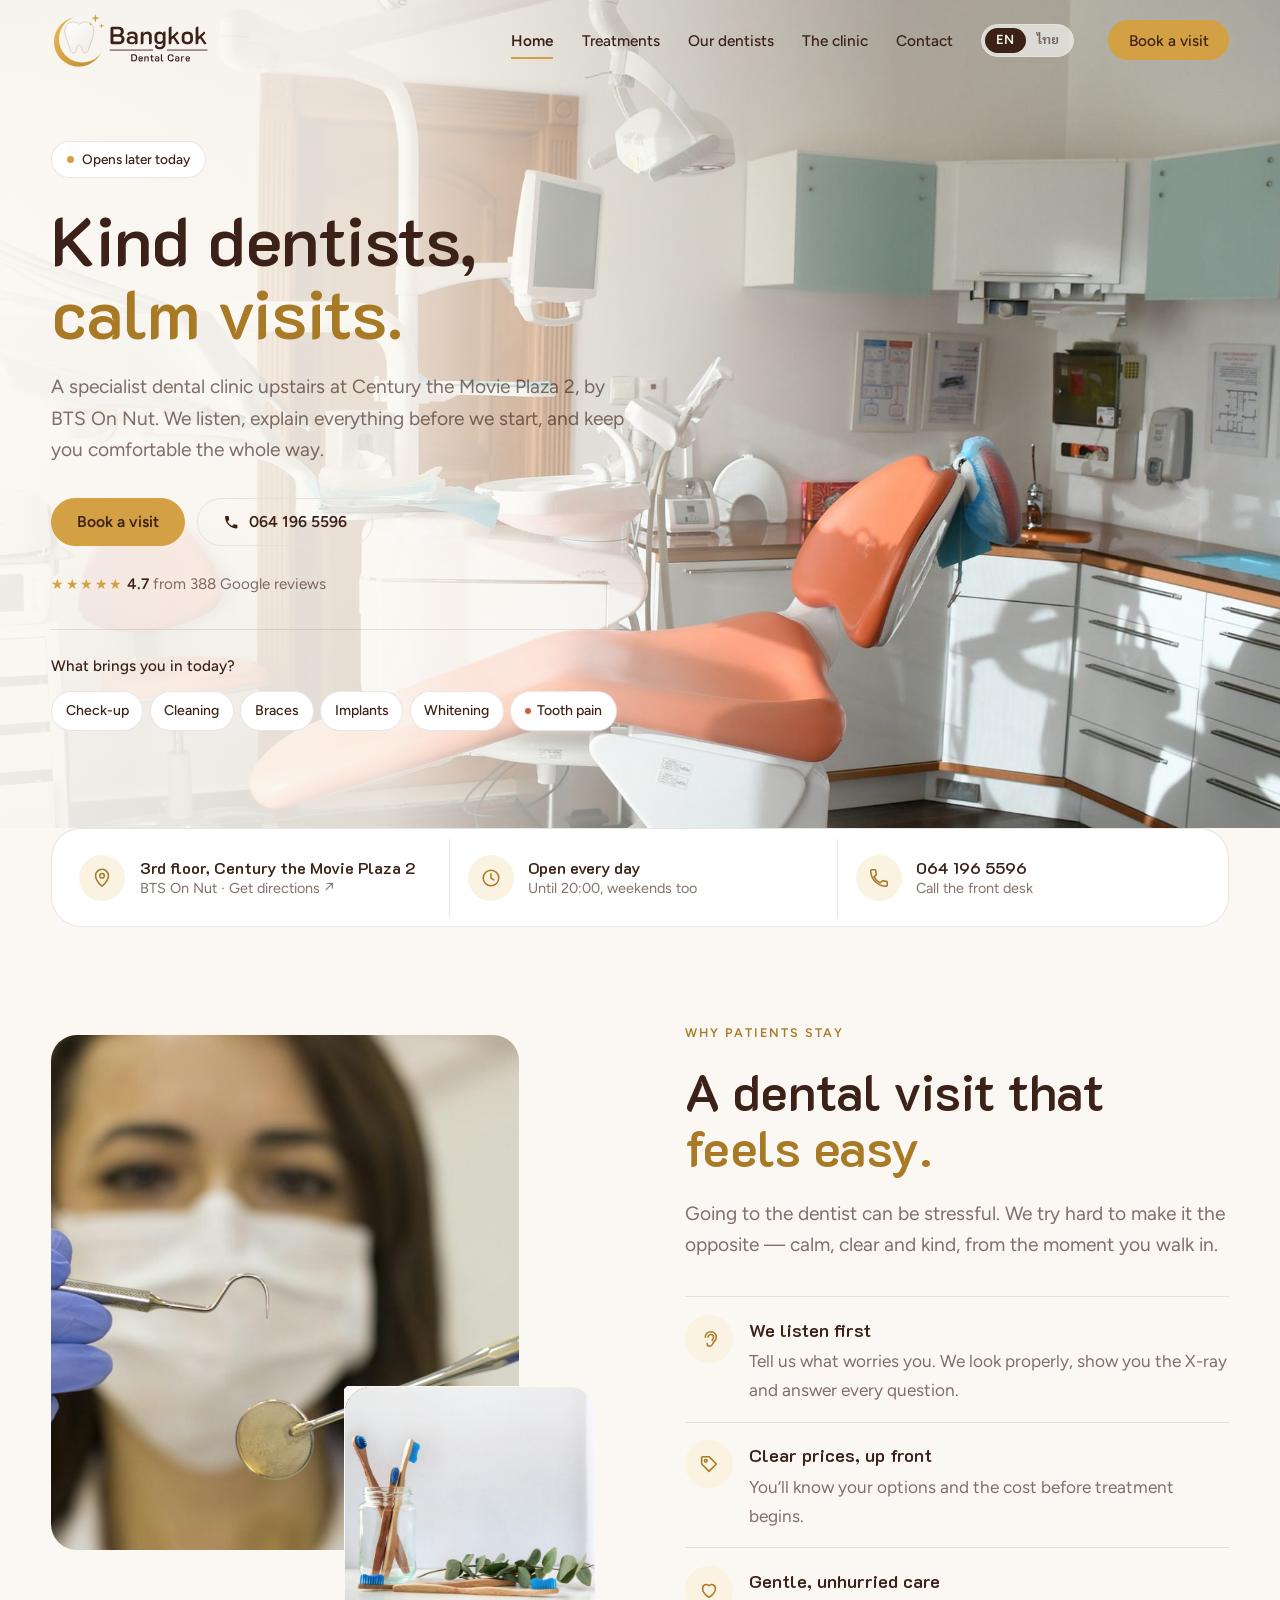
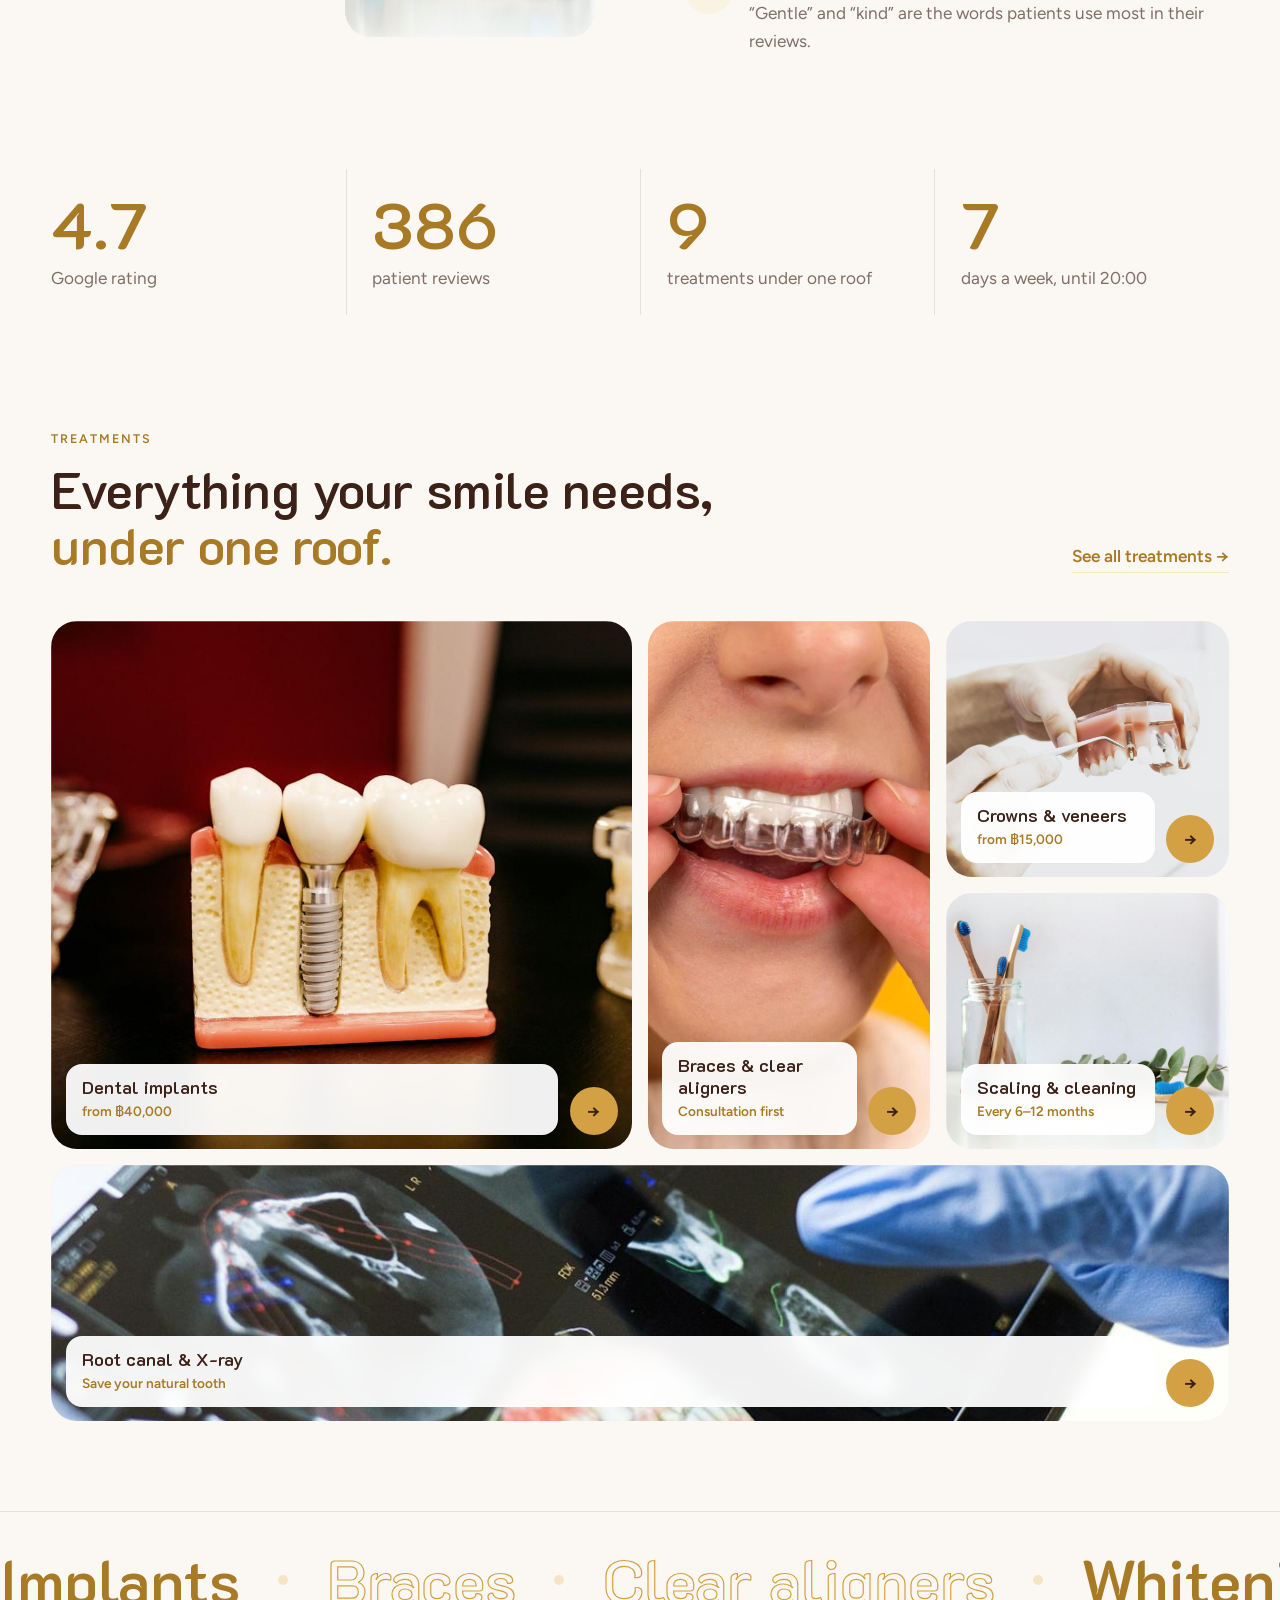
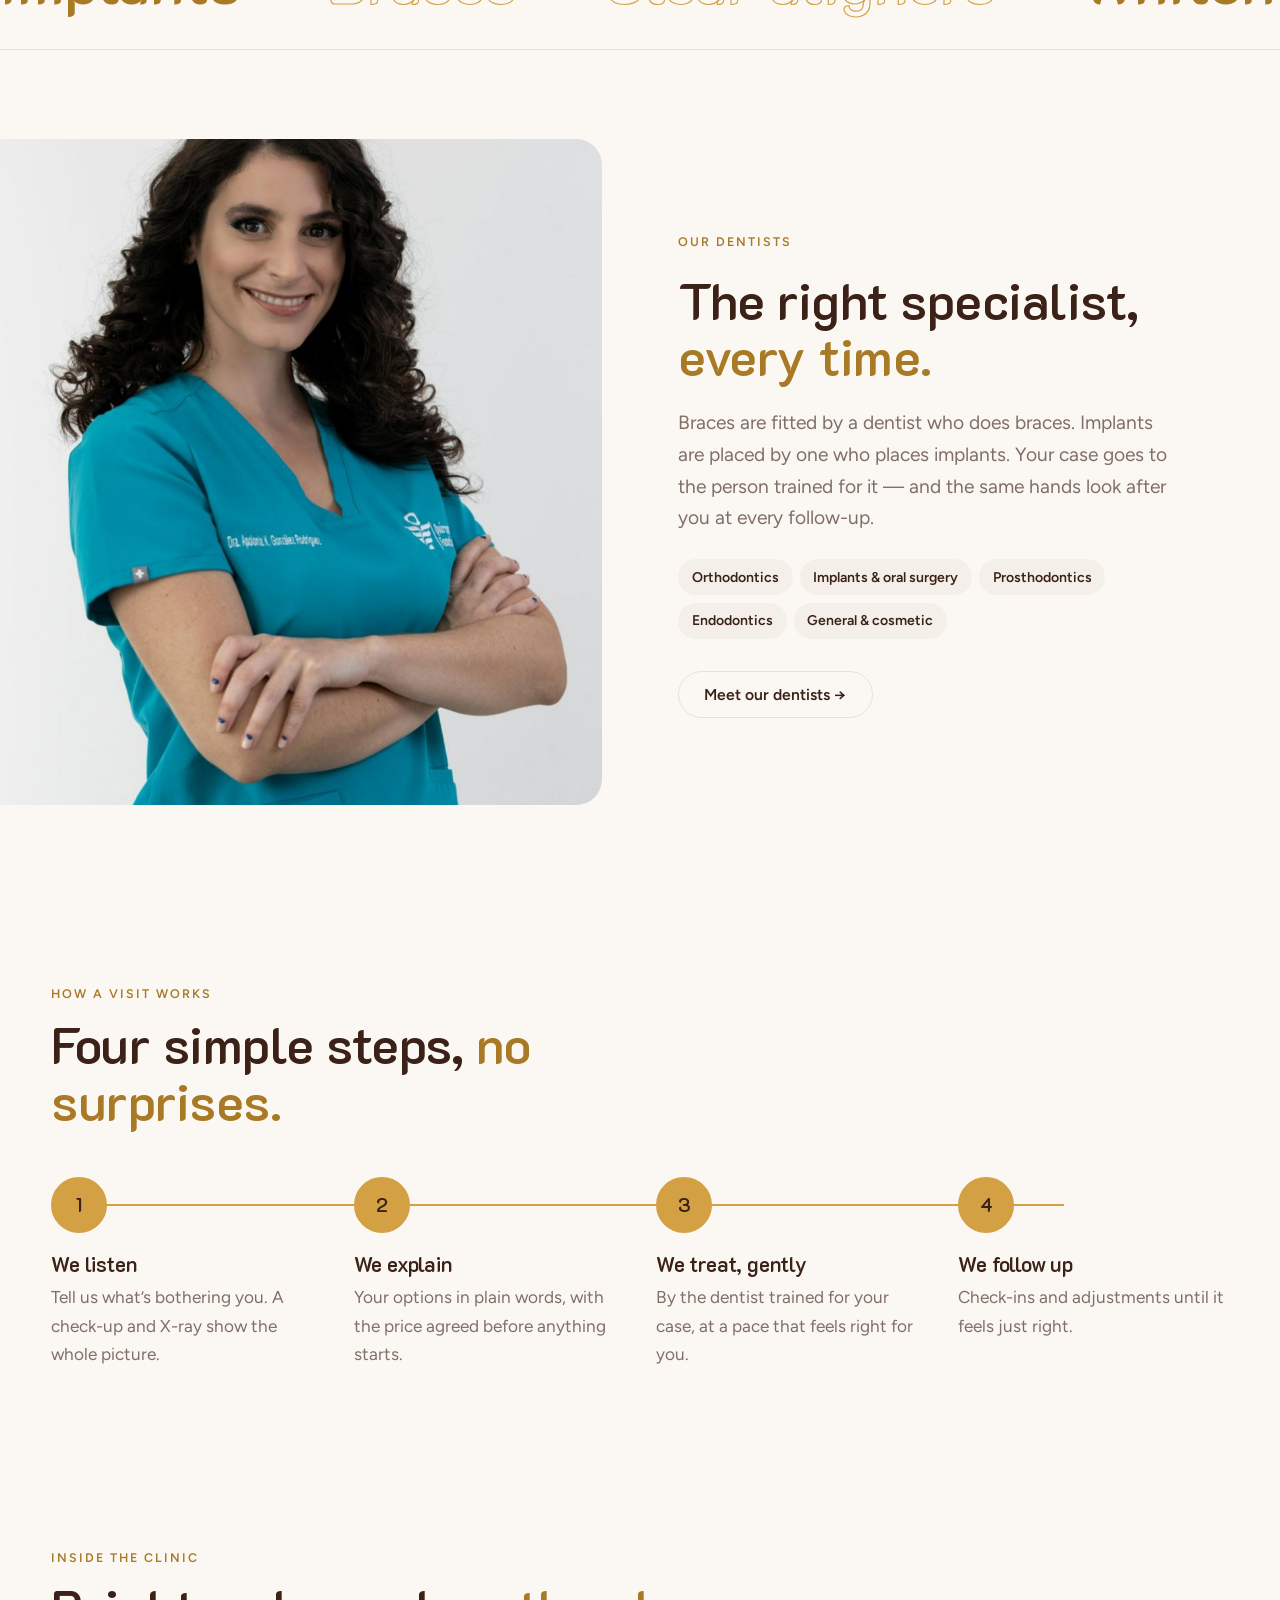
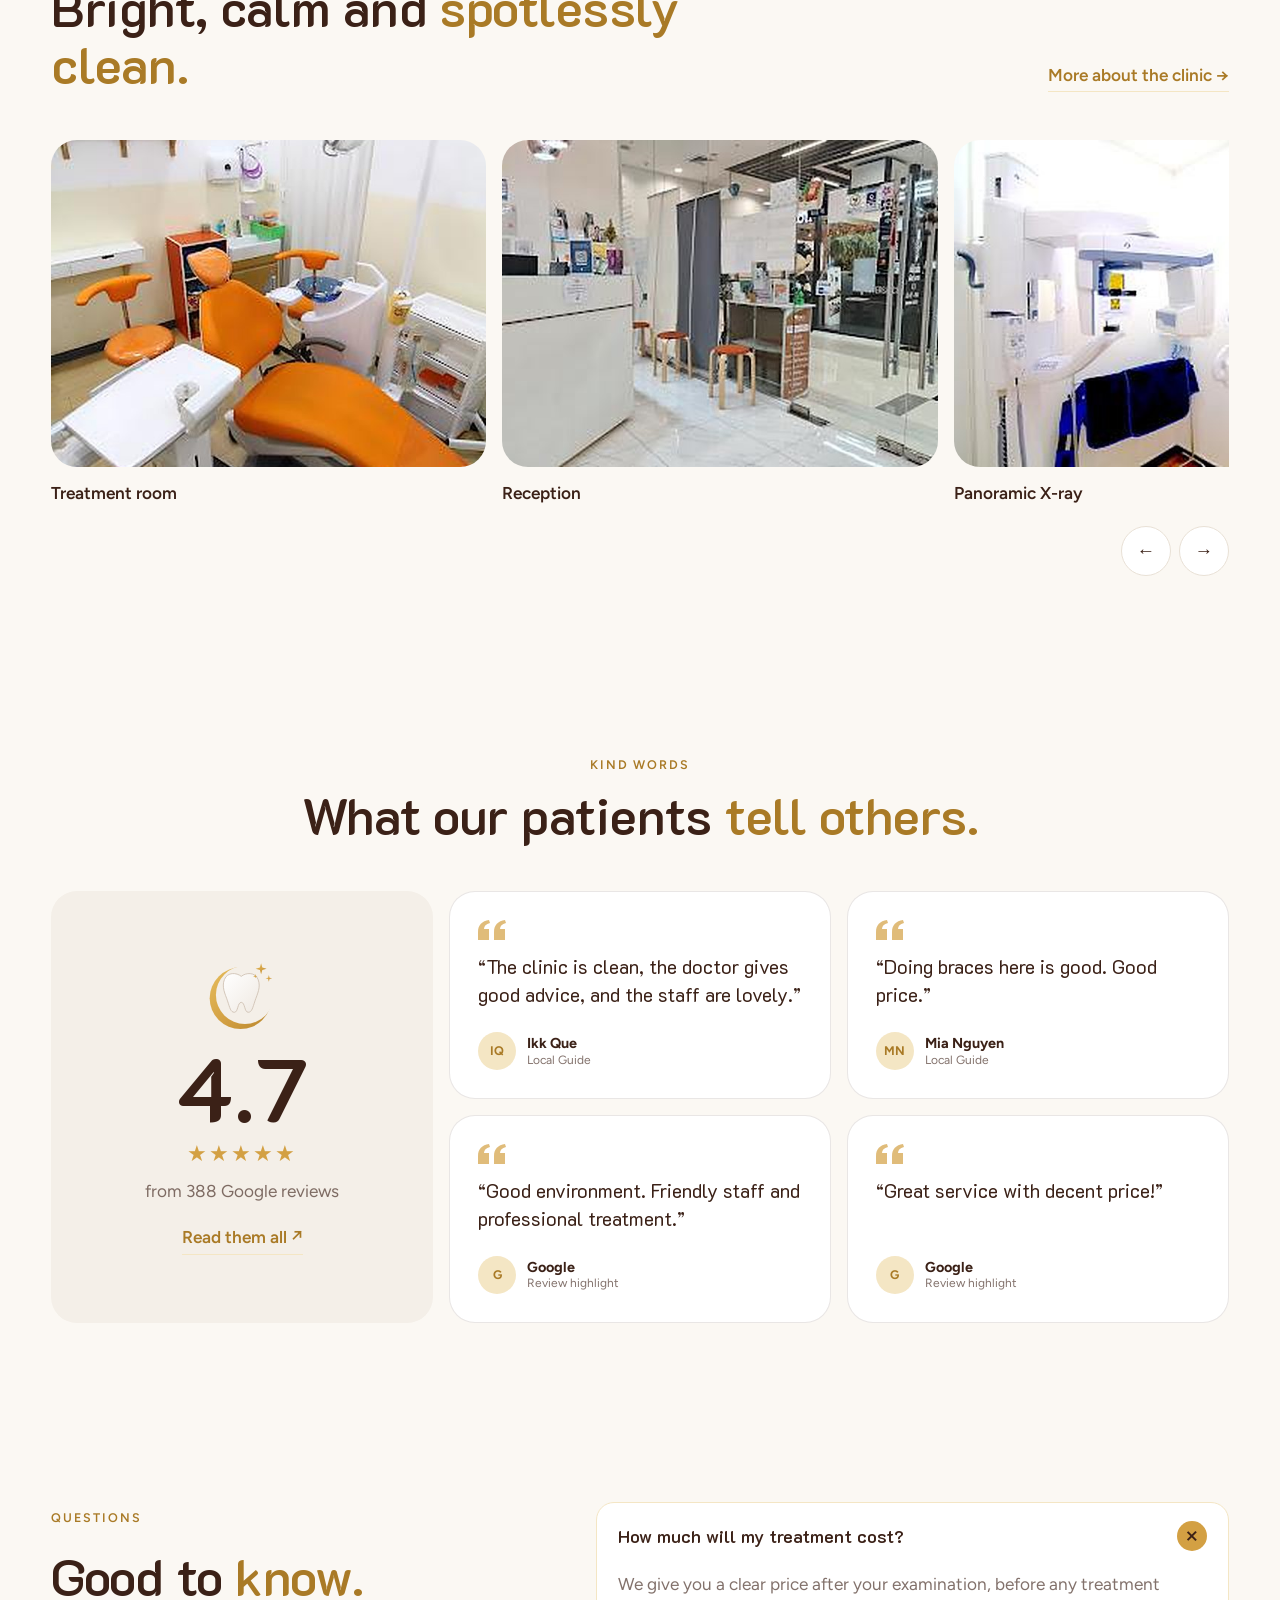
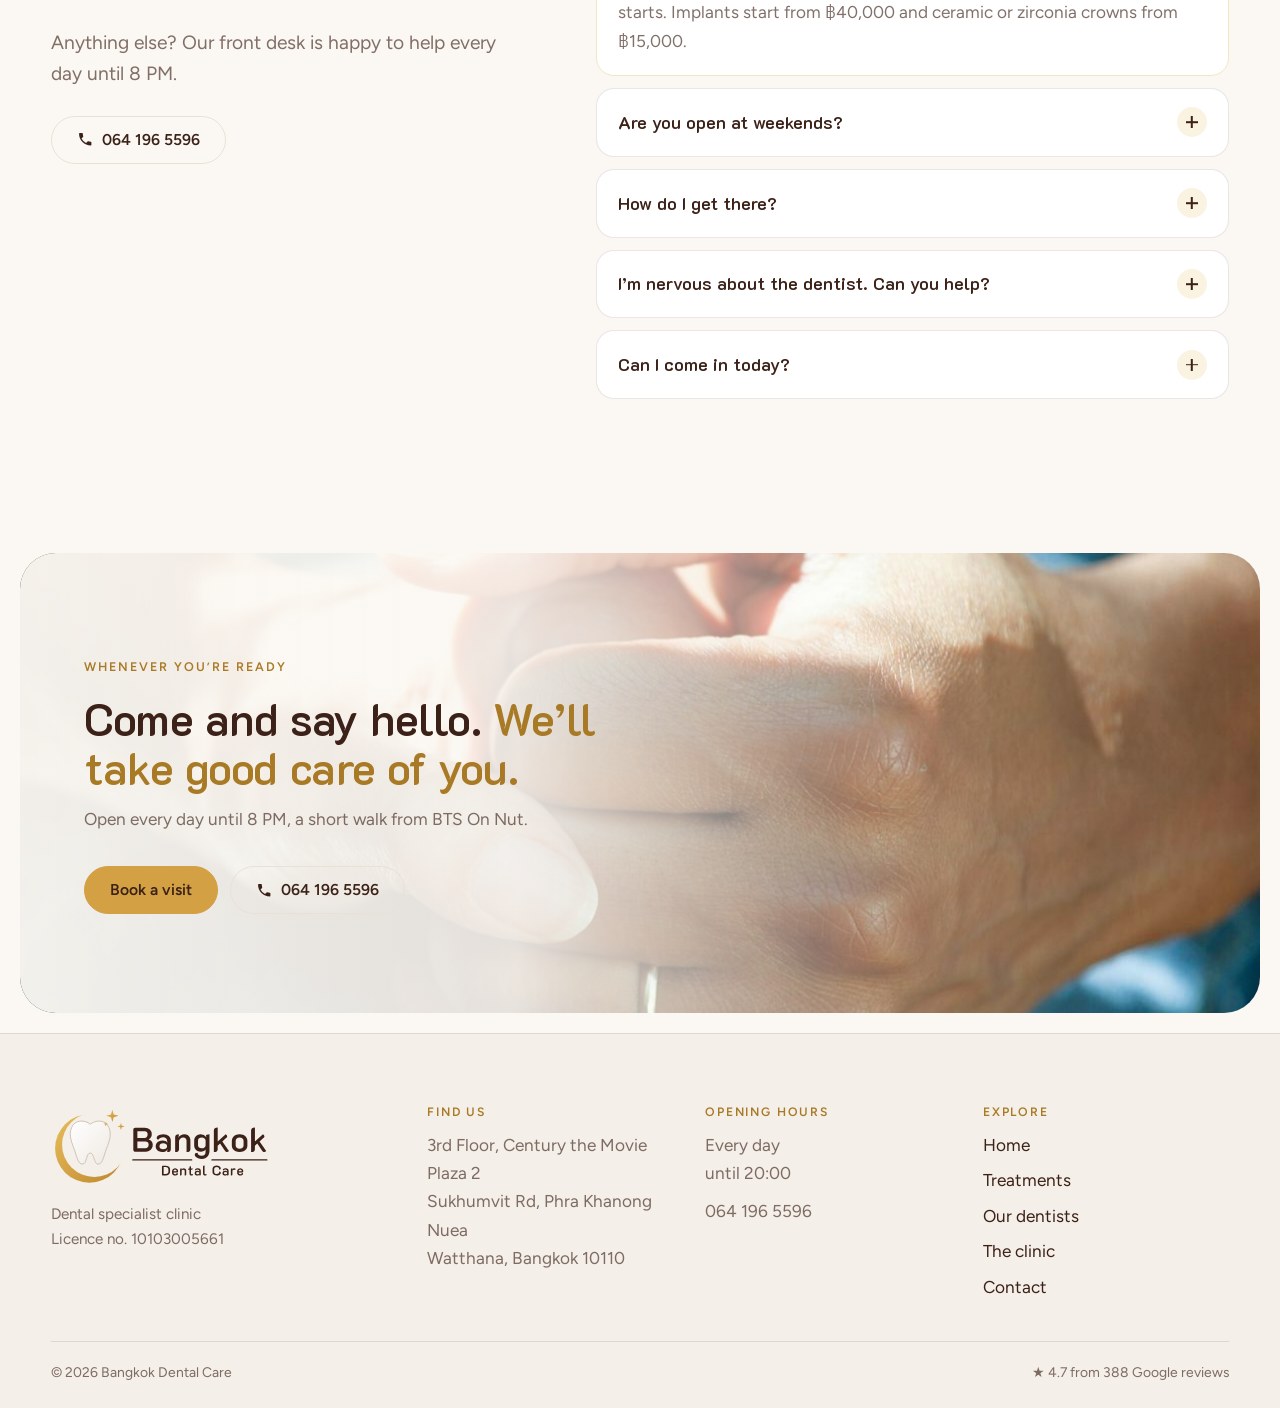
<file: index.html>
<!doctype html>
<html lang="en" class="no-js">
<head>
  <meta charset="utf-8" />
  <meta name="viewport" content="width=device-width, initial-scale=1" />
  <title>Bangkok Dental Care · Kind, specialist dental care at BTS On Nut</title>
  <meta name="description" content="A friendly specialist dental clinic on the 3rd floor of Century the Movie Plaza 2, BTS On Nut. Braces, aligners, implants, crowns, root canal, veneers and whitening. Rated 4.7 from 388 Google reviews." />
  <meta name="theme-color" content="#fbf8f3" />
  <link rel="alternate" hreflang="en" href="/" />
  <link rel="alternate" hreflang="th" href="/th/" />
  <link rel="alternate" hreflang="x-default" href="/" />
  <meta property="og:title" content="Bangkok Dental Care · Kind, specialist dental care at BTS On Nut" />
  <meta property="og:description" content="A friendly specialist dental clinic on the 3rd floor of Century the Movie Plaza 2, BTS On Nut. Braces, aligners, implants, crowns, root canal, veneers and whitening. Rated 4.7 from 388 Google reviews." />
  <meta property="og:locale" content="en_US" />
  <meta property="og:image" content="images/storefront.jpg" />
  <link rel="icon" href="images/logo-mark.svg" type="image/svg+xml" />

  <link rel="preconnect" href="https://fonts.googleapis.com" />
  <link rel="preconnect" href="https://fonts.gstatic.com" crossorigin />
  <link href="https://fonts.googleapis.com/css2?family=K2D:wght@400;500;600;700&family=Figtree:wght@400;500;600&family=IBM+Plex+Sans+Thai+Looped:wght@400;500;600&display=swap" rel="stylesheet" />
  <link rel="stylesheet" href="styles.css" />
  <script type="application/ld+json">
  {
    "@context": "https://schema.org",
    "@type": "Dentist",
    "name": "Bangkok Dental Care",
    "alternateName": "คลินิกทันตกรรมบางกอกเดนทัลแคร์",
    "image": "images/storefront.jpg",
    "logo": "images/logo.svg",
    "telephone": "+66641965596",
    "address": {
      "@type": "PostalAddress",
      "streetAddress": "3rd Floor, Century the Movie Plaza 2, Sukhumvit Rd",
      "addressLocality": "Phra Khanong Nuea, Watthana",
      "addressRegion": "Bangkok",
      "postalCode": "10110",
      "addressCountry": "TH"
    },
    "geo": { "@type": "GeoCoordinates", "latitude": 13.7054644, "longitude": 100.6012453 },
    "openingHoursSpecification": [{
      "@type": "OpeningHoursSpecification",
      "dayOfWeek": ["Monday","Tuesday","Wednesday","Thursday","Friday","Saturday","Sunday"],
      "closes": "20:00"
    }],
    "aggregateRating": { "@type": "AggregateRating", "ratingValue": "4.7", "reviewCount": "388" }
  }
  </script>
</head>
<body>
  <a class="skip" href="#main">Skip to content</a>

  <svg width="0" height="0" style="position:absolute" aria-hidden="true">
    <defs>
      <symbol id="spark" viewBox="-1 -1 2 2"><path d="M0 -1L.22 -.22L1 0L.22 .22L0 1L-.22 .22L-1 0L-.22 -.22Z" /></symbol>
    </defs>
  </svg>

  <header class="nav nav--over" data-nav>
    <a class="logo" href="index.html" aria-label="Bangkok Dental Care — home">
      <img class="logo__dark" src="images/logo.svg" alt="Bangkok Dental Care" width="578" height="196" />
    </a>
    <button class="nav__toggle" type="button" aria-expanded="false" aria-controls="site-menu" data-nav-toggle>
      <span class="sr-only">Menu</span><span class="nav__bars" aria-hidden="true"></span>
    </button>
    <nav class="nav__links" id="site-menu" aria-label="Primary">
      <a href="index.html" aria-current="page">Home</a>
      <a href="treatments.html">Treatments</a>
      <a href="dentists.html">Our dentists</a>
      <a href="clinic.html">The clinic</a>
      <a href="contact.html">Contact</a>
      <span class="lang" role="group" aria-label="Language">
        <a href="index.html" hreflang="en" lang="en" aria-current="true">EN</a>
        <a href="th/index.html" hreflang="th" lang="th">ไทย</a>
      </span>
      <a class="btn btn--small nav__cta" href="contact.html#book">Book a visit</a>
    </nav>
  </header>

  <main id="main">
    <section class="hero">
      <picture class="hero__bg">
        <source media="(max-width: 860px)" srcset="images/hero-mobile.jpg" />
        <img src="images/hero.jpg" alt="" width="2560" height="1200" fetchpriority="high" />
      </picture>
      <div class="hero__inner">
        <div class="hero__copy">
          <p class="pill reveal" style="--d:0"><span class="pill__dot" aria-hidden="true"></span><span data-open-status>Open every day · until 8 PM</span></p>
          <h1 class="reveal" style="--d:1">Kind dentists,<br /><em>calm visits.</em></h1>
          <p class="lede reveal" style="--d:2">A specialist dental clinic upstairs at Century the Movie Plaza&nbsp;2, by BTS&nbsp;On&nbsp;Nut. We listen, explain everything before we start, and keep you comfortable the whole way.</p>
          <div class="actions reveal" style="--d:3">
            <a class="btn" href="contact.html#book">Book a visit</a>
            <a class="btn btn--line" href="tel:+66641965596"><svg class="i" viewBox="0 0 24 24" aria-hidden="true"><path d="M6.6 10.8a15.1 15.1 0 0 0 6.6 6.6l2.2-2.2a1 1 0 0 1 1-.25 11.4 11.4 0 0 0 3.6.57 1 1 0 0 1 1 1V20a1 1 0 0 1-1 1A17 17 0 0 1 3 4a1 1 0 0 1 1-1h3.5a1 1 0 0 1 1 1c0 1.25.2 2.45.57 3.57a1 1 0 0 1-.25 1z"/></svg> 064 196 5596</a>
          </div>
          <p class="rating reveal" style="--d:4"><span class="stars" aria-hidden="true">★★★★★</span> <b>4.7</b> from 388 Google reviews</p>
          <div class="ask reveal" style="--d:4">
            <p class="ask__q">What brings you in today?</p>
            <ul class="ask__list">
                <li><a href="contact.html?service=checkup#book">Check-up</a></li>
              <li><a href="contact.html?service=cleaning#book">Cleaning</a></li>
              <li><a href="contact.html?service=braces#book">Braces</a></li>
              <li><a href="contact.html?service=implant#book">Implants</a></li>
              <li><a href="contact.html?service=whitening#book">Whitening</a></li>
              <li><a class="ask__urgent" href="contact.html?service=pain#book">Tooth pain</a></li>
            </ul>
          </div>
        </div>
      </div>
    </section>

    <ul class="glance reveal" style="--d:5" aria-label="Clinic at a glance">
      <li>
        <span class="glance__icon" aria-hidden="true"><svg viewBox="0 0 24 24"><path d="M12 21s-7-6.2-7-11.5A7 7 0 0 1 19 9.5C19 14.8 12 21 12 21z"/><circle cx="12" cy="9.5" r="2.5"/></svg></span>
        <span><b>3rd floor, Century the Movie Plaza 2</b><a href="https://www.google.com/maps/dir/?api=1&destination=13.7054644,100.6012453" target="_blank" rel="noopener">BTS On Nut · Get directions ↗</a></span>
      </li>
      <li>
        <span class="glance__icon" aria-hidden="true"><svg viewBox="0 0 24 24"><circle cx="12" cy="12" r="8.5"/><path d="M12 7.5V12l3 2"/></svg></span>
        <span><b>Open every day</b><span>Until 20:00, weekends too</span></span>
      </li>
      <li>
        <span class="glance__icon" aria-hidden="true"><svg viewBox="0 0 24 24"><path d="M6.6 10.8a15.1 15.1 0 0 0 6.6 6.6l2.2-2.2a1 1 0 0 1 1-.25 11.4 11.4 0 0 0 3.6.57 1 1 0 0 1 1 1V20a1 1 0 0 1-1 1A17 17 0 0 1 3 4a1 1 0 0 1 1-1h3.5a1 1 0 0 1 1 1c0 1.25.2 2.45.57 3.57a1 1 0 0 1-.25 1z"/></svg></span>
        <span><b>064 196 5596</b><a href="tel:+66641965596">Call the front desk</a></span>
      </li>
    </ul>


    <section class="section intro">
      <div class="intro__media">
        <figure class="frame frame--main img-reveal"><img data-parallax="0.06" src="images/photos/dentist-tools.jpg" alt="A dentist ready to begin a check-up" loading="lazy" /></figure>
        <figure class="frame frame--side img-reveal" style="--d:2"><img data-parallax="-0.05" src="images/photos/toothbrushes.jpg" alt="" loading="lazy" /></figure>
      </div>
      <div class="intro__copy">
        <p class="eyebrow reveal-on-scroll">Why patients stay</p>
        <h2 class="reveal-on-scroll">A dental visit that <em>feels easy.</em></h2>
        <p class="lede reveal-on-scroll">Going to the dentist can be stressful. We try hard to make it the opposite — calm, clear and kind, from the moment you walk in.</p>
        <ul class="points">
          <li class="point reveal-on-scroll">
            <span class="point__icon" aria-hidden="true"><svg viewBox="0 0 24 24"><path d="M8 10a6 6 0 1 1 12 0c0 3-2 4-3 5.5S15.5 20 13 20a3 3 0 0 1-3-3"/><path d="M11 10a3 3 0 0 1 6 0c0 1.5-1.5 2-1.5 3.5"/></svg></span>
            <span><b>We listen first</b><span>Tell us what worries you. We look properly, show you the X-ray and answer every question.</span></span>
          </li>
          <li class="point reveal-on-scroll">
            <span class="point__icon" aria-hidden="true"><svg viewBox="0 0 24 24"><path d="M4 12V5a1 1 0 0 1 1-1h7l8 8-8 8z"/><circle cx="8.5" cy="8.5" r="1.5"/></svg></span>
            <span><b>Clear prices, up front</b><span>You’ll know your options and the cost before treatment begins.</span></span>
          </li>
          <li class="point reveal-on-scroll">
            <span class="point__icon" aria-hidden="true"><svg viewBox="0 0 24 24"><path d="M12 20s-7-4.4-7-10a4 4 0 0 1 7-2.6A4 4 0 0 1 19 10c0 5.6-7 10-7 10z"/></svg></span>
            <span><b>Gentle, unhurried care</b><span>“Gentle” and “kind” are the words patients use most in their reviews.</span></span>
          </li>
        </ul>
      </div>
    </section>


    <section class="stats" aria-label="Clinic in numbers">
      <div class="stat reveal-on-scroll"><b data-count="4.7" data-decimals="1">4.7</b><span>Google rating</span></div>
      <div class="stat reveal-on-scroll"><b data-count="388" data-decimals="0">388</b><span>patient reviews</span></div>
      <div class="stat reveal-on-scroll"><b data-count="9" data-decimals="0">9</b><span>treatments under one roof</span></div>
      <div class="stat reveal-on-scroll"><b data-count="7" data-decimals="0">7</b><span>days a week, until 20:00</span></div>
    </section>


    <section class="section services">
      <header class="head">
        <p class="eyebrow">Treatments</p>
        <h2>Everything your smile needs, <em>under one roof.</em></h2>
        <a class="link head__link" href="treatments.html">See all treatments →</a>
      </header>
      <div class="bento">
        <a class="tile tile--lg img-reveal" style="--d:0" href="treatments.html#implants">
          <img src="images/photos/implant-model.jpg" alt="" loading="lazy" />
          <span class="tile__label"><b>Dental implants</b><small>from ฿40,000</small></span>
          <span class="tile__go" aria-hidden="true">→</span>
        </a>
        <a class="tile tile--tall img-reveal" style="--d:1" href="treatments.html#braces">
          <img src="images/photos/aligners-smile.jpg" alt="" loading="lazy" />
          <span class="tile__label"><b>Braces &amp; clear aligners</b><small>Consultation first</small></span>
          <span class="tile__go" aria-hidden="true">→</span>
        </a>
        <a class="tile  img-reveal" style="--d:2" href="treatments.html#crowns">
          <img src="images/photos/dental-model.jpg" alt="" loading="lazy" />
          <span class="tile__label"><b>Crowns &amp; veneers</b><small>from ฿15,000</small></span>
          <span class="tile__go" aria-hidden="true">→</span>
        </a>
        <a class="tile  img-reveal" style="--d:3" href="treatments.html#scaling">
          <img src="images/photos/toothbrushes.jpg" alt="" loading="lazy" />
          <span class="tile__label"><b>Scaling &amp; cleaning</b><small>Every 6–12 months</small></span>
          <span class="tile__go" aria-hidden="true">→</span>
        </a>
        <a class="tile tile--wide img-reveal" style="--d:4" href="treatments.html#root-canal">
          <img src="images/photos/xray-tablet.jpg" alt="" loading="lazy" />
          <span class="tile__label"><b>Root canal &amp; X-ray</b><small>Save your natural tooth</small></span>
          <span class="tile__go" aria-hidden="true">→</span>
        </a>
      </div>
    </section>


    <div class="marquee" aria-hidden="true"><div class="marquee__track"><span>Implants</span><i></i><span>Braces</span><i></i><span>Clear aligners</span><i></i><span>Whitening</span><i></i><span>Veneers</span><i></i><span>Crowns</span><i></i><span>Root canal</span><i></i><span>Check-ups</span><i></i><span>Implants</span><i></i><span>Braces</span><i></i><span>Clear aligners</span><i></i><span>Whitening</span><i></i><span>Veneers</span><i></i><span>Crowns</span><i></i><span>Root canal</span><i></i><span>Check-ups</span><i></i></div></div>


    <section class="feature">
      <figure class="feature__media img-reveal"><img data-parallax="0.1" src="images/photos/team-smile.jpg" alt="A smiling member of a dental team" loading="lazy" /></figure>
      <div class="feature__copy">
        <p class="eyebrow reveal-on-scroll">Our dentists</p>
        <h2 class="reveal-on-scroll">The right specialist, <em>every time.</em></h2>
        <p class="lede reveal-on-scroll">Braces are fitted by a dentist who does braces. Implants are placed by one who places implants. Your case goes to the person trained for it — and the same hands look after you at every follow-up.</p>
        <ul class="tags reveal-on-scroll">
          <li>Orthodontics</li><li>Implants &amp; oral surgery</li><li>Prosthodontics</li><li>Endodontics</li><li>General &amp; cosmetic</li>
        </ul>
        <a class="btn btn--line reveal-on-scroll" href="dentists.html">Meet our dentists →</a>
      </div>
    </section>


    <section class="section">
      <header class="head">
        <p class="eyebrow">How a visit works</p>
        <h2>Four simple steps, <em>no surprises.</em></h2>
      </header>
      <ol class="journey">
        <li class="journey__line" aria-hidden="true"></li>
        <li class="journey__step" style="--i:0"><span class="journey__n">1</span><h3>We listen</h3><p>Tell us what’s bothering you. A check-up and X-ray show the whole picture.</p></li>
        <li class="journey__step" style="--i:1"><span class="journey__n">2</span><h3>We explain</h3><p>Your options in plain words, with the price agreed before anything starts.</p></li>
        <li class="journey__step" style="--i:2"><span class="journey__n">3</span><h3>We treat, gently</h3><p>By the dentist trained for your case, at a pace that feels right for you.</p></li>
        <li class="journey__step" style="--i:3"><span class="journey__n">4</span><h3>We follow up</h3><p>Check-ins and adjustments until it feels just right.</p></li>
      </ol>
    </section>


    <section class="section gallery-x">
      <header class="head">
        <p class="eyebrow">Inside the clinic</p>
        <h2>Bright, calm and <em>spotlessly clean.</em></h2>
        <a class="link head__link" href="clinic.html">More about the clinic →</a>
      </header>
      <div class="carousel" data-carousel>
        <div class="carousel__track" tabindex="0" aria-label="Clinic photos — scroll sideways">
        <figure class="slide"><img src="images/treatment-room.jpg" alt="Treatment room" loading="lazy" draggable="false" /><figcaption>Treatment room</figcaption></figure>
        <figure class="slide"><img src="images/reception.jpg" alt="Reception" loading="lazy" draggable="false" /><figcaption>Reception</figcaption></figure>
        <figure class="slide"><img src="images/xray.jpg" alt="Panoramic X-ray" loading="lazy" draggable="false" /><figcaption>Panoramic X-ray</figcaption></figure>
        <figure class="slide"><img src="images/sterilisation.jpg" alt="Autoclave sterilisation" loading="lazy" draggable="false" /><figcaption>Autoclave sterilisation</figcaption></figure>
        <figure class="slide"><img src="images/storefront.jpg" alt="Our front desk" loading="lazy" draggable="false" /><figcaption>Our front desk</figcaption></figure>
        <figure class="slide"><img src="images/implant-kit.jpg" alt="Implant surgical kit" loading="lazy" draggable="false" /><figcaption>Implant surgical kit</figcaption></figure>
        </div>
        <div class="carousel__nav">
          <button type="button" class="carousel__btn" data-prev aria-label="Previous photo">←</button>
          <button type="button" class="carousel__btn" data-next aria-label="Next photo">→</button>
        </div>
      </div>
    </section>


    <section class="section reviews">
      <header class="head head--center">
        <p class="eyebrow">Kind words</p>
        <h2>What our patients <em>tell others.</em></h2>
      </header>
      <div class="reviews__grid">
        <div class="score reveal-on-scroll">
          <img src="images/logo-mark.svg" alt="" width="72" height="72" loading="lazy" />
          <p class="score__n">4.7</p>
          <p class="stars" aria-label="4.7 out of 5 stars">★★★★★</p>
          <p class="score__l">from 388 Google reviews</p>
          <a class="link" href="https://www.google.com/maps/place/Bangkok+Dental+Care/@13.7054644,100.598665,17z/data=!4m8!3m7!1s0x30e29febcbc4d22b:0xd949c671bb64645d!8m2!3d13.7054644!4d100.6012453!9m1!1b1" target="_blank" rel="noopener">Read them all ↗</a>
        </div>
        <blockquote class="quote reveal-on-scroll" lang="en">
          <p>“The clinic is clean, the doctor gives good advice, and the staff are lovely.”</p>
          <footer><span class="avatar" aria-hidden="true">IQ</span><span><b>Ikk Que</b><small>Local Guide</small></span></footer>
        </blockquote>
        <blockquote class="quote reveal-on-scroll" lang="en">
          <p>“Doing braces here is good. Good price.”</p>
          <footer><span class="avatar" aria-hidden="true">MN</span><span><b>Mia Nguyen</b><small>Local Guide</small></span></footer>
        </blockquote>
        <blockquote class="quote reveal-on-scroll" lang="en">
          <p>“Good environment. Friendly staff and professional treatment.”</p>
          <footer><span class="avatar" aria-hidden="true">G</span><span><b>Google</b><small>Review highlight</small></span></footer>
        </blockquote>
        <blockquote class="quote reveal-on-scroll" lang="en">
          <p>“Great service with decent price!”</p>
          <footer><span class="avatar" aria-hidden="true">G</span><span><b>Google</b><small>Review highlight</small></span></footer>
        </blockquote>
      </div>
    </section>


    <section class="section faq">
      <div class="faq__intro">
        <p class="eyebrow reveal-on-scroll">Questions</p>
        <h2 class="reveal-on-scroll">Good to <em>know.</em></h2>
        <p class="lede reveal-on-scroll">Anything else? Our front desk is happy to help every day until 8 PM.</p>
        <a class="btn btn--line reveal-on-scroll" href="tel:+66641965596"><svg class="i" viewBox="0 0 24 24" aria-hidden="true"><path d="M6.6 10.8a15.1 15.1 0 0 0 6.6 6.6l2.2-2.2a1 1 0 0 1 1-.25 11.4 11.4 0 0 0 3.6.57 1 1 0 0 1 1 1V20a1 1 0 0 1-1 1A17 17 0 0 1 3 4a1 1 0 0 1 1-1h3.5a1 1 0 0 1 1 1c0 1.25.2 2.45.57 3.57a1 1 0 0 1-.25 1z"/></svg> 064 196 5596</a>
      </div>
      <div class="faq__list">
        <details class="qa reveal-on-scroll" open>
          <summary>How much will my treatment cost?<span class="qa__icon" aria-hidden="true"></span></summary>
          <div class="qa__a"><p>We give you a clear price after your examination, before any treatment starts. Implants start from ฿40,000 and ceramic or zirconia crowns from ฿15,000.</p></div>
        </details>
        <details class="qa reveal-on-scroll">
          <summary>Are you open at weekends?<span class="qa__icon" aria-hidden="true"></span></summary>
          <div class="qa__a"><p>Yes — we’re open every day, including Saturday and Sunday, until 20:00.</p></div>
        </details>
        <details class="qa reveal-on-scroll">
          <summary>How do I get there?<span class="qa__icon" aria-hidden="true"></span></summary>
          <div class="qa__a"><p>From BTS On Nut, walk into Century the Movie Plaza 2 and take the escalator to the 3rd floor.</p></div>
        </details>
        <details class="qa reveal-on-scroll">
          <summary>I’m nervous about the dentist. Can you help?<span class="qa__icon" aria-hidden="true"></span></summary>
          <div class="qa__a"><p>Tell us when you book or arrive. We’ll explain each step before we start and go at a pace that feels right for you.</p></div>
        </details>
        <details class="qa reveal-on-scroll">
          <summary>Can I come in today?<span class="qa__icon" aria-hidden="true"></span></summary>
          <div class="qa__a"><p>Call 064 196 5596 and we’ll check for a free slot. If you’re in pain, tell us — we’ll do our best to see you soon.</p></div>
        </details>
      </div>
    </section>

  </main>

  <section class="cta">
    <div class="cta__inner img-reveal">
      <img class="cta__bg" data-parallax="0.08" src="images/photos/caring-hands.jpg" alt="" loading="lazy" />
      <div class="cta__copy">
        <p class="eyebrow">Whenever you’re ready</p>
        <h2>Come and say hello. <em>We’ll take good care of you.</em></h2>
        <p>Open every day until 8 PM, a short walk from BTS On Nut.</p>
        <div class="actions">
          <a class="btn" href="contact.html#book">Book a visit</a>
          <a class="btn btn--line" href="tel:+66641965596"><svg class="i" viewBox="0 0 24 24" aria-hidden="true"><path d="M6.6 10.8a15.1 15.1 0 0 0 6.6 6.6l2.2-2.2a1 1 0 0 1 1-.25 11.4 11.4 0 0 0 3.6.57 1 1 0 0 1 1 1V20a1 1 0 0 1-1 1A17 17 0 0 1 3 4a1 1 0 0 1 1-1h3.5a1 1 0 0 1 1 1c0 1.25.2 2.45.57 3.57a1 1 0 0 1-.25 1z"/></svg> 064 196 5596</a>
        </div>
      </div>
    </div>
  </section>

  <footer class="footer">
    <div class="footer__grid">
      <div class="footer__brand">
        <img src="images/logo.svg" alt="Bangkok Dental Care" width="578" height="196" loading="lazy" />
        <p>Dental specialist clinic<br />Licence no. 10103005661</p>
      </div>
      <div>
        <h3>Find us</h3>
        <p>3rd Floor, Century the Movie Plaza 2<br />Sukhumvit Rd, Phra Khanong Nuea<br />Watthana, Bangkok 10110</p>
      </div>
      <div>
        <h3>Opening hours</h3>
        <p>Every day<br />until 20:00</p>
        <p><a href="tel:+66641965596">064 196 5596</a></p>
      </div>
      <div>
        <h3>Explore</h3>
        <ul>
          <li><a href="index.html">Home</a></li>
          <li><a href="treatments.html">Treatments</a></li>
          <li><a href="dentists.html">Our dentists</a></li>
          <li><a href="clinic.html">The clinic</a></li>
          <li><a href="contact.html">Contact</a></li>
        </ul>
      </div>
    </div>
    <div class="footer__row">
      <span>© <span data-year>2026</span> Bangkok Dental Care</span>
      <a href="https://www.google.com/maps/place/Bangkok+Dental+Care/@13.7054644,100.598665,17z/data=!4m8!3m7!1s0x30e29febcbc4d22b:0xd949c671bb64645d!8m2!3d13.7054644!4d100.6012453!9m1!1b1" target="_blank" rel="noopener">★ 4.7 from 388 Google reviews</a>
    </div>
  </footer>

  <a class="fab" href="tel:+66641965596" aria-label="Call the clinic">
    <svg viewBox="0 0 24 24" aria-hidden="true"><path d="M6.6 10.8a15.1 15.1 0 0 0 6.6 6.6l2.2-2.2a1 1 0 0 1 1-.25 11.4 11.4 0 0 0 3.6.57 1 1 0 0 1 1 1V20a1 1 0 0 1-1 1A17 17 0 0 1 3 4a1 1 0 0 1 1-1h3.5a1 1 0 0 1 1 1c0 1.25.2 2.45.57 3.57a1 1 0 0 1-.25 1z"/></svg>
  </a>

  <script src="script.js" defer></script>
</body>
</html>
</file>
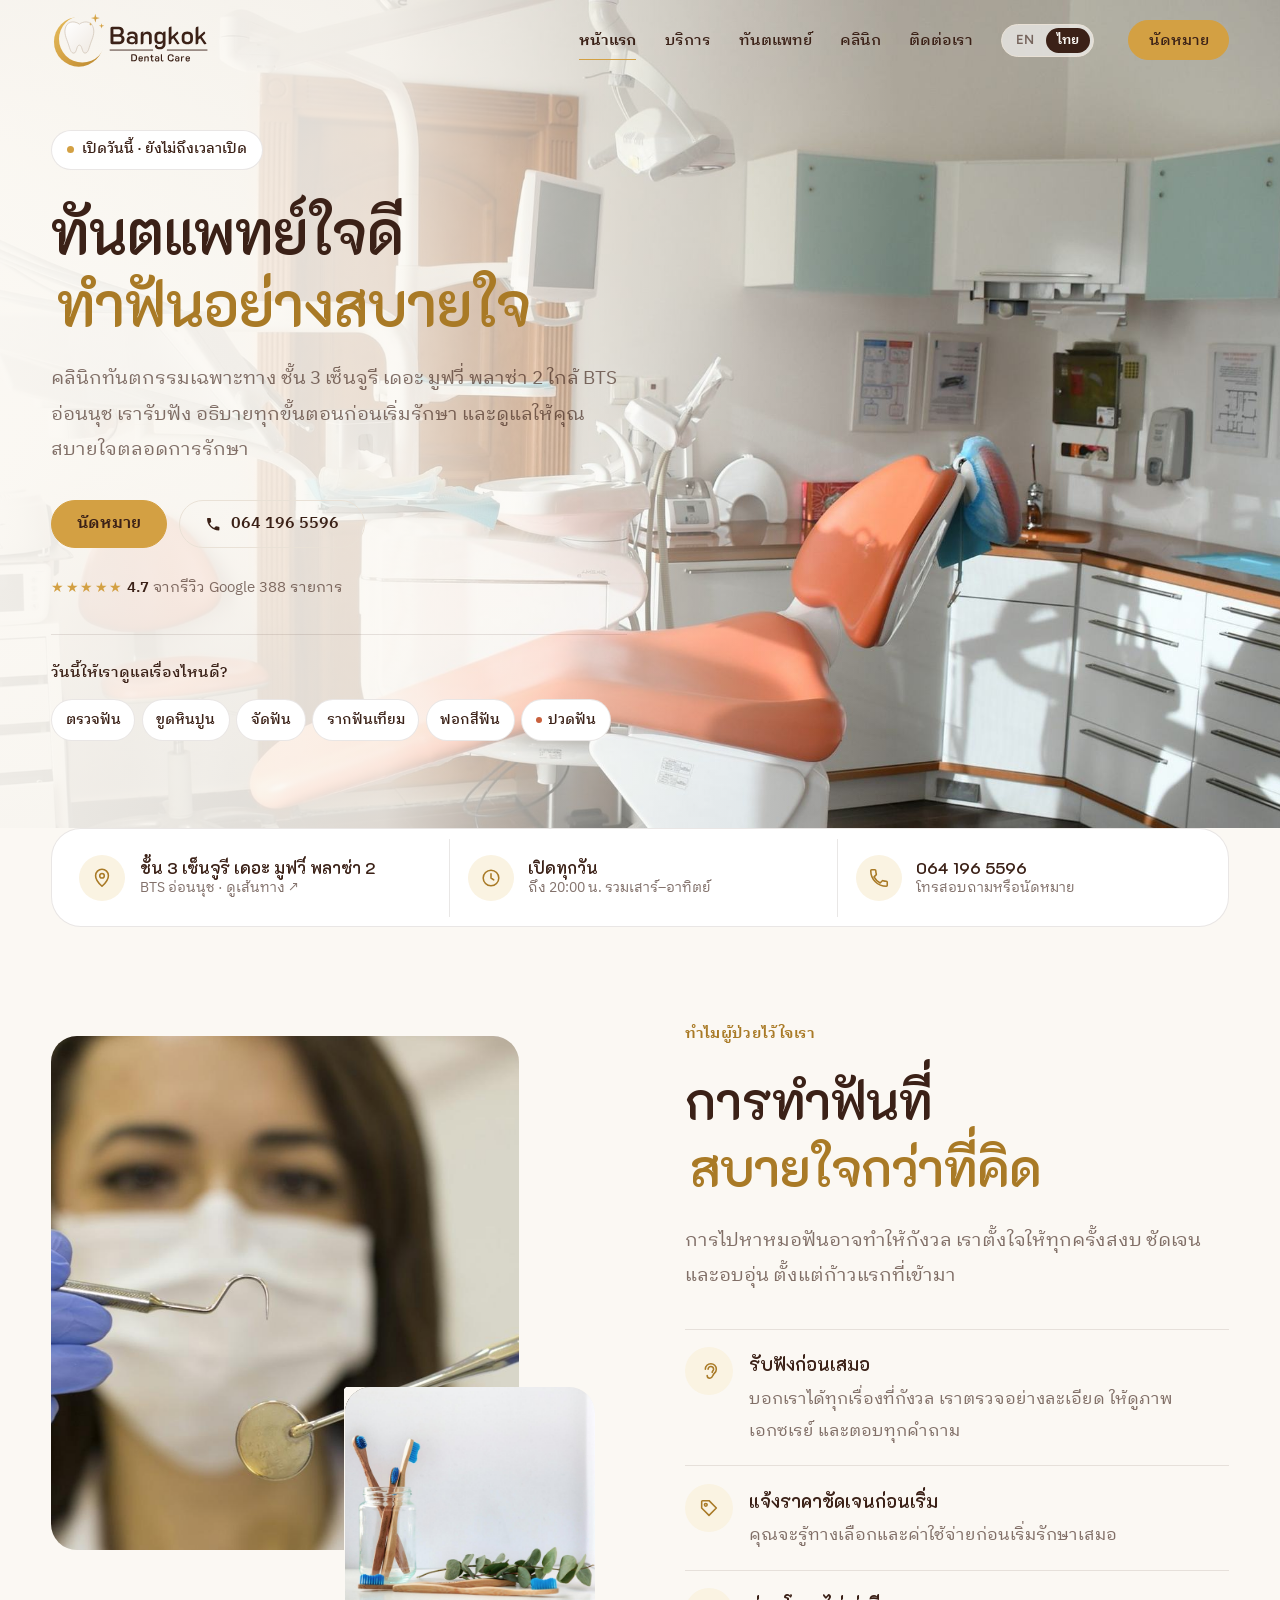
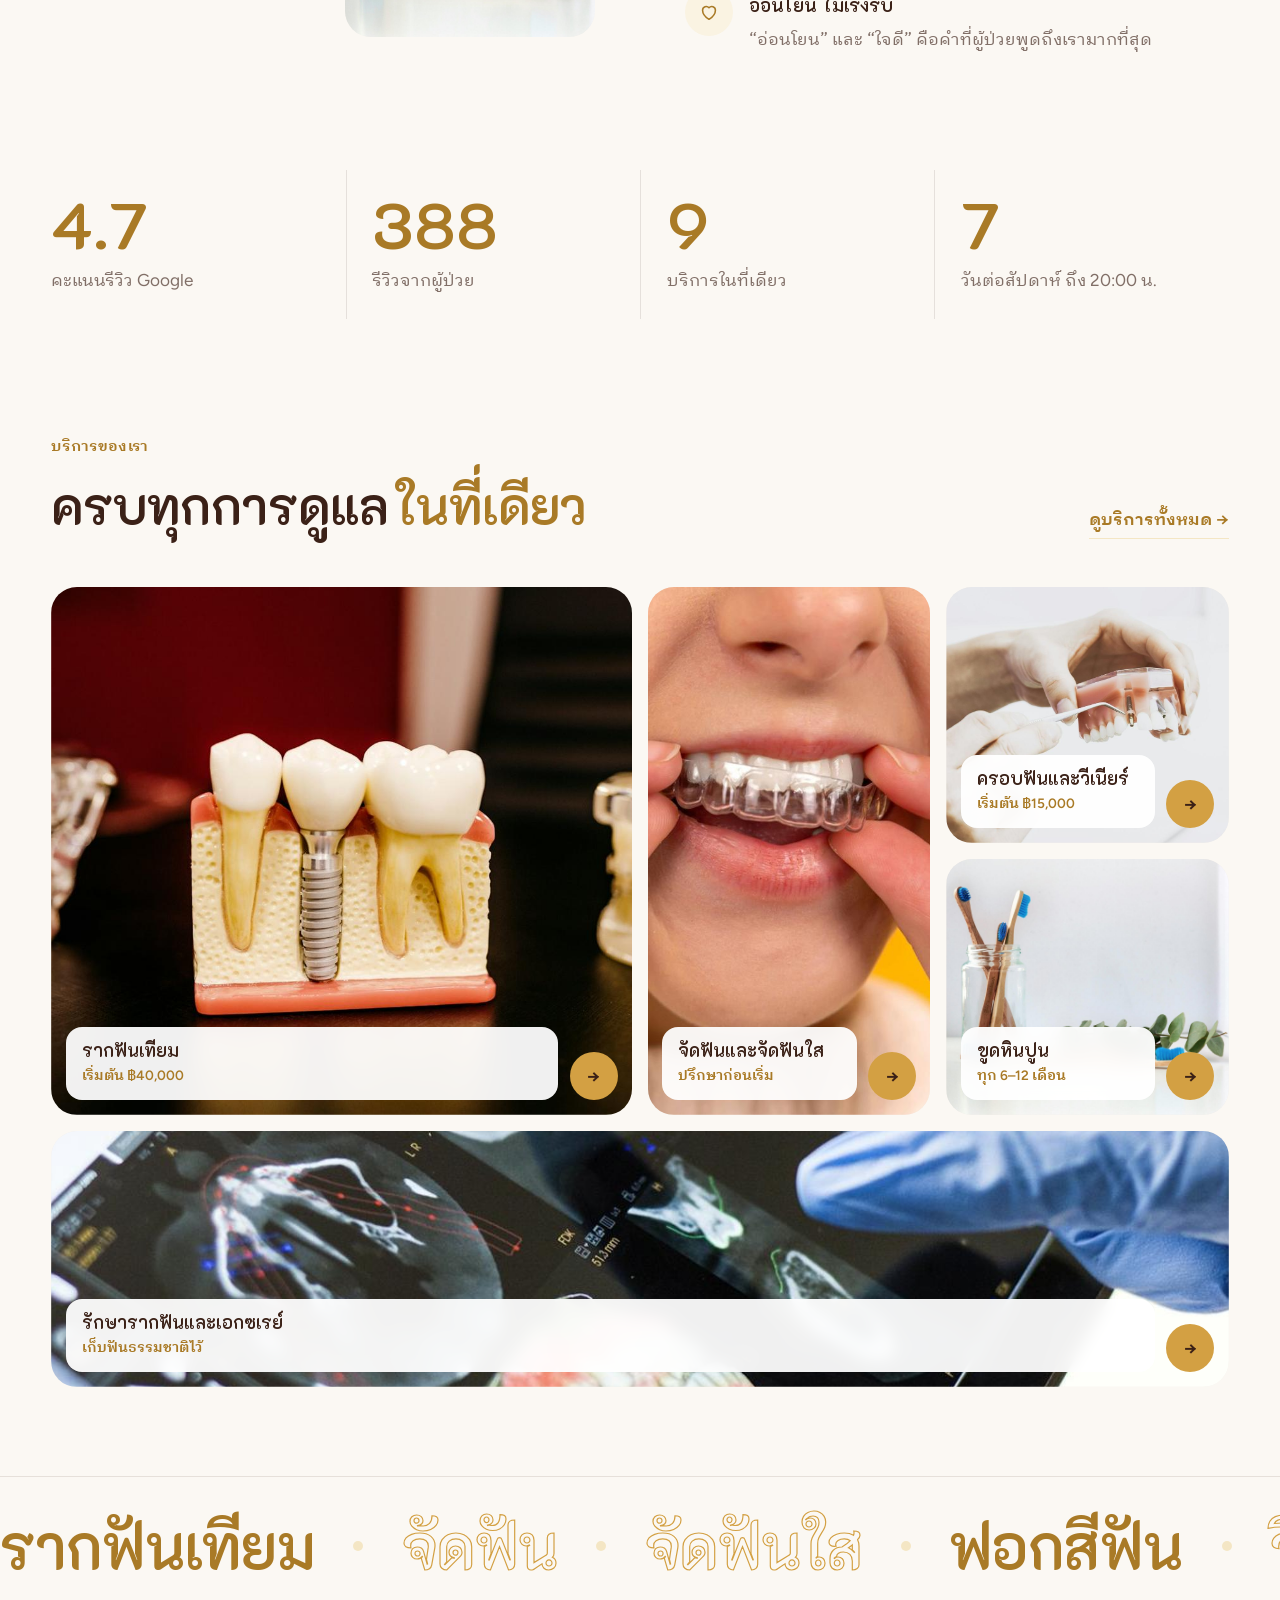
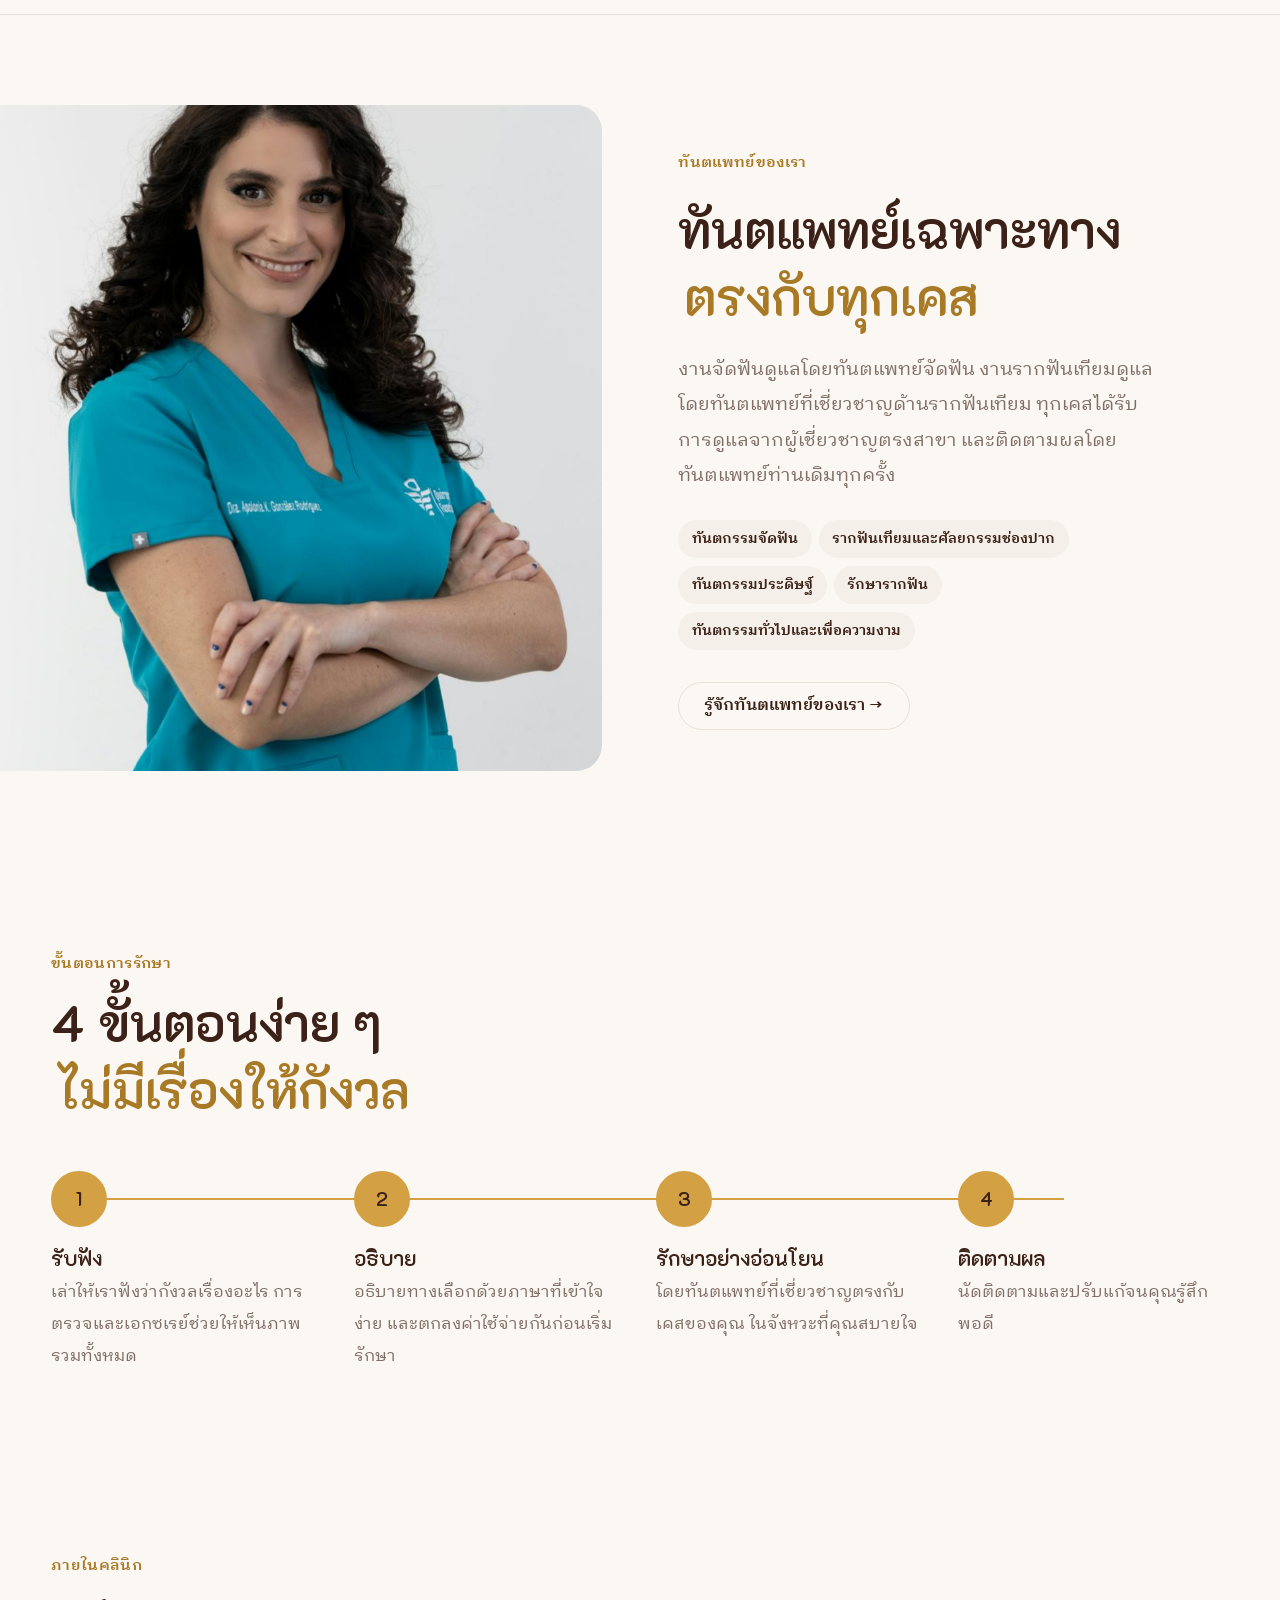
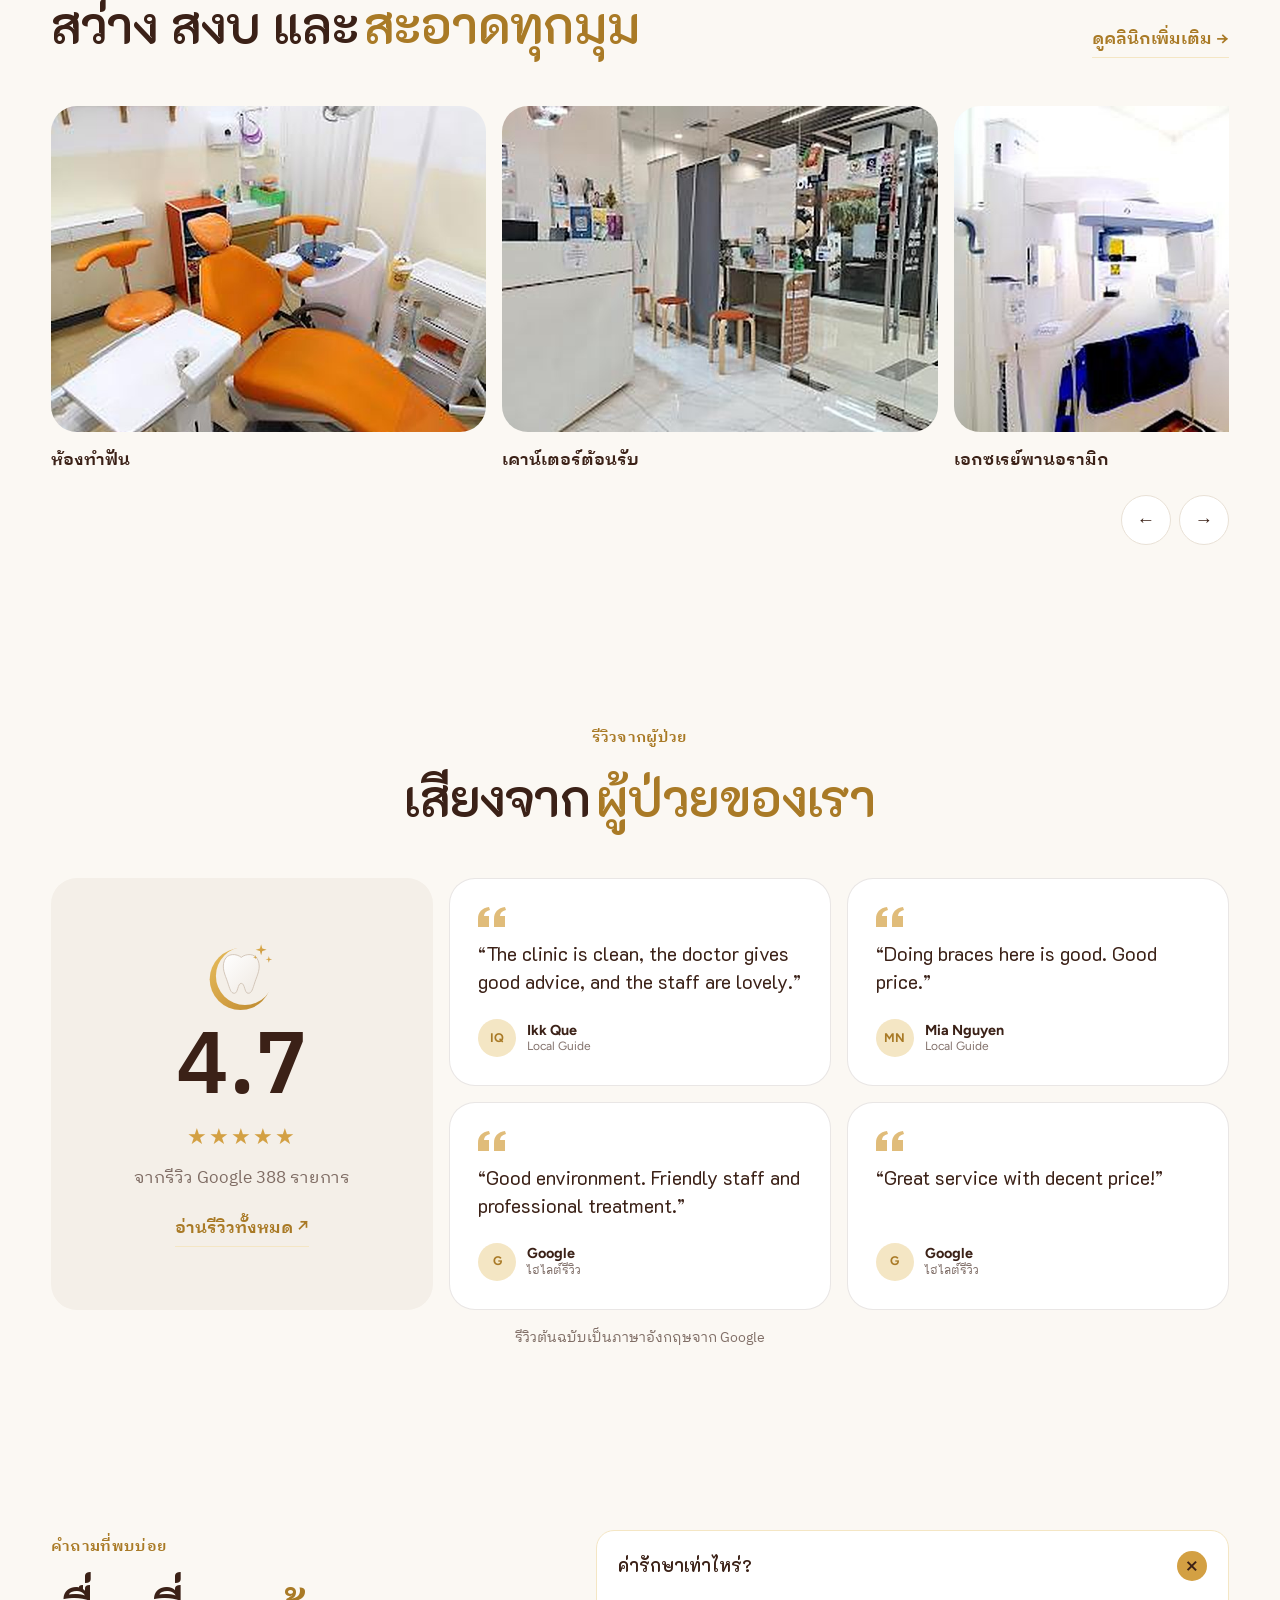
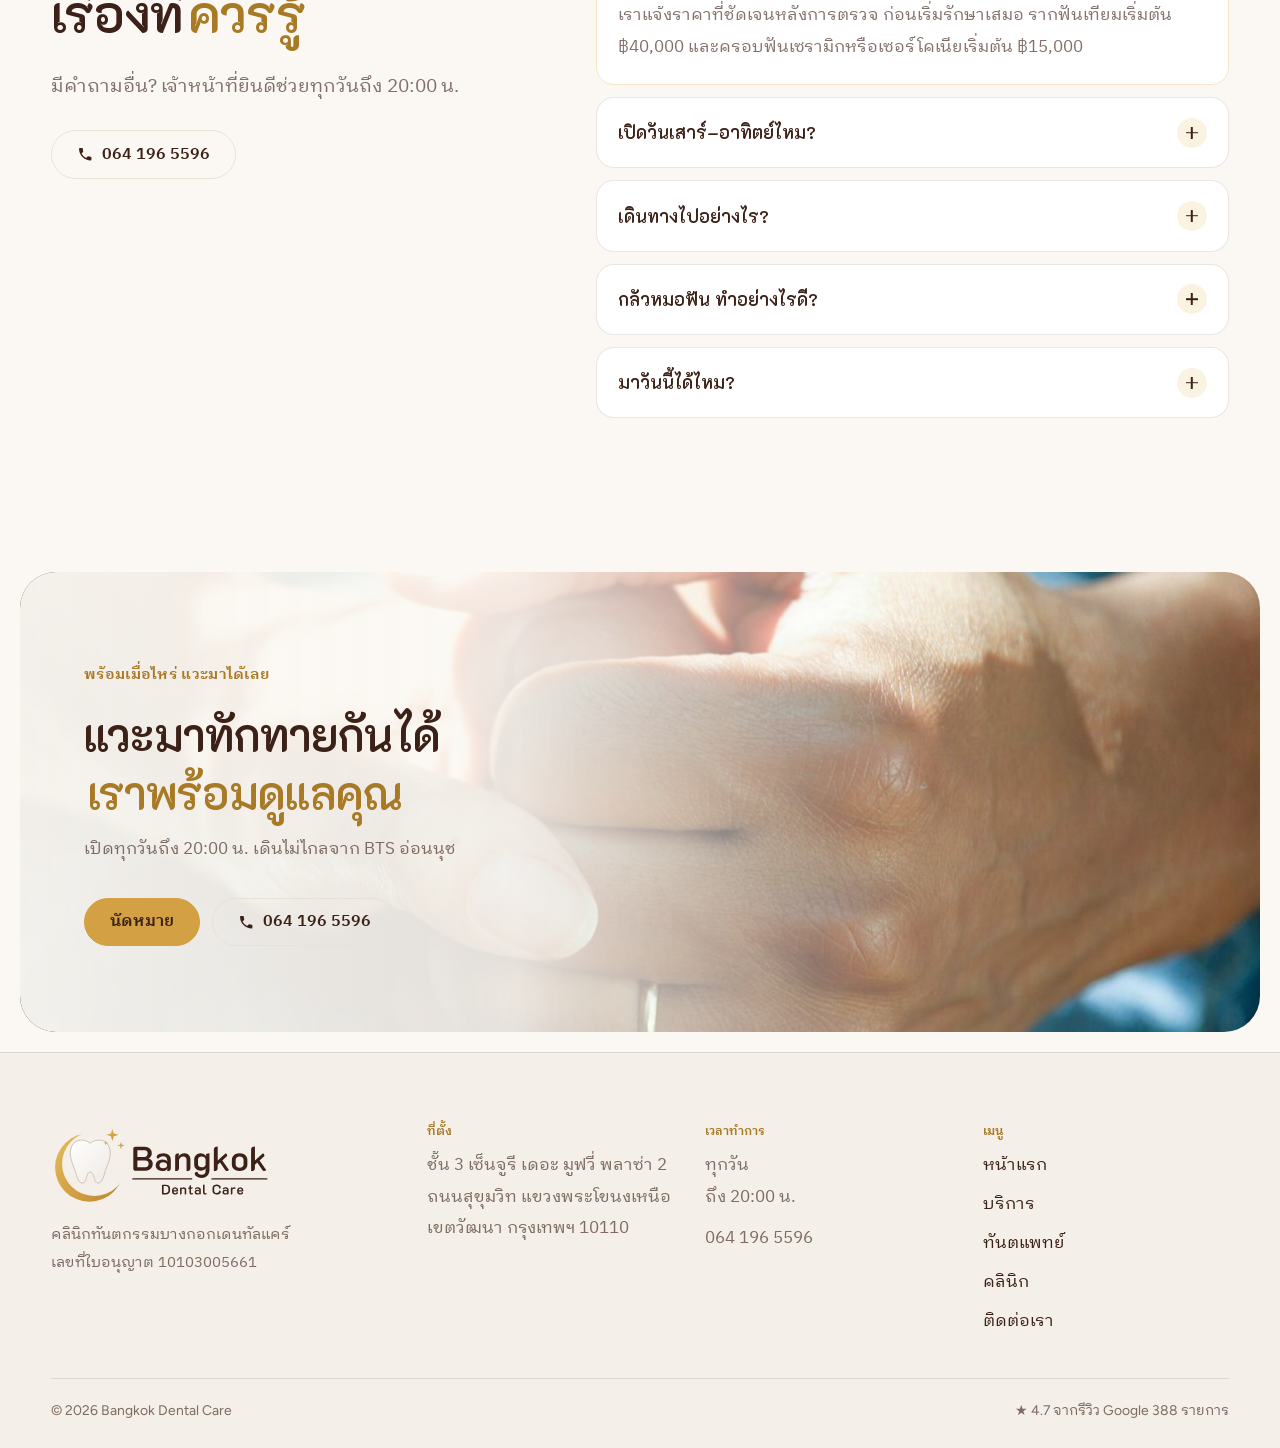
<file: th/index.html>
<!doctype html>
<html lang="th" class="no-js">
<head>
  <meta charset="utf-8" />
  <meta name="viewport" content="width=device-width, initial-scale=1" />
  <title>บางกอกเดนทัลแคร์ · คลินิกทันตกรรมเฉพาะทาง ใกล้ BTS อ่อนนุช</title>
  <meta name="description" content="คลินิกทันตกรรมเฉพาะทาง ชั้น 3 เซ็นจูรี เดอะ มูฟวี่ พลาซ่า 2 ใกล้ BTS อ่อนนุช จัดฟัน จัดฟันใส รากฟันเทียม ครอบฟัน รักษารากฟัน วีเนียร์ ฟอกสีฟัน คะแนนรีวิว Google 4.7 จาก 388 รายการ" />
  <meta name="theme-color" content="#fbf8f3" />
  <link rel="alternate" hreflang="en" href="/" />
  <link rel="alternate" hreflang="th" href="/th/" />
  <link rel="alternate" hreflang="x-default" href="/" />
  <meta property="og:title" content="บางกอกเดนทัลแคร์ · คลินิกทันตกรรมเฉพาะทาง ใกล้ BTS อ่อนนุช" />
  <meta property="og:description" content="คลินิกทันตกรรมเฉพาะทาง ชั้น 3 เซ็นจูรี เดอะ มูฟวี่ พลาซ่า 2 ใกล้ BTS อ่อนนุช จัดฟัน จัดฟันใส รากฟันเทียม ครอบฟัน รักษารากฟัน วีเนียร์ ฟอกสีฟัน คะแนนรีวิว Google 4.7 จาก 388 รายการ" />
  <meta property="og:locale" content="th_TH" />
  <meta property="og:image" content="../images/storefront.jpg" />
  <link rel="icon" href="../images/logo-mark.svg" type="image/svg+xml" />

  <link rel="preconnect" href="https://fonts.googleapis.com" />
  <link rel="preconnect" href="https://fonts.gstatic.com" crossorigin />
  <link href="https://fonts.googleapis.com/css2?family=K2D:wght@400;500;600;700&family=Figtree:wght@400;500;600&family=IBM+Plex+Sans+Thai+Looped:wght@400;500;600&display=swap" rel="stylesheet" />
  <link rel="stylesheet" href="../styles.css" />
  <script type="application/ld+json">
  {
    "@context": "https://schema.org",
    "@type": "Dentist",
    "name": "Bangkok Dental Care",
    "alternateName": "คลินิกทันตกรรมบางกอกเดนทัลแคร์",
    "image": "../images/storefront.jpg",
    "logo": "../images/logo.svg",
    "telephone": "+66641965596",
    "address": {
      "@type": "PostalAddress",
      "streetAddress": "3rd Floor, Century the Movie Plaza 2, Sukhumvit Rd",
      "addressLocality": "Phra Khanong Nuea, Watthana",
      "addressRegion": "Bangkok",
      "postalCode": "10110",
      "addressCountry": "TH"
    },
    "geo": { "@type": "GeoCoordinates", "latitude": 13.7054644, "longitude": 100.6012453 },
    "openingHoursSpecification": [{
      "@type": "OpeningHoursSpecification",
      "dayOfWeek": ["Monday","Tuesday","Wednesday","Thursday","Friday","Saturday","Sunday"],
      "closes": "20:00"
    }],
    "aggregateRating": { "@type": "AggregateRating", "ratingValue": "4.7", "reviewCount": "388" }
  }
  </script>
</head>
<body>
  <a class="skip" href="#main">ข้ามไปยังเนื้อหา</a>

  <svg width="0" height="0" style="position:absolute" aria-hidden="true">
    <defs>
      <symbol id="spark" viewBox="-1 -1 2 2"><path d="M0 -1L.22 -.22L1 0L.22 .22L0 1L-.22 .22L-1 0L-.22 -.22Z" /></symbol>
    </defs>
  </svg>

  <header class="nav nav--over" data-nav>
    <a class="logo" href="index.html" aria-label="บางกอกเดนทัลแคร์ — หน้าแรก">
      <img class="logo__dark" src="../images/logo.svg" alt="Bangkok Dental Care" width="578" height="196" />
    </a>
    <button class="nav__toggle" type="button" aria-expanded="false" aria-controls="site-menu" data-nav-toggle>
      <span class="sr-only">เมนู</span><span class="nav__bars" aria-hidden="true"></span>
    </button>
    <nav class="nav__links" id="site-menu" aria-label="เมนูหลัก">
      <a href="index.html" aria-current="page">หน้าแรก</a>
      <a href="treatments.html">บริการ</a>
      <a href="dentists.html">ทันตแพทย์</a>
      <a href="clinic.html">คลินิก</a>
      <a href="contact.html">ติดต่อเรา</a>
      <span class="lang" role="group" aria-label="ภาษา">
        <a href="../index.html" hreflang="en" lang="en">EN</a>
        <a href="index.html" hreflang="th" lang="th" aria-current="true">ไทย</a>
      </span>
      <a class="btn btn--small nav__cta" href="contact.html#book">นัดหมาย</a>
    </nav>
  </header>

  <main id="main">
    <section class="hero">
      <picture class="hero__bg">
        <source media="(max-width: 860px)" srcset="../images/hero-mobile.jpg" />
        <img src="../images/hero.jpg" alt="" width="2560" height="1200" fetchpriority="high" />
      </picture>
      <div class="hero__inner">
        <div class="hero__copy">
          <p class="pill reveal" style="--d:0"><span class="pill__dot" aria-hidden="true"></span><span data-open-status>เปิดทุกวัน · ถึง 20:00 น.</span></p>
          <h1 class="reveal" style="--d:1">ทันตแพทย์ใจดี<br /><em>ทำฟันอย่างสบายใจ</em></h1>
          <p class="lede reveal" style="--d:2">คลินิกทันตกรรมเฉพาะทาง ชั้น 3 เซ็นจูรี เดอะ มูฟวี่ พลาซ่า 2 ใกล้ BTS อ่อนนุช เรารับฟัง อธิบายทุกขั้นตอนก่อนเริ่มรักษา และดูแลให้คุณสบายใจตลอดการรักษา</p>
          <div class="actions reveal" style="--d:3">
            <a class="btn" href="contact.html#book">นัดหมาย</a>
            <a class="btn btn--line" href="tel:+66641965596"><svg class="i" viewBox="0 0 24 24" aria-hidden="true"><path d="M6.6 10.8a15.1 15.1 0 0 0 6.6 6.6l2.2-2.2a1 1 0 0 1 1-.25 11.4 11.4 0 0 0 3.6.57 1 1 0 0 1 1 1V20a1 1 0 0 1-1 1A17 17 0 0 1 3 4a1 1 0 0 1 1-1h3.5a1 1 0 0 1 1 1c0 1.25.2 2.45.57 3.57a1 1 0 0 1-.25 1z"/></svg> 064 196 5596</a>
          </div>
          <p class="rating reveal" style="--d:4"><span class="stars" aria-hidden="true">★★★★★</span> <b>4.7</b> จากรีวิว Google 388 รายการ</p>
          <div class="ask reveal" style="--d:4">
            <p class="ask__q">วันนี้ให้เราดูแลเรื่องไหนดี?</p>
            <ul class="ask__list">
                <li><a href="contact.html?service=checkup#book">ตรวจฟัน</a></li>
              <li><a href="contact.html?service=cleaning#book">ขูดหินปูน</a></li>
              <li><a href="contact.html?service=braces#book">จัดฟัน</a></li>
              <li><a href="contact.html?service=implant#book">รากฟันเทียม</a></li>
              <li><a href="contact.html?service=whitening#book">ฟอกสีฟัน</a></li>
              <li><a class="ask__urgent" href="contact.html?service=pain#book">ปวดฟัน</a></li>
            </ul>
          </div>
        </div>
      </div>
    </section>

    <ul class="glance reveal" style="--d:5" aria-label="ข้อมูลคลินิก">
      <li>
        <span class="glance__icon" aria-hidden="true"><svg viewBox="0 0 24 24"><path d="M12 21s-7-6.2-7-11.5A7 7 0 0 1 19 9.5C19 14.8 12 21 12 21z"/><circle cx="12" cy="9.5" r="2.5"/></svg></span>
        <span><b>ชั้น 3 เซ็นจูรี เดอะ มูฟวี่ พลาซ่า 2</b><a href="https://www.google.com/maps/dir/?api=1&destination=13.7054644,100.6012453" target="_blank" rel="noopener">BTS อ่อนนุช · ดูเส้นทาง ↗</a></span>
      </li>
      <li>
        <span class="glance__icon" aria-hidden="true"><svg viewBox="0 0 24 24"><circle cx="12" cy="12" r="8.5"/><path d="M12 7.5V12l3 2"/></svg></span>
        <span><b>เปิดทุกวัน</b><span>ถึง 20:00 น. รวมเสาร์–อาทิตย์</span></span>
      </li>
      <li>
        <span class="glance__icon" aria-hidden="true"><svg viewBox="0 0 24 24"><path d="M6.6 10.8a15.1 15.1 0 0 0 6.6 6.6l2.2-2.2a1 1 0 0 1 1-.25 11.4 11.4 0 0 0 3.6.57 1 1 0 0 1 1 1V20a1 1 0 0 1-1 1A17 17 0 0 1 3 4a1 1 0 0 1 1-1h3.5a1 1 0 0 1 1 1c0 1.25.2 2.45.57 3.57a1 1 0 0 1-.25 1z"/></svg></span>
        <span><b>064 196 5596</b><a href="tel:+66641965596">โทรสอบถามหรือนัดหมาย</a></span>
      </li>
    </ul>


    <section class="section intro">
      <div class="intro__media">
        <figure class="frame frame--main img-reveal"><img data-parallax="0.06" src="../images/photos/dentist-tools.jpg" alt="ทันตแพทย์พร้อมเริ่มตรวจฟัน" loading="lazy" /></figure>
        <figure class="frame frame--side img-reveal" style="--d:2"><img data-parallax="-0.05" src="../images/photos/toothbrushes.jpg" alt="" loading="lazy" /></figure>
      </div>
      <div class="intro__copy">
        <p class="eyebrow reveal-on-scroll">ทำไมผู้ป่วยไว้ใจเรา</p>
        <h2 class="reveal-on-scroll">การทำฟันที่<em>สบายใจกว่าที่คิด</em></h2>
        <p class="lede reveal-on-scroll">การไปหาหมอฟันอาจทำให้กังวล เราตั้งใจให้ทุกครั้งสงบ ชัดเจน และอบอุ่น ตั้งแต่ก้าวแรกที่เข้ามา</p>
        <ul class="points">
          <li class="point reveal-on-scroll">
            <span class="point__icon" aria-hidden="true"><svg viewBox="0 0 24 24"><path d="M8 10a6 6 0 1 1 12 0c0 3-2 4-3 5.5S15.5 20 13 20a3 3 0 0 1-3-3"/><path d="M11 10a3 3 0 0 1 6 0c0 1.5-1.5 2-1.5 3.5"/></svg></span>
            <span><b>รับฟังก่อนเสมอ</b><span>บอกเราได้ทุกเรื่องที่กังวล เราตรวจอย่างละเอียด ให้ดูภาพเอกซเรย์ และตอบทุกคำถาม</span></span>
          </li>
          <li class="point reveal-on-scroll">
            <span class="point__icon" aria-hidden="true"><svg viewBox="0 0 24 24"><path d="M4 12V5a1 1 0 0 1 1-1h7l8 8-8 8z"/><circle cx="8.5" cy="8.5" r="1.5"/></svg></span>
            <span><b>แจ้งราคาชัดเจนก่อนเริ่ม</b><span>คุณจะรู้ทางเลือกและค่าใช้จ่ายก่อนเริ่มรักษาเสมอ</span></span>
          </li>
          <li class="point reveal-on-scroll">
            <span class="point__icon" aria-hidden="true"><svg viewBox="0 0 24 24"><path d="M12 20s-7-4.4-7-10a4 4 0 0 1 7-2.6A4 4 0 0 1 19 10c0 5.6-7 10-7 10z"/></svg></span>
            <span><b>อ่อนโยน ไม่เร่งรีบ</b><span>“อ่อนโยน” และ “ใจดี” คือคำที่ผู้ป่วยพูดถึงเรามากที่สุด</span></span>
          </li>
        </ul>
      </div>
    </section>


    <section class="stats" aria-label="คลินิกในตัวเลข">
      <div class="stat reveal-on-scroll"><b data-count="4.7" data-decimals="1">4.7</b><span>คะแนนรีวิว Google</span></div>
      <div class="stat reveal-on-scroll"><b data-count="388" data-decimals="0">388</b><span>รีวิวจากผู้ป่วย</span></div>
      <div class="stat reveal-on-scroll"><b data-count="9" data-decimals="0">9</b><span>บริการในที่เดียว</span></div>
      <div class="stat reveal-on-scroll"><b data-count="7" data-decimals="0">7</b><span>วันต่อสัปดาห์ ถึง 20:00 น.</span></div>
    </section>


    <section class="section services">
      <header class="head">
        <p class="eyebrow">บริการของเรา</p>
        <h2>ครบทุกการดูแล<em>ในที่เดียว</em></h2>
        <a class="link head__link" href="treatments.html">ดูบริการทั้งหมด →</a>
      </header>
      <div class="bento">
        <a class="tile tile--lg img-reveal" style="--d:0" href="treatments.html#implants">
          <img src="../images/photos/implant-model.jpg" alt="" loading="lazy" />
          <span class="tile__label"><b>รากฟันเทียม</b><small>เริ่มต้น ฿40,000</small></span>
          <span class="tile__go" aria-hidden="true">→</span>
        </a>
        <a class="tile tile--tall img-reveal" style="--d:1" href="treatments.html#braces">
          <img src="../images/photos/aligners-smile.jpg" alt="" loading="lazy" />
          <span class="tile__label"><b>จัดฟันและจัดฟันใส</b><small>ปรึกษาก่อนเริ่ม</small></span>
          <span class="tile__go" aria-hidden="true">→</span>
        </a>
        <a class="tile  img-reveal" style="--d:2" href="treatments.html#crowns">
          <img src="../images/photos/dental-model.jpg" alt="" loading="lazy" />
          <span class="tile__label"><b>ครอบฟันและวีเนียร์</b><small>เริ่มต้น ฿15,000</small></span>
          <span class="tile__go" aria-hidden="true">→</span>
        </a>
        <a class="tile  img-reveal" style="--d:3" href="treatments.html#scaling">
          <img src="../images/photos/toothbrushes.jpg" alt="" loading="lazy" />
          <span class="tile__label"><b>ขูดหินปูน</b><small>ทุก 6–12 เดือน</small></span>
          <span class="tile__go" aria-hidden="true">→</span>
        </a>
        <a class="tile tile--wide img-reveal" style="--d:4" href="treatments.html#root-canal">
          <img src="../images/photos/xray-tablet.jpg" alt="" loading="lazy" />
          <span class="tile__label"><b>รักษารากฟันและเอกซเรย์</b><small>เก็บฟันธรรมชาติไว้</small></span>
          <span class="tile__go" aria-hidden="true">→</span>
        </a>
      </div>
    </section>


    <div class="marquee" aria-hidden="true"><div class="marquee__track"><span>รากฟันเทียม</span><i></i><span>จัดฟัน</span><i></i><span>จัดฟันใส</span><i></i><span>ฟอกสีฟัน</span><i></i><span>วีเนียร์</span><i></i><span>ครอบฟัน</span><i></i><span>รักษารากฟัน</span><i></i><span>ตรวจฟัน</span><i></i><span>รากฟันเทียม</span><i></i><span>จัดฟัน</span><i></i><span>จัดฟันใส</span><i></i><span>ฟอกสีฟัน</span><i></i><span>วีเนียร์</span><i></i><span>ครอบฟัน</span><i></i><span>รักษารากฟัน</span><i></i><span>ตรวจฟัน</span><i></i></div></div>


    <section class="feature">
      <figure class="feature__media img-reveal"><img data-parallax="0.1" src="../images/photos/team-smile.jpg" alt="ทีมทันตกรรมยิ้มแย้ม" loading="lazy" /></figure>
      <div class="feature__copy">
        <p class="eyebrow reveal-on-scroll">ทันตแพทย์ของเรา</p>
        <h2 class="reveal-on-scroll">ทันตแพทย์เฉพาะทาง<em>ตรงกับทุกเคส</em></h2>
        <p class="lede reveal-on-scroll">งานจัดฟันดูแลโดยทันตแพทย์จัดฟัน งานรากฟันเทียมดูแลโดยทันตแพทย์ที่เชี่ยวชาญด้านรากฟันเทียม ทุกเคสได้รับการดูแลจากผู้เชี่ยวชาญตรงสาขา และติดตามผลโดยทันตแพทย์ท่านเดิมทุกครั้ง</p>
        <ul class="tags reveal-on-scroll">
          <li>ทันตกรรมจัดฟัน</li><li>รากฟันเทียมและศัลยกรรมช่องปาก</li><li>ทันตกรรมประดิษฐ์</li><li>รักษารากฟัน</li><li>ทันตกรรมทั่วไปและเพื่อความงาม</li>
        </ul>
        <a class="btn btn--line reveal-on-scroll" href="dentists.html">รู้จักทันตแพทย์ของเรา →</a>
      </div>
    </section>


    <section class="section">
      <header class="head">
        <p class="eyebrow">ขั้นตอนการรักษา</p>
        <h2>4 ขั้นตอนง่าย ๆ <em>ไม่มีเรื่องให้กังวล</em></h2>
      </header>
      <ol class="journey">
        <li class="journey__line" aria-hidden="true"></li>
        <li class="journey__step" style="--i:0"><span class="journey__n">1</span><h3>รับฟัง</h3><p>เล่าให้เราฟังว่ากังวลเรื่องอะไร การตรวจและเอกซเรย์ช่วยให้เห็นภาพรวมทั้งหมด</p></li>
        <li class="journey__step" style="--i:1"><span class="journey__n">2</span><h3>อธิบาย</h3><p>อธิบายทางเลือกด้วยภาษาที่เข้าใจง่าย และตกลงค่าใช้จ่ายกันก่อนเริ่มรักษา</p></li>
        <li class="journey__step" style="--i:2"><span class="journey__n">3</span><h3>รักษาอย่างอ่อนโยน</h3><p>โดยทันตแพทย์ที่เชี่ยวชาญตรงกับเคสของคุณ ในจังหวะที่คุณสบายใจ</p></li>
        <li class="journey__step" style="--i:3"><span class="journey__n">4</span><h3>ติดตามผล</h3><p>นัดติดตามและปรับแก้จนคุณรู้สึกพอดี</p></li>
      </ol>
    </section>


    <section class="section gallery-x">
      <header class="head">
        <p class="eyebrow">ภายในคลินิก</p>
        <h2>สว่าง สงบ และ<em>สะอาดทุกมุม</em></h2>
        <a class="link head__link" href="clinic.html">ดูคลินิกเพิ่มเติม →</a>
      </header>
      <div class="carousel" data-carousel>
        <div class="carousel__track" tabindex="0" aria-label="ภาพคลินิก — เลื่อนดูด้านข้าง">
        <figure class="slide"><img src="../images/treatment-room.jpg" alt="ห้องทำฟัน" loading="lazy" draggable="false" /><figcaption>ห้องทำฟัน</figcaption></figure>
        <figure class="slide"><img src="../images/reception.jpg" alt="เคาน์เตอร์ต้อนรับ" loading="lazy" draggable="false" /><figcaption>เคาน์เตอร์ต้อนรับ</figcaption></figure>
        <figure class="slide"><img src="../images/xray.jpg" alt="เอกซเรย์พานอรามิก" loading="lazy" draggable="false" /><figcaption>เอกซเรย์พานอรามิก</figcaption></figure>
        <figure class="slide"><img src="../images/sterilisation.jpg" alt="การฆ่าเชื้อ" loading="lazy" draggable="false" /><figcaption>การฆ่าเชื้อ</figcaption></figure>
        <figure class="slide"><img src="../images/storefront.jpg" alt="หน้าคลินิก" loading="lazy" draggable="false" /><figcaption>หน้าคลินิก</figcaption></figure>
        <figure class="slide"><img src="../images/implant-kit.jpg" alt="ชุดเครื่องมือรากฟันเทียม" loading="lazy" draggable="false" /><figcaption>ชุดเครื่องมือรากฟันเทียม</figcaption></figure>
        </div>
        <div class="carousel__nav">
          <button type="button" class="carousel__btn" data-prev aria-label="ภาพก่อนหน้า">←</button>
          <button type="button" class="carousel__btn" data-next aria-label="ภาพถัดไป">→</button>
        </div>
      </div>
    </section>


    <section class="section reviews">
      <header class="head head--center">
        <p class="eyebrow">รีวิวจากผู้ป่วย</p>
        <h2>เสียงจาก<em>ผู้ป่วยของเรา</em></h2>
      </header>
      <div class="reviews__grid">
        <div class="score reveal-on-scroll">
          <img src="../images/logo-mark.svg" alt="" width="72" height="72" loading="lazy" />
          <p class="score__n">4.7</p>
          <p class="stars" aria-label="4.7 จาก 5 ดาว">★★★★★</p>
          <p class="score__l">จากรีวิว Google 388 รายการ</p>
          <a class="link" href="https://www.google.com/maps/place/Bangkok+Dental+Care/@13.7054644,100.598665,17z/data=!4m8!3m7!1s0x30e29febcbc4d22b:0xd949c671bb64645d!8m2!3d13.7054644!4d100.6012453!9m1!1b1" target="_blank" rel="noopener">อ่านรีวิวทั้งหมด ↗</a>
        </div>
        <blockquote class="quote reveal-on-scroll" lang="en">
          <p>“The clinic is clean, the doctor gives good advice, and the staff are lovely.”</p>
          <footer><span class="avatar" aria-hidden="true">IQ</span><span><b>Ikk Que</b><small>Local Guide</small></span></footer>
        </blockquote>
        <blockquote class="quote reveal-on-scroll" lang="en">
          <p>“Doing braces here is good. Good price.”</p>
          <footer><span class="avatar" aria-hidden="true">MN</span><span><b>Mia Nguyen</b><small>Local Guide</small></span></footer>
        </blockquote>
        <blockquote class="quote reveal-on-scroll" lang="en">
          <p>“Good environment. Friendly staff and professional treatment.”</p>
          <footer><span class="avatar" aria-hidden="true">G</span><span><b>Google</b><small>ไฮไลต์รีวิว</small></span></footer>
        </blockquote>
        <blockquote class="quote reveal-on-scroll" lang="en">
          <p>“Great service with decent price!”</p>
          <footer><span class="avatar" aria-hidden="true">G</span><span><b>Google</b><small>ไฮไลต์รีวิว</small></span></footer>
        </blockquote>
      </div>
      <p class="reviews__note">รีวิวต้นฉบับเป็นภาษาอังกฤษจาก Google</p>
    </section>


    <section class="section faq">
      <div class="faq__intro">
        <p class="eyebrow reveal-on-scroll">คำถามที่พบบ่อย</p>
        <h2 class="reveal-on-scroll">เรื่องที่<em>ควรรู้</em></h2>
        <p class="lede reveal-on-scroll">มีคำถามอื่น? เจ้าหน้าที่ยินดีช่วยทุกวันถึง 20:00 น.</p>
        <a class="btn btn--line reveal-on-scroll" href="tel:+66641965596"><svg class="i" viewBox="0 0 24 24" aria-hidden="true"><path d="M6.6 10.8a15.1 15.1 0 0 0 6.6 6.6l2.2-2.2a1 1 0 0 1 1-.25 11.4 11.4 0 0 0 3.6.57 1 1 0 0 1 1 1V20a1 1 0 0 1-1 1A17 17 0 0 1 3 4a1 1 0 0 1 1-1h3.5a1 1 0 0 1 1 1c0 1.25.2 2.45.57 3.57a1 1 0 0 1-.25 1z"/></svg> 064 196 5596</a>
      </div>
      <div class="faq__list">
        <details class="qa reveal-on-scroll" open>
          <summary>ค่ารักษาเท่าไหร่?<span class="qa__icon" aria-hidden="true"></span></summary>
          <div class="qa__a"><p>เราแจ้งราคาที่ชัดเจนหลังการตรวจ ก่อนเริ่มรักษาเสมอ รากฟันเทียมเริ่มต้น ฿40,000 และครอบฟันเซรามิกหรือเซอร์โคเนียเริ่มต้น ฿15,000</p></div>
        </details>
        <details class="qa reveal-on-scroll">
          <summary>เปิดวันเสาร์–อาทิตย์ไหม?<span class="qa__icon" aria-hidden="true"></span></summary>
          <div class="qa__a"><p>เปิดค่ะ เราเปิดทุกวัน รวมวันเสาร์และอาทิตย์ ถึง 20:00 น.</p></div>
        </details>
        <details class="qa reveal-on-scroll">
          <summary>เดินทางไปอย่างไร?<span class="qa__icon" aria-hidden="true"></span></summary>
          <div class="qa__a"><p>จาก BTS อ่อนนุช เดินเข้าเซ็นจูรี เดอะ มูฟวี่ พลาซ่า 2 แล้วขึ้นบันไดเลื่อนไปชั้น 3</p></div>
        </details>
        <details class="qa reveal-on-scroll">
          <summary>กลัวหมอฟัน ทำอย่างไรดี?<span class="qa__icon" aria-hidden="true"></span></summary>
          <div class="qa__a"><p>แจ้งเราได้ตอนนัดหรือเมื่อมาถึง เราจะอธิบายทุกขั้นตอนก่อนเริ่ม และทำในจังหวะที่คุณสบายใจ</p></div>
        </details>
        <details class="qa reveal-on-scroll">
          <summary>มาวันนี้ได้ไหม?<span class="qa__icon" aria-hidden="true"></span></summary>
          <div class="qa__a"><p>โทร 064 196 5596 เพื่อเช็กคิวว่าง หากปวดฟันอยู่ แจ้งเราได้ เราจะพยายามจัดคิวให้เร็วที่สุด</p></div>
        </details>
      </div>
    </section>

  </main>

  <section class="cta">
    <div class="cta__inner img-reveal">
      <img class="cta__bg" data-parallax="0.08" src="../images/photos/caring-hands.jpg" alt="" loading="lazy" />
      <div class="cta__copy">
        <p class="eyebrow">พร้อมเมื่อไหร่ แวะมาได้เลย</p>
        <h2>แวะมาทักทายกันได้ <em>เราพร้อมดูแลคุณ</em></h2>
        <p>เปิดทุกวันถึง 20:00 น. เดินไม่ไกลจาก BTS อ่อนนุช</p>
        <div class="actions">
          <a class="btn" href="contact.html#book">นัดหมาย</a>
          <a class="btn btn--line" href="tel:+66641965596"><svg class="i" viewBox="0 0 24 24" aria-hidden="true"><path d="M6.6 10.8a15.1 15.1 0 0 0 6.6 6.6l2.2-2.2a1 1 0 0 1 1-.25 11.4 11.4 0 0 0 3.6.57 1 1 0 0 1 1 1V20a1 1 0 0 1-1 1A17 17 0 0 1 3 4a1 1 0 0 1 1-1h3.5a1 1 0 0 1 1 1c0 1.25.2 2.45.57 3.57a1 1 0 0 1-.25 1z"/></svg> 064 196 5596</a>
        </div>
      </div>
    </div>
  </section>

  <footer class="footer">
    <div class="footer__grid">
      <div class="footer__brand">
        <img src="../images/logo.svg" alt="Bangkok Dental Care" width="578" height="196" loading="lazy" />
        <p>คลินิกทันตกรรมบางกอกเดนทัลแคร์<br />เลขที่ใบอนุญาต 10103005661</p>
      </div>
      <div>
        <h3>ที่ตั้ง</h3>
        <p>ชั้น 3 เซ็นจูรี เดอะ มูฟวี่ พลาซ่า 2<br />ถนนสุขุมวิท แขวงพระโขนงเหนือ<br />เขตวัฒนา กรุงเทพฯ 10110</p>
      </div>
      <div>
        <h3>เวลาทำการ</h3>
        <p>ทุกวัน<br />ถึง 20:00 น.</p>
        <p><a href="tel:+66641965596">064 196 5596</a></p>
      </div>
      <div>
        <h3>เมนู</h3>
        <ul>
          <li><a href="index.html">หน้าแรก</a></li>
          <li><a href="treatments.html">บริการ</a></li>
          <li><a href="dentists.html">ทันตแพทย์</a></li>
          <li><a href="clinic.html">คลินิก</a></li>
          <li><a href="contact.html">ติดต่อเรา</a></li>
        </ul>
      </div>
    </div>
    <div class="footer__row">
      <span>© <span data-year>2026</span> Bangkok Dental Care</span>
      <a href="https://www.google.com/maps/place/Bangkok+Dental+Care/@13.7054644,100.598665,17z/data=!4m8!3m7!1s0x30e29febcbc4d22b:0xd949c671bb64645d!8m2!3d13.7054644!4d100.6012453!9m1!1b1" target="_blank" rel="noopener">★ 4.7 จากรีวิว Google 388 รายการ</a>
    </div>
  </footer>

  <a class="fab" href="tel:+66641965596" aria-label="โทรหาคลินิก">
    <svg viewBox="0 0 24 24" aria-hidden="true"><path d="M6.6 10.8a15.1 15.1 0 0 0 6.6 6.6l2.2-2.2a1 1 0 0 1 1-.25 11.4 11.4 0 0 0 3.6.57 1 1 0 0 1 1 1V20a1 1 0 0 1-1 1A17 17 0 0 1 3 4a1 1 0 0 1 1-1h3.5a1 1 0 0 1 1 1c0 1.25.2 2.45.57 3.57a1 1 0 0 1-.25 1z"/></svg>
  </a>

  <script src="../script.js" defer></script>
</body>
</html>
</file>
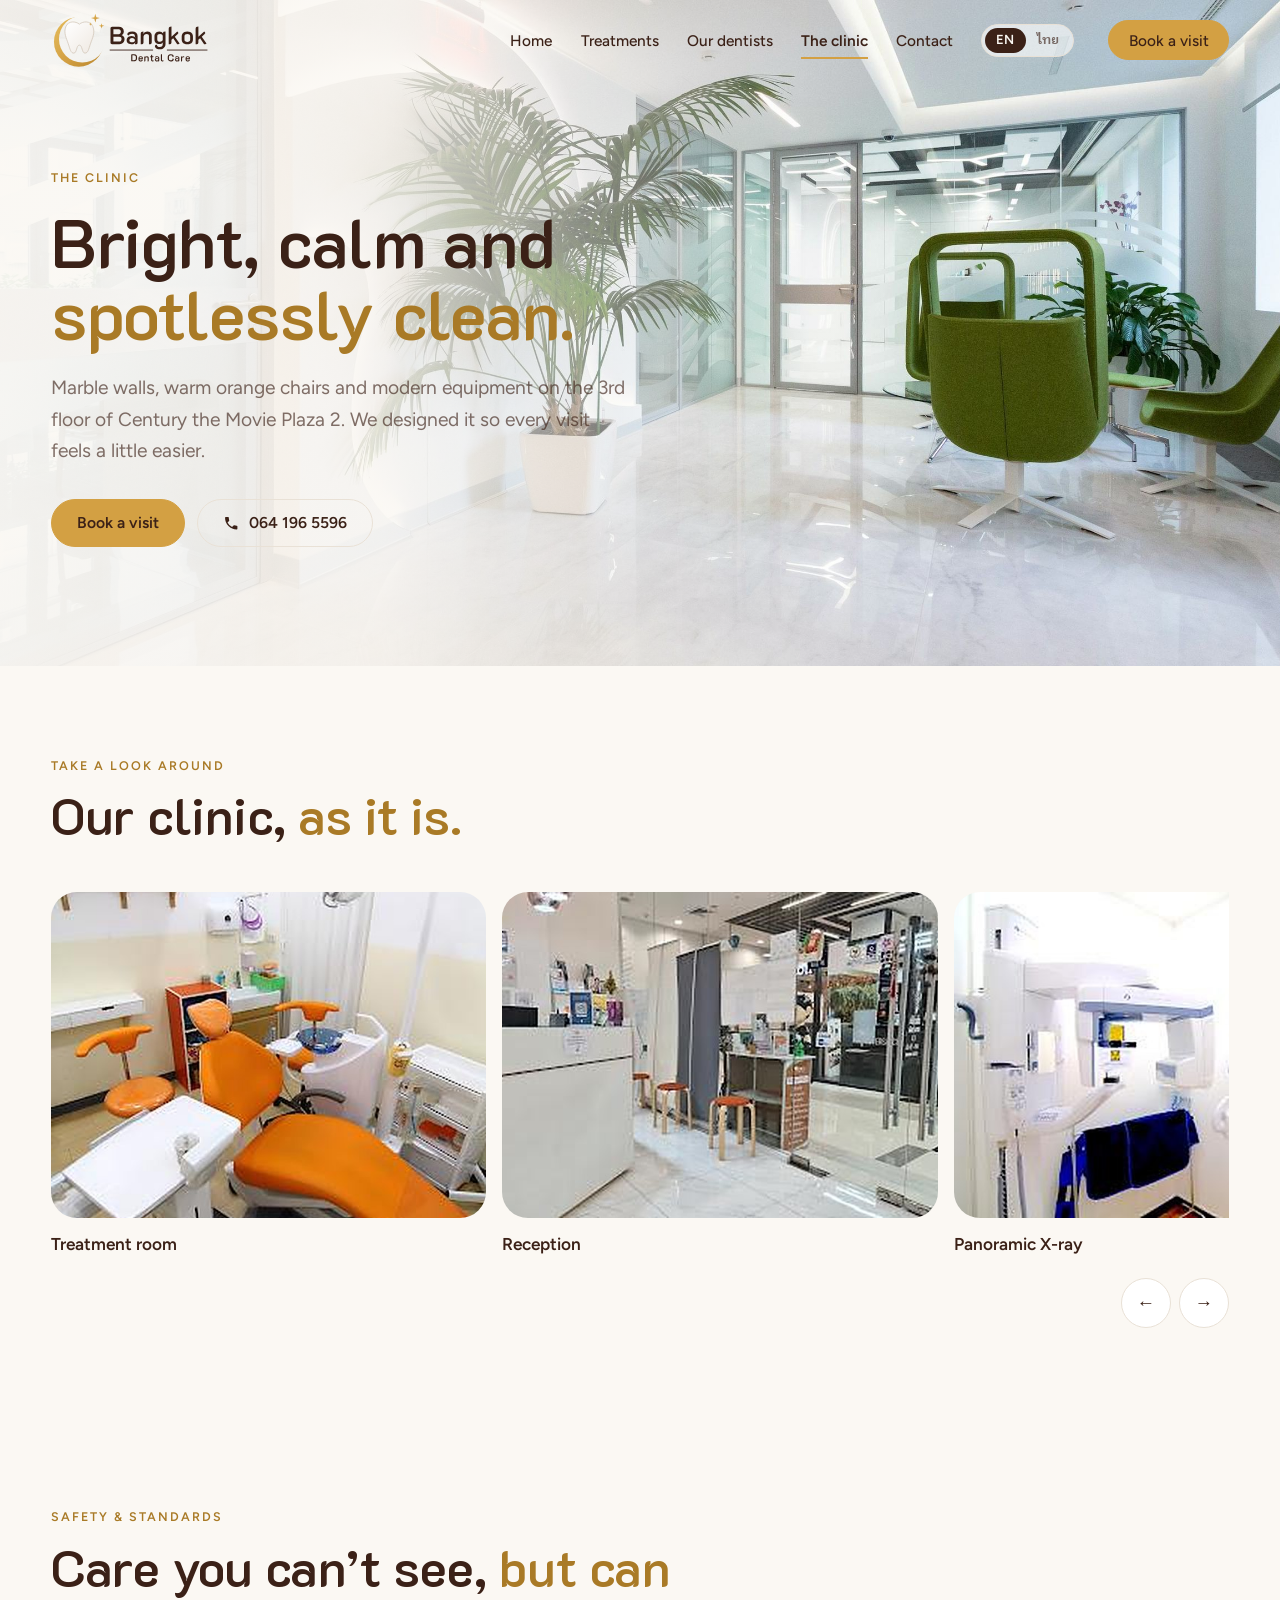
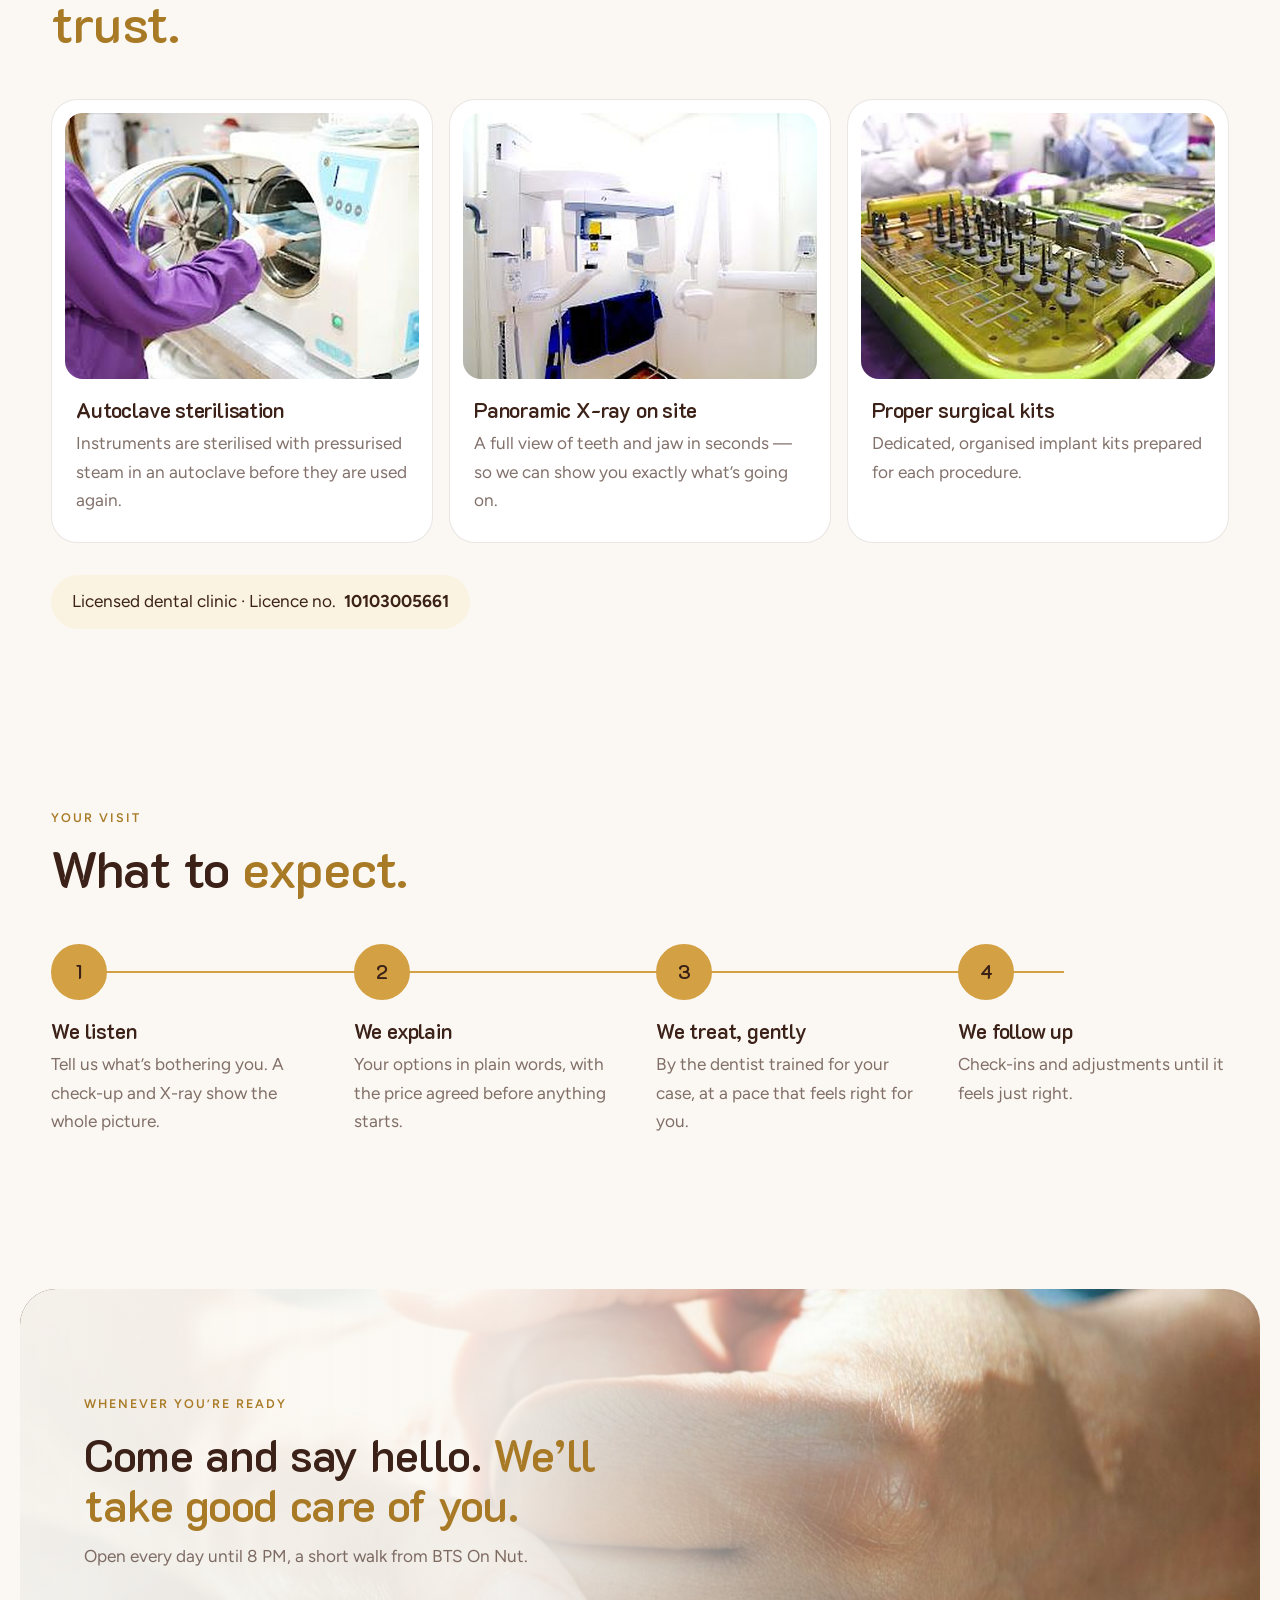
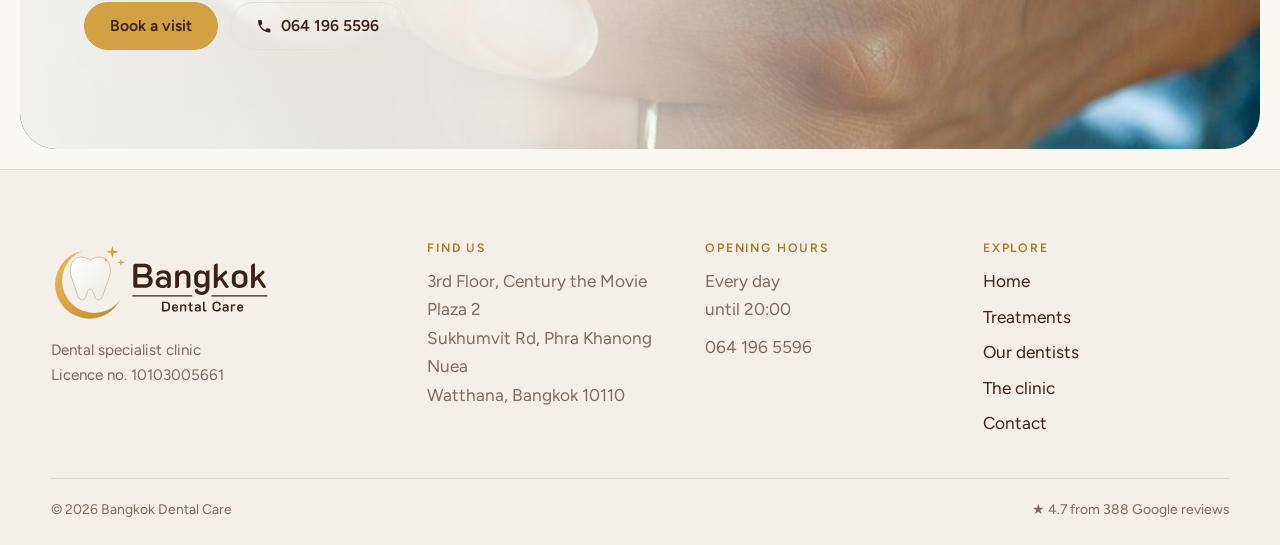
<file: clinic.html>
<!doctype html>
<html lang="en" class="no-js">
<head>
  <meta charset="utf-8" />
  <meta name="viewport" content="width=device-width, initial-scale=1" />
  <title>The Clinic · Bangkok Dental Care</title>
  <meta name="description" content="Take a look inside Bangkok Dental Care: treatment rooms, panoramic X-ray and autoclave sterilisation on the 3rd floor of Century the Movie Plaza 2." />
  <meta name="theme-color" content="#fbf8f3" />
  <link rel="alternate" hreflang="en" href="/clinic.html" />
  <link rel="alternate" hreflang="th" href="/th/clinic.html" />
  <link rel="alternate" hreflang="x-default" href="/clinic.html" />
  <meta property="og:title" content="The Clinic · Bangkok Dental Care" />
  <meta property="og:description" content="Take a look inside Bangkok Dental Care: treatment rooms, panoramic X-ray and autoclave sterilisation on the 3rd floor of Century the Movie Plaza 2." />
  <meta property="og:locale" content="en_US" />
  <meta property="og:image" content="images/storefront.jpg" />
  <link rel="icon" href="images/logo-mark.svg" type="image/svg+xml" />

  <link rel="preconnect" href="https://fonts.googleapis.com" />
  <link rel="preconnect" href="https://fonts.gstatic.com" crossorigin />
  <link href="https://fonts.googleapis.com/css2?family=K2D:wght@400;500;600;700&family=Figtree:wght@400;500;600&family=IBM+Plex+Sans+Thai+Looped:wght@400;500;600&display=swap" rel="stylesheet" />
  <link rel="stylesheet" href="styles.css" />
</head>
<body>
  <a class="skip" href="#main">Skip to content</a>

  <svg width="0" height="0" style="position:absolute" aria-hidden="true">
    <defs>
      <symbol id="spark" viewBox="-1 -1 2 2"><path d="M0 -1L.22 -.22L1 0L.22 .22L0 1L-.22 .22L-1 0L-.22 -.22Z" /></symbol>
    </defs>
  </svg>

  <header class="nav nav--over" data-nav>
    <a class="logo" href="index.html" aria-label="Bangkok Dental Care — home">
      <img class="logo__dark" src="images/logo.svg" alt="Bangkok Dental Care" width="578" height="196" />
    </a>
    <button class="nav__toggle" type="button" aria-expanded="false" aria-controls="site-menu" data-nav-toggle>
      <span class="sr-only">Menu</span><span class="nav__bars" aria-hidden="true"></span>
    </button>
    <nav class="nav__links" id="site-menu" aria-label="Primary">
      <a href="index.html">Home</a>
      <a href="treatments.html">Treatments</a>
      <a href="dentists.html">Our dentists</a>
      <a href="clinic.html" aria-current="page">The clinic</a>
      <a href="contact.html">Contact</a>
      <span class="lang" role="group" aria-label="Language">
        <a href="clinic.html" hreflang="en" lang="en" aria-current="true">EN</a>
        <a href="th/clinic.html" hreflang="th" lang="th">ไทย</a>
      </span>
      <a class="btn btn--small nav__cta" href="contact.html#book">Book a visit</a>
    </nav>
  </header>

  <main id="main">

    <section class="hero hero--page">
      <picture class="hero__bg">
        <source media="(max-width: 860px)" srcset="images/hero-clinic-mobile.jpg" />
        <img src="images/hero-clinic.jpg" alt="" width="2560" height="1200" fetchpriority="high" />
      </picture>
      <div class="hero__inner">
        <div class="hero__copy">
          <p class="eyebrow reveal" style="--d:0">The clinic</p>
          <h1 class="reveal" style="--d:1">Bright, calm and <em>spotlessly clean.</em></h1>
          <p class="lede reveal" style="--d:2">Marble walls, warm orange chairs and modern equipment on the 3rd floor of Century the Movie Plaza 2. We designed it so every visit feels a little easier.</p>
          <div class="actions reveal" style="--d:3">
            <a class="btn" href="contact.html#book">Book a visit</a>
            <a class="btn btn--line" href="tel:+66641965596"><svg class="i" viewBox="0 0 24 24" aria-hidden="true"><path d="M6.6 10.8a15.1 15.1 0 0 0 6.6 6.6l2.2-2.2a1 1 0 0 1 1-.25 11.4 11.4 0 0 0 3.6.57 1 1 0 0 1 1 1V20a1 1 0 0 1-1 1A17 17 0 0 1 3 4a1 1 0 0 1 1-1h3.5a1 1 0 0 1 1 1c0 1.25.2 2.45.57 3.57a1 1 0 0 1-.25 1z"/></svg> 064 196 5596</a>
          </div>
        </div>
      </div>
    </section>



    <section class="section gallery-x">
      <header class="head">
        <p class="eyebrow">Take a look around</p>
        <h2>Our clinic, <em>as it is.</em></h2>
      </header>
      <div class="carousel" data-carousel>
        <div class="carousel__track" tabindex="0" aria-label="Clinic photos — scroll sideways">
        <figure class="slide"><img src="images/treatment-room.jpg" alt="Treatment room" loading="lazy" draggable="false" /><figcaption>Treatment room</figcaption></figure>
        <figure class="slide"><img src="images/reception.jpg" alt="Reception" loading="lazy" draggable="false" /><figcaption>Reception</figcaption></figure>
        <figure class="slide"><img src="images/xray.jpg" alt="Panoramic X-ray" loading="lazy" draggable="false" /><figcaption>Panoramic X-ray</figcaption></figure>
        <figure class="slide"><img src="images/sterilisation.jpg" alt="Autoclave sterilisation" loading="lazy" draggable="false" /><figcaption>Autoclave sterilisation</figcaption></figure>
        <figure class="slide"><img src="images/storefront.jpg" alt="Our front desk" loading="lazy" draggable="false" /><figcaption>Our front desk</figcaption></figure>
        <figure class="slide"><img src="images/implant-kit.jpg" alt="Implant surgical kit" loading="lazy" draggable="false" /><figcaption>Implant surgical kit</figcaption></figure>
        </div>
        <div class="carousel__nav">
          <button type="button" class="carousel__btn" data-prev aria-label="Previous photo">←</button>
          <button type="button" class="carousel__btn" data-next aria-label="Next photo">→</button>
        </div>
      </div>
    </section>


    <section class="section">
      <header class="head">
        <p class="eyebrow">Safety &amp; standards</p>
        <h2>Care you can’t see, <em>but can trust.</em></h2>
      </header>
      <div class="standards">
        <article class="standard reveal-on-scroll">
          <figure class="photo"><img src="images/sterilisation.jpg" alt="Instruments loaded into an autoclave" loading="lazy" /></figure>
          <h3>Autoclave sterilisation</h3>
          <p>Instruments are sterilised with pressurised steam in an autoclave before they are used again.</p>
        </article>
        <article class="standard reveal-on-scroll">
          <figure class="photo"><img src="images/xray.jpg" alt="Panoramic X-ray machine" loading="lazy" /></figure>
          <h3>Panoramic X-ray on site</h3>
          <p>A full view of teeth and jaw in seconds — so we can show you exactly what’s going on.</p>
        </article>
        <article class="standard reveal-on-scroll">
          <figure class="photo"><img src="images/implant-kit.jpg" alt="Implant surgical kit" loading="lazy" /></figure>
          <h3>Proper surgical kits</h3>
          <p>Dedicated, organised implant kits prepared for each procedure.</p>
        </article>
      </div>
      <p class="licence">Licensed dental clinic · Licence no. <b>10103005661</b></p>
    </section>


    <section class="section">
      <header class="head">
        <p class="eyebrow">Your visit</p>
        <h2>What to <em>expect.</em></h2>
      </header>
      <ol class="journey">
        <li class="journey__line" aria-hidden="true"></li>
        <li class="journey__step" style="--i:0"><span class="journey__n">1</span><h3>We listen</h3><p>Tell us what’s bothering you. A check-up and X-ray show the whole picture.</p></li>
        <li class="journey__step" style="--i:1"><span class="journey__n">2</span><h3>We explain</h3><p>Your options in plain words, with the price agreed before anything starts.</p></li>
        <li class="journey__step" style="--i:2"><span class="journey__n">3</span><h3>We treat, gently</h3><p>By the dentist trained for your case, at a pace that feels right for you.</p></li>
        <li class="journey__step" style="--i:3"><span class="journey__n">4</span><h3>We follow up</h3><p>Check-ins and adjustments until it feels just right.</p></li>
      </ol>
    </section>

  </main>

  <section class="cta">
    <div class="cta__inner img-reveal">
      <img class="cta__bg" data-parallax="0.08" src="images/photos/caring-hands.jpg" alt="" loading="lazy" />
      <div class="cta__copy">
        <p class="eyebrow">Whenever you’re ready</p>
        <h2>Come and say hello. <em>We’ll take good care of you.</em></h2>
        <p>Open every day until 8 PM, a short walk from BTS On Nut.</p>
        <div class="actions">
          <a class="btn" href="contact.html#book">Book a visit</a>
          <a class="btn btn--line" href="tel:+66641965596"><svg class="i" viewBox="0 0 24 24" aria-hidden="true"><path d="M6.6 10.8a15.1 15.1 0 0 0 6.6 6.6l2.2-2.2a1 1 0 0 1 1-.25 11.4 11.4 0 0 0 3.6.57 1 1 0 0 1 1 1V20a1 1 0 0 1-1 1A17 17 0 0 1 3 4a1 1 0 0 1 1-1h3.5a1 1 0 0 1 1 1c0 1.25.2 2.45.57 3.57a1 1 0 0 1-.25 1z"/></svg> 064 196 5596</a>
        </div>
      </div>
    </div>
  </section>

  <footer class="footer">
    <div class="footer__grid">
      <div class="footer__brand">
        <img src="images/logo.svg" alt="Bangkok Dental Care" width="578" height="196" loading="lazy" />
        <p>Dental specialist clinic<br />Licence no. 10103005661</p>
      </div>
      <div>
        <h3>Find us</h3>
        <p>3rd Floor, Century the Movie Plaza 2<br />Sukhumvit Rd, Phra Khanong Nuea<br />Watthana, Bangkok 10110</p>
      </div>
      <div>
        <h3>Opening hours</h3>
        <p>Every day<br />until 20:00</p>
        <p><a href="tel:+66641965596">064 196 5596</a></p>
      </div>
      <div>
        <h3>Explore</h3>
        <ul>
          <li><a href="index.html">Home</a></li>
          <li><a href="treatments.html">Treatments</a></li>
          <li><a href="dentists.html">Our dentists</a></li>
          <li><a href="clinic.html">The clinic</a></li>
          <li><a href="contact.html">Contact</a></li>
        </ul>
      </div>
    </div>
    <div class="footer__row">
      <span>© <span data-year>2026</span> Bangkok Dental Care</span>
      <a href="https://www.google.com/maps/place/Bangkok+Dental+Care/@13.7054644,100.598665,17z/data=!4m8!3m7!1s0x30e29febcbc4d22b:0xd949c671bb64645d!8m2!3d13.7054644!4d100.6012453!9m1!1b1" target="_blank" rel="noopener">★ 4.7 from 388 Google reviews</a>
    </div>
  </footer>

  <a class="fab" href="tel:+66641965596" aria-label="Call the clinic">
    <svg viewBox="0 0 24 24" aria-hidden="true"><path d="M6.6 10.8a15.1 15.1 0 0 0 6.6 6.6l2.2-2.2a1 1 0 0 1 1-.25 11.4 11.4 0 0 0 3.6.57 1 1 0 0 1 1 1V20a1 1 0 0 1-1 1A17 17 0 0 1 3 4a1 1 0 0 1 1-1h3.5a1 1 0 0 1 1 1c0 1.25.2 2.45.57 3.57a1 1 0 0 1-.25 1z"/></svg>
  </a>

  <script src="script.js" defer></script>
</body>
</html>
</file>
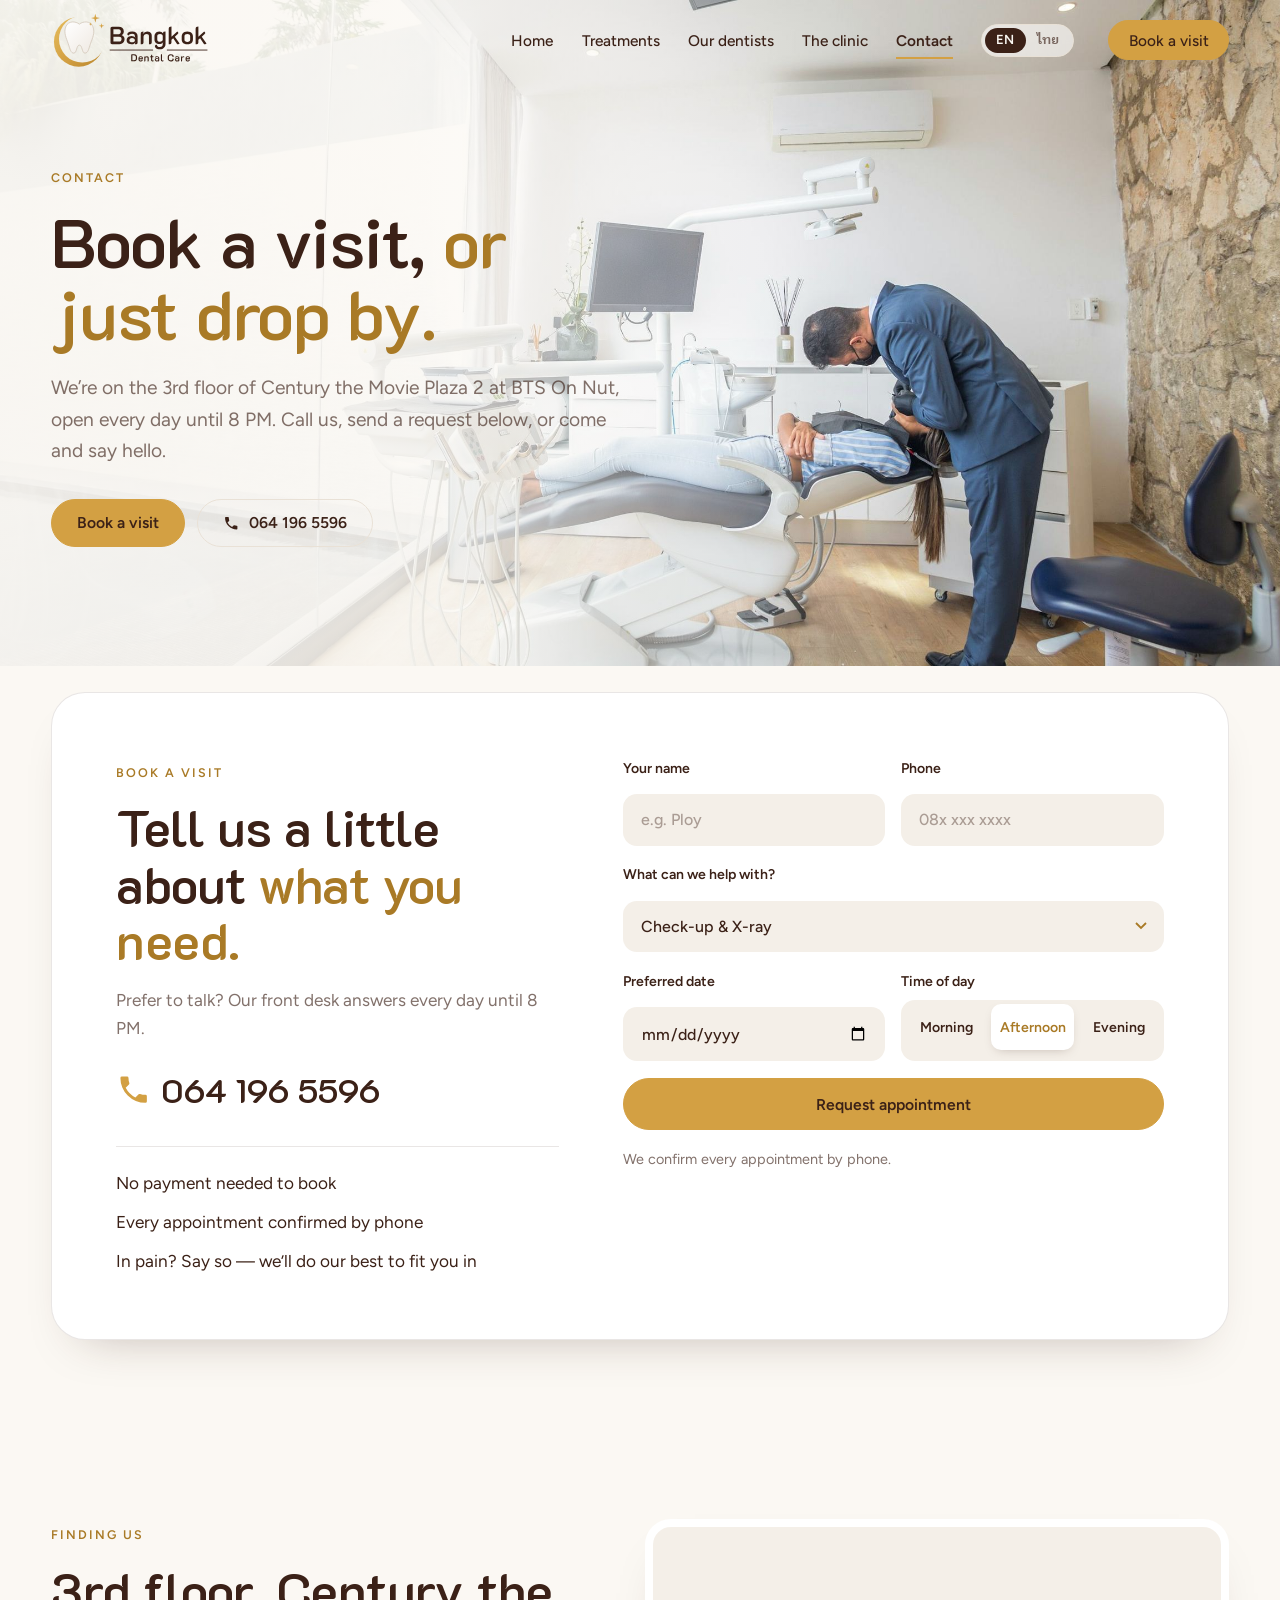
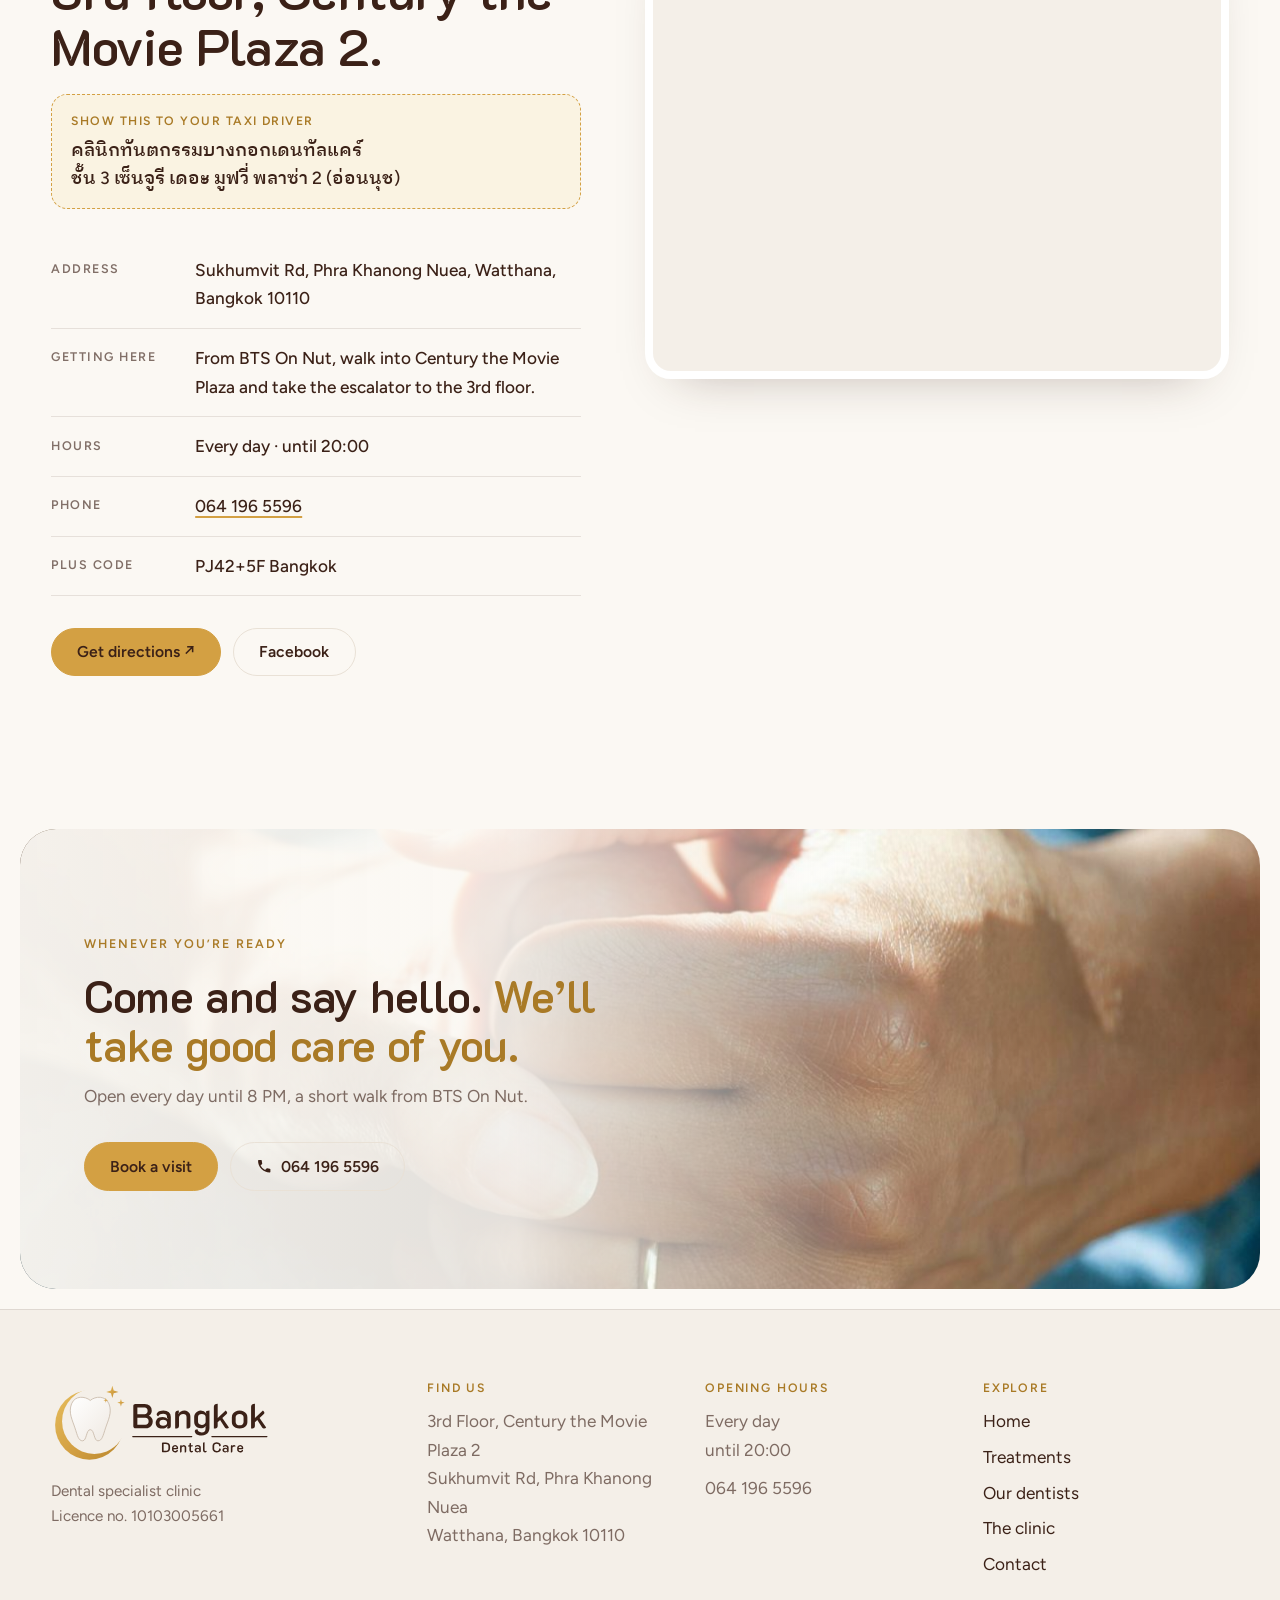
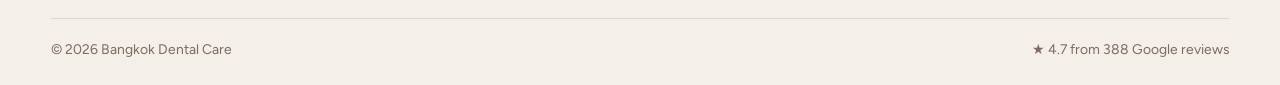
<file: contact.html>
<!doctype html>
<html lang="en" class="no-js">
<head>
  <meta charset="utf-8" />
  <meta name="viewport" content="width=device-width, initial-scale=1" />
  <title>Book & Contact · Bangkok Dental Care</title>
  <meta name="description" content="Book an appointment at Bangkok Dental Care, 3rd Floor, Century the Movie Plaza 2, BTS On Nut. Open every day until 8 PM. Call 064 196 5596." />
  <meta name="theme-color" content="#fbf8f3" />
  <link rel="alternate" hreflang="en" href="/contact.html" />
  <link rel="alternate" hreflang="th" href="/th/contact.html" />
  <link rel="alternate" hreflang="x-default" href="/contact.html" />
  <meta property="og:title" content="Book & Contact · Bangkok Dental Care" />
  <meta property="og:description" content="Book an appointment at Bangkok Dental Care, 3rd Floor, Century the Movie Plaza 2, BTS On Nut. Open every day until 8 PM. Call 064 196 5596." />
  <meta property="og:locale" content="en_US" />
  <meta property="og:image" content="images/storefront.jpg" />
  <link rel="icon" href="images/logo-mark.svg" type="image/svg+xml" />

  <link rel="preconnect" href="https://fonts.googleapis.com" />
  <link rel="preconnect" href="https://fonts.gstatic.com" crossorigin />
  <link href="https://fonts.googleapis.com/css2?family=K2D:wght@400;500;600;700&family=Figtree:wght@400;500;600&family=IBM+Plex+Sans+Thai+Looped:wght@400;500;600&display=swap" rel="stylesheet" />
  <link rel="stylesheet" href="styles.css" />
  <script type="application/ld+json">
  {
    "@context": "https://schema.org",
    "@type": "Dentist",
    "name": "Bangkok Dental Care",
    "alternateName": "คลินิกทันตกรรมบางกอกเดนทัลแคร์",
    "image": "images/storefront.jpg",
    "logo": "images/logo.svg",
    "telephone": "+66641965596",
    "address": {
      "@type": "PostalAddress",
      "streetAddress": "3rd Floor, Century the Movie Plaza 2, Sukhumvit Rd",
      "addressLocality": "Phra Khanong Nuea, Watthana",
      "addressRegion": "Bangkok",
      "postalCode": "10110",
      "addressCountry": "TH"
    },
    "geo": { "@type": "GeoCoordinates", "latitude": 13.7054644, "longitude": 100.6012453 },
    "openingHoursSpecification": [{
      "@type": "OpeningHoursSpecification",
      "dayOfWeek": ["Monday","Tuesday","Wednesday","Thursday","Friday","Saturday","Sunday"],
      "closes": "20:00"
    }],
    "aggregateRating": { "@type": "AggregateRating", "ratingValue": "4.7", "reviewCount": "388" }
  }
  </script>
</head>
<body>
  <a class="skip" href="#main">Skip to content</a>

  <svg width="0" height="0" style="position:absolute" aria-hidden="true">
    <defs>
      <symbol id="spark" viewBox="-1 -1 2 2"><path d="M0 -1L.22 -.22L1 0L.22 .22L0 1L-.22 .22L-1 0L-.22 -.22Z" /></symbol>
    </defs>
  </svg>

  <header class="nav nav--over" data-nav>
    <a class="logo" href="index.html" aria-label="Bangkok Dental Care — home">
      <img class="logo__dark" src="images/logo.svg" alt="Bangkok Dental Care" width="578" height="196" />
    </a>
    <button class="nav__toggle" type="button" aria-expanded="false" aria-controls="site-menu" data-nav-toggle>
      <span class="sr-only">Menu</span><span class="nav__bars" aria-hidden="true"></span>
    </button>
    <nav class="nav__links" id="site-menu" aria-label="Primary">
      <a href="index.html">Home</a>
      <a href="treatments.html">Treatments</a>
      <a href="dentists.html">Our dentists</a>
      <a href="clinic.html">The clinic</a>
      <a href="contact.html" aria-current="page">Contact</a>
      <span class="lang" role="group" aria-label="Language">
        <a href="contact.html" hreflang="en" lang="en" aria-current="true">EN</a>
        <a href="th/contact.html" hreflang="th" lang="th">ไทย</a>
      </span>
      <a class="btn btn--small nav__cta" href="contact.html#book">Book a visit</a>
    </nav>
  </header>

  <main id="main">

    <section class="hero hero--page">
      <picture class="hero__bg">
        <source media="(max-width: 860px)" srcset="images/hero-contact-mobile.jpg" />
        <img src="images/hero-contact.jpg" alt="" width="2560" height="1200" fetchpriority="high" />
      </picture>
      <div class="hero__inner">
        <div class="hero__copy">
          <p class="eyebrow reveal" style="--d:0">Contact</p>
          <h1 class="reveal" style="--d:1">Book a visit, <em>or just drop by.</em></h1>
          <p class="lede reveal" style="--d:2">We’re on the 3rd floor of Century the Movie Plaza 2 at BTS On Nut, open every day until 8 PM. Call us, send a request below, or come and say hello.</p>
          <div class="actions reveal" style="--d:3">
            <a class="btn" href="contact.html#book">Book a visit</a>
            <a class="btn btn--line" href="tel:+66641965596"><svg class="i" viewBox="0 0 24 24" aria-hidden="true"><path d="M6.6 10.8a15.1 15.1 0 0 0 6.6 6.6l2.2-2.2a1 1 0 0 1 1-.25 11.4 11.4 0 0 0 3.6.57 1 1 0 0 1 1 1V20a1 1 0 0 1-1 1A17 17 0 0 1 3 4a1 1 0 0 1 1-1h3.5a1 1 0 0 1 1 1c0 1.25.2 2.45.57 3.57a1 1 0 0 1-.25 1z"/></svg> 064 196 5596</a>
          </div>
        </div>
      </div>
    </section>


    <section class="section section--tight book" id="book">
      <div class="book__card">
        <div class="book__intro">
          <p class="eyebrow">Book a visit</p>
          <h2>Tell us a little about <em>what you need.</em></h2>
          <p>Prefer to talk? Our front desk answers every day until 8 PM.</p>
          <a class="book__phone" href="tel:+66641965596"><svg class="i" viewBox="0 0 24 24" aria-hidden="true"><path d="M6.6 10.8a15.1 15.1 0 0 0 6.6 6.6l2.2-2.2a1 1 0 0 1 1-.25 11.4 11.4 0 0 0 3.6.57 1 1 0 0 1 1 1V20a1 1 0 0 1-1 1A17 17 0 0 1 3 4a1 1 0 0 1 1-1h3.5a1 1 0 0 1 1 1c0 1.25.2 2.45.57 3.57a1 1 0 0 1-.25 1z"/></svg> 064 196 5596</a>
          <ul class="book__list">
            <li>No payment needed to book</li>
            <li>Every appointment confirmed by phone</li>
            <li>In pain? Say so — we’ll do our best to fit you in</li>
          </ul>
        </div>

        <form class="form" data-book-form novalidate>
          <div class="field-row">
            <label class="field"><span>Your name</span><input name="name" type="text" autocomplete="name" placeholder="e.g. Ploy" required /></label>
            <label class="field"><span>Phone</span><input name="phone" type="tel" autocomplete="tel" placeholder="08x xxx xxxx" required /></label>
          </div>
          <label class="field">
            <span>What can we help with?</span>
            <select name="service">
              <option data-key="checkup">Check-up &amp; X-ray</option>
              <option data-key="cleaning">Scaling &amp; cleaning</option>
              <option data-key="braces">Braces / clear aligners</option>
              <option data-key="implant">Dental implant</option>
              <option data-key="crown">Crown / veneer</option>
              <option data-key="root-canal">Root canal</option>
              <option data-key="whitening">Whitening</option>
              <option data-key="filling">Filling</option>
              <option data-key="dentures">Dentures</option>
              <option data-key="pain">Tooth pain — as soon as possible</option>
            </select>
          </label>
          <div class="field-row">
            <label class="field"><span>Preferred date</span><input name="date" type="date" required /></label>
            <fieldset class="field">
              <legend>Time of day</legend>
              <div class="seg">
                <label><input type="radio" name="time" value="Morning" /><span>Morning</span></label>
                <label><input type="radio" name="time" value="Afternoon" checked /><span>Afternoon</span></label>
                <label><input type="radio" name="time" value="Evening" /><span>Evening</span></label>
              </div>
            </fieldset>
          </div>
          <button class="btn btn--block" type="submit">Request appointment</button>
          <p class="form__note" data-form-note role="status" aria-live="polite">We confirm every appointment by phone.</p>
        </form>
      </div>
    </section>

    <section class="section visit" id="visit">
      <div class="visit__info">
        <p class="eyebrow">Finding us</p>
        <h2>3rd floor, Century the Movie Plaza&nbsp;2.</h2>
        <div class="taxi">
          <p class="taxi__label">Show this to your taxi driver</p>
          <p class="taxi__th" lang="th">คลินิกทันตกรรมบางกอกเดนทัลแคร์<br />ชั้น 3 เซ็นจูรี เดอะ มูฟวี่ พลาซ่า 2 (อ่อนนุช)</p>
        </div>
        <dl class="visit__list">
          <div><dt>Address</dt><dd>Sukhumvit Rd, Phra Khanong Nuea, Watthana, Bangkok 10110</dd></div>
          <div><dt>Getting here</dt><dd>From BTS On Nut, walk into Century the Movie Plaza and take the escalator to the 3rd floor.</dd></div>
          <div><dt>Hours</dt><dd>Every day · until 20:00</dd></div>
          <div><dt>Phone</dt><dd><a href="tel:+66641965596">064 196 5596</a></dd></div>
          <div><dt>Plus code</dt><dd>PJ42+5F Bangkok</dd></div>
        </dl>
        <div class="actions">
          <a class="btn" href="https://www.google.com/maps/dir/?api=1&destination=13.7054644,100.6012453" target="_blank" rel="noopener">Get directions ↗</a>
          <!-- TODO: replace with the clinic's exact Facebook page URL -->
          <a class="btn btn--line" href="https://www.facebook.com/" target="_blank" rel="noopener">Facebook</a>
        </div>
      </div>
      <div class="visit__map">
        <iframe title="Map showing Bangkok Dental Care at Century the Movie Plaza 2" loading="lazy" referrerpolicy="no-referrer-when-downgrade"
          src="https://www.google.com/maps?q=13.7054644,100.6012453&z=17&output=embed&hl=en"></iframe>
      </div>
    </section>
  </main>

  <section class="cta">
    <div class="cta__inner img-reveal">
      <img class="cta__bg" data-parallax="0.08" src="images/photos/caring-hands.jpg" alt="" loading="lazy" />
      <div class="cta__copy">
        <p class="eyebrow">Whenever you’re ready</p>
        <h2>Come and say hello. <em>We’ll take good care of you.</em></h2>
        <p>Open every day until 8 PM, a short walk from BTS On Nut.</p>
        <div class="actions">
          <a class="btn" href="contact.html#book">Book a visit</a>
          <a class="btn btn--line" href="tel:+66641965596"><svg class="i" viewBox="0 0 24 24" aria-hidden="true"><path d="M6.6 10.8a15.1 15.1 0 0 0 6.6 6.6l2.2-2.2a1 1 0 0 1 1-.25 11.4 11.4 0 0 0 3.6.57 1 1 0 0 1 1 1V20a1 1 0 0 1-1 1A17 17 0 0 1 3 4a1 1 0 0 1 1-1h3.5a1 1 0 0 1 1 1c0 1.25.2 2.45.57 3.57a1 1 0 0 1-.25 1z"/></svg> 064 196 5596</a>
        </div>
      </div>
    </div>
  </section>

  <footer class="footer">
    <div class="footer__grid">
      <div class="footer__brand">
        <img src="images/logo.svg" alt="Bangkok Dental Care" width="578" height="196" loading="lazy" />
        <p>Dental specialist clinic<br />Licence no. 10103005661</p>
      </div>
      <div>
        <h3>Find us</h3>
        <p>3rd Floor, Century the Movie Plaza 2<br />Sukhumvit Rd, Phra Khanong Nuea<br />Watthana, Bangkok 10110</p>
      </div>
      <div>
        <h3>Opening hours</h3>
        <p>Every day<br />until 20:00</p>
        <p><a href="tel:+66641965596">064 196 5596</a></p>
      </div>
      <div>
        <h3>Explore</h3>
        <ul>
          <li><a href="index.html">Home</a></li>
          <li><a href="treatments.html">Treatments</a></li>
          <li><a href="dentists.html">Our dentists</a></li>
          <li><a href="clinic.html">The clinic</a></li>
          <li><a href="contact.html">Contact</a></li>
        </ul>
      </div>
    </div>
    <div class="footer__row">
      <span>© <span data-year>2026</span> Bangkok Dental Care</span>
      <a href="https://www.google.com/maps/place/Bangkok+Dental+Care/@13.7054644,100.598665,17z/data=!4m8!3m7!1s0x30e29febcbc4d22b:0xd949c671bb64645d!8m2!3d13.7054644!4d100.6012453!9m1!1b1" target="_blank" rel="noopener">★ 4.7 from 388 Google reviews</a>
    </div>
  </footer>

  <a class="fab" href="tel:+66641965596" aria-label="Call the clinic">
    <svg viewBox="0 0 24 24" aria-hidden="true"><path d="M6.6 10.8a15.1 15.1 0 0 0 6.6 6.6l2.2-2.2a1 1 0 0 1 1-.25 11.4 11.4 0 0 0 3.6.57 1 1 0 0 1 1 1V20a1 1 0 0 1-1 1A17 17 0 0 1 3 4a1 1 0 0 1 1-1h3.5a1 1 0 0 1 1 1c0 1.25.2 2.45.57 3.57a1 1 0 0 1-.25 1z"/></svg>
  </a>

  <script src="script.js" defer></script>
</body>
</html>
</file>
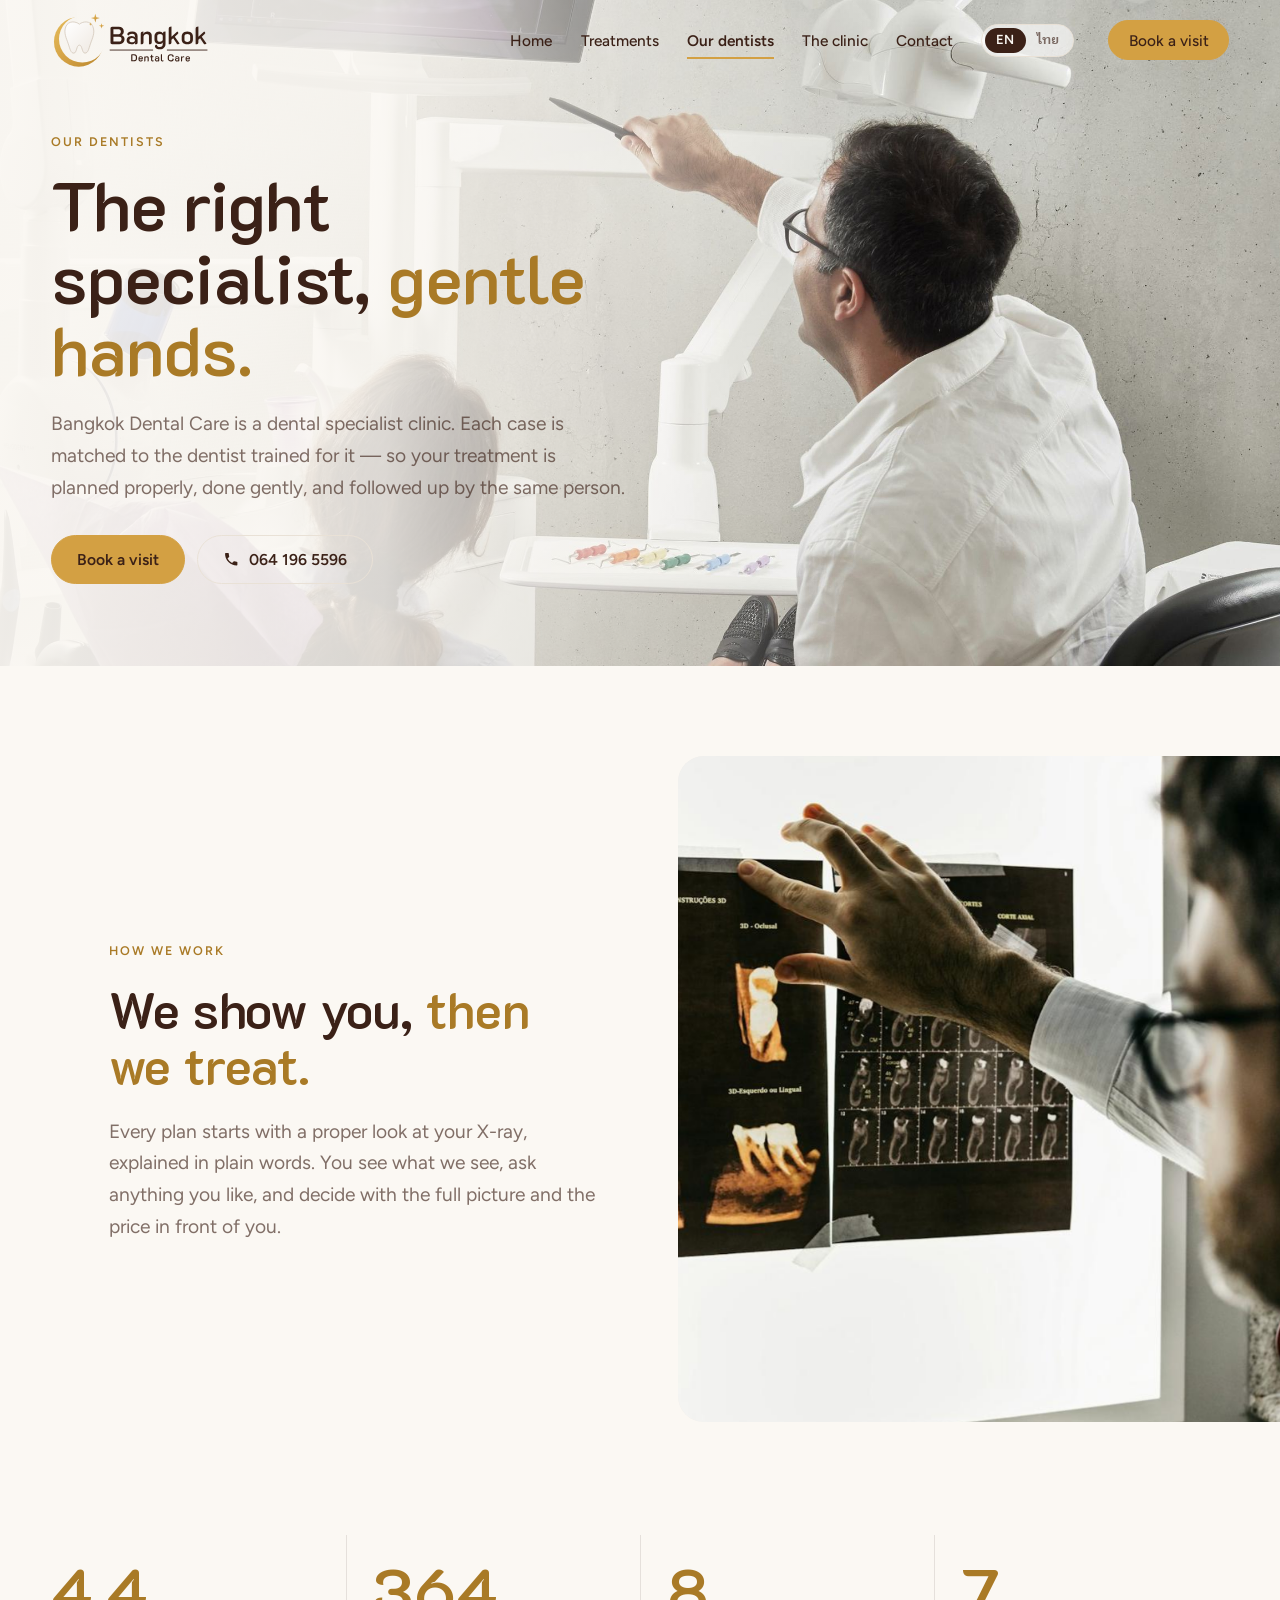
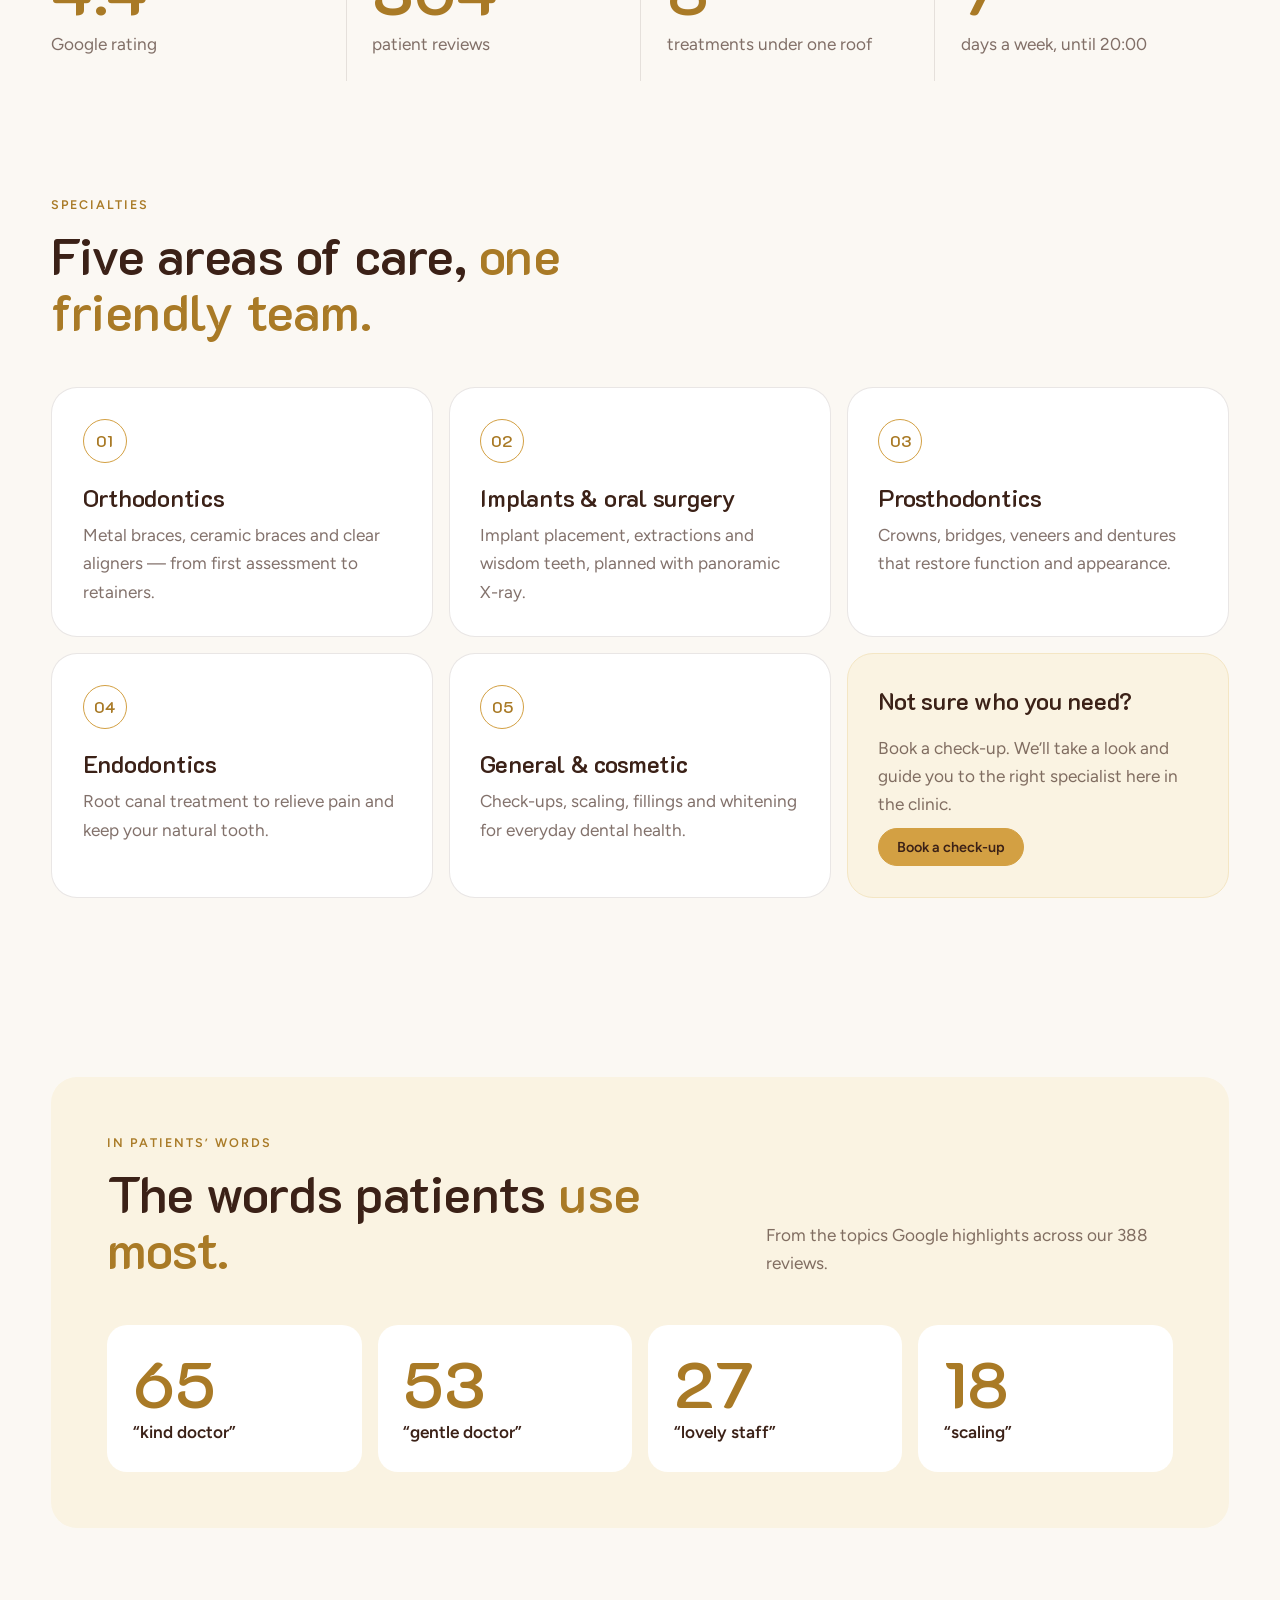
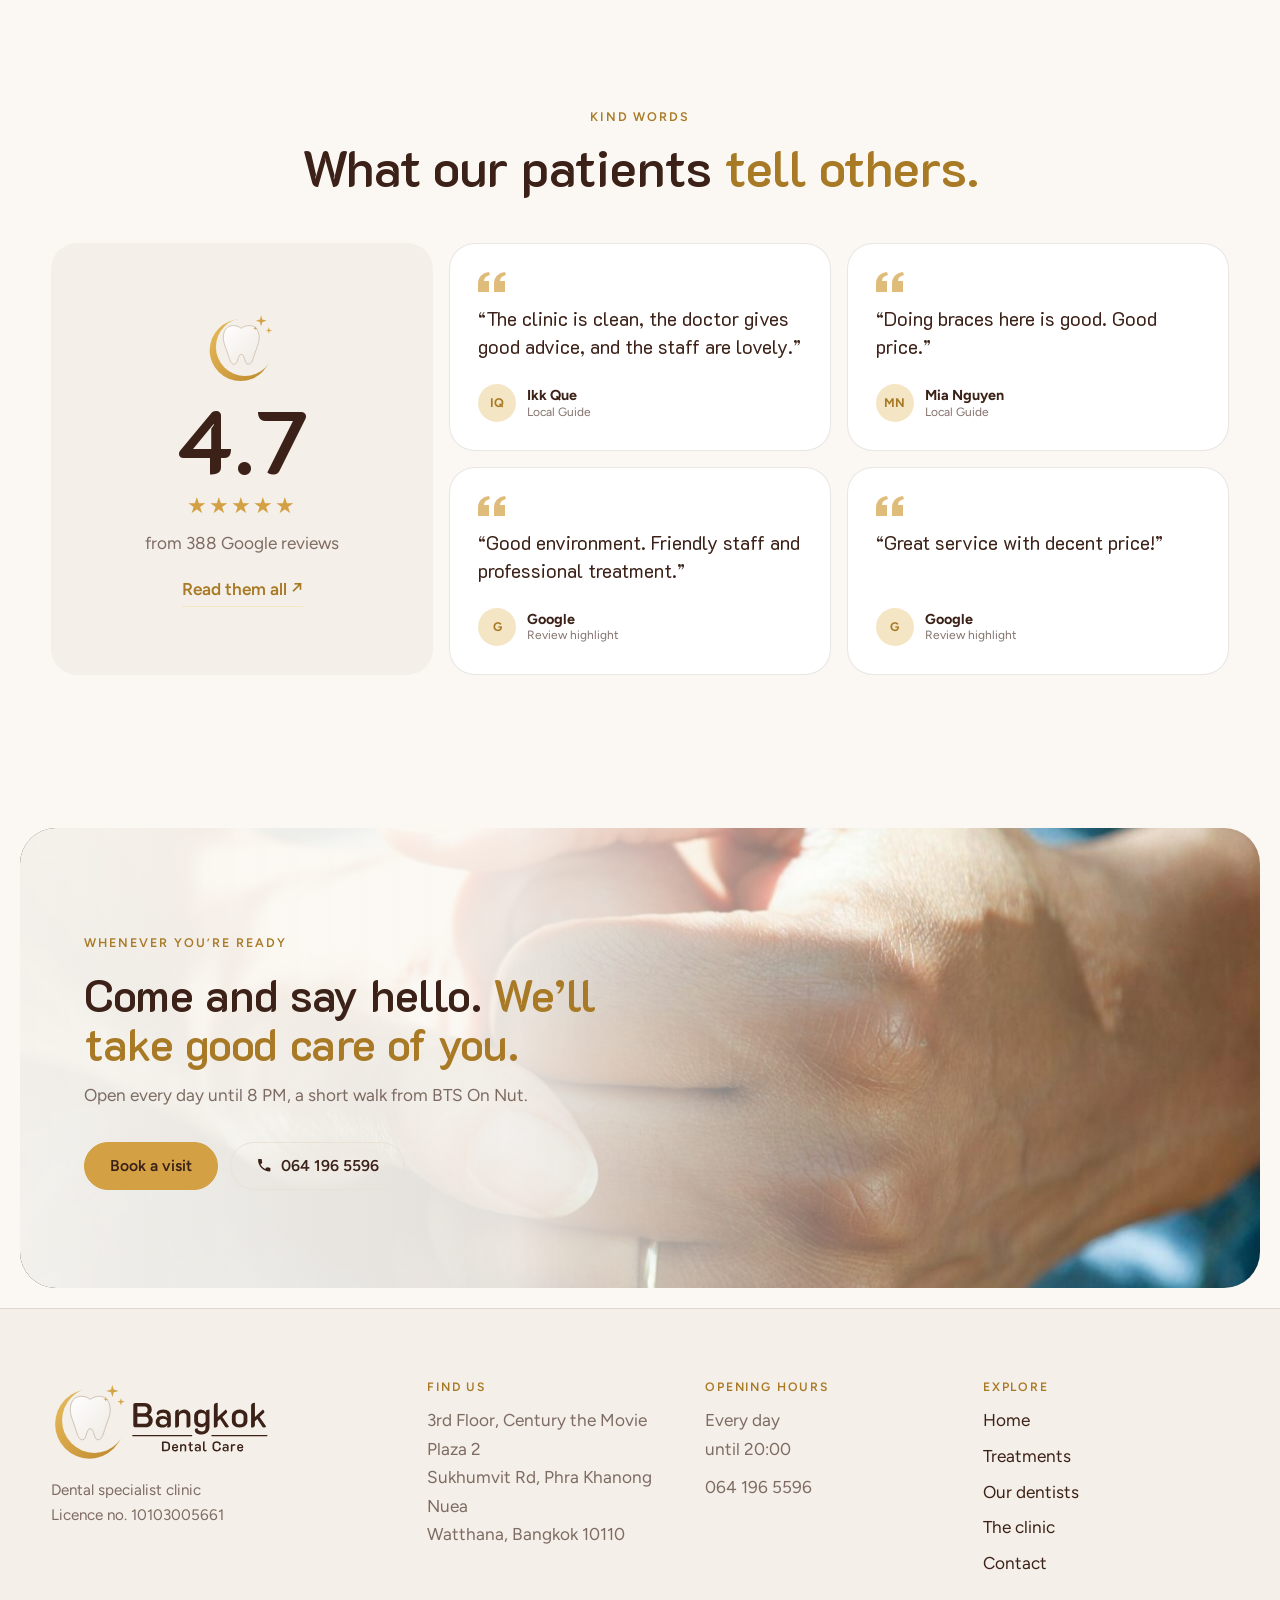
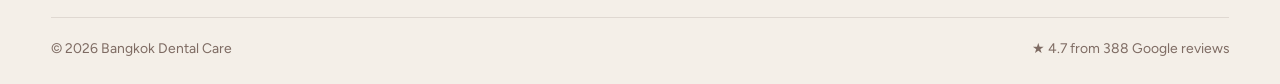
<file: dentists.html>
<!doctype html>
<html lang="en" class="no-js">
<head>
  <meta charset="utf-8" />
  <meta name="viewport" content="width=device-width, initial-scale=1" />
  <title>Our Dentists · Bangkok Dental Care</title>
  <meta name="description" content="Specialist dentists in orthodontics, implants and oral surgery, prosthodontics, endodontics and general dentistry — described by patients as kind and gentle." />
  <meta name="theme-color" content="#fbf8f3" />
  <link rel="alternate" hreflang="en" href="/dentists.html" />
  <link rel="alternate" hreflang="th" href="/th/dentists.html" />
  <link rel="alternate" hreflang="x-default" href="/dentists.html" />
  <meta property="og:title" content="Our Dentists · Bangkok Dental Care" />
  <meta property="og:description" content="Specialist dentists in orthodontics, implants and oral surgery, prosthodontics, endodontics and general dentistry — described by patients as kind and gentle." />
  <meta property="og:locale" content="en_US" />
  <meta property="og:image" content="images/storefront.jpg" />
  <link rel="icon" href="images/logo-mark.svg" type="image/svg+xml" />

  <link rel="preconnect" href="https://fonts.googleapis.com" />
  <link rel="preconnect" href="https://fonts.gstatic.com" crossorigin />
  <link href="https://fonts.googleapis.com/css2?family=K2D:wght@400;500;600;700&family=Figtree:wght@400;500;600&family=IBM+Plex+Sans+Thai+Looped:wght@400;500;600&display=swap" rel="stylesheet" />
  <link rel="stylesheet" href="styles.css" />
</head>
<body>
  <a class="skip" href="#main">Skip to content</a>

  <svg width="0" height="0" style="position:absolute" aria-hidden="true">
    <defs>
      <symbol id="spark" viewBox="-1 -1 2 2"><path d="M0 -1L.22 -.22L1 0L.22 .22L0 1L-.22 .22L-1 0L-.22 -.22Z" /></symbol>
    </defs>
  </svg>

  <header class="nav nav--over" data-nav>
    <a class="logo" href="index.html" aria-label="Bangkok Dental Care — home">
      <img class="logo__dark" src="images/logo.svg" alt="Bangkok Dental Care" width="578" height="196" />
    </a>
    <button class="nav__toggle" type="button" aria-expanded="false" aria-controls="site-menu" data-nav-toggle>
      <span class="sr-only">Menu</span><span class="nav__bars" aria-hidden="true"></span>
    </button>
    <nav class="nav__links" id="site-menu" aria-label="Primary">
      <a href="index.html">Home</a>
      <a href="treatments.html">Treatments</a>
      <a href="dentists.html" aria-current="page">Our dentists</a>
      <a href="clinic.html">The clinic</a>
      <a href="contact.html">Contact</a>
      <span class="lang" role="group" aria-label="Language">
        <a href="dentists.html" hreflang="en" lang="en" aria-current="true">EN</a>
        <a href="th/dentists.html" hreflang="th" lang="th">ไทย</a>
      </span>
      <a class="btn btn--small nav__cta" href="contact.html#book">Book a visit</a>
    </nav>
  </header>

  <main id="main">

    <section class="hero hero--page">
      <picture class="hero__bg">
        <source media="(max-width: 860px)" srcset="images/hero-dentists-mobile.jpg" />
        <img src="images/hero-dentists.jpg" alt="" width="2560" height="1200" fetchpriority="high" />
      </picture>
      <div class="hero__inner">
        <div class="hero__copy">
          <p class="eyebrow reveal" style="--d:0">Our dentists</p>
          <h1 class="reveal" style="--d:1">The right specialist, <em>gentle hands.</em></h1>
          <p class="lede reveal" style="--d:2">Bangkok Dental Care is a dental specialist clinic. Each case is matched to the dentist trained for it — so your treatment is planned properly, done gently, and followed up by the same person.</p>
          <div class="actions reveal" style="--d:3">
            <a class="btn" href="contact.html#book">Book a visit</a>
            <a class="btn btn--line" href="tel:+66641965596"><svg class="i" viewBox="0 0 24 24" aria-hidden="true"><path d="M6.6 10.8a15.1 15.1 0 0 0 6.6 6.6l2.2-2.2a1 1 0 0 1 1-.25 11.4 11.4 0 0 0 3.6.57 1 1 0 0 1 1 1V20a1 1 0 0 1-1 1A17 17 0 0 1 3 4a1 1 0 0 1 1-1h3.5a1 1 0 0 1 1 1c0 1.25.2 2.45.57 3.57a1 1 0 0 1-.25 1z"/></svg> 064 196 5596</a>
          </div>
        </div>
      </div>
    </section>



    <section class="feature feature--rev">
      <figure class="feature__media img-reveal"><img data-parallax="0.1" src="images/photos/xray-film.jpg" alt="Dentist reviewing dental X-rays" loading="lazy" /></figure>
      <div class="feature__copy">
        <p class="eyebrow reveal-on-scroll">How we work</p>
        <h2 class="reveal-on-scroll">We show you, <em>then we treat.</em></h2>
        <p class="lede reveal-on-scroll">Every plan starts with a proper look at your X-ray, explained in plain words. You see what we see, ask anything you like, and decide with the full picture and the price in front of you.</p>
        
      </div>
    </section>


    <section class="stats" aria-label="Clinic in numbers">
      <div class="stat reveal-on-scroll"><b data-count="4.7" data-decimals="1">4.7</b><span>Google rating</span></div>
      <div class="stat reveal-on-scroll"><b data-count="388" data-decimals="0">388</b><span>patient reviews</span></div>
      <div class="stat reveal-on-scroll"><b data-count="9" data-decimals="0">9</b><span>treatments under one roof</span></div>
      <div class="stat reveal-on-scroll"><b data-count="7" data-decimals="0">7</b><span>days a week, until 20:00</span></div>
    </section>

    <section class="section">
      <header class="head">
        <p class="eyebrow">Specialties</p>
        <h2>Five areas of care, <em>one friendly team.</em></h2>
      </header>
      <ul class="specs">
        <li class="spec reveal-on-scroll">
          <span class="spec__n">01</span>
          <h3>Orthodontics</h3>
          <p>Metal braces, ceramic braces and clear aligners — from first assessment to retainers.</p>
        </li>
        <li class="spec reveal-on-scroll">
          <span class="spec__n">02</span>
          <h3>Implants &amp; oral surgery</h3>
          <p>Implant placement, extractions and wisdom teeth, planned with panoramic X-ray.</p>
        </li>
        <li class="spec reveal-on-scroll">
          <span class="spec__n">03</span>
          <h3>Prosthodontics</h3>
          <p>Crowns, bridges, veneers and dentures that restore function and appearance.</p>
        </li>
        <li class="spec reveal-on-scroll">
          <span class="spec__n">04</span>
          <h3>Endodontics</h3>
          <p>Root canal treatment to relieve pain and keep your natural tooth.</p>
        </li>
        <li class="spec reveal-on-scroll">
          <span class="spec__n">05</span>
          <h3>General &amp; cosmetic</h3>
          <p>Check-ups, scaling, fillings and whitening for everyday dental health.</p>
        </li>
        <li class="spec spec--cta reveal-on-scroll">
          <h3>Not sure who you need?</h3>
          <p>Book a check-up. We’ll take a look and guide you to the right specialist here in the clinic.</p>
          <a class="btn btn--gold btn--small" href="contact.html?service=checkup#book">Book a check-up</a>
        </li>
      </ul>
      <!-- TODO: add each dentist's name, photo and qualifications when the clinic provides them. -->
    </section>

    <section class="section">
      <div class="words">
      <header class="head">
        <p class="eyebrow">In patients’ words</p>
        <h2>The words patients <em>use most.</em></h2>
        <p class="head__aside">From the topics Google highlights across our 388 reviews.</p>
      </header>
        <div class="tally">
          <div class="tally__item reveal-on-scroll"><b>65</b><span>“kind doctor”</span></div>
          <div class="tally__item reveal-on-scroll"><b>53</b><span>“gentle doctor”</span></div>
          <div class="tally__item reveal-on-scroll"><b>27</b><span>“lovely staff”</span></div>
          <div class="tally__item reveal-on-scroll"><b>18</b><span>“scaling”</span></div>
        </div>
      </div>
    </section>

    <section class="section reviews">
      <header class="head head--center">
        <p class="eyebrow">Kind words</p>
        <h2>What our patients <em>tell others.</em></h2>
      </header>
      <div class="reviews__grid">
        <div class="score reveal-on-scroll">
          <img src="images/logo-mark.svg" alt="" width="72" height="72" loading="lazy" />
          <p class="score__n">4.7</p>
          <p class="stars" aria-label="4.7 out of 5 stars">★★★★★</p>
          <p class="score__l">from 388 Google reviews</p>
          <a class="link" href="https://www.google.com/maps/place/Bangkok+Dental+Care/@13.7054644,100.598665,17z/data=!4m8!3m7!1s0x30e29febcbc4d22b:0xd949c671bb64645d!8m2!3d13.7054644!4d100.6012453!9m1!1b1" target="_blank" rel="noopener">Read them all ↗</a>
        </div>
        <blockquote class="quote reveal-on-scroll" lang="en">
          <p>“The clinic is clean, the doctor gives good advice, and the staff are lovely.”</p>
          <footer><span class="avatar" aria-hidden="true">IQ</span><span><b>Ikk Que</b><small>Local Guide</small></span></footer>
        </blockquote>
        <blockquote class="quote reveal-on-scroll" lang="en">
          <p>“Doing braces here is good. Good price.”</p>
          <footer><span class="avatar" aria-hidden="true">MN</span><span><b>Mia Nguyen</b><small>Local Guide</small></span></footer>
        </blockquote>
        <blockquote class="quote reveal-on-scroll" lang="en">
          <p>“Good environment. Friendly staff and professional treatment.”</p>
          <footer><span class="avatar" aria-hidden="true">G</span><span><b>Google</b><small>Review highlight</small></span></footer>
        </blockquote>
        <blockquote class="quote reveal-on-scroll" lang="en">
          <p>“Great service with decent price!”</p>
          <footer><span class="avatar" aria-hidden="true">G</span><span><b>Google</b><small>Review highlight</small></span></footer>
        </blockquote>
      </div>
    </section>

  </main>

  <section class="cta">
    <div class="cta__inner img-reveal">
      <img class="cta__bg" data-parallax="0.08" src="images/photos/caring-hands.jpg" alt="" loading="lazy" />
      <div class="cta__copy">
        <p class="eyebrow">Whenever you’re ready</p>
        <h2>Come and say hello. <em>We’ll take good care of you.</em></h2>
        <p>Open every day until 8 PM, a short walk from BTS On Nut.</p>
        <div class="actions">
          <a class="btn" href="contact.html#book">Book a visit</a>
          <a class="btn btn--line" href="tel:+66641965596"><svg class="i" viewBox="0 0 24 24" aria-hidden="true"><path d="M6.6 10.8a15.1 15.1 0 0 0 6.6 6.6l2.2-2.2a1 1 0 0 1 1-.25 11.4 11.4 0 0 0 3.6.57 1 1 0 0 1 1 1V20a1 1 0 0 1-1 1A17 17 0 0 1 3 4a1 1 0 0 1 1-1h3.5a1 1 0 0 1 1 1c0 1.25.2 2.45.57 3.57a1 1 0 0 1-.25 1z"/></svg> 064 196 5596</a>
        </div>
      </div>
    </div>
  </section>

  <footer class="footer">
    <div class="footer__grid">
      <div class="footer__brand">
        <img src="images/logo.svg" alt="Bangkok Dental Care" width="578" height="196" loading="lazy" />
        <p>Dental specialist clinic<br />Licence no. 10103005661</p>
      </div>
      <div>
        <h3>Find us</h3>
        <p>3rd Floor, Century the Movie Plaza 2<br />Sukhumvit Rd, Phra Khanong Nuea<br />Watthana, Bangkok 10110</p>
      </div>
      <div>
        <h3>Opening hours</h3>
        <p>Every day<br />until 20:00</p>
        <p><a href="tel:+66641965596">064 196 5596</a></p>
      </div>
      <div>
        <h3>Explore</h3>
        <ul>
          <li><a href="index.html">Home</a></li>
          <li><a href="treatments.html">Treatments</a></li>
          <li><a href="dentists.html">Our dentists</a></li>
          <li><a href="clinic.html">The clinic</a></li>
          <li><a href="contact.html">Contact</a></li>
        </ul>
      </div>
    </div>
    <div class="footer__row">
      <span>© <span data-year>2026</span> Bangkok Dental Care</span>
      <a href="https://www.google.com/maps/place/Bangkok+Dental+Care/@13.7054644,100.598665,17z/data=!4m8!3m7!1s0x30e29febcbc4d22b:0xd949c671bb64645d!8m2!3d13.7054644!4d100.6012453!9m1!1b1" target="_blank" rel="noopener">★ 4.7 from 388 Google reviews</a>
    </div>
  </footer>

  <a class="fab" href="tel:+66641965596" aria-label="Call the clinic">
    <svg viewBox="0 0 24 24" aria-hidden="true"><path d="M6.6 10.8a15.1 15.1 0 0 0 6.6 6.6l2.2-2.2a1 1 0 0 1 1-.25 11.4 11.4 0 0 0 3.6.57 1 1 0 0 1 1 1V20a1 1 0 0 1-1 1A17 17 0 0 1 3 4a1 1 0 0 1 1-1h3.5a1 1 0 0 1 1 1c0 1.25.2 2.45.57 3.57a1 1 0 0 1-.25 1z"/></svg>
  </a>

  <script src="script.js" defer></script>
</body>
</html>
</file>
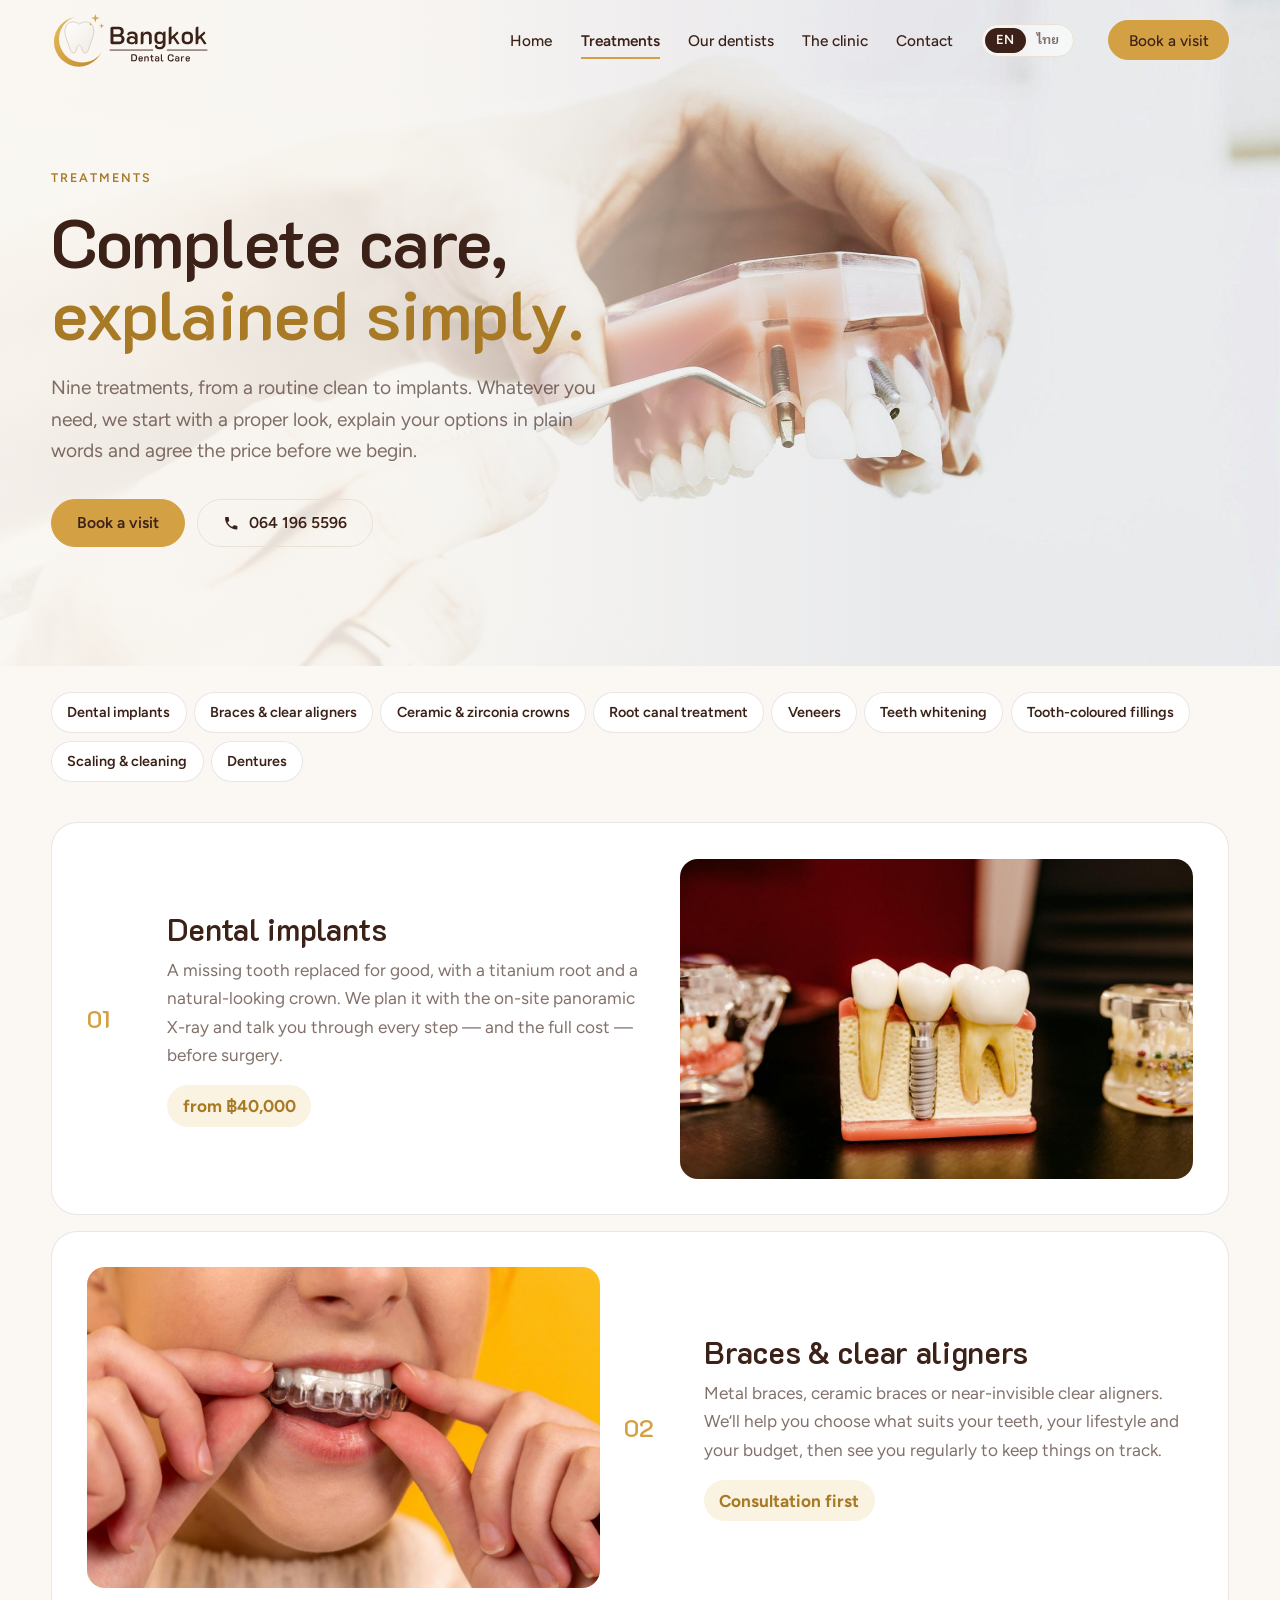
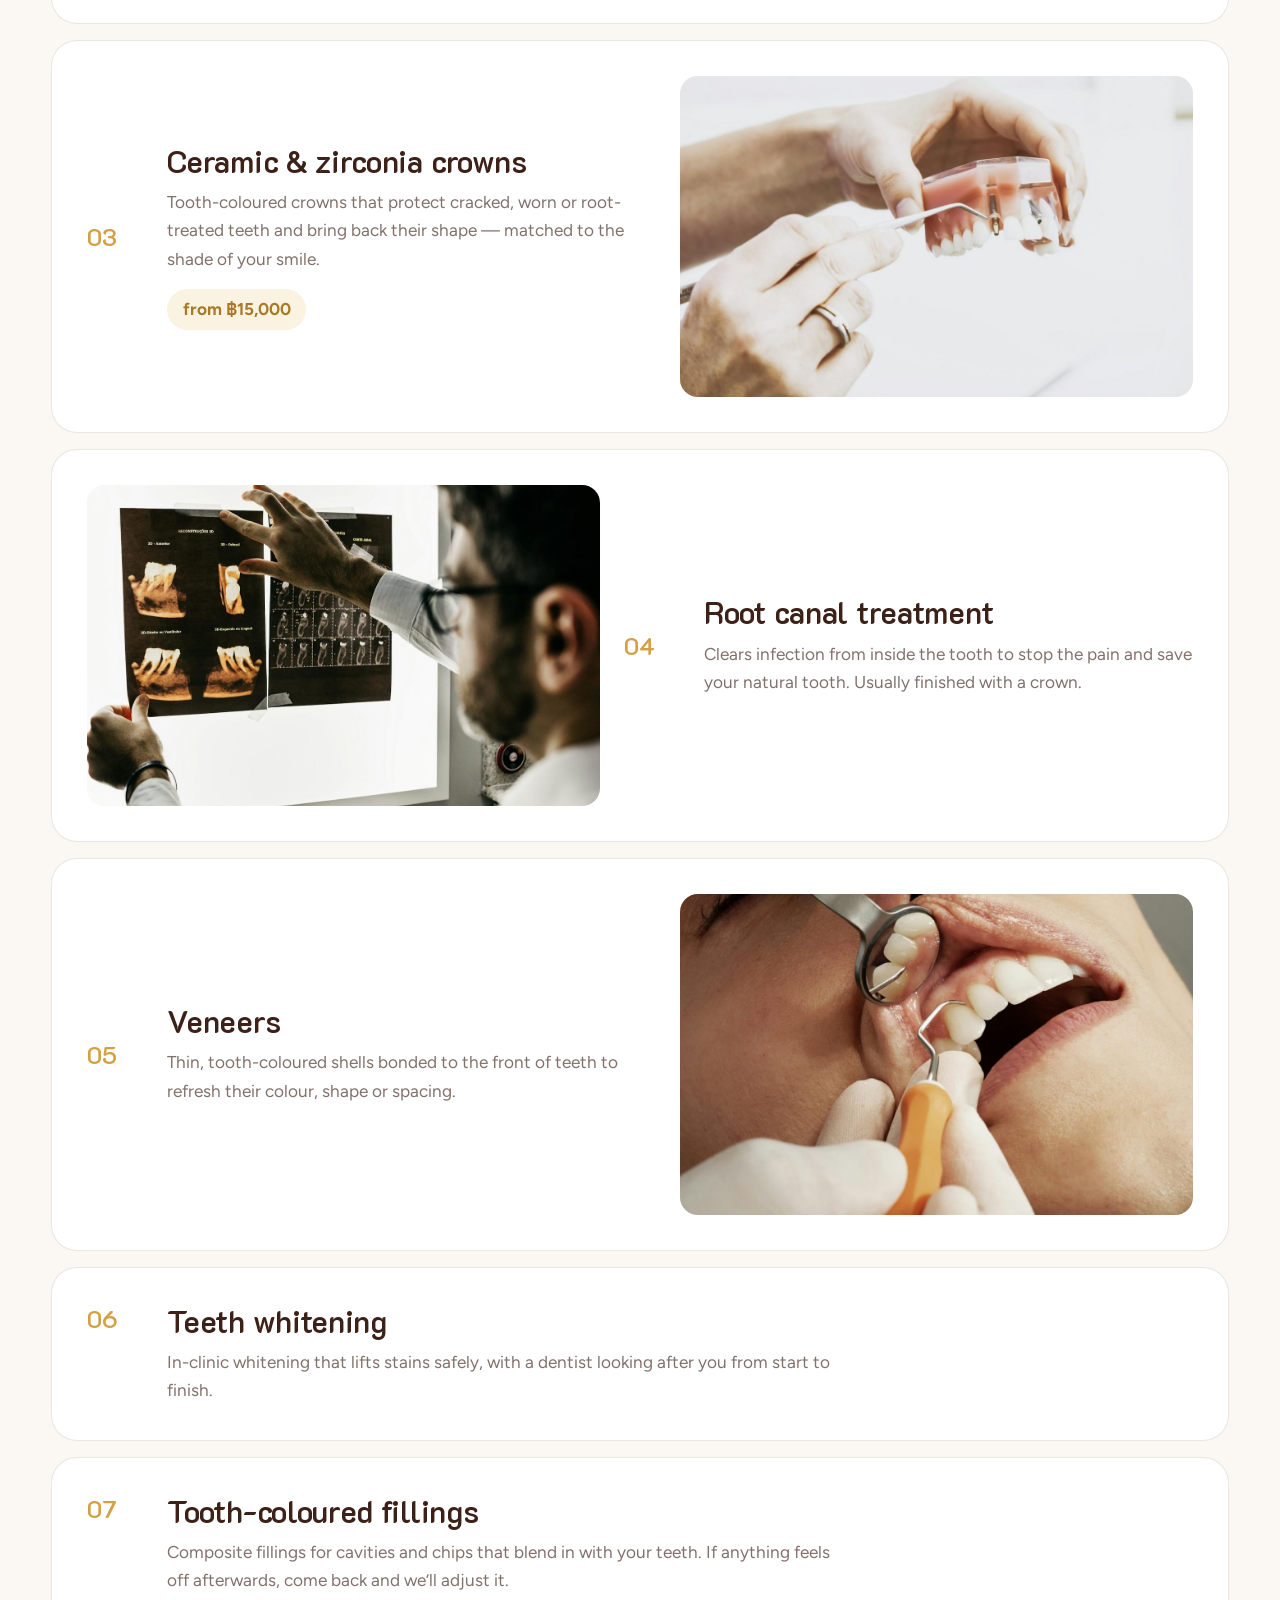
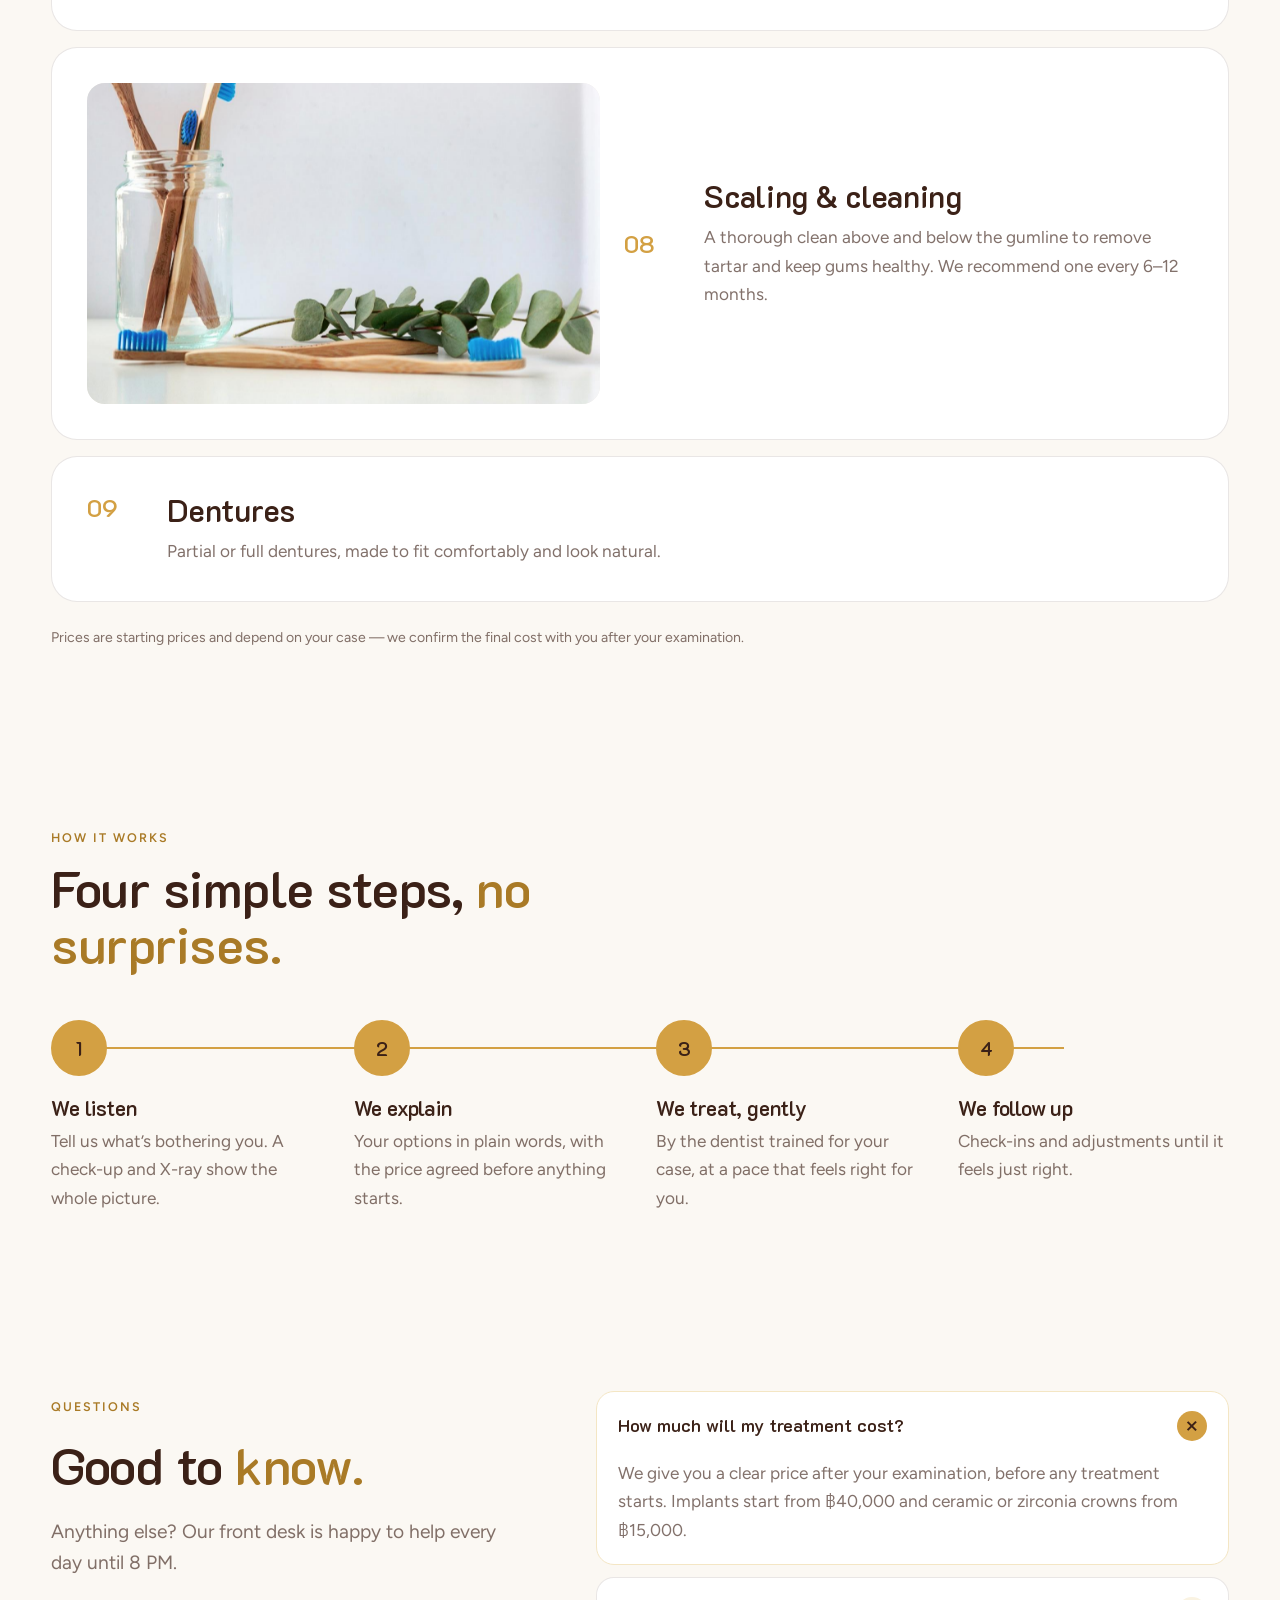
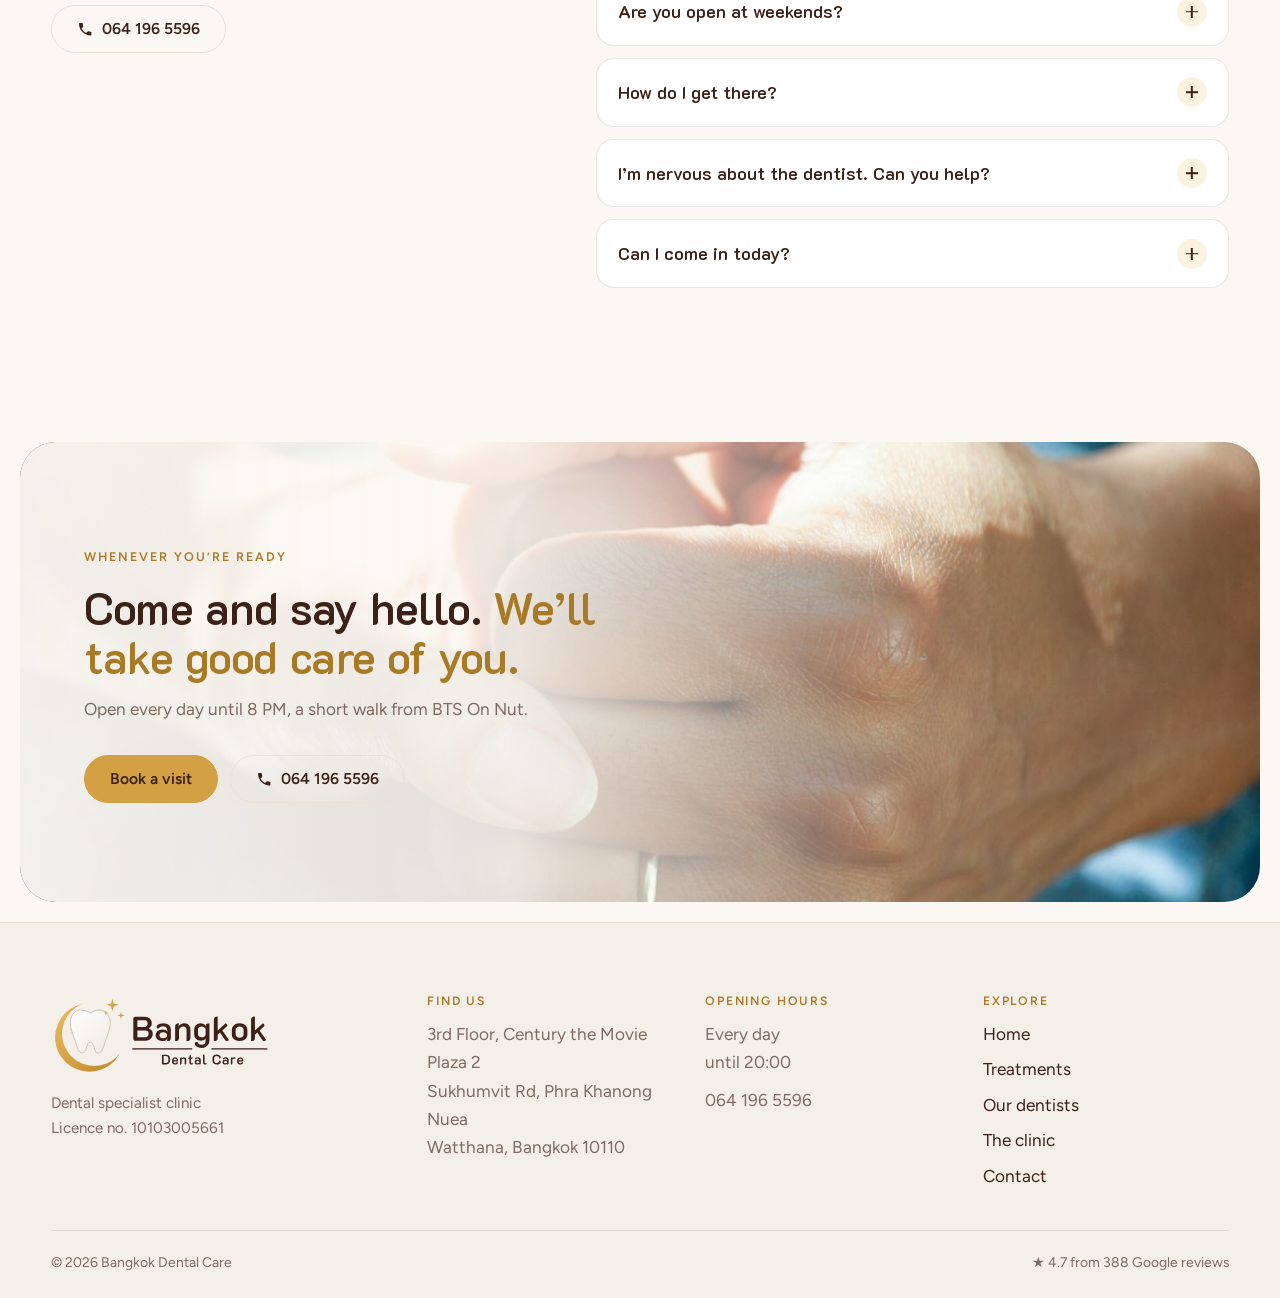
<file: treatments.html>
<!doctype html>
<html lang="en" class="no-js">
<head>
  <meta charset="utf-8" />
  <meta name="viewport" content="width=device-width, initial-scale=1" />
  <title>Treatments & Prices · Bangkok Dental Care</title>
  <meta name="description" content="Dental implants from ฿40,000, ceramic and zirconia crowns from ฿15,000, braces and clear aligners, root canal, veneers, whitening, fillings, scaling and dentures at BTS On Nut." />
  <meta name="theme-color" content="#fbf8f3" />
  <link rel="alternate" hreflang="en" href="/treatments.html" />
  <link rel="alternate" hreflang="th" href="/th/treatments.html" />
  <link rel="alternate" hreflang="x-default" href="/treatments.html" />
  <meta property="og:title" content="Treatments & Prices · Bangkok Dental Care" />
  <meta property="og:description" content="Dental implants from ฿40,000, ceramic and zirconia crowns from ฿15,000, braces and clear aligners, root canal, veneers, whitening, fillings, scaling and dentures at BTS On Nut." />
  <meta property="og:locale" content="en_US" />
  <meta property="og:image" content="images/storefront.jpg" />
  <link rel="icon" href="images/logo-mark.svg" type="image/svg+xml" />

  <link rel="preconnect" href="https://fonts.googleapis.com" />
  <link rel="preconnect" href="https://fonts.gstatic.com" crossorigin />
  <link href="https://fonts.googleapis.com/css2?family=K2D:wght@400;500;600;700&family=Figtree:wght@400;500;600&family=IBM+Plex+Sans+Thai+Looped:wght@400;500;600&display=swap" rel="stylesheet" />
  <link rel="stylesheet" href="styles.css" />
</head>
<body>
  <a class="skip" href="#main">Skip to content</a>

  <svg width="0" height="0" style="position:absolute" aria-hidden="true">
    <defs>
      <symbol id="spark" viewBox="-1 -1 2 2"><path d="M0 -1L.22 -.22L1 0L.22 .22L0 1L-.22 .22L-1 0L-.22 -.22Z" /></symbol>
    </defs>
  </svg>

  <header class="nav nav--over" data-nav>
    <a class="logo" href="index.html" aria-label="Bangkok Dental Care — home">
      <img class="logo__dark" src="images/logo.svg" alt="Bangkok Dental Care" width="578" height="196" />
    </a>
    <button class="nav__toggle" type="button" aria-expanded="false" aria-controls="site-menu" data-nav-toggle>
      <span class="sr-only">Menu</span><span class="nav__bars" aria-hidden="true"></span>
    </button>
    <nav class="nav__links" id="site-menu" aria-label="Primary">
      <a href="index.html">Home</a>
      <a href="treatments.html" aria-current="page">Treatments</a>
      <a href="dentists.html">Our dentists</a>
      <a href="clinic.html">The clinic</a>
      <a href="contact.html">Contact</a>
      <span class="lang" role="group" aria-label="Language">
        <a href="treatments.html" hreflang="en" lang="en" aria-current="true">EN</a>
        <a href="th/treatments.html" hreflang="th" lang="th">ไทย</a>
      </span>
      <a class="btn btn--small nav__cta" href="contact.html#book">Book a visit</a>
    </nav>
  </header>

  <main id="main">

    <section class="hero hero--page">
      <picture class="hero__bg">
        <source media="(max-width: 860px)" srcset="images/hero-treatments-mobile.jpg" />
        <img src="images/hero-treatments.jpg" alt="" width="2560" height="1200" fetchpriority="high" />
      </picture>
      <div class="hero__inner">
        <div class="hero__copy">
          <p class="eyebrow reveal" style="--d:0">Treatments</p>
          <h1 class="reveal" style="--d:1">Complete care, <em>explained simply.</em></h1>
          <p class="lede reveal" style="--d:2">Nine treatments, from a routine clean to implants. Whatever you need, we start with a proper look, explain your options in plain words and agree the price before we begin.</p>
          <div class="actions reveal" style="--d:3">
            <a class="btn" href="contact.html#book">Book a visit</a>
            <a class="btn btn--line" href="tel:+66641965596"><svg class="i" viewBox="0 0 24 24" aria-hidden="true"><path d="M6.6 10.8a15.1 15.1 0 0 0 6.6 6.6l2.2-2.2a1 1 0 0 1 1-.25 11.4 11.4 0 0 0 3.6.57 1 1 0 0 1 1 1V20a1 1 0 0 1-1 1A17 17 0 0 1 3 4a1 1 0 0 1 1-1h3.5a1 1 0 0 1 1 1c0 1.25.2 2.45.57 3.57a1 1 0 0 1-.25 1z"/></svg> 064 196 5596</a>
          </div>
        </div>
      </div>
    </section>

    <section class="section section--tight">
      <nav class="jump reveal-on-scroll" aria-label="Jump to a treatment">
        <a href="#implants">Dental implants</a>
        <a href="#braces">Braces &amp; clear aligners</a>
        <a href="#crowns">Ceramic &amp; zirconia crowns</a>
        <a href="#root-canal">Root canal treatment</a>
        <a href="#veneers">Veneers</a>
        <a href="#whitening">Teeth whitening</a>
        <a href="#fillings">Tooth-coloured fillings</a>
        <a href="#scaling">Scaling &amp; cleaning</a>
        <a href="#dentures">Dentures</a>
      </nav>
      <div class="tx-list">

        <article class="tx tx--photo reveal-on-scroll" id="implants">
          <span class="tx__n">01</span>
          <div class="tx__body">
            <h2>Dental implants</h2>
            <p>A missing tooth replaced for good, with a titanium root and a natural-looking crown. We plan it with the on-site panoramic X-ray and talk you through every step — and the full cost — before surgery.</p>
            <p class="tx__price">from ฿40,000</p>
          </div>
          <figure class="tx__photo img-reveal"><img data-parallax="0.05" src="images/photos/implant-model.jpg" alt="Model of a dental implant beside natural teeth" loading="lazy" /></figure>
        </article>
        <article class="tx tx--photo reveal-on-scroll" id="braces">
          <span class="tx__n">02</span>
          <div class="tx__body">
            <h2>Braces &amp; clear aligners</h2>
            <p>Metal braces, ceramic braces or near-invisible clear aligners. We’ll help you choose what suits your teeth, your lifestyle and your budget, then see you regularly to keep things on track.</p>
            <p class="tx__price">Consultation first</p>
          </div>
          <figure class="tx__photo img-reveal"><img data-parallax="0.05" src="images/photos/aligners-smile.jpg" alt="Clear aligner being fitted" loading="lazy" /></figure>
        </article>
        <article class="tx tx--photo reveal-on-scroll" id="crowns">
          <span class="tx__n">03</span>
          <div class="tx__body">
            <h2>Ceramic &amp; zirconia crowns</h2>
            <p>Tooth-coloured crowns that protect cracked, worn or root-treated teeth and bring back their shape — matched to the shade of your smile.</p>
            <p class="tx__price">from ฿15,000</p>
          </div>
          <figure class="tx__photo img-reveal"><img data-parallax="0.05" src="images/photos/dental-model.jpg" alt="Dental model being examined" loading="lazy" /></figure>
        </article>
        <article class="tx tx--photo reveal-on-scroll" id="root-canal">
          <span class="tx__n">04</span>
          <div class="tx__body">
            <h2>Root canal treatment</h2>
            <p>Clears infection from inside the tooth to stop the pain and save your natural tooth. Usually finished with a crown.</p>
            
          </div>
          <figure class="tx__photo img-reveal"><img data-parallax="0.05" src="images/photos/xray-film.jpg" alt="Dentist reviewing dental X-rays" loading="lazy" /></figure>
        </article>
        <article class="tx tx--photo reveal-on-scroll" id="veneers">
          <span class="tx__n">05</span>
          <div class="tx__body">
            <h2>Veneers</h2>
            <p>Thin, tooth-coloured shells bonded to the front of teeth to refresh their colour, shape or spacing.</p>
            
          </div>
          <figure class="tx__photo img-reveal"><img data-parallax="0.05" src="images/photos/smile-check.jpg" alt="Close-up of a smile during a check" loading="lazy" /></figure>
        </article>
        <article class="tx reveal-on-scroll" id="whitening">
          <span class="tx__n">06</span>
          <div class="tx__body">
            <h2>Teeth whitening</h2>
            <p>In-clinic whitening that lifts stains safely, with a dentist looking after you from start to finish.</p>
            
          </div>
          
        </article>
        <article class="tx reveal-on-scroll" id="fillings">
          <span class="tx__n">07</span>
          <div class="tx__body">
            <h2>Tooth-coloured fillings</h2>
            <p>Composite fillings for cavities and chips that blend in with your teeth. If anything feels off afterwards, come back and we’ll adjust it.</p>
            
          </div>
          
        </article>
        <article class="tx tx--photo reveal-on-scroll" id="scaling">
          <span class="tx__n">08</span>
          <div class="tx__body">
            <h2>Scaling &amp; cleaning</h2>
            <p>A thorough clean above and below the gumline to remove tartar and keep gums healthy. We recommend one every 6–12 months.</p>
            
          </div>
          <figure class="tx__photo img-reveal"><img data-parallax="0.05" src="images/photos/toothbrushes.jpg" alt="Bamboo toothbrushes" loading="lazy" /></figure>
        </article>
        <article class="tx reveal-on-scroll" id="dentures">
          <span class="tx__n">09</span>
          <div class="tx__body">
            <h2>Dentures</h2>
            <p>Partial or full dentures, made to fit comfortably and look natural.</p>
            
          </div>
          
        </article>
      </div>
      <p class="fineprint">Prices are starting prices and depend on your case — we confirm the final cost with you after your examination.</p>
    </section>


    <section class="section">
      <header class="head">
        <p class="eyebrow">How it works</p>
        <h2>Four simple steps, <em>no surprises.</em></h2>
      </header>
      <ol class="journey">
        <li class="journey__line" aria-hidden="true"></li>
        <li class="journey__step" style="--i:0"><span class="journey__n">1</span><h3>We listen</h3><p>Tell us what’s bothering you. A check-up and X-ray show the whole picture.</p></li>
        <li class="journey__step" style="--i:1"><span class="journey__n">2</span><h3>We explain</h3><p>Your options in plain words, with the price agreed before anything starts.</p></li>
        <li class="journey__step" style="--i:2"><span class="journey__n">3</span><h3>We treat, gently</h3><p>By the dentist trained for your case, at a pace that feels right for you.</p></li>
        <li class="journey__step" style="--i:3"><span class="journey__n">4</span><h3>We follow up</h3><p>Check-ins and adjustments until it feels just right.</p></li>
      </ol>
    </section>


    <section class="section faq">
      <div class="faq__intro">
        <p class="eyebrow reveal-on-scroll">Questions</p>
        <h2 class="reveal-on-scroll">Good to <em>know.</em></h2>
        <p class="lede reveal-on-scroll">Anything else? Our front desk is happy to help every day until 8 PM.</p>
        <a class="btn btn--line reveal-on-scroll" href="tel:+66641965596"><svg class="i" viewBox="0 0 24 24" aria-hidden="true"><path d="M6.6 10.8a15.1 15.1 0 0 0 6.6 6.6l2.2-2.2a1 1 0 0 1 1-.25 11.4 11.4 0 0 0 3.6.57 1 1 0 0 1 1 1V20a1 1 0 0 1-1 1A17 17 0 0 1 3 4a1 1 0 0 1 1-1h3.5a1 1 0 0 1 1 1c0 1.25.2 2.45.57 3.57a1 1 0 0 1-.25 1z"/></svg> 064 196 5596</a>
      </div>
      <div class="faq__list">
        <details class="qa reveal-on-scroll" open>
          <summary>How much will my treatment cost?<span class="qa__icon" aria-hidden="true"></span></summary>
          <div class="qa__a"><p>We give you a clear price after your examination, before any treatment starts. Implants start from ฿40,000 and ceramic or zirconia crowns from ฿15,000.</p></div>
        </details>
        <details class="qa reveal-on-scroll">
          <summary>Are you open at weekends?<span class="qa__icon" aria-hidden="true"></span></summary>
          <div class="qa__a"><p>Yes — we’re open every day, including Saturday and Sunday, until 20:00.</p></div>
        </details>
        <details class="qa reveal-on-scroll">
          <summary>How do I get there?<span class="qa__icon" aria-hidden="true"></span></summary>
          <div class="qa__a"><p>From BTS On Nut, walk into Century the Movie Plaza 2 and take the escalator to the 3rd floor.</p></div>
        </details>
        <details class="qa reveal-on-scroll">
          <summary>I’m nervous about the dentist. Can you help?<span class="qa__icon" aria-hidden="true"></span></summary>
          <div class="qa__a"><p>Tell us when you book or arrive. We’ll explain each step before we start and go at a pace that feels right for you.</p></div>
        </details>
        <details class="qa reveal-on-scroll">
          <summary>Can I come in today?<span class="qa__icon" aria-hidden="true"></span></summary>
          <div class="qa__a"><p>Call 064 196 5596 and we’ll check for a free slot. If you’re in pain, tell us — we’ll do our best to see you soon.</p></div>
        </details>
      </div>
    </section>

  </main>

  <section class="cta">
    <div class="cta__inner img-reveal">
      <img class="cta__bg" data-parallax="0.08" src="images/photos/caring-hands.jpg" alt="" loading="lazy" />
      <div class="cta__copy">
        <p class="eyebrow">Whenever you’re ready</p>
        <h2>Come and say hello. <em>We’ll take good care of you.</em></h2>
        <p>Open every day until 8 PM, a short walk from BTS On Nut.</p>
        <div class="actions">
          <a class="btn" href="contact.html#book">Book a visit</a>
          <a class="btn btn--line" href="tel:+66641965596"><svg class="i" viewBox="0 0 24 24" aria-hidden="true"><path d="M6.6 10.8a15.1 15.1 0 0 0 6.6 6.6l2.2-2.2a1 1 0 0 1 1-.25 11.4 11.4 0 0 0 3.6.57 1 1 0 0 1 1 1V20a1 1 0 0 1-1 1A17 17 0 0 1 3 4a1 1 0 0 1 1-1h3.5a1 1 0 0 1 1 1c0 1.25.2 2.45.57 3.57a1 1 0 0 1-.25 1z"/></svg> 064 196 5596</a>
        </div>
      </div>
    </div>
  </section>

  <footer class="footer">
    <div class="footer__grid">
      <div class="footer__brand">
        <img src="images/logo.svg" alt="Bangkok Dental Care" width="578" height="196" loading="lazy" />
        <p>Dental specialist clinic<br />Licence no. 10103005661</p>
      </div>
      <div>
        <h3>Find us</h3>
        <p>3rd Floor, Century the Movie Plaza 2<br />Sukhumvit Rd, Phra Khanong Nuea<br />Watthana, Bangkok 10110</p>
      </div>
      <div>
        <h3>Opening hours</h3>
        <p>Every day<br />until 20:00</p>
        <p><a href="tel:+66641965596">064 196 5596</a></p>
      </div>
      <div>
        <h3>Explore</h3>
        <ul>
          <li><a href="index.html">Home</a></li>
          <li><a href="treatments.html">Treatments</a></li>
          <li><a href="dentists.html">Our dentists</a></li>
          <li><a href="clinic.html">The clinic</a></li>
          <li><a href="contact.html">Contact</a></li>
        </ul>
      </div>
    </div>
    <div class="footer__row">
      <span>© <span data-year>2026</span> Bangkok Dental Care</span>
      <a href="https://www.google.com/maps/place/Bangkok+Dental+Care/@13.7054644,100.598665,17z/data=!4m8!3m7!1s0x30e29febcbc4d22b:0xd949c671bb64645d!8m2!3d13.7054644!4d100.6012453!9m1!1b1" target="_blank" rel="noopener">★ 4.7 from 388 Google reviews</a>
    </div>
  </footer>

  <a class="fab" href="tel:+66641965596" aria-label="Call the clinic">
    <svg viewBox="0 0 24 24" aria-hidden="true"><path d="M6.6 10.8a15.1 15.1 0 0 0 6.6 6.6l2.2-2.2a1 1 0 0 1 1-.25 11.4 11.4 0 0 0 3.6.57 1 1 0 0 1 1 1V20a1 1 0 0 1-1 1A17 17 0 0 1 3 4a1 1 0 0 1 1-1h3.5a1 1 0 0 1 1 1c0 1.25.2 2.45.57 3.57a1 1 0 0 1-.25 1z"/></svg>
  </a>

  <script src="script.js" defer></script>
</body>
</html>
</file>
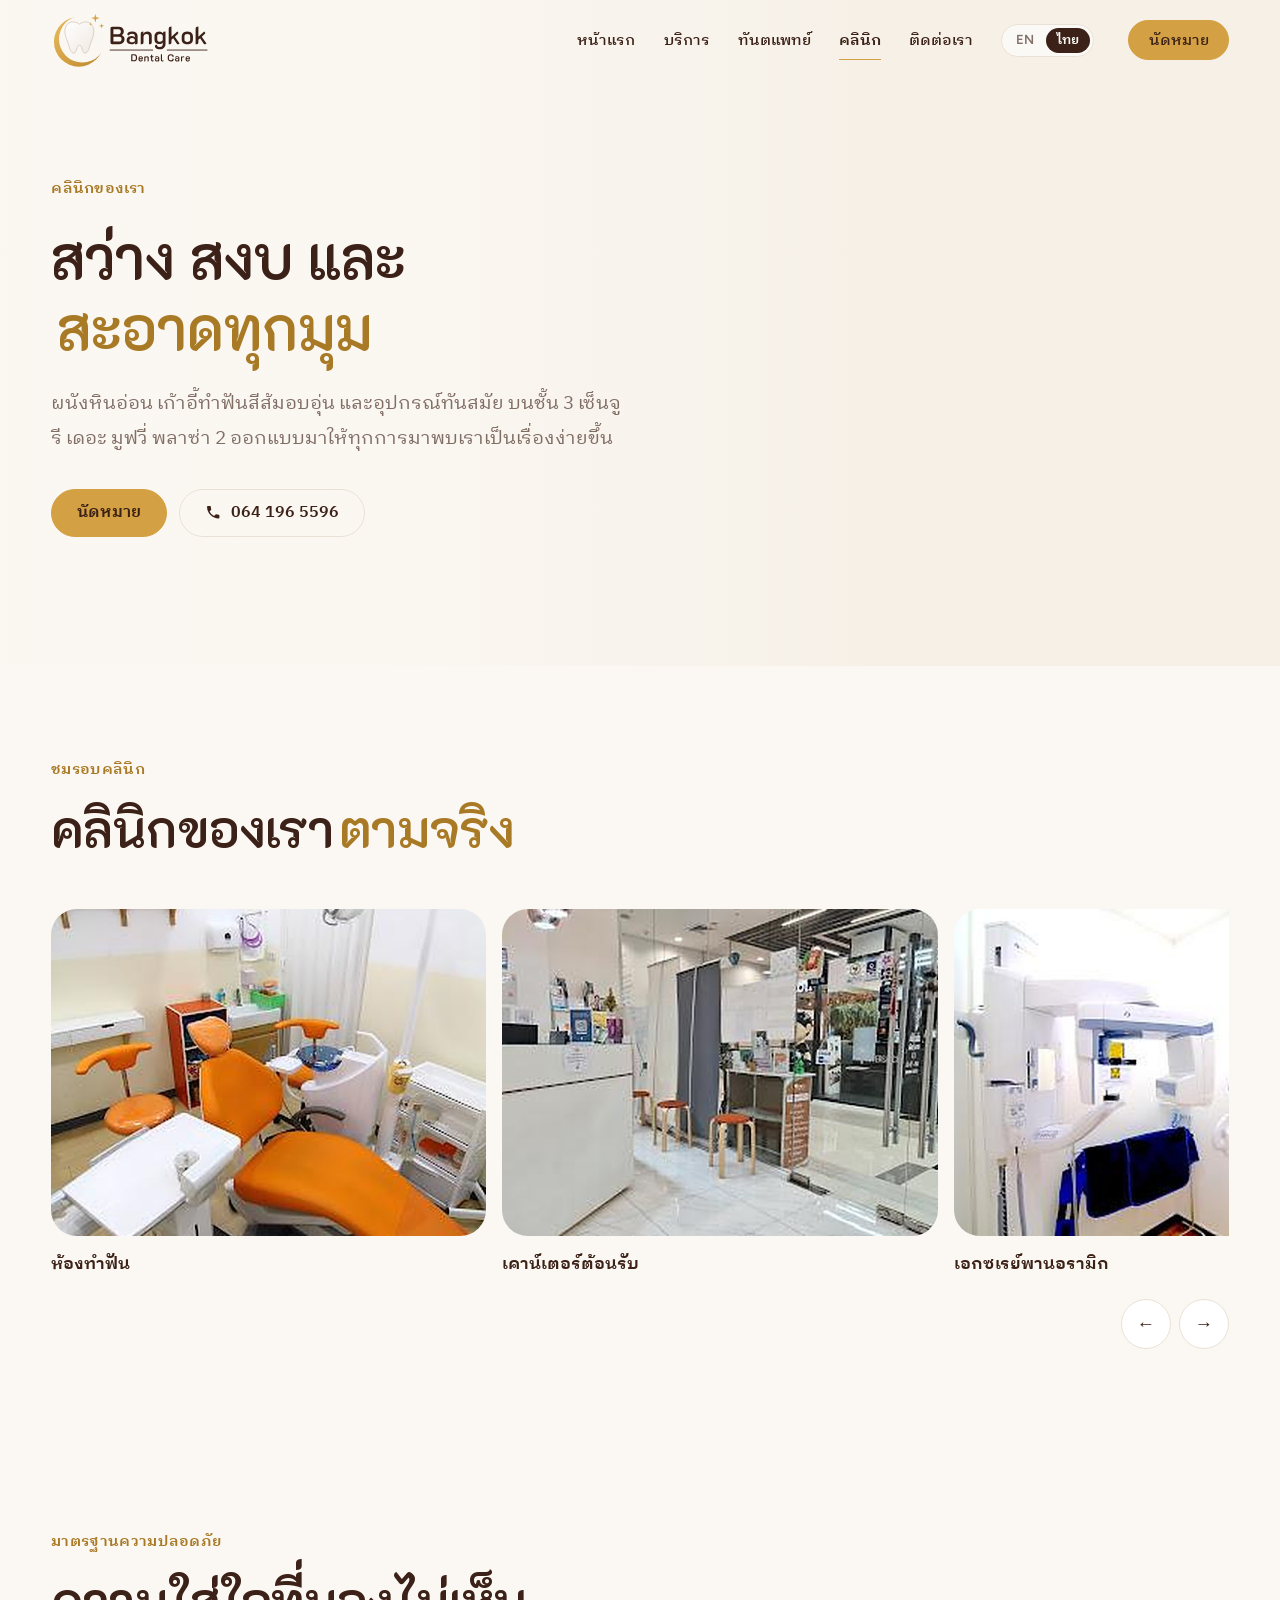
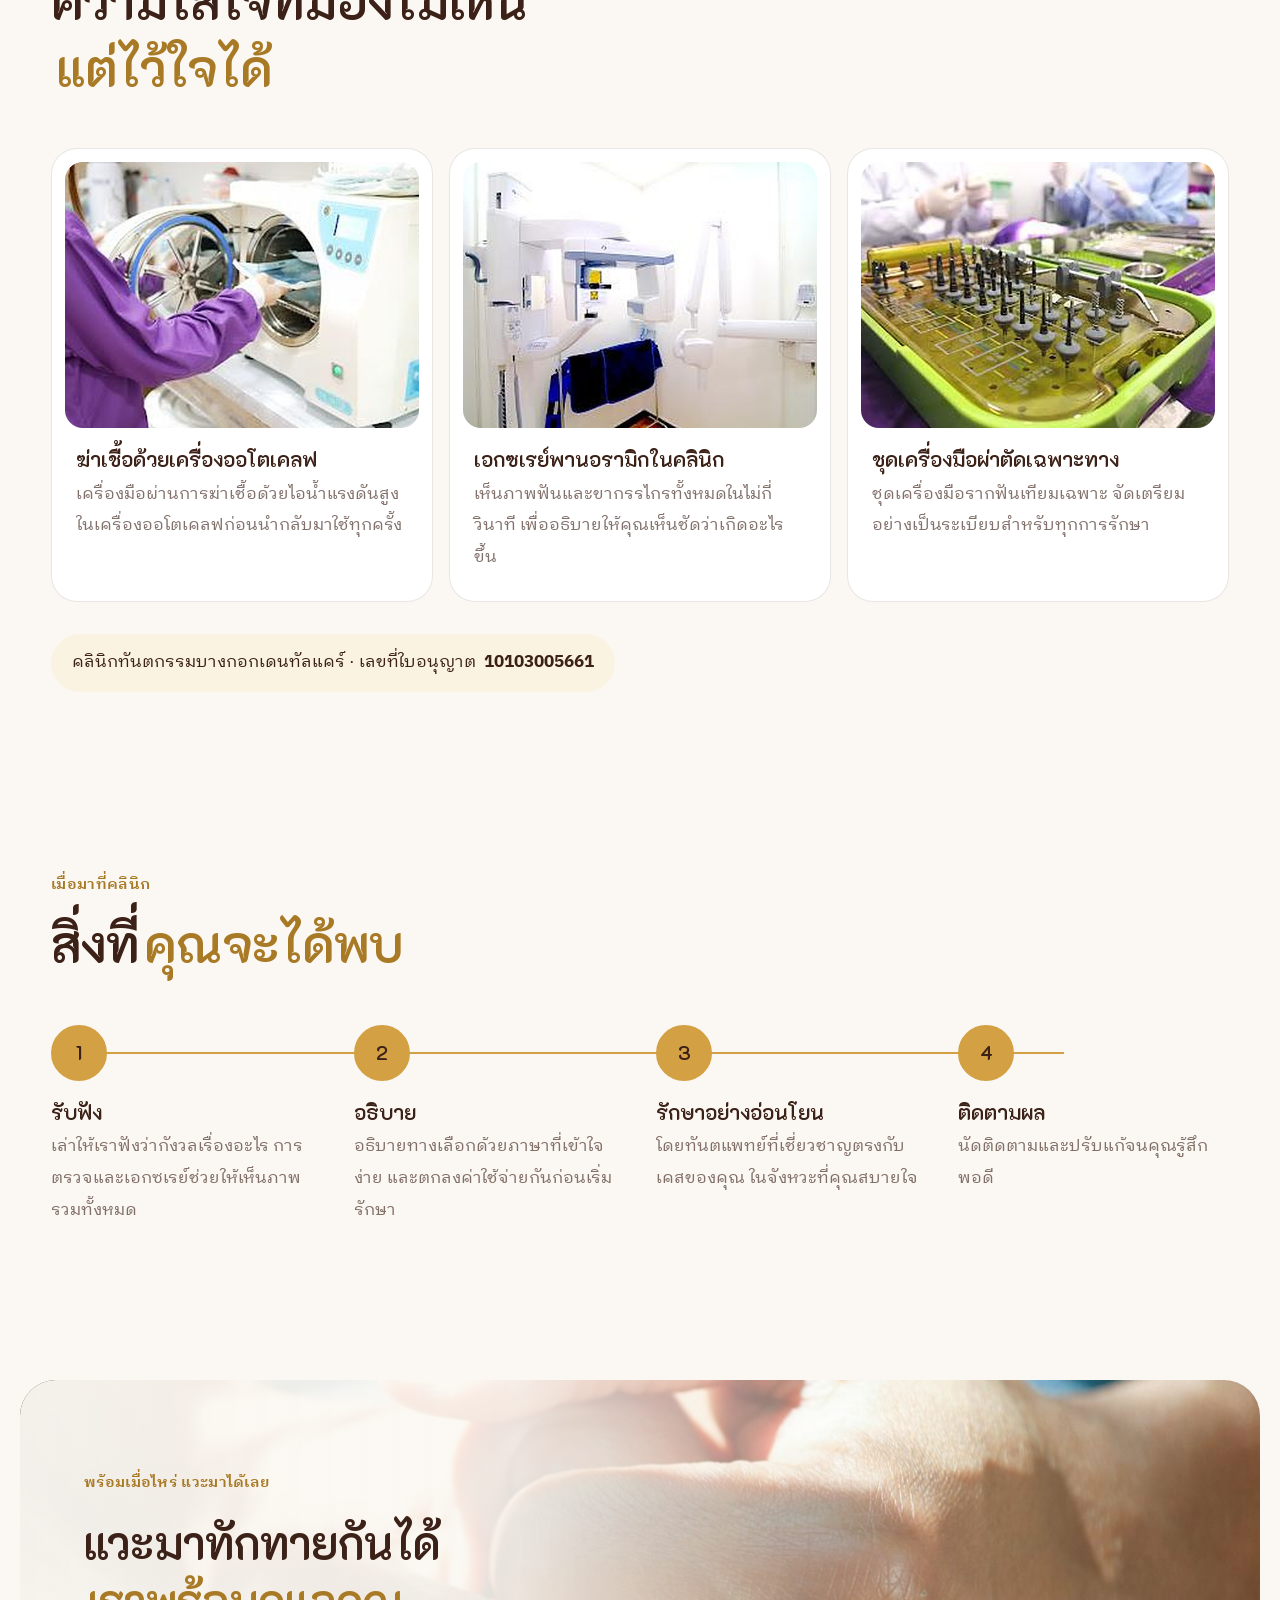
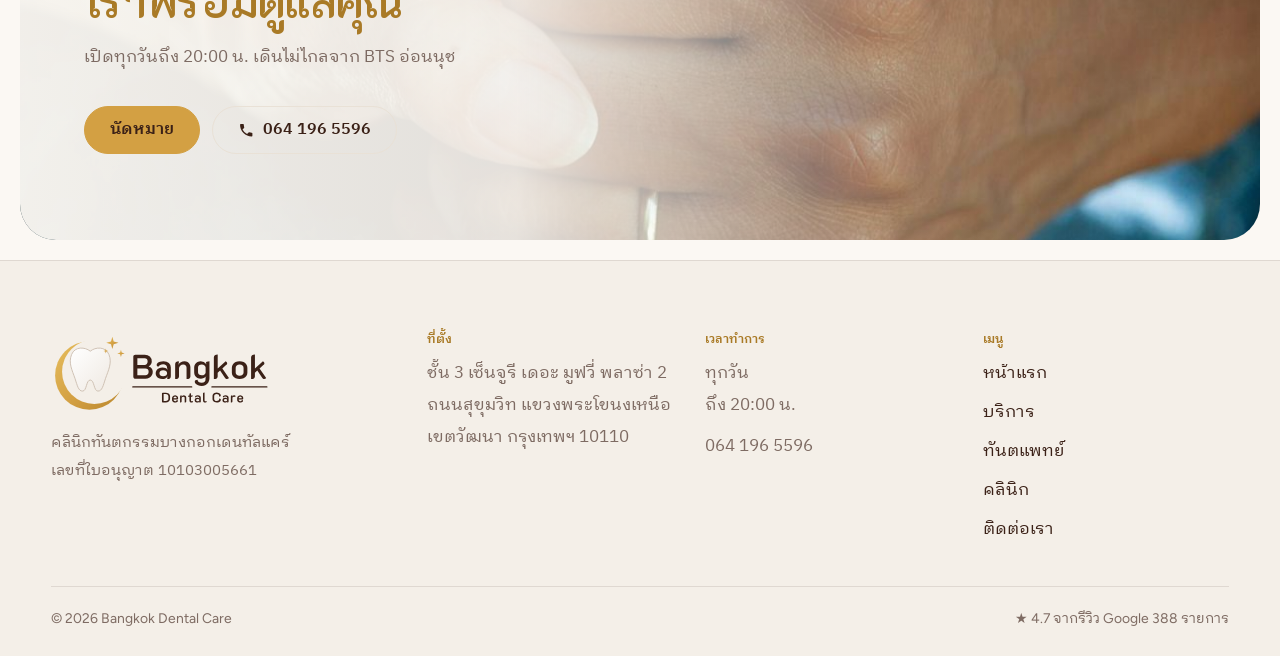
<file: th/clinic.html>
<!doctype html>
<html lang="th" class="no-js">
<head>
  <meta charset="utf-8" />
  <meta name="viewport" content="width=device-width, initial-scale=1" />
  <title>คลินิกของเรา · บางกอกเดนทัลแคร์</title>
  <meta name="description" content="ชมภายในคลินิกบางกอกเดนทัลแคร์ ห้องทำฟัน เครื่องเอกซเรย์พานอรามิก และการฆ่าเชื้อด้วยเครื่องออโตเคลฟ ชั้น 3 เซ็นจูรี เดอะ มูฟวี่ พลาซ่า 2" />
  <meta name="theme-color" content="#fbf8f3" />
  <link rel="alternate" hreflang="en" href="/clinic.html" />
  <link rel="alternate" hreflang="th" href="/th/clinic.html" />
  <link rel="alternate" hreflang="x-default" href="/clinic.html" />
  <meta property="og:title" content="คลินิกของเรา · บางกอกเดนทัลแคร์" />
  <meta property="og:description" content="ชมภายในคลินิกบางกอกเดนทัลแคร์ ห้องทำฟัน เครื่องเอกซเรย์พานอรามิก และการฆ่าเชื้อด้วยเครื่องออโตเคลฟ ชั้น 3 เซ็นจูรี เดอะ มูฟวี่ พลาซ่า 2" />
  <meta property="og:locale" content="th_TH" />
  <meta property="og:image" content="../images/storefront.jpg" />
  <link rel="icon" href="../images/logo-mark.svg" type="image/svg+xml" />

  <link rel="preconnect" href="https://fonts.googleapis.com" />
  <link rel="preconnect" href="https://fonts.gstatic.com" crossorigin />
  <link href="https://fonts.googleapis.com/css2?family=K2D:wght@400;500;600;700&family=Figtree:wght@400;500;600&family=IBM+Plex+Sans+Thai+Looped:wght@400;500;600&display=swap" rel="stylesheet" />
  <link rel="stylesheet" href="../styles.css" />
</head>
<body>
  <a class="skip" href="#main">ข้ามไปยังเนื้อหา</a>

  <svg width="0" height="0" style="position:absolute" aria-hidden="true">
    <defs>
      <symbol id="spark" viewBox="-1 -1 2 2"><path d="M0 -1L.22 -.22L1 0L.22 .22L0 1L-.22 .22L-1 0L-.22 -.22Z" /></symbol>
    </defs>
  </svg>

  <header class="nav nav--over" data-nav>
    <a class="logo" href="index.html" aria-label="บางกอกเดนทัลแคร์ — หน้าแรก">
      <img class="logo__dark" src="../images/logo.svg" alt="Bangkok Dental Care" width="578" height="196" />
    </a>
    <button class="nav__toggle" type="button" aria-expanded="false" aria-controls="site-menu" data-nav-toggle>
      <span class="sr-only">เมนู</span><span class="nav__bars" aria-hidden="true"></span>
    </button>
    <nav class="nav__links" id="site-menu" aria-label="เมนูหลัก">
      <a href="index.html">หน้าแรก</a>
      <a href="treatments.html">บริการ</a>
      <a href="dentists.html">ทันตแพทย์</a>
      <a href="clinic.html" aria-current="page">คลินิก</a>
      <a href="contact.html">ติดต่อเรา</a>
      <span class="lang" role="group" aria-label="ภาษา">
        <a href="../clinic.html" hreflang="en" lang="en">EN</a>
        <a href="clinic.html" hreflang="th" lang="th" aria-current="true">ไทย</a>
      </span>
      <a class="btn btn--small nav__cta" href="contact.html#book">นัดหมาย</a>
    </nav>
  </header>

  <main id="main">

    <section class="hero hero--page">
      <picture class="hero__bg">
        <source media="(max-width: 860px)" srcset="../images/hero-clinic-mobile.jpg" />
        <img src="../images/hero-clinic.jpg" alt="" width="2560" height="1200" fetchpriority="high" />
      </picture>
      <div class="hero__inner">
        <div class="hero__copy">
          <p class="eyebrow reveal" style="--d:0">คลินิกของเรา</p>
          <h1 class="reveal" style="--d:1">สว่าง สงบ และ<em>สะอาดทุกมุม</em></h1>
          <p class="lede reveal" style="--d:2">ผนังหินอ่อน เก้าอี้ทำฟันสีส้มอบอุ่น และอุปกรณ์ทันสมัย บนชั้น 3 เซ็นจูรี เดอะ มูฟวี่ พลาซ่า 2 ออกแบบมาให้ทุกการมาพบเราเป็นเรื่องง่ายขึ้น</p>
          <div class="actions reveal" style="--d:3">
            <a class="btn" href="contact.html#book">นัดหมาย</a>
            <a class="btn btn--line" href="tel:+66641965596"><svg class="i" viewBox="0 0 24 24" aria-hidden="true"><path d="M6.6 10.8a15.1 15.1 0 0 0 6.6 6.6l2.2-2.2a1 1 0 0 1 1-.25 11.4 11.4 0 0 0 3.6.57 1 1 0 0 1 1 1V20a1 1 0 0 1-1 1A17 17 0 0 1 3 4a1 1 0 0 1 1-1h3.5a1 1 0 0 1 1 1c0 1.25.2 2.45.57 3.57a1 1 0 0 1-.25 1z"/></svg> 064 196 5596</a>
          </div>
        </div>
      </div>
    </section>



    <section class="section gallery-x">
      <header class="head">
        <p class="eyebrow">ชมรอบคลินิก</p>
        <h2>คลินิกของเรา<em>ตามจริง</em></h2>
      </header>
      <div class="carousel" data-carousel>
        <div class="carousel__track" tabindex="0" aria-label="ภาพคลินิก — เลื่อนดูด้านข้าง">
        <figure class="slide"><img src="../images/treatment-room.jpg" alt="ห้องทำฟัน" loading="lazy" draggable="false" /><figcaption>ห้องทำฟัน</figcaption></figure>
        <figure class="slide"><img src="../images/reception.jpg" alt="เคาน์เตอร์ต้อนรับ" loading="lazy" draggable="false" /><figcaption>เคาน์เตอร์ต้อนรับ</figcaption></figure>
        <figure class="slide"><img src="../images/xray.jpg" alt="เอกซเรย์พานอรามิก" loading="lazy" draggable="false" /><figcaption>เอกซเรย์พานอรามิก</figcaption></figure>
        <figure class="slide"><img src="../images/sterilisation.jpg" alt="การฆ่าเชื้อ" loading="lazy" draggable="false" /><figcaption>การฆ่าเชื้อ</figcaption></figure>
        <figure class="slide"><img src="../images/storefront.jpg" alt="หน้าคลินิก" loading="lazy" draggable="false" /><figcaption>หน้าคลินิก</figcaption></figure>
        <figure class="slide"><img src="../images/implant-kit.jpg" alt="ชุดเครื่องมือรากฟันเทียม" loading="lazy" draggable="false" /><figcaption>ชุดเครื่องมือรากฟันเทียม</figcaption></figure>
        </div>
        <div class="carousel__nav">
          <button type="button" class="carousel__btn" data-prev aria-label="ภาพก่อนหน้า">←</button>
          <button type="button" class="carousel__btn" data-next aria-label="ภาพถัดไป">→</button>
        </div>
      </div>
    </section>


    <section class="section">
      <header class="head">
        <p class="eyebrow">มาตรฐานความปลอดภัย</p>
        <h2>ความใส่ใจที่มองไม่เห็น<em>แต่ไว้ใจได้</em></h2>
      </header>
      <div class="standards">
        <article class="standard reveal-on-scroll">
          <figure class="photo"><img src="../images/sterilisation.jpg" alt="เครื่องมือในเครื่องฆ่าเชื้อแรงดันไอน้ำ" loading="lazy" /></figure>
          <h3>ฆ่าเชื้อด้วยเครื่องออโตเคลฟ</h3>
          <p>เครื่องมือผ่านการฆ่าเชื้อด้วยไอน้ำแรงดันสูงในเครื่องออโตเคลฟก่อนนำกลับมาใช้ทุกครั้ง</p>
        </article>
        <article class="standard reveal-on-scroll">
          <figure class="photo"><img src="../images/xray.jpg" alt="เครื่องเอกซเรย์พานอรามิก" loading="lazy" /></figure>
          <h3>เอกซเรย์พานอรามิกในคลินิก</h3>
          <p>เห็นภาพฟันและขากรรไกรทั้งหมดในไม่กี่วินาที เพื่ออธิบายให้คุณเห็นชัดว่าเกิดอะไรขึ้น</p>
        </article>
        <article class="standard reveal-on-scroll">
          <figure class="photo"><img src="../images/implant-kit.jpg" alt="ชุดเครื่องมือรากฟันเทียม" loading="lazy" /></figure>
          <h3>ชุดเครื่องมือผ่าตัดเฉพาะทาง</h3>
          <p>ชุดเครื่องมือรากฟันเทียมเฉพาะ จัดเตรียมอย่างเป็นระเบียบสำหรับทุกการรักษา</p>
        </article>
      </div>
      <p class="licence">คลินิกทันตกรรมบางกอกเดนทัลแคร์ · เลขที่ใบอนุญาต <b>10103005661</b></p>
    </section>


    <section class="section">
      <header class="head">
        <p class="eyebrow">เมื่อมาที่คลินิก</p>
        <h2>สิ่งที่<em>คุณจะได้พบ</em></h2>
      </header>
      <ol class="journey">
        <li class="journey__line" aria-hidden="true"></li>
        <li class="journey__step" style="--i:0"><span class="journey__n">1</span><h3>รับฟัง</h3><p>เล่าให้เราฟังว่ากังวลเรื่องอะไร การตรวจและเอกซเรย์ช่วยให้เห็นภาพรวมทั้งหมด</p></li>
        <li class="journey__step" style="--i:1"><span class="journey__n">2</span><h3>อธิบาย</h3><p>อธิบายทางเลือกด้วยภาษาที่เข้าใจง่าย และตกลงค่าใช้จ่ายกันก่อนเริ่มรักษา</p></li>
        <li class="journey__step" style="--i:2"><span class="journey__n">3</span><h3>รักษาอย่างอ่อนโยน</h3><p>โดยทันตแพทย์ที่เชี่ยวชาญตรงกับเคสของคุณ ในจังหวะที่คุณสบายใจ</p></li>
        <li class="journey__step" style="--i:3"><span class="journey__n">4</span><h3>ติดตามผล</h3><p>นัดติดตามและปรับแก้จนคุณรู้สึกพอดี</p></li>
      </ol>
    </section>

  </main>

  <section class="cta">
    <div class="cta__inner img-reveal">
      <img class="cta__bg" data-parallax="0.08" src="../images/photos/caring-hands.jpg" alt="" loading="lazy" />
      <div class="cta__copy">
        <p class="eyebrow">พร้อมเมื่อไหร่ แวะมาได้เลย</p>
        <h2>แวะมาทักทายกันได้ <em>เราพร้อมดูแลคุณ</em></h2>
        <p>เปิดทุกวันถึง 20:00 น. เดินไม่ไกลจาก BTS อ่อนนุช</p>
        <div class="actions">
          <a class="btn" href="contact.html#book">นัดหมาย</a>
          <a class="btn btn--line" href="tel:+66641965596"><svg class="i" viewBox="0 0 24 24" aria-hidden="true"><path d="M6.6 10.8a15.1 15.1 0 0 0 6.6 6.6l2.2-2.2a1 1 0 0 1 1-.25 11.4 11.4 0 0 0 3.6.57 1 1 0 0 1 1 1V20a1 1 0 0 1-1 1A17 17 0 0 1 3 4a1 1 0 0 1 1-1h3.5a1 1 0 0 1 1 1c0 1.25.2 2.45.57 3.57a1 1 0 0 1-.25 1z"/></svg> 064 196 5596</a>
        </div>
      </div>
    </div>
  </section>

  <footer class="footer">
    <div class="footer__grid">
      <div class="footer__brand">
        <img src="../images/logo.svg" alt="Bangkok Dental Care" width="578" height="196" loading="lazy" />
        <p>คลินิกทันตกรรมบางกอกเดนทัลแคร์<br />เลขที่ใบอนุญาต 10103005661</p>
      </div>
      <div>
        <h3>ที่ตั้ง</h3>
        <p>ชั้น 3 เซ็นจูรี เดอะ มูฟวี่ พลาซ่า 2<br />ถนนสุขุมวิท แขวงพระโขนงเหนือ<br />เขตวัฒนา กรุงเทพฯ 10110</p>
      </div>
      <div>
        <h3>เวลาทำการ</h3>
        <p>ทุกวัน<br />ถึง 20:00 น.</p>
        <p><a href="tel:+66641965596">064 196 5596</a></p>
      </div>
      <div>
        <h3>เมนู</h3>
        <ul>
          <li><a href="index.html">หน้าแรก</a></li>
          <li><a href="treatments.html">บริการ</a></li>
          <li><a href="dentists.html">ทันตแพทย์</a></li>
          <li><a href="clinic.html">คลินิก</a></li>
          <li><a href="contact.html">ติดต่อเรา</a></li>
        </ul>
      </div>
    </div>
    <div class="footer__row">
      <span>© <span data-year>2026</span> Bangkok Dental Care</span>
      <a href="https://www.google.com/maps/place/Bangkok+Dental+Care/@13.7054644,100.598665,17z/data=!4m8!3m7!1s0x30e29febcbc4d22b:0xd949c671bb64645d!8m2!3d13.7054644!4d100.6012453!9m1!1b1" target="_blank" rel="noopener">★ 4.7 จากรีวิว Google 388 รายการ</a>
    </div>
  </footer>

  <a class="fab" href="tel:+66641965596" aria-label="โทรหาคลินิก">
    <svg viewBox="0 0 24 24" aria-hidden="true"><path d="M6.6 10.8a15.1 15.1 0 0 0 6.6 6.6l2.2-2.2a1 1 0 0 1 1-.25 11.4 11.4 0 0 0 3.6.57 1 1 0 0 1 1 1V20a1 1 0 0 1-1 1A17 17 0 0 1 3 4a1 1 0 0 1 1-1h3.5a1 1 0 0 1 1 1c0 1.25.2 2.45.57 3.57a1 1 0 0 1-.25 1z"/></svg>
  </a>

  <script src="../script.js" defer></script>
</body>
</html>
</file>
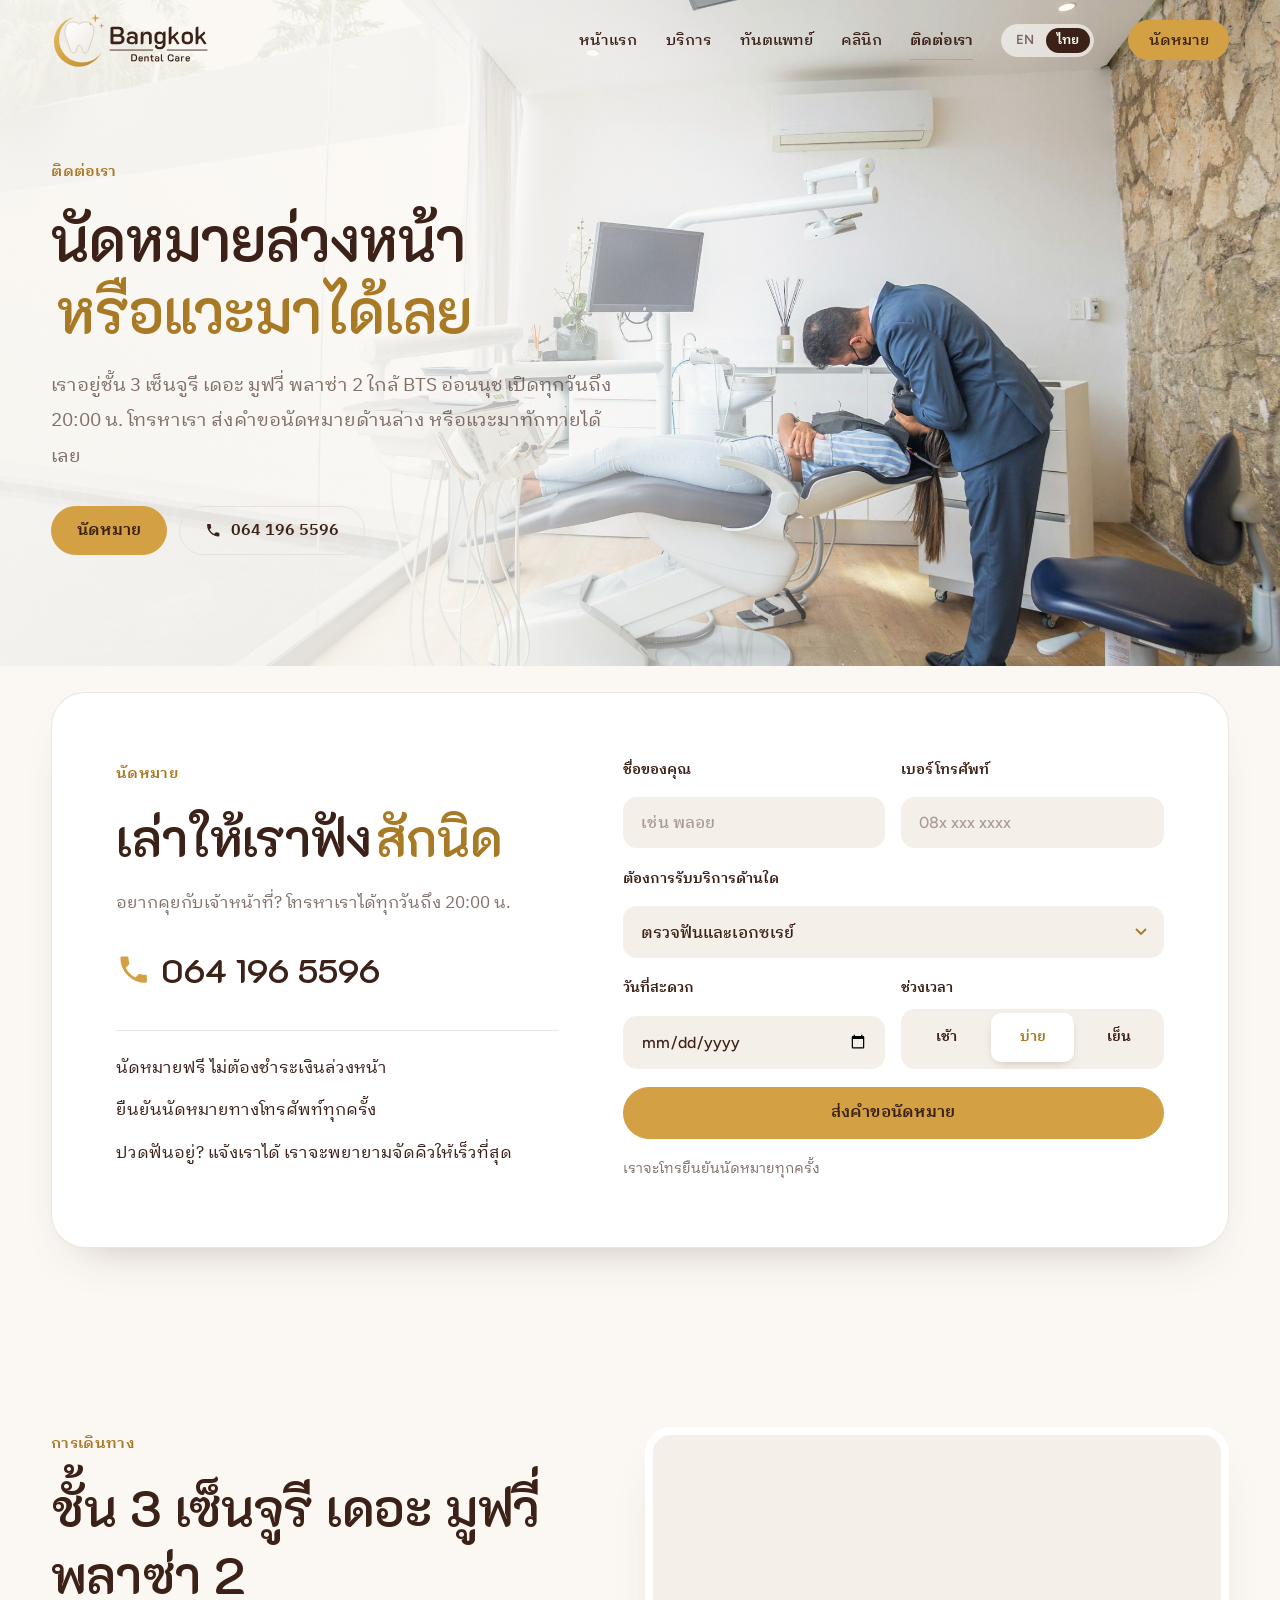
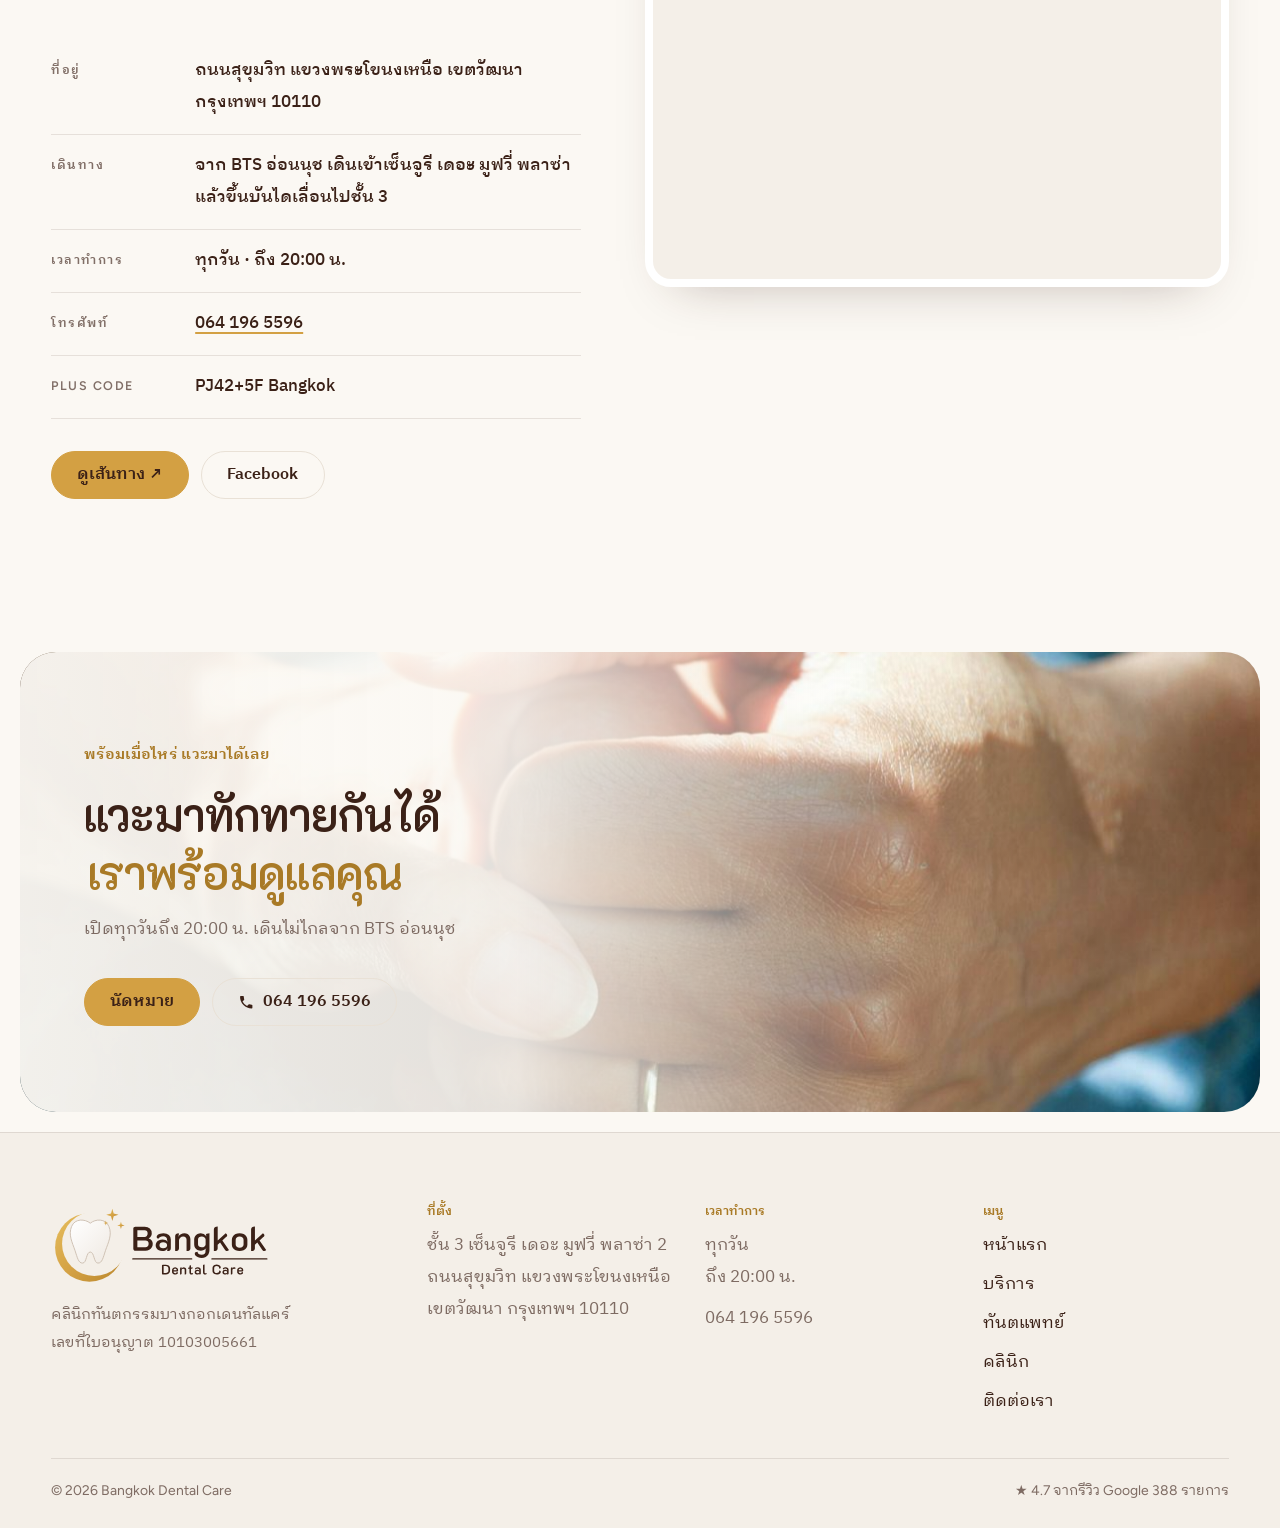
<file: th/contact.html>
<!doctype html>
<html lang="th" class="no-js">
<head>
  <meta charset="utf-8" />
  <meta name="viewport" content="width=device-width, initial-scale=1" />
  <title>นัดหมายและติดต่อ · บางกอกเดนทัลแคร์</title>
  <meta name="description" content="นัดหมายคลินิกทันตกรรมบางกอกเดนทัลแคร์ ชั้น 3 เซ็นจูรี เดอะ มูฟวี่ พลาซ่า 2 ใกล้ BTS อ่อนนุช เปิดทุกวันถึง 20:00 น. โทร 064 196 5596" />
  <meta name="theme-color" content="#fbf8f3" />
  <link rel="alternate" hreflang="en" href="/contact.html" />
  <link rel="alternate" hreflang="th" href="/th/contact.html" />
  <link rel="alternate" hreflang="x-default" href="/contact.html" />
  <meta property="og:title" content="นัดหมายและติดต่อ · บางกอกเดนทัลแคร์" />
  <meta property="og:description" content="นัดหมายคลินิกทันตกรรมบางกอกเดนทัลแคร์ ชั้น 3 เซ็นจูรี เดอะ มูฟวี่ พลาซ่า 2 ใกล้ BTS อ่อนนุช เปิดทุกวันถึง 20:00 น. โทร 064 196 5596" />
  <meta property="og:locale" content="th_TH" />
  <meta property="og:image" content="../images/storefront.jpg" />
  <link rel="icon" href="../images/logo-mark.svg" type="image/svg+xml" />

  <link rel="preconnect" href="https://fonts.googleapis.com" />
  <link rel="preconnect" href="https://fonts.gstatic.com" crossorigin />
  <link href="https://fonts.googleapis.com/css2?family=K2D:wght@400;500;600;700&family=Figtree:wght@400;500;600&family=IBM+Plex+Sans+Thai+Looped:wght@400;500;600&display=swap" rel="stylesheet" />
  <link rel="stylesheet" href="../styles.css" />
  <script type="application/ld+json">
  {
    "@context": "https://schema.org",
    "@type": "Dentist",
    "name": "Bangkok Dental Care",
    "alternateName": "คลินิกทันตกรรมบางกอกเดนทัลแคร์",
    "image": "../images/storefront.jpg",
    "logo": "../images/logo.svg",
    "telephone": "+66641965596",
    "address": {
      "@type": "PostalAddress",
      "streetAddress": "3rd Floor, Century the Movie Plaza 2, Sukhumvit Rd",
      "addressLocality": "Phra Khanong Nuea, Watthana",
      "addressRegion": "Bangkok",
      "postalCode": "10110",
      "addressCountry": "TH"
    },
    "geo": { "@type": "GeoCoordinates", "latitude": 13.7054644, "longitude": 100.6012453 },
    "openingHoursSpecification": [{
      "@type": "OpeningHoursSpecification",
      "dayOfWeek": ["Monday","Tuesday","Wednesday","Thursday","Friday","Saturday","Sunday"],
      "closes": "20:00"
    }],
    "aggregateRating": { "@type": "AggregateRating", "ratingValue": "4.7", "reviewCount": "388" }
  }
  </script>
</head>
<body>
  <a class="skip" href="#main">ข้ามไปยังเนื้อหา</a>

  <svg width="0" height="0" style="position:absolute" aria-hidden="true">
    <defs>
      <symbol id="spark" viewBox="-1 -1 2 2"><path d="M0 -1L.22 -.22L1 0L.22 .22L0 1L-.22 .22L-1 0L-.22 -.22Z" /></symbol>
    </defs>
  </svg>

  <header class="nav nav--over" data-nav>
    <a class="logo" href="index.html" aria-label="บางกอกเดนทัลแคร์ — หน้าแรก">
      <img class="logo__dark" src="../images/logo.svg" alt="Bangkok Dental Care" width="578" height="196" />
    </a>
    <button class="nav__toggle" type="button" aria-expanded="false" aria-controls="site-menu" data-nav-toggle>
      <span class="sr-only">เมนู</span><span class="nav__bars" aria-hidden="true"></span>
    </button>
    <nav class="nav__links" id="site-menu" aria-label="เมนูหลัก">
      <a href="index.html">หน้าแรก</a>
      <a href="treatments.html">บริการ</a>
      <a href="dentists.html">ทันตแพทย์</a>
      <a href="clinic.html">คลินิก</a>
      <a href="contact.html" aria-current="page">ติดต่อเรา</a>
      <span class="lang" role="group" aria-label="ภาษา">
        <a href="../contact.html" hreflang="en" lang="en">EN</a>
        <a href="contact.html" hreflang="th" lang="th" aria-current="true">ไทย</a>
      </span>
      <a class="btn btn--small nav__cta" href="contact.html#book">นัดหมาย</a>
    </nav>
  </header>

  <main id="main">

    <section class="hero hero--page">
      <picture class="hero__bg">
        <source media="(max-width: 860px)" srcset="../images/hero-contact-mobile.jpg" />
        <img src="../images/hero-contact.jpg" alt="" width="2560" height="1200" fetchpriority="high" />
      </picture>
      <div class="hero__inner">
        <div class="hero__copy">
          <p class="eyebrow reveal" style="--d:0">ติดต่อเรา</p>
          <h1 class="reveal" style="--d:1">นัดหมายล่วงหน้า<em>หรือแวะมาได้เลย</em></h1>
          <p class="lede reveal" style="--d:2">เราอยู่ชั้น 3 เซ็นจูรี เดอะ มูฟวี่ พลาซ่า 2 ใกล้ BTS อ่อนนุช เปิดทุกวันถึง 20:00 น. โทรหาเรา ส่งคำขอนัดหมายด้านล่าง หรือแวะมาทักทายได้เลย</p>
          <div class="actions reveal" style="--d:3">
            <a class="btn" href="contact.html#book">นัดหมาย</a>
            <a class="btn btn--line" href="tel:+66641965596"><svg class="i" viewBox="0 0 24 24" aria-hidden="true"><path d="M6.6 10.8a15.1 15.1 0 0 0 6.6 6.6l2.2-2.2a1 1 0 0 1 1-.25 11.4 11.4 0 0 0 3.6.57 1 1 0 0 1 1 1V20a1 1 0 0 1-1 1A17 17 0 0 1 3 4a1 1 0 0 1 1-1h3.5a1 1 0 0 1 1 1c0 1.25.2 2.45.57 3.57a1 1 0 0 1-.25 1z"/></svg> 064 196 5596</a>
          </div>
        </div>
      </div>
    </section>


    <section class="section section--tight book" id="book">
      <div class="book__card">
        <div class="book__intro">
          <p class="eyebrow">นัดหมาย</p>
          <h2>เล่าให้เราฟัง<em>สักนิด</em></h2>
          <p>อยากคุยกับเจ้าหน้าที่? โทรหาเราได้ทุกวันถึง 20:00 น.</p>
          <a class="book__phone" href="tel:+66641965596"><svg class="i" viewBox="0 0 24 24" aria-hidden="true"><path d="M6.6 10.8a15.1 15.1 0 0 0 6.6 6.6l2.2-2.2a1 1 0 0 1 1-.25 11.4 11.4 0 0 0 3.6.57 1 1 0 0 1 1 1V20a1 1 0 0 1-1 1A17 17 0 0 1 3 4a1 1 0 0 1 1-1h3.5a1 1 0 0 1 1 1c0 1.25.2 2.45.57 3.57a1 1 0 0 1-.25 1z"/></svg> 064 196 5596</a>
          <ul class="book__list">
            <li>นัดหมายฟรี ไม่ต้องชำระเงินล่วงหน้า</li>
            <li>ยืนยันนัดหมายทางโทรศัพท์ทุกครั้ง</li>
            <li>ปวดฟันอยู่? แจ้งเราได้ เราจะพยายามจัดคิวให้เร็วที่สุด</li>
          </ul>
        </div>

        <form class="form" data-book-form novalidate>
          <div class="field-row">
            <label class="field"><span>ชื่อของคุณ</span><input name="name" type="text" autocomplete="name" placeholder="เช่น พลอย" required /></label>
            <label class="field"><span>เบอร์โทรศัพท์</span><input name="phone" type="tel" autocomplete="tel" placeholder="08x xxx xxxx" required /></label>
          </div>
          <label class="field">
            <span>ต้องการรับบริการด้านใด</span>
            <select name="service">
              <option data-key="checkup">ตรวจฟันและเอกซเรย์</option>
              <option data-key="cleaning">ขูดหินปูน</option>
              <option data-key="braces">จัดฟัน / จัดฟันใส</option>
              <option data-key="implant">รากฟันเทียม</option>
              <option data-key="crown">ครอบฟัน / วีเนียร์</option>
              <option data-key="root-canal">รักษารากฟัน</option>
              <option data-key="whitening">ฟอกสีฟัน</option>
              <option data-key="filling">อุดฟัน</option>
              <option data-key="dentures">ฟันปลอม</option>
              <option data-key="pain">ปวดฟัน — ต้องการพบเร็วที่สุด</option>
            </select>
          </label>
          <div class="field-row">
            <label class="field"><span>วันที่สะดวก</span><input name="date" type="date" required /></label>
            <fieldset class="field">
              <legend>ช่วงเวลา</legend>
              <div class="seg">
                <label><input type="radio" name="time" value="เช้า" /><span>เช้า</span></label>
                <label><input type="radio" name="time" value="บ่าย" checked /><span>บ่าย</span></label>
                <label><input type="radio" name="time" value="เย็น" /><span>เย็น</span></label>
              </div>
            </fieldset>
          </div>
          <button class="btn btn--block" type="submit">ส่งคำขอนัดหมาย</button>
          <p class="form__note" data-form-note role="status" aria-live="polite">เราจะโทรยืนยันนัดหมายทุกครั้ง</p>
        </form>
      </div>
    </section>

    <section class="section visit" id="visit">
      <div class="visit__info">
        <p class="eyebrow">การเดินทาง</p>
        <h2>ชั้น 3 เซ็นจูรี เดอะ มูฟวี่ พลาซ่า&nbsp;2</h2>
        <dl class="visit__list">
          <div><dt>ที่อยู่</dt><dd>ถนนสุขุมวิท แขวงพระโขนงเหนือ เขตวัฒนา กรุงเทพฯ 10110</dd></div>
          <div><dt>เดินทาง</dt><dd>จาก BTS อ่อนนุช เดินเข้าเซ็นจูรี เดอะ มูฟวี่ พลาซ่า แล้วขึ้นบันไดเลื่อนไปชั้น 3</dd></div>
          <div><dt>เวลาทำการ</dt><dd>ทุกวัน · ถึง 20:00 น.</dd></div>
          <div><dt>โทรศัพท์</dt><dd><a href="tel:+66641965596">064 196 5596</a></dd></div>
          <div><dt>Plus code</dt><dd>PJ42+5F Bangkok</dd></div>
        </dl>
        <div class="actions">
          <a class="btn" href="https://www.google.com/maps/dir/?api=1&destination=13.7054644,100.6012453" target="_blank" rel="noopener">ดูเส้นทาง ↗</a>
          <!-- TODO: replace with the clinic's exact Facebook page URL -->
          <a class="btn btn--line" href="https://www.facebook.com/" target="_blank" rel="noopener">Facebook</a>
        </div>
      </div>
      <div class="visit__map">
        <iframe title="แผนที่คลินิกบางกอกเดนทัลแคร์ เซ็นจูรี เดอะ มูฟวี่ พลาซ่า 2" loading="lazy" referrerpolicy="no-referrer-when-downgrade"
          src="https://www.google.com/maps?q=13.7054644,100.6012453&z=17&output=embed&hl=th"></iframe>
      </div>
    </section>
  </main>

  <section class="cta">
    <div class="cta__inner img-reveal">
      <img class="cta__bg" data-parallax="0.08" src="../images/photos/caring-hands.jpg" alt="" loading="lazy" />
      <div class="cta__copy">
        <p class="eyebrow">พร้อมเมื่อไหร่ แวะมาได้เลย</p>
        <h2>แวะมาทักทายกันได้ <em>เราพร้อมดูแลคุณ</em></h2>
        <p>เปิดทุกวันถึง 20:00 น. เดินไม่ไกลจาก BTS อ่อนนุช</p>
        <div class="actions">
          <a class="btn" href="contact.html#book">นัดหมาย</a>
          <a class="btn btn--line" href="tel:+66641965596"><svg class="i" viewBox="0 0 24 24" aria-hidden="true"><path d="M6.6 10.8a15.1 15.1 0 0 0 6.6 6.6l2.2-2.2a1 1 0 0 1 1-.25 11.4 11.4 0 0 0 3.6.57 1 1 0 0 1 1 1V20a1 1 0 0 1-1 1A17 17 0 0 1 3 4a1 1 0 0 1 1-1h3.5a1 1 0 0 1 1 1c0 1.25.2 2.45.57 3.57a1 1 0 0 1-.25 1z"/></svg> 064 196 5596</a>
        </div>
      </div>
    </div>
  </section>

  <footer class="footer">
    <div class="footer__grid">
      <div class="footer__brand">
        <img src="../images/logo.svg" alt="Bangkok Dental Care" width="578" height="196" loading="lazy" />
        <p>คลินิกทันตกรรมบางกอกเดนทัลแคร์<br />เลขที่ใบอนุญาต 10103005661</p>
      </div>
      <div>
        <h3>ที่ตั้ง</h3>
        <p>ชั้น 3 เซ็นจูรี เดอะ มูฟวี่ พลาซ่า 2<br />ถนนสุขุมวิท แขวงพระโขนงเหนือ<br />เขตวัฒนา กรุงเทพฯ 10110</p>
      </div>
      <div>
        <h3>เวลาทำการ</h3>
        <p>ทุกวัน<br />ถึง 20:00 น.</p>
        <p><a href="tel:+66641965596">064 196 5596</a></p>
      </div>
      <div>
        <h3>เมนู</h3>
        <ul>
          <li><a href="index.html">หน้าแรก</a></li>
          <li><a href="treatments.html">บริการ</a></li>
          <li><a href="dentists.html">ทันตแพทย์</a></li>
          <li><a href="clinic.html">คลินิก</a></li>
          <li><a href="contact.html">ติดต่อเรา</a></li>
        </ul>
      </div>
    </div>
    <div class="footer__row">
      <span>© <span data-year>2026</span> Bangkok Dental Care</span>
      <a href="https://www.google.com/maps/place/Bangkok+Dental+Care/@13.7054644,100.598665,17z/data=!4m8!3m7!1s0x30e29febcbc4d22b:0xd949c671bb64645d!8m2!3d13.7054644!4d100.6012453!9m1!1b1" target="_blank" rel="noopener">★ 4.7 จากรีวิว Google 388 รายการ</a>
    </div>
  </footer>

  <a class="fab" href="tel:+66641965596" aria-label="โทรหาคลินิก">
    <svg viewBox="0 0 24 24" aria-hidden="true"><path d="M6.6 10.8a15.1 15.1 0 0 0 6.6 6.6l2.2-2.2a1 1 0 0 1 1-.25 11.4 11.4 0 0 0 3.6.57 1 1 0 0 1 1 1V20a1 1 0 0 1-1 1A17 17 0 0 1 3 4a1 1 0 0 1 1-1h3.5a1 1 0 0 1 1 1c0 1.25.2 2.45.57 3.57a1 1 0 0 1-.25 1z"/></svg>
  </a>

  <script src="../script.js" defer></script>
</body>
</html>
</file>
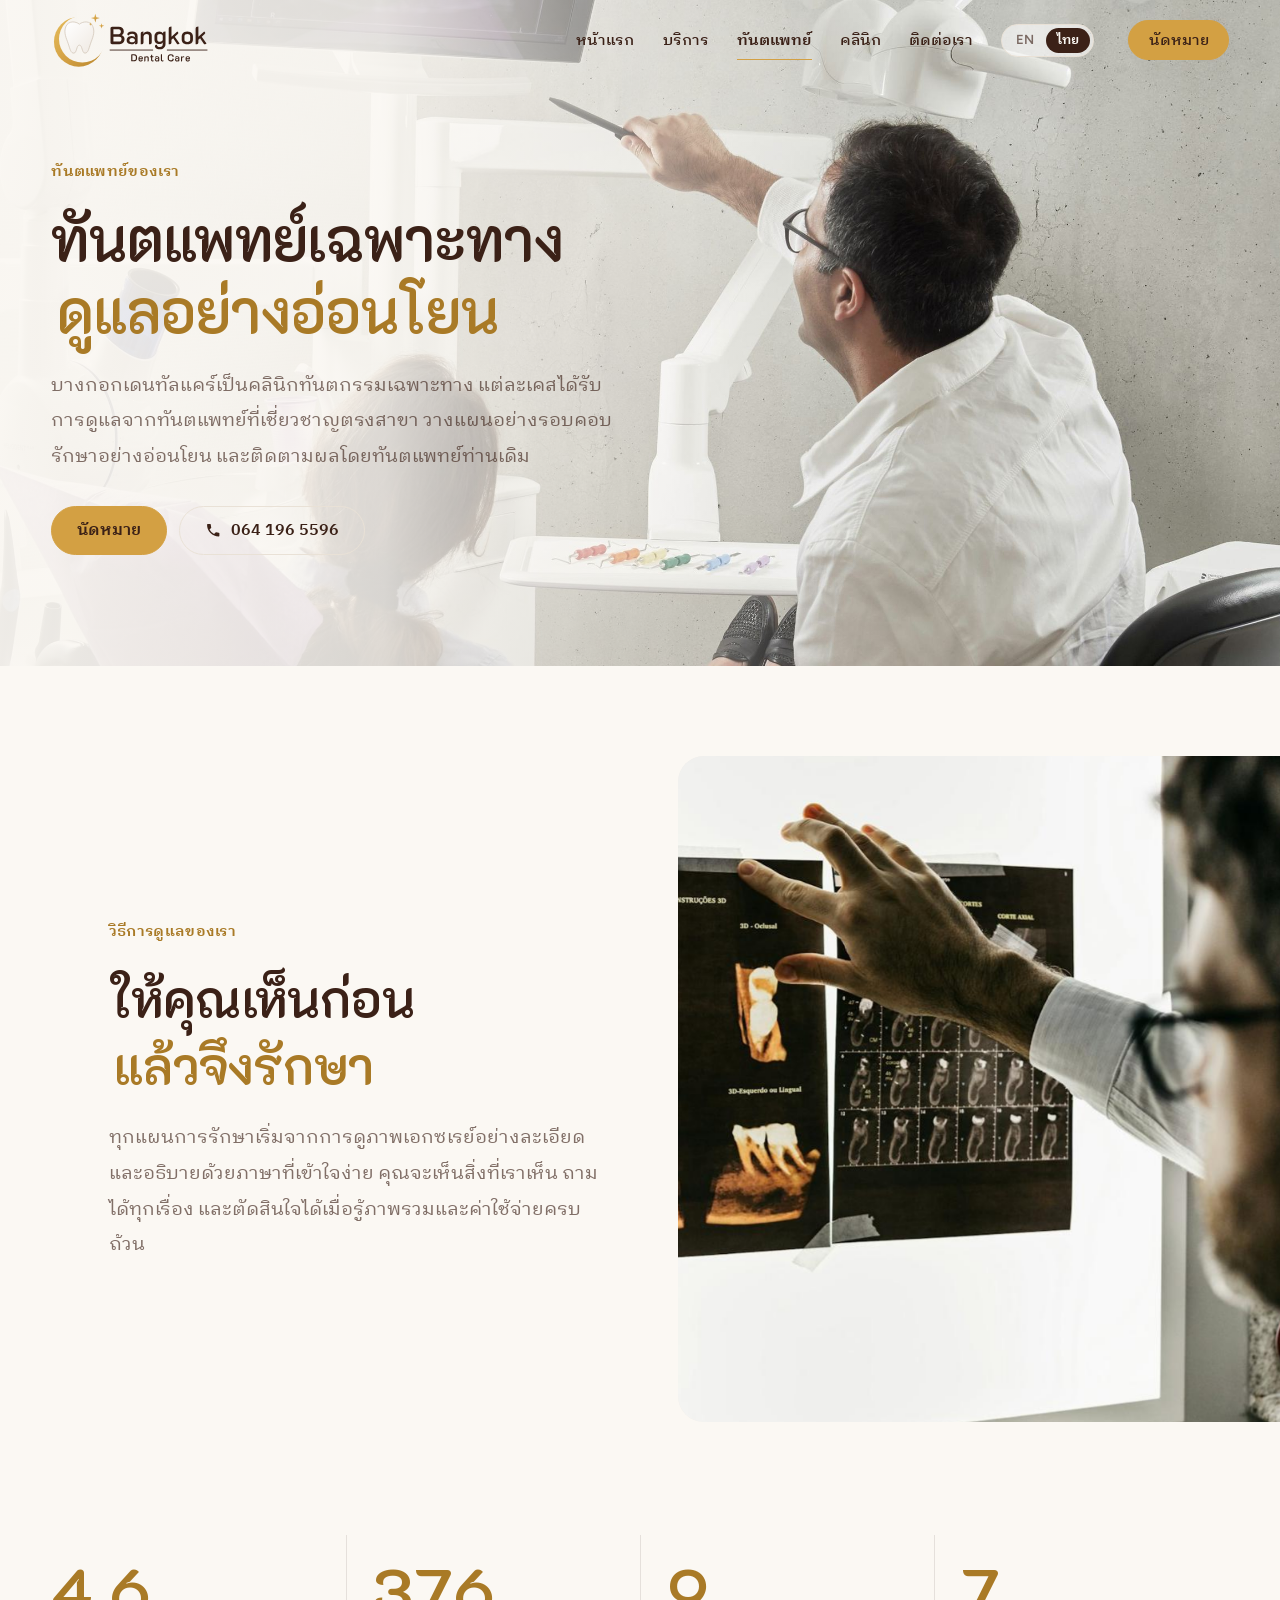
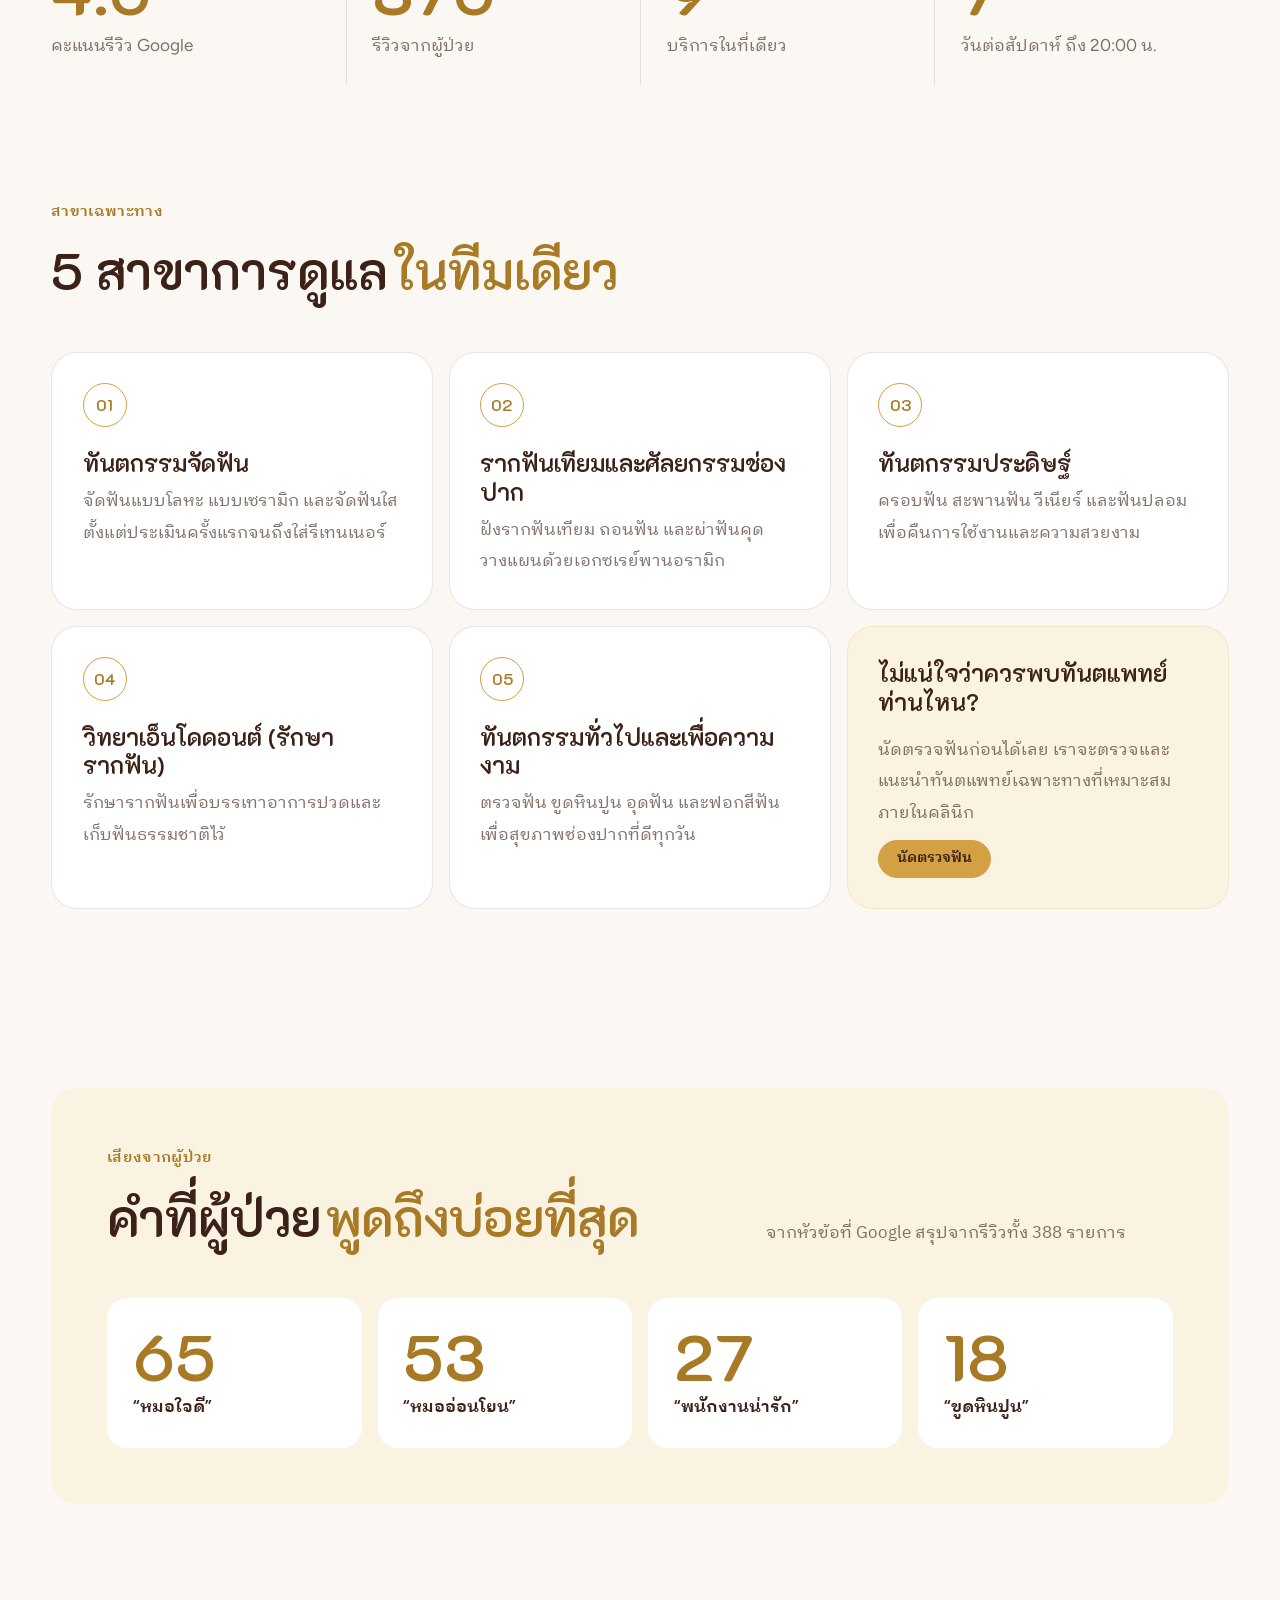
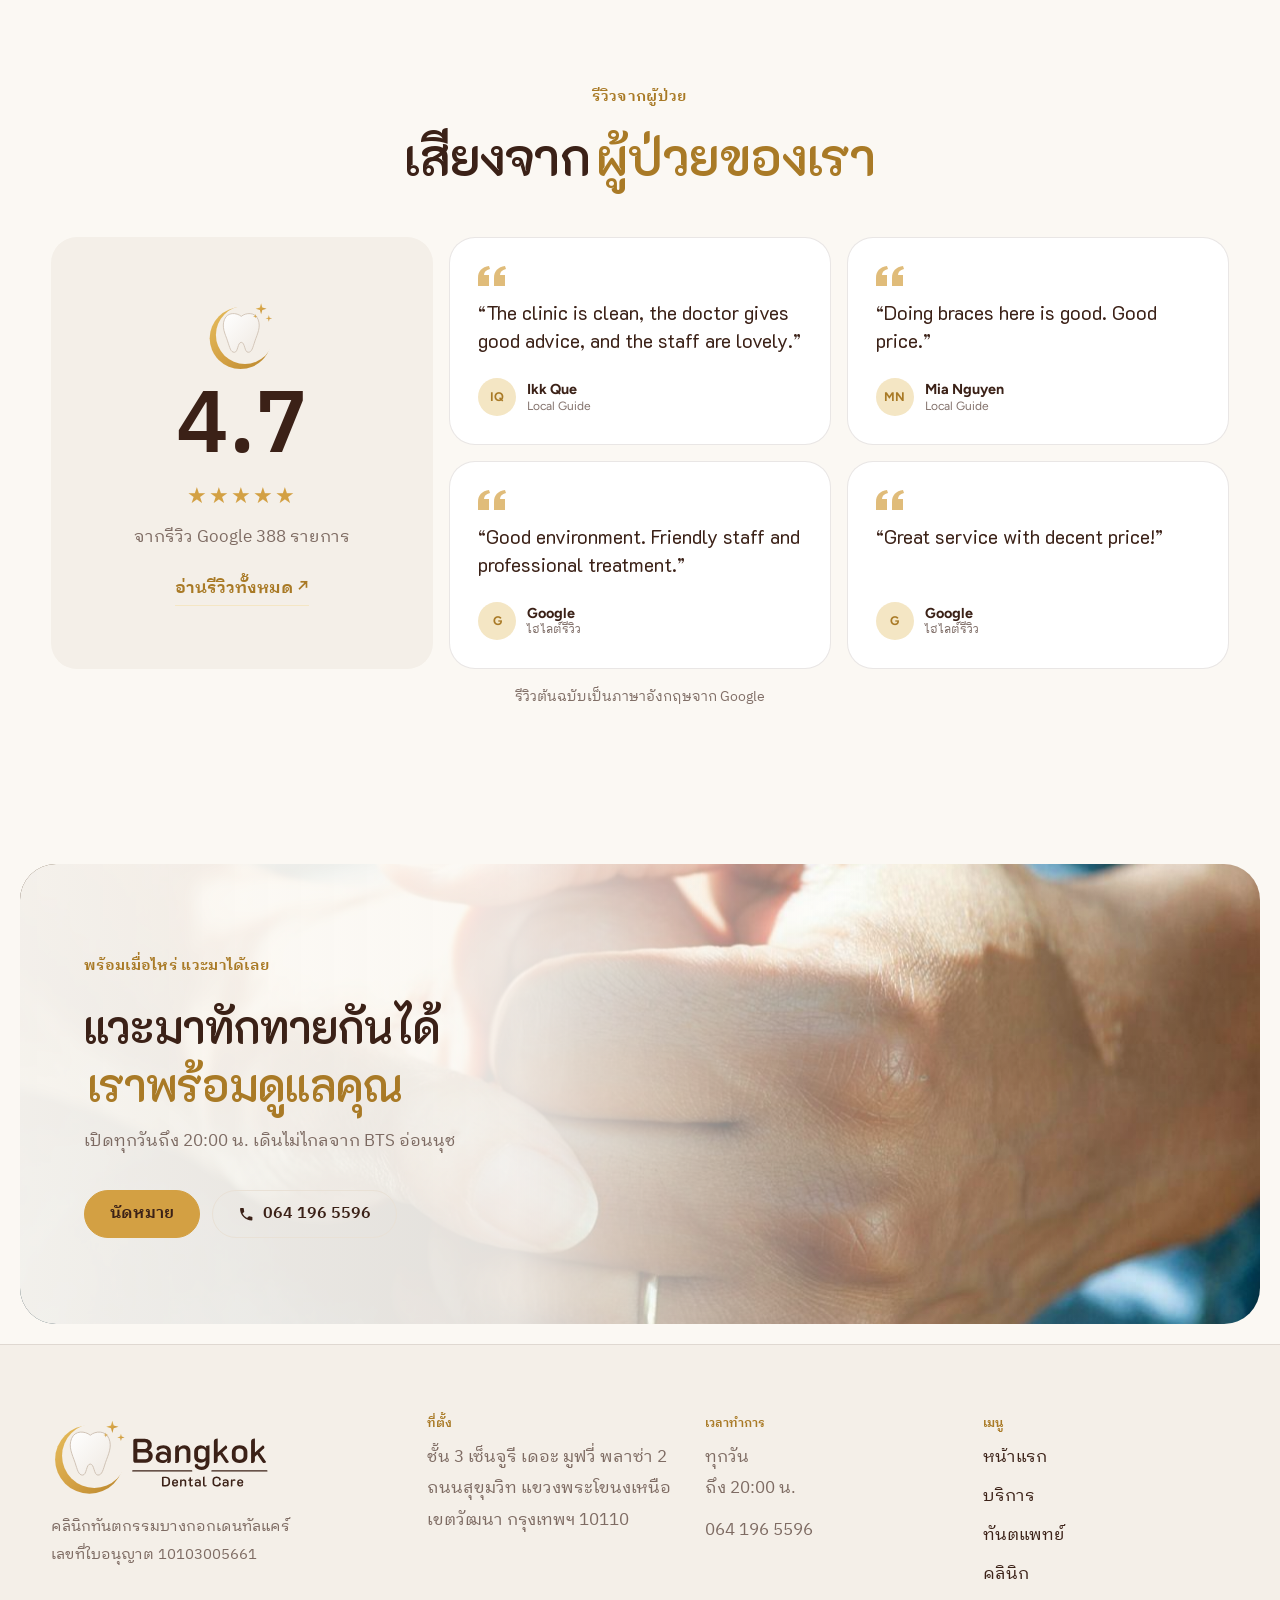
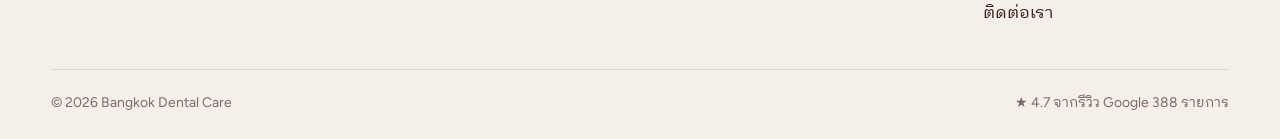
<file: th/dentists.html>
<!doctype html>
<html lang="th" class="no-js">
<head>
  <meta charset="utf-8" />
  <meta name="viewport" content="width=device-width, initial-scale=1" />
  <title>ทันตแพทย์ของเรา · บางกอกเดนทัลแคร์</title>
  <meta name="description" content="ทันตแพทย์เฉพาะทางด้านจัดฟัน รากฟันเทียมและศัลยกรรมช่องปาก ทันตกรรมประดิษฐ์ รักษารากฟัน และทันตกรรมทั่วไป ที่ผู้ป่วยพูดถึงว่าใจดีและอ่อนโยน" />
  <meta name="theme-color" content="#fbf8f3" />
  <link rel="alternate" hreflang="en" href="/dentists.html" />
  <link rel="alternate" hreflang="th" href="/th/dentists.html" />
  <link rel="alternate" hreflang="x-default" href="/dentists.html" />
  <meta property="og:title" content="ทันตแพทย์ของเรา · บางกอกเดนทัลแคร์" />
  <meta property="og:description" content="ทันตแพทย์เฉพาะทางด้านจัดฟัน รากฟันเทียมและศัลยกรรมช่องปาก ทันตกรรมประดิษฐ์ รักษารากฟัน และทันตกรรมทั่วไป ที่ผู้ป่วยพูดถึงว่าใจดีและอ่อนโยน" />
  <meta property="og:locale" content="th_TH" />
  <meta property="og:image" content="../images/storefront.jpg" />
  <link rel="icon" href="../images/logo-mark.svg" type="image/svg+xml" />

  <link rel="preconnect" href="https://fonts.googleapis.com" />
  <link rel="preconnect" href="https://fonts.gstatic.com" crossorigin />
  <link href="https://fonts.googleapis.com/css2?family=K2D:wght@400;500;600;700&family=Figtree:wght@400;500;600&family=IBM+Plex+Sans+Thai+Looped:wght@400;500;600&display=swap" rel="stylesheet" />
  <link rel="stylesheet" href="../styles.css" />
</head>
<body>
  <a class="skip" href="#main">ข้ามไปยังเนื้อหา</a>

  <svg width="0" height="0" style="position:absolute" aria-hidden="true">
    <defs>
      <symbol id="spark" viewBox="-1 -1 2 2"><path d="M0 -1L.22 -.22L1 0L.22 .22L0 1L-.22 .22L-1 0L-.22 -.22Z" /></symbol>
    </defs>
  </svg>

  <header class="nav nav--over" data-nav>
    <a class="logo" href="index.html" aria-label="บางกอกเดนทัลแคร์ — หน้าแรก">
      <img class="logo__dark" src="../images/logo.svg" alt="Bangkok Dental Care" width="578" height="196" />
    </a>
    <button class="nav__toggle" type="button" aria-expanded="false" aria-controls="site-menu" data-nav-toggle>
      <span class="sr-only">เมนู</span><span class="nav__bars" aria-hidden="true"></span>
    </button>
    <nav class="nav__links" id="site-menu" aria-label="เมนูหลัก">
      <a href="index.html">หน้าแรก</a>
      <a href="treatments.html">บริการ</a>
      <a href="dentists.html" aria-current="page">ทันตแพทย์</a>
      <a href="clinic.html">คลินิก</a>
      <a href="contact.html">ติดต่อเรา</a>
      <span class="lang" role="group" aria-label="ภาษา">
        <a href="../dentists.html" hreflang="en" lang="en">EN</a>
        <a href="dentists.html" hreflang="th" lang="th" aria-current="true">ไทย</a>
      </span>
      <a class="btn btn--small nav__cta" href="contact.html#book">นัดหมาย</a>
    </nav>
  </header>

  <main id="main">

    <section class="hero hero--page">
      <picture class="hero__bg">
        <source media="(max-width: 860px)" srcset="../images/hero-dentists-mobile.jpg" />
        <img src="../images/hero-dentists.jpg" alt="" width="2560" height="1200" fetchpriority="high" />
      </picture>
      <div class="hero__inner">
        <div class="hero__copy">
          <p class="eyebrow reveal" style="--d:0">ทันตแพทย์ของเรา</p>
          <h1 class="reveal" style="--d:1">ทันตแพทย์เฉพาะทาง<em>ดูแลอย่างอ่อนโยน</em></h1>
          <p class="lede reveal" style="--d:2">บางกอกเดนทัลแคร์เป็นคลินิกทันตกรรมเฉพาะทาง แต่ละเคสได้รับการดูแลจากทันตแพทย์ที่เชี่ยวชาญตรงสาขา วางแผนอย่างรอบคอบ รักษาอย่างอ่อนโยน และติดตามผลโดยทันตแพทย์ท่านเดิม</p>
          <div class="actions reveal" style="--d:3">
            <a class="btn" href="contact.html#book">นัดหมาย</a>
            <a class="btn btn--line" href="tel:+66641965596"><svg class="i" viewBox="0 0 24 24" aria-hidden="true"><path d="M6.6 10.8a15.1 15.1 0 0 0 6.6 6.6l2.2-2.2a1 1 0 0 1 1-.25 11.4 11.4 0 0 0 3.6.57 1 1 0 0 1 1 1V20a1 1 0 0 1-1 1A17 17 0 0 1 3 4a1 1 0 0 1 1-1h3.5a1 1 0 0 1 1 1c0 1.25.2 2.45.57 3.57a1 1 0 0 1-.25 1z"/></svg> 064 196 5596</a>
          </div>
        </div>
      </div>
    </section>



    <section class="feature feature--rev">
      <figure class="feature__media img-reveal"><img data-parallax="0.1" src="../images/photos/xray-film.jpg" alt="ทันตแพทย์ดูฟิล์มเอกซเรย์ฟัน" loading="lazy" /></figure>
      <div class="feature__copy">
        <p class="eyebrow reveal-on-scroll">วิธีการดูแลของเรา</p>
        <h2 class="reveal-on-scroll">ให้คุณเห็นก่อน<em>แล้วจึงรักษา</em></h2>
        <p class="lede reveal-on-scroll">ทุกแผนการรักษาเริ่มจากการดูภาพเอกซเรย์อย่างละเอียดและอธิบายด้วยภาษาที่เข้าใจง่าย คุณจะเห็นสิ่งที่เราเห็น ถามได้ทุกเรื่อง และตัดสินใจได้เมื่อรู้ภาพรวมและค่าใช้จ่ายครบถ้วน</p>
        
      </div>
    </section>


    <section class="stats" aria-label="คลินิกในตัวเลข">
      <div class="stat reveal-on-scroll"><b data-count="4.7" data-decimals="1">4.7</b><span>คะแนนรีวิว Google</span></div>
      <div class="stat reveal-on-scroll"><b data-count="388" data-decimals="0">388</b><span>รีวิวจากผู้ป่วย</span></div>
      <div class="stat reveal-on-scroll"><b data-count="9" data-decimals="0">9</b><span>บริการในที่เดียว</span></div>
      <div class="stat reveal-on-scroll"><b data-count="7" data-decimals="0">7</b><span>วันต่อสัปดาห์ ถึง 20:00 น.</span></div>
    </section>

    <section class="section">
      <header class="head">
        <p class="eyebrow">สาขาเฉพาะทาง</p>
        <h2>5 สาขาการดูแล<em>ในทีมเดียว</em></h2>
      </header>
      <ul class="specs">
        <li class="spec reveal-on-scroll">
          <span class="spec__n">01</span>
          <h3>ทันตกรรมจัดฟัน</h3>
          <p>จัดฟันแบบโลหะ แบบเซรามิก และจัดฟันใส ตั้งแต่ประเมินครั้งแรกจนถึงใส่รีเทนเนอร์</p>
        </li>
        <li class="spec reveal-on-scroll">
          <span class="spec__n">02</span>
          <h3>รากฟันเทียมและศัลยกรรมช่องปาก</h3>
          <p>ฝังรากฟันเทียม ถอนฟัน และผ่าฟันคุด วางแผนด้วยเอกซเรย์พานอรามิก</p>
        </li>
        <li class="spec reveal-on-scroll">
          <span class="spec__n">03</span>
          <h3>ทันตกรรมประดิษฐ์</h3>
          <p>ครอบฟัน สะพานฟัน วีเนียร์ และฟันปลอม เพื่อคืนการใช้งานและความสวยงาม</p>
        </li>
        <li class="spec reveal-on-scroll">
          <span class="spec__n">04</span>
          <h3>วิทยาเอ็นโดดอนต์ (รักษารากฟัน)</h3>
          <p>รักษารากฟันเพื่อบรรเทาอาการปวดและเก็บฟันธรรมชาติไว้</p>
        </li>
        <li class="spec reveal-on-scroll">
          <span class="spec__n">05</span>
          <h3>ทันตกรรมทั่วไปและเพื่อความงาม</h3>
          <p>ตรวจฟัน ขูดหินปูน อุดฟัน และฟอกสีฟัน เพื่อสุขภาพช่องปากที่ดีทุกวัน</p>
        </li>
        <li class="spec spec--cta reveal-on-scroll">
          <h3>ไม่แน่ใจว่าควรพบทันตแพทย์ท่านไหน?</h3>
          <p>นัดตรวจฟันก่อนได้เลย เราจะตรวจและแนะนำทันตแพทย์เฉพาะทางที่เหมาะสมภายในคลินิก</p>
          <a class="btn btn--gold btn--small" href="contact.html?service=checkup#book">นัดตรวจฟัน</a>
        </li>
      </ul>
      <!-- TODO: add each dentist's name, photo and qualifications when the clinic provides them. -->
    </section>

    <section class="section">
      <div class="words">
      <header class="head">
        <p class="eyebrow">เสียงจากผู้ป่วย</p>
        <h2>คำที่ผู้ป่วย<em>พูดถึงบ่อยที่สุด</em></h2>
        <p class="head__aside">จากหัวข้อที่ Google สรุปจากรีวิวทั้ง 388 รายการ</p>
      </header>
        <div class="tally">
          <div class="tally__item reveal-on-scroll"><b>65</b><span>“หมอใจดี”</span></div>
          <div class="tally__item reveal-on-scroll"><b>53</b><span>“หมออ่อนโยน”</span></div>
          <div class="tally__item reveal-on-scroll"><b>27</b><span>“พนักงานน่ารัก”</span></div>
          <div class="tally__item reveal-on-scroll"><b>18</b><span>“ขูดหินปูน”</span></div>
        </div>
      </div>
    </section>

    <section class="section reviews">
      <header class="head head--center">
        <p class="eyebrow">รีวิวจากผู้ป่วย</p>
        <h2>เสียงจาก<em>ผู้ป่วยของเรา</em></h2>
      </header>
      <div class="reviews__grid">
        <div class="score reveal-on-scroll">
          <img src="../images/logo-mark.svg" alt="" width="72" height="72" loading="lazy" />
          <p class="score__n">4.7</p>
          <p class="stars" aria-label="4.7 จาก 5 ดาว">★★★★★</p>
          <p class="score__l">จากรีวิว Google 388 รายการ</p>
          <a class="link" href="https://www.google.com/maps/place/Bangkok+Dental+Care/@13.7054644,100.598665,17z/data=!4m8!3m7!1s0x30e29febcbc4d22b:0xd949c671bb64645d!8m2!3d13.7054644!4d100.6012453!9m1!1b1" target="_blank" rel="noopener">อ่านรีวิวทั้งหมด ↗</a>
        </div>
        <blockquote class="quote reveal-on-scroll" lang="en">
          <p>“The clinic is clean, the doctor gives good advice, and the staff are lovely.”</p>
          <footer><span class="avatar" aria-hidden="true">IQ</span><span><b>Ikk Que</b><small>Local Guide</small></span></footer>
        </blockquote>
        <blockquote class="quote reveal-on-scroll" lang="en">
          <p>“Doing braces here is good. Good price.”</p>
          <footer><span class="avatar" aria-hidden="true">MN</span><span><b>Mia Nguyen</b><small>Local Guide</small></span></footer>
        </blockquote>
        <blockquote class="quote reveal-on-scroll" lang="en">
          <p>“Good environment. Friendly staff and professional treatment.”</p>
          <footer><span class="avatar" aria-hidden="true">G</span><span><b>Google</b><small>ไฮไลต์รีวิว</small></span></footer>
        </blockquote>
        <blockquote class="quote reveal-on-scroll" lang="en">
          <p>“Great service with decent price!”</p>
          <footer><span class="avatar" aria-hidden="true">G</span><span><b>Google</b><small>ไฮไลต์รีวิว</small></span></footer>
        </blockquote>
      </div>
      <p class="reviews__note">รีวิวต้นฉบับเป็นภาษาอังกฤษจาก Google</p>
    </section>

  </main>

  <section class="cta">
    <div class="cta__inner img-reveal">
      <img class="cta__bg" data-parallax="0.08" src="../images/photos/caring-hands.jpg" alt="" loading="lazy" />
      <div class="cta__copy">
        <p class="eyebrow">พร้อมเมื่อไหร่ แวะมาได้เลย</p>
        <h2>แวะมาทักทายกันได้ <em>เราพร้อมดูแลคุณ</em></h2>
        <p>เปิดทุกวันถึง 20:00 น. เดินไม่ไกลจาก BTS อ่อนนุช</p>
        <div class="actions">
          <a class="btn" href="contact.html#book">นัดหมาย</a>
          <a class="btn btn--line" href="tel:+66641965596"><svg class="i" viewBox="0 0 24 24" aria-hidden="true"><path d="M6.6 10.8a15.1 15.1 0 0 0 6.6 6.6l2.2-2.2a1 1 0 0 1 1-.25 11.4 11.4 0 0 0 3.6.57 1 1 0 0 1 1 1V20a1 1 0 0 1-1 1A17 17 0 0 1 3 4a1 1 0 0 1 1-1h3.5a1 1 0 0 1 1 1c0 1.25.2 2.45.57 3.57a1 1 0 0 1-.25 1z"/></svg> 064 196 5596</a>
        </div>
      </div>
    </div>
  </section>

  <footer class="footer">
    <div class="footer__grid">
      <div class="footer__brand">
        <img src="../images/logo.svg" alt="Bangkok Dental Care" width="578" height="196" loading="lazy" />
        <p>คลินิกทันตกรรมบางกอกเดนทัลแคร์<br />เลขที่ใบอนุญาต 10103005661</p>
      </div>
      <div>
        <h3>ที่ตั้ง</h3>
        <p>ชั้น 3 เซ็นจูรี เดอะ มูฟวี่ พลาซ่า 2<br />ถนนสุขุมวิท แขวงพระโขนงเหนือ<br />เขตวัฒนา กรุงเทพฯ 10110</p>
      </div>
      <div>
        <h3>เวลาทำการ</h3>
        <p>ทุกวัน<br />ถึง 20:00 น.</p>
        <p><a href="tel:+66641965596">064 196 5596</a></p>
      </div>
      <div>
        <h3>เมนู</h3>
        <ul>
          <li><a href="index.html">หน้าแรก</a></li>
          <li><a href="treatments.html">บริการ</a></li>
          <li><a href="dentists.html">ทันตแพทย์</a></li>
          <li><a href="clinic.html">คลินิก</a></li>
          <li><a href="contact.html">ติดต่อเรา</a></li>
        </ul>
      </div>
    </div>
    <div class="footer__row">
      <span>© <span data-year>2026</span> Bangkok Dental Care</span>
      <a href="https://www.google.com/maps/place/Bangkok+Dental+Care/@13.7054644,100.598665,17z/data=!4m8!3m7!1s0x30e29febcbc4d22b:0xd949c671bb64645d!8m2!3d13.7054644!4d100.6012453!9m1!1b1" target="_blank" rel="noopener">★ 4.7 จากรีวิว Google 388 รายการ</a>
    </div>
  </footer>

  <a class="fab" href="tel:+66641965596" aria-label="โทรหาคลินิก">
    <svg viewBox="0 0 24 24" aria-hidden="true"><path d="M6.6 10.8a15.1 15.1 0 0 0 6.6 6.6l2.2-2.2a1 1 0 0 1 1-.25 11.4 11.4 0 0 0 3.6.57 1 1 0 0 1 1 1V20a1 1 0 0 1-1 1A17 17 0 0 1 3 4a1 1 0 0 1 1-1h3.5a1 1 0 0 1 1 1c0 1.25.2 2.45.57 3.57a1 1 0 0 1-.25 1z"/></svg>
  </a>

  <script src="../script.js" defer></script>
</body>
</html>
</file>
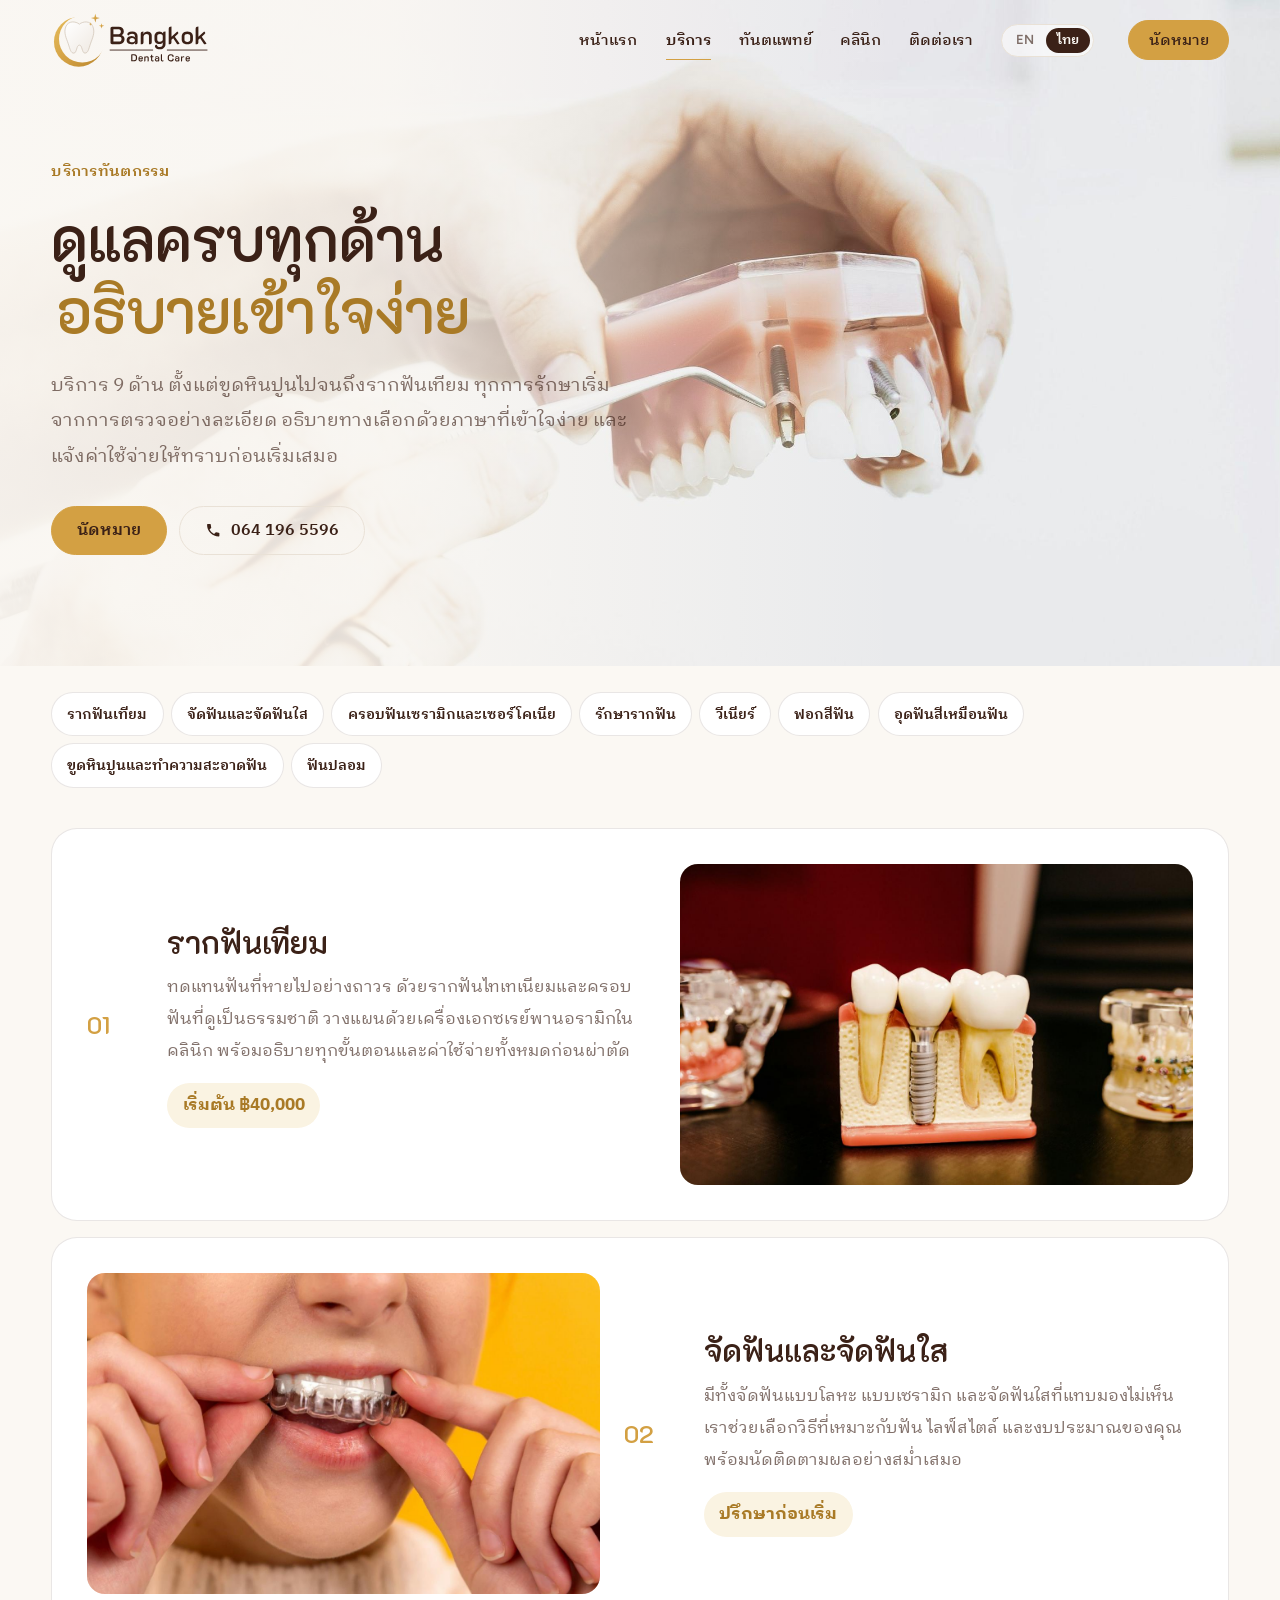
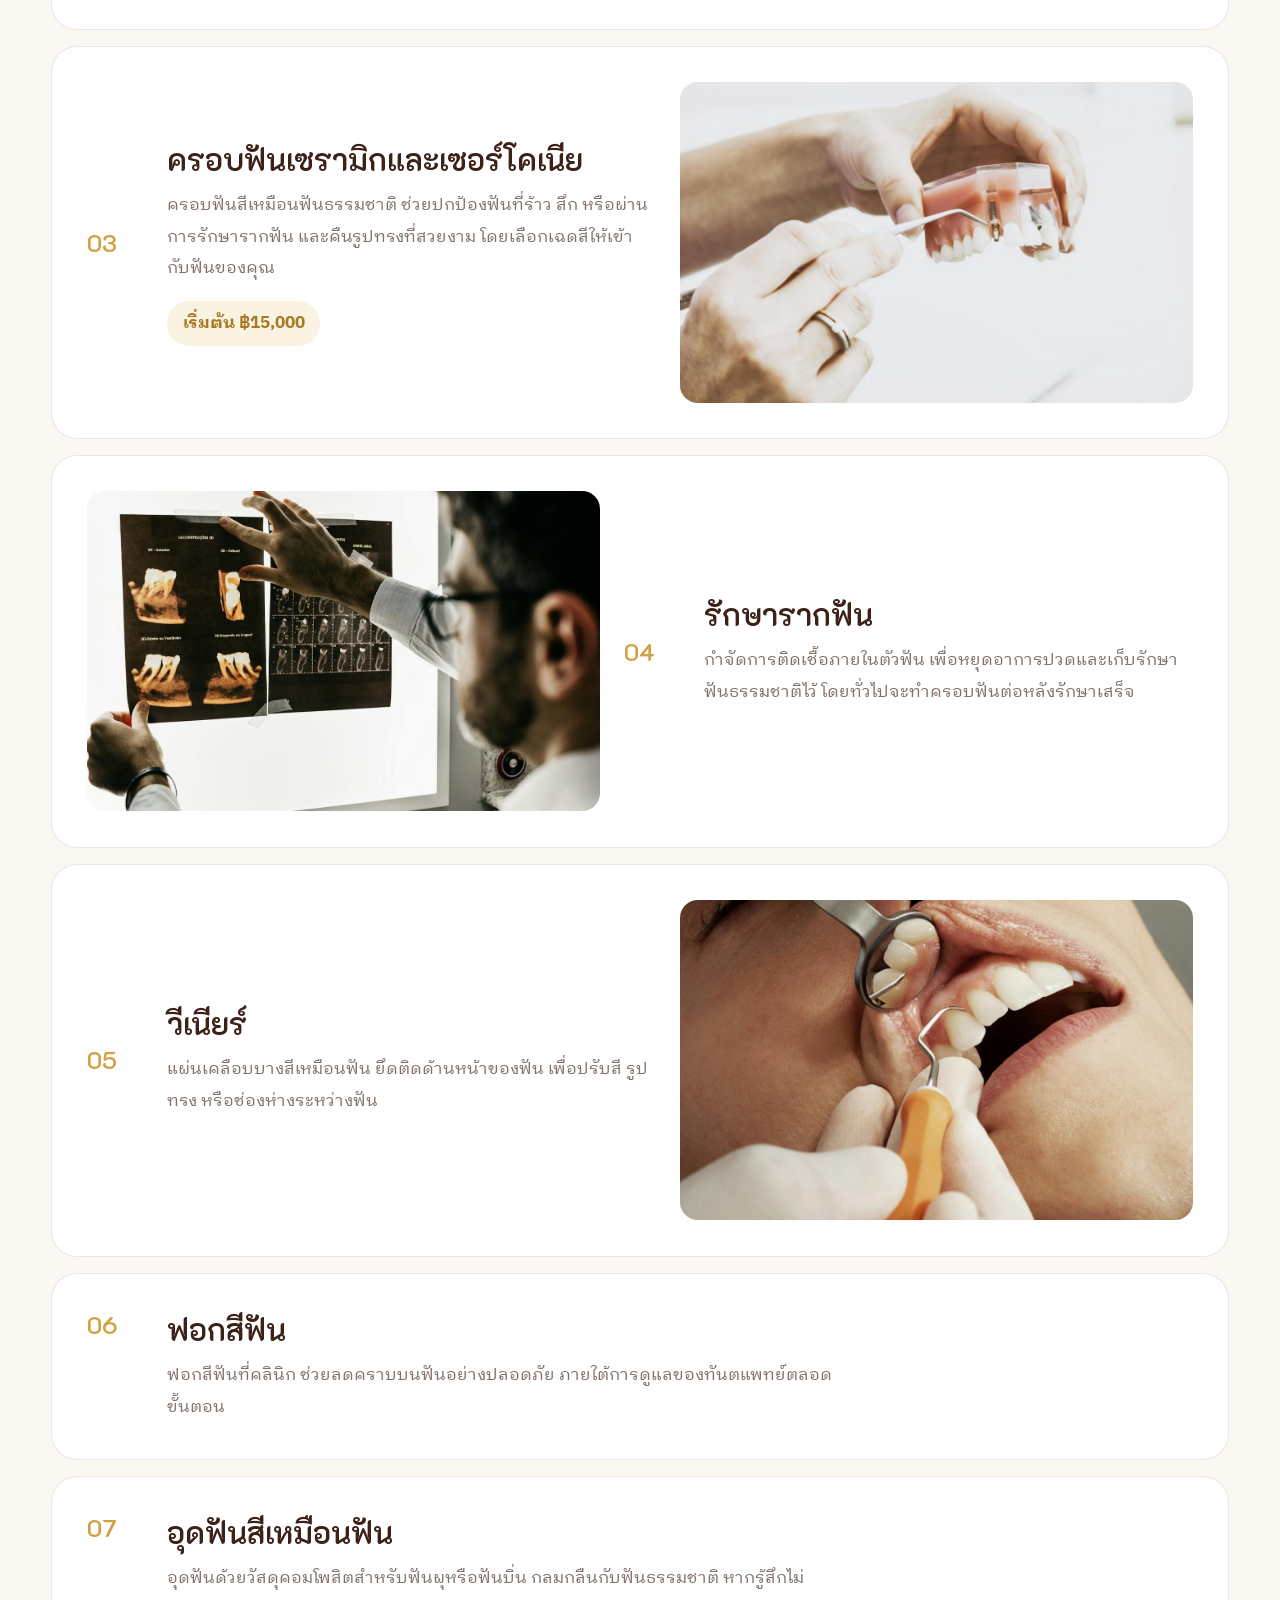
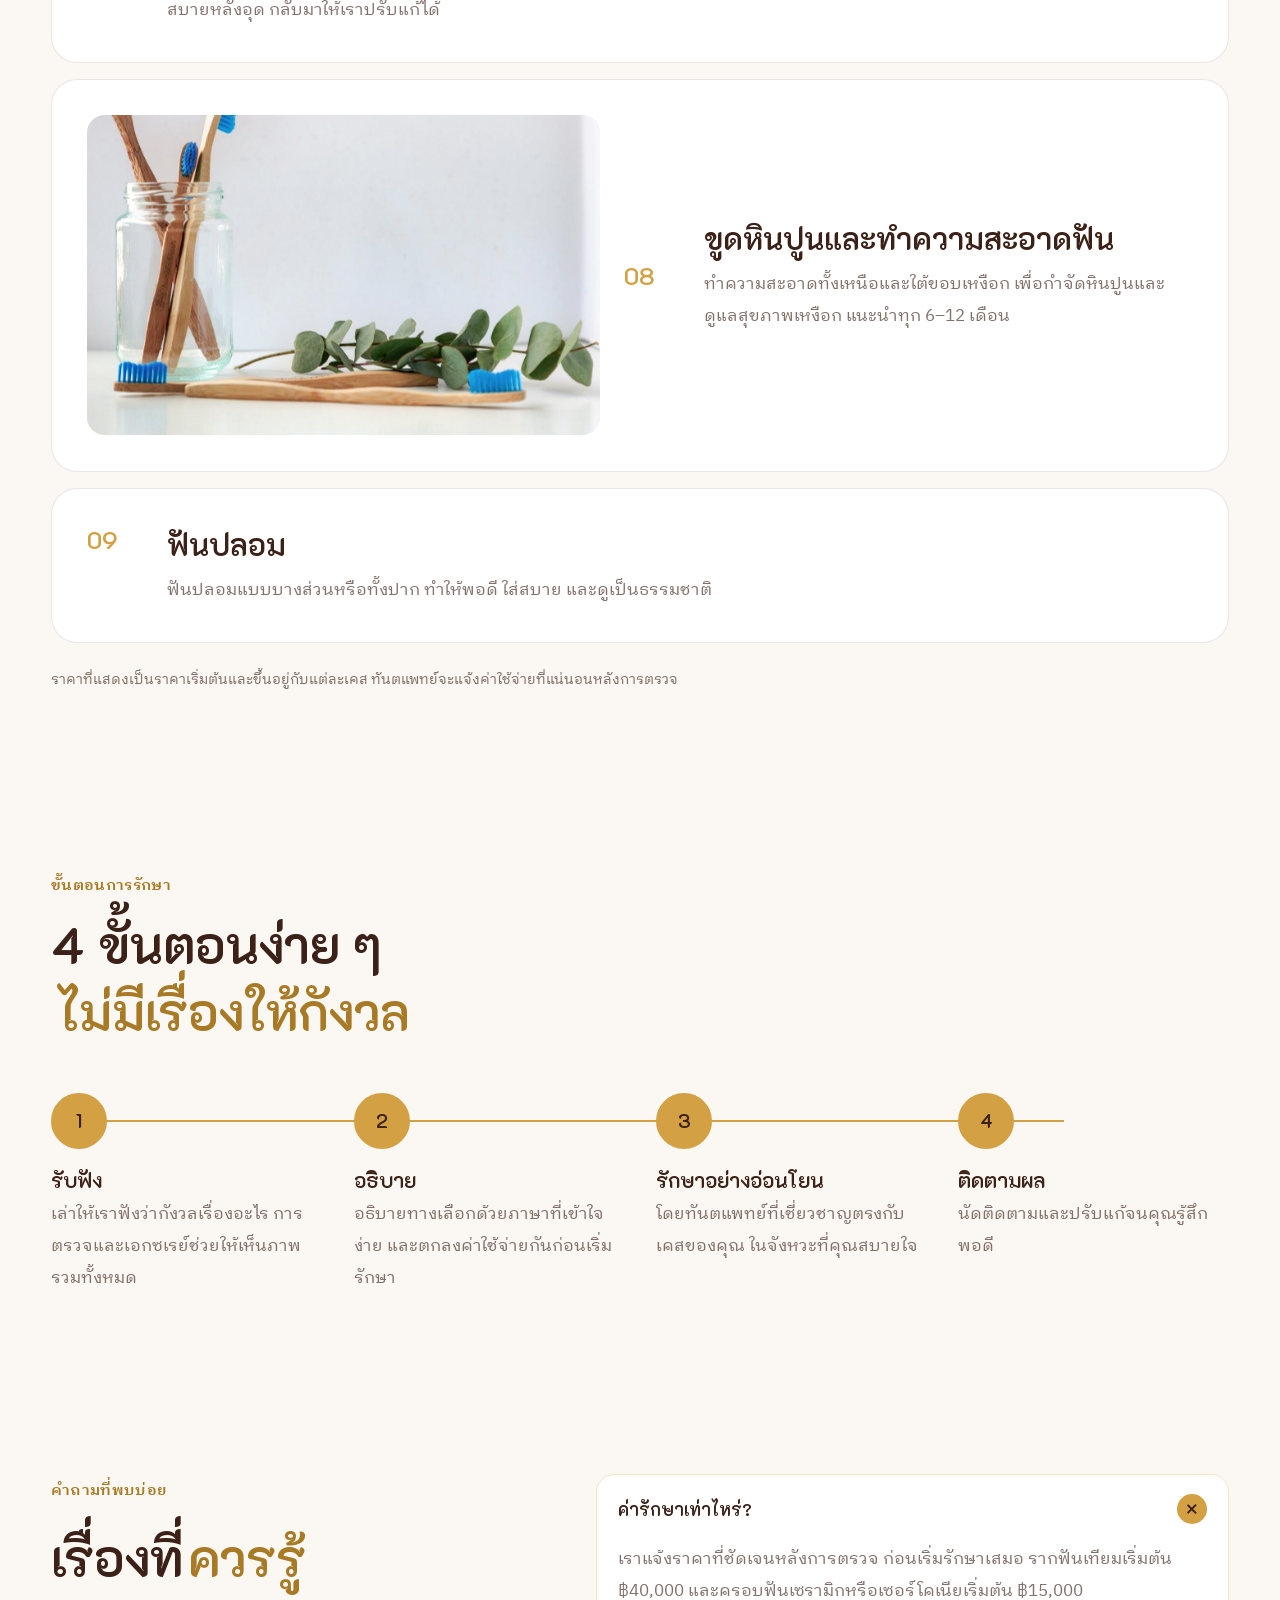
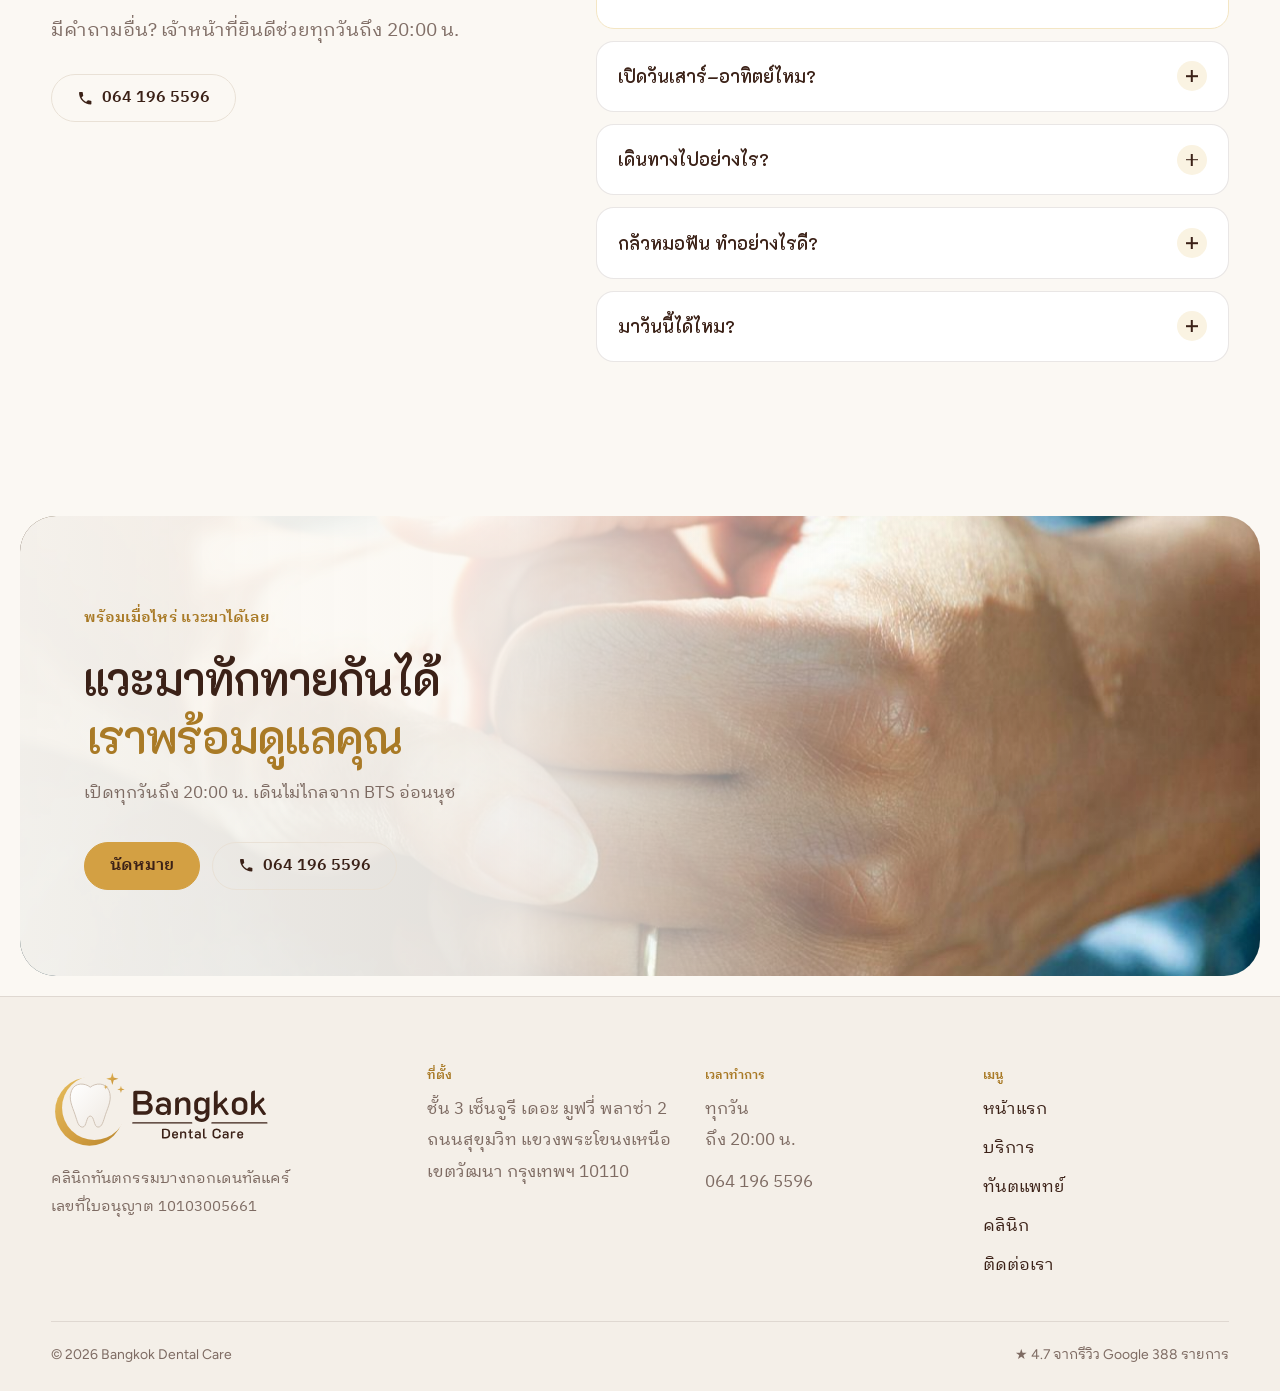
<file: th/treatments.html>
<!doctype html>
<html lang="th" class="no-js">
<head>
  <meta charset="utf-8" />
  <meta name="viewport" content="width=device-width, initial-scale=1" />
  <title>บริการและราคา · บางกอกเดนทัลแคร์</title>
  <meta name="description" content="รากฟันเทียมเริ่มต้น ฿40,000 ครอบฟันเซรามิกและเซอร์โคเนียเริ่มต้น ฿15,000 จัดฟัน จัดฟันใส รักษารากฟัน วีเนียร์ ฟอกสีฟัน อุดฟัน ขูดหินปูน และฟันปลอม ใกล้ BTS อ่อนนุช" />
  <meta name="theme-color" content="#fbf8f3" />
  <link rel="alternate" hreflang="en" href="/treatments.html" />
  <link rel="alternate" hreflang="th" href="/th/treatments.html" />
  <link rel="alternate" hreflang="x-default" href="/treatments.html" />
  <meta property="og:title" content="บริการและราคา · บางกอกเดนทัลแคร์" />
  <meta property="og:description" content="รากฟันเทียมเริ่มต้น ฿40,000 ครอบฟันเซรามิกและเซอร์โคเนียเริ่มต้น ฿15,000 จัดฟัน จัดฟันใส รักษารากฟัน วีเนียร์ ฟอกสีฟัน อุดฟัน ขูดหินปูน และฟันปลอม ใกล้ BTS อ่อนนุช" />
  <meta property="og:locale" content="th_TH" />
  <meta property="og:image" content="../images/storefront.jpg" />
  <link rel="icon" href="../images/logo-mark.svg" type="image/svg+xml" />

  <link rel="preconnect" href="https://fonts.googleapis.com" />
  <link rel="preconnect" href="https://fonts.gstatic.com" crossorigin />
  <link href="https://fonts.googleapis.com/css2?family=K2D:wght@400;500;600;700&family=Figtree:wght@400;500;600&family=IBM+Plex+Sans+Thai+Looped:wght@400;500;600&display=swap" rel="stylesheet" />
  <link rel="stylesheet" href="../styles.css" />
</head>
<body>
  <a class="skip" href="#main">ข้ามไปยังเนื้อหา</a>

  <svg width="0" height="0" style="position:absolute" aria-hidden="true">
    <defs>
      <symbol id="spark" viewBox="-1 -1 2 2"><path d="M0 -1L.22 -.22L1 0L.22 .22L0 1L-.22 .22L-1 0L-.22 -.22Z" /></symbol>
    </defs>
  </svg>

  <header class="nav nav--over" data-nav>
    <a class="logo" href="index.html" aria-label="บางกอกเดนทัลแคร์ — หน้าแรก">
      <img class="logo__dark" src="../images/logo.svg" alt="Bangkok Dental Care" width="578" height="196" />
    </a>
    <button class="nav__toggle" type="button" aria-expanded="false" aria-controls="site-menu" data-nav-toggle>
      <span class="sr-only">เมนู</span><span class="nav__bars" aria-hidden="true"></span>
    </button>
    <nav class="nav__links" id="site-menu" aria-label="เมนูหลัก">
      <a href="index.html">หน้าแรก</a>
      <a href="treatments.html" aria-current="page">บริการ</a>
      <a href="dentists.html">ทันตแพทย์</a>
      <a href="clinic.html">คลินิก</a>
      <a href="contact.html">ติดต่อเรา</a>
      <span class="lang" role="group" aria-label="ภาษา">
        <a href="../treatments.html" hreflang="en" lang="en">EN</a>
        <a href="treatments.html" hreflang="th" lang="th" aria-current="true">ไทย</a>
      </span>
      <a class="btn btn--small nav__cta" href="contact.html#book">นัดหมาย</a>
    </nav>
  </header>

  <main id="main">

    <section class="hero hero--page">
      <picture class="hero__bg">
        <source media="(max-width: 860px)" srcset="../images/hero-treatments-mobile.jpg" />
        <img src="../images/hero-treatments.jpg" alt="" width="2560" height="1200" fetchpriority="high" />
      </picture>
      <div class="hero__inner">
        <div class="hero__copy">
          <p class="eyebrow reveal" style="--d:0">บริการทันตกรรม</p>
          <h1 class="reveal" style="--d:1">ดูแลครบทุกด้าน<em>อธิบายเข้าใจง่าย</em></h1>
          <p class="lede reveal" style="--d:2">บริการ 9 ด้าน ตั้งแต่ขูดหินปูนไปจนถึงรากฟันเทียม ทุกการรักษาเริ่มจากการตรวจอย่างละเอียด อธิบายทางเลือกด้วยภาษาที่เข้าใจง่าย และแจ้งค่าใช้จ่ายให้ทราบก่อนเริ่มเสมอ</p>
          <div class="actions reveal" style="--d:3">
            <a class="btn" href="contact.html#book">นัดหมาย</a>
            <a class="btn btn--line" href="tel:+66641965596"><svg class="i" viewBox="0 0 24 24" aria-hidden="true"><path d="M6.6 10.8a15.1 15.1 0 0 0 6.6 6.6l2.2-2.2a1 1 0 0 1 1-.25 11.4 11.4 0 0 0 3.6.57 1 1 0 0 1 1 1V20a1 1 0 0 1-1 1A17 17 0 0 1 3 4a1 1 0 0 1 1-1h3.5a1 1 0 0 1 1 1c0 1.25.2 2.45.57 3.57a1 1 0 0 1-.25 1z"/></svg> 064 196 5596</a>
          </div>
        </div>
      </div>
    </section>

    <section class="section section--tight">
      <nav class="jump reveal-on-scroll" aria-label="ไปยังบริการ">
        <a href="#implants">รากฟันเทียม</a>
        <a href="#braces">จัดฟันและจัดฟันใส</a>
        <a href="#crowns">ครอบฟันเซรามิกและเซอร์โคเนีย</a>
        <a href="#root-canal">รักษารากฟัน</a>
        <a href="#veneers">วีเนียร์</a>
        <a href="#whitening">ฟอกสีฟัน</a>
        <a href="#fillings">อุดฟันสีเหมือนฟัน</a>
        <a href="#scaling">ขูดหินปูนและทำความสะอาดฟัน</a>
        <a href="#dentures">ฟันปลอม</a>
      </nav>
      <div class="tx-list">

        <article class="tx tx--photo reveal-on-scroll" id="implants">
          <span class="tx__n">01</span>
          <div class="tx__body">
            <h2>รากฟันเทียม</h2>
            <p>ทดแทนฟันที่หายไปอย่างถาวร ด้วยรากฟันไทเทเนียมและครอบฟันที่ดูเป็นธรรมชาติ วางแผนด้วยเครื่องเอกซเรย์พานอรามิกในคลินิก พร้อมอธิบายทุกขั้นตอนและค่าใช้จ่ายทั้งหมดก่อนผ่าตัด</p>
            <p class="tx__price">เริ่มต้น ฿40,000</p>
          </div>
          <figure class="tx__photo img-reveal"><img data-parallax="0.05" src="../images/photos/implant-model.jpg" alt="โมเดลรากฟันเทียมเทียบกับฟันธรรมชาติ" loading="lazy" /></figure>
        </article>
        <article class="tx tx--photo reveal-on-scroll" id="braces">
          <span class="tx__n">02</span>
          <div class="tx__body">
            <h2>จัดฟันและจัดฟันใส</h2>
            <p>มีทั้งจัดฟันแบบโลหะ แบบเซรามิก และจัดฟันใสที่แทบมองไม่เห็น เราช่วยเลือกวิธีที่เหมาะกับฟัน ไลฟ์สไตล์ และงบประมาณของคุณ พร้อมนัดติดตามผลอย่างสม่ำเสมอ</p>
            <p class="tx__price">ปรึกษาก่อนเริ่ม</p>
          </div>
          <figure class="tx__photo img-reveal"><img data-parallax="0.05" src="../images/photos/aligners-smile.jpg" alt="การใส่จัดฟันใส" loading="lazy" /></figure>
        </article>
        <article class="tx tx--photo reveal-on-scroll" id="crowns">
          <span class="tx__n">03</span>
          <div class="tx__body">
            <h2>ครอบฟันเซรามิกและเซอร์โคเนีย</h2>
            <p>ครอบฟันสีเหมือนฟันธรรมชาติ ช่วยปกป้องฟันที่ร้าว สึก หรือผ่านการรักษารากฟัน และคืนรูปทรงที่สวยงาม โดยเลือกเฉดสีให้เข้ากับฟันของคุณ</p>
            <p class="tx__price">เริ่มต้น ฿15,000</p>
          </div>
          <figure class="tx__photo img-reveal"><img data-parallax="0.05" src="../images/photos/dental-model.jpg" alt="โมเดลฟันระหว่างการตรวจ" loading="lazy" /></figure>
        </article>
        <article class="tx tx--photo reveal-on-scroll" id="root-canal">
          <span class="tx__n">04</span>
          <div class="tx__body">
            <h2>รักษารากฟัน</h2>
            <p>กำจัดการติดเชื้อภายในตัวฟัน เพื่อหยุดอาการปวดและเก็บรักษาฟันธรรมชาติไว้ โดยทั่วไปจะทำครอบฟันต่อหลังรักษาเสร็จ</p>
            
          </div>
          <figure class="tx__photo img-reveal"><img data-parallax="0.05" src="../images/photos/xray-film.jpg" alt="ทันตแพทย์ดูฟิล์มเอกซเรย์ฟัน" loading="lazy" /></figure>
        </article>
        <article class="tx tx--photo reveal-on-scroll" id="veneers">
          <span class="tx__n">05</span>
          <div class="tx__body">
            <h2>วีเนียร์</h2>
            <p>แผ่นเคลือบบางสีเหมือนฟัน ยึดติดด้านหน้าของฟัน เพื่อปรับสี รูปทรง หรือช่องห่างระหว่างฟัน</p>
            
          </div>
          <figure class="tx__photo img-reveal"><img data-parallax="0.05" src="../images/photos/smile-check.jpg" alt="รอยยิ้มระหว่างการตรวจ" loading="lazy" /></figure>
        </article>
        <article class="tx reveal-on-scroll" id="whitening">
          <span class="tx__n">06</span>
          <div class="tx__body">
            <h2>ฟอกสีฟัน</h2>
            <p>ฟอกสีฟันที่คลินิก ช่วยลดคราบบนฟันอย่างปลอดภัย ภายใต้การดูแลของทันตแพทย์ตลอดขั้นตอน</p>
            
          </div>
          
        </article>
        <article class="tx reveal-on-scroll" id="fillings">
          <span class="tx__n">07</span>
          <div class="tx__body">
            <h2>อุดฟันสีเหมือนฟัน</h2>
            <p>อุดฟันด้วยวัสดุคอมโพสิตสำหรับฟันผุหรือฟันบิ่น กลมกลืนกับฟันธรรมชาติ หากรู้สึกไม่สบายหลังอุด กลับมาให้เราปรับแก้ได้</p>
            
          </div>
          
        </article>
        <article class="tx tx--photo reveal-on-scroll" id="scaling">
          <span class="tx__n">08</span>
          <div class="tx__body">
            <h2>ขูดหินปูนและทำความสะอาดฟัน</h2>
            <p>ทำความสะอาดทั้งเหนือและใต้ขอบเหงือก เพื่อกำจัดหินปูนและดูแลสุขภาพเหงือก แนะนำทุก 6–12 เดือน</p>
            
          </div>
          <figure class="tx__photo img-reveal"><img data-parallax="0.05" src="../images/photos/toothbrushes.jpg" alt="แปรงสีฟันไม้ไผ่" loading="lazy" /></figure>
        </article>
        <article class="tx reveal-on-scroll" id="dentures">
          <span class="tx__n">09</span>
          <div class="tx__body">
            <h2>ฟันปลอม</h2>
            <p>ฟันปลอมแบบบางส่วนหรือทั้งปาก ทำให้พอดี ใส่สบาย และดูเป็นธรรมชาติ</p>
            
          </div>
          
        </article>
      </div>
      <p class="fineprint">ราคาที่แสดงเป็นราคาเริ่มต้นและขึ้นอยู่กับแต่ละเคส ทันตแพทย์จะแจ้งค่าใช้จ่ายที่แน่นอนหลังการตรวจ</p>
    </section>


    <section class="section">
      <header class="head">
        <p class="eyebrow">ขั้นตอนการรักษา</p>
        <h2>4 ขั้นตอนง่าย ๆ <em>ไม่มีเรื่องให้กังวล</em></h2>
      </header>
      <ol class="journey">
        <li class="journey__line" aria-hidden="true"></li>
        <li class="journey__step" style="--i:0"><span class="journey__n">1</span><h3>รับฟัง</h3><p>เล่าให้เราฟังว่ากังวลเรื่องอะไร การตรวจและเอกซเรย์ช่วยให้เห็นภาพรวมทั้งหมด</p></li>
        <li class="journey__step" style="--i:1"><span class="journey__n">2</span><h3>อธิบาย</h3><p>อธิบายทางเลือกด้วยภาษาที่เข้าใจง่าย และตกลงค่าใช้จ่ายกันก่อนเริ่มรักษา</p></li>
        <li class="journey__step" style="--i:2"><span class="journey__n">3</span><h3>รักษาอย่างอ่อนโยน</h3><p>โดยทันตแพทย์ที่เชี่ยวชาญตรงกับเคสของคุณ ในจังหวะที่คุณสบายใจ</p></li>
        <li class="journey__step" style="--i:3"><span class="journey__n">4</span><h3>ติดตามผล</h3><p>นัดติดตามและปรับแก้จนคุณรู้สึกพอดี</p></li>
      </ol>
    </section>


    <section class="section faq">
      <div class="faq__intro">
        <p class="eyebrow reveal-on-scroll">คำถามที่พบบ่อย</p>
        <h2 class="reveal-on-scroll">เรื่องที่<em>ควรรู้</em></h2>
        <p class="lede reveal-on-scroll">มีคำถามอื่น? เจ้าหน้าที่ยินดีช่วยทุกวันถึง 20:00 น.</p>
        <a class="btn btn--line reveal-on-scroll" href="tel:+66641965596"><svg class="i" viewBox="0 0 24 24" aria-hidden="true"><path d="M6.6 10.8a15.1 15.1 0 0 0 6.6 6.6l2.2-2.2a1 1 0 0 1 1-.25 11.4 11.4 0 0 0 3.6.57 1 1 0 0 1 1 1V20a1 1 0 0 1-1 1A17 17 0 0 1 3 4a1 1 0 0 1 1-1h3.5a1 1 0 0 1 1 1c0 1.25.2 2.45.57 3.57a1 1 0 0 1-.25 1z"/></svg> 064 196 5596</a>
      </div>
      <div class="faq__list">
        <details class="qa reveal-on-scroll" open>
          <summary>ค่ารักษาเท่าไหร่?<span class="qa__icon" aria-hidden="true"></span></summary>
          <div class="qa__a"><p>เราแจ้งราคาที่ชัดเจนหลังการตรวจ ก่อนเริ่มรักษาเสมอ รากฟันเทียมเริ่มต้น ฿40,000 และครอบฟันเซรามิกหรือเซอร์โคเนียเริ่มต้น ฿15,000</p></div>
        </details>
        <details class="qa reveal-on-scroll">
          <summary>เปิดวันเสาร์–อาทิตย์ไหม?<span class="qa__icon" aria-hidden="true"></span></summary>
          <div class="qa__a"><p>เปิดค่ะ เราเปิดทุกวัน รวมวันเสาร์และอาทิตย์ ถึง 20:00 น.</p></div>
        </details>
        <details class="qa reveal-on-scroll">
          <summary>เดินทางไปอย่างไร?<span class="qa__icon" aria-hidden="true"></span></summary>
          <div class="qa__a"><p>จาก BTS อ่อนนุช เดินเข้าเซ็นจูรี เดอะ มูฟวี่ พลาซ่า 2 แล้วขึ้นบันไดเลื่อนไปชั้น 3</p></div>
        </details>
        <details class="qa reveal-on-scroll">
          <summary>กลัวหมอฟัน ทำอย่างไรดี?<span class="qa__icon" aria-hidden="true"></span></summary>
          <div class="qa__a"><p>แจ้งเราได้ตอนนัดหรือเมื่อมาถึง เราจะอธิบายทุกขั้นตอนก่อนเริ่ม และทำในจังหวะที่คุณสบายใจ</p></div>
        </details>
        <details class="qa reveal-on-scroll">
          <summary>มาวันนี้ได้ไหม?<span class="qa__icon" aria-hidden="true"></span></summary>
          <div class="qa__a"><p>โทร 064 196 5596 เพื่อเช็กคิวว่าง หากปวดฟันอยู่ แจ้งเราได้ เราจะพยายามจัดคิวให้เร็วที่สุด</p></div>
        </details>
      </div>
    </section>

  </main>

  <section class="cta">
    <div class="cta__inner img-reveal">
      <img class="cta__bg" data-parallax="0.08" src="../images/photos/caring-hands.jpg" alt="" loading="lazy" />
      <div class="cta__copy">
        <p class="eyebrow">พร้อมเมื่อไหร่ แวะมาได้เลย</p>
        <h2>แวะมาทักทายกันได้ <em>เราพร้อมดูแลคุณ</em></h2>
        <p>เปิดทุกวันถึง 20:00 น. เดินไม่ไกลจาก BTS อ่อนนุช</p>
        <div class="actions">
          <a class="btn" href="contact.html#book">นัดหมาย</a>
          <a class="btn btn--line" href="tel:+66641965596"><svg class="i" viewBox="0 0 24 24" aria-hidden="true"><path d="M6.6 10.8a15.1 15.1 0 0 0 6.6 6.6l2.2-2.2a1 1 0 0 1 1-.25 11.4 11.4 0 0 0 3.6.57 1 1 0 0 1 1 1V20a1 1 0 0 1-1 1A17 17 0 0 1 3 4a1 1 0 0 1 1-1h3.5a1 1 0 0 1 1 1c0 1.25.2 2.45.57 3.57a1 1 0 0 1-.25 1z"/></svg> 064 196 5596</a>
        </div>
      </div>
    </div>
  </section>

  <footer class="footer">
    <div class="footer__grid">
      <div class="footer__brand">
        <img src="../images/logo.svg" alt="Bangkok Dental Care" width="578" height="196" loading="lazy" />
        <p>คลินิกทันตกรรมบางกอกเดนทัลแคร์<br />เลขที่ใบอนุญาต 10103005661</p>
      </div>
      <div>
        <h3>ที่ตั้ง</h3>
        <p>ชั้น 3 เซ็นจูรี เดอะ มูฟวี่ พลาซ่า 2<br />ถนนสุขุมวิท แขวงพระโขนงเหนือ<br />เขตวัฒนา กรุงเทพฯ 10110</p>
      </div>
      <div>
        <h3>เวลาทำการ</h3>
        <p>ทุกวัน<br />ถึง 20:00 น.</p>
        <p><a href="tel:+66641965596">064 196 5596</a></p>
      </div>
      <div>
        <h3>เมนู</h3>
        <ul>
          <li><a href="index.html">หน้าแรก</a></li>
          <li><a href="treatments.html">บริการ</a></li>
          <li><a href="dentists.html">ทันตแพทย์</a></li>
          <li><a href="clinic.html">คลินิก</a></li>
          <li><a href="contact.html">ติดต่อเรา</a></li>
        </ul>
      </div>
    </div>
    <div class="footer__row">
      <span>© <span data-year>2026</span> Bangkok Dental Care</span>
      <a href="https://www.google.com/maps/place/Bangkok+Dental+Care/@13.7054644,100.598665,17z/data=!4m8!3m7!1s0x30e29febcbc4d22b:0xd949c671bb64645d!8m2!3d13.7054644!4d100.6012453!9m1!1b1" target="_blank" rel="noopener">★ 4.7 จากรีวิว Google 388 รายการ</a>
    </div>
  </footer>

  <a class="fab" href="tel:+66641965596" aria-label="โทรหาคลินิก">
    <svg viewBox="0 0 24 24" aria-hidden="true"><path d="M6.6 10.8a15.1 15.1 0 0 0 6.6 6.6l2.2-2.2a1 1 0 0 1 1-.25 11.4 11.4 0 0 0 3.6.57 1 1 0 0 1 1 1V20a1 1 0 0 1-1 1A17 17 0 0 1 3 4a1 1 0 0 1 1-1h3.5a1 1 0 0 1 1 1c0 1.25.2 2.45.57 3.57a1 1 0 0 1-.25 1z"/></svg>
  </a>

  <script src="../script.js" defer></script>
</body>
</html>
</file>
<file: styles.css>
/* ==========================================================================
   Bangkok Dental Care
   Taken from the logo on the clinic's marble wall: a white tooth cradled by a
   thin gold crescent, gold sparkles, and a chocolate-brown wordmark.
   Soft marble whites, gold accents, chocolate text — warm, clean, unhurried.
   ========================================================================== */

:root {
  --paper: #fbf8f3;
  --white: #ffffff;
  --marble: #f4efe8;
  --stone: #e9e1d6;
  --gold: #d3a043;
  --gold-deep: #a97a26;
  --gold-soft: #f4e6c4;
  --gold-mist: #faf3e2;
  --cocoa: #3b2117;
  --cocoa-2: #5b3b2d;
  --muted: rgba(59, 33, 23, 0.64);
  --line: rgba(59, 33, 23, 0.11);

  --head: "K2D", "IBM Plex Sans Thai Looped", sans-serif;
  --body: "Figtree", "IBM Plex Sans Thai Looped", ui-sans-serif, sans-serif;
  --thai: "IBM Plex Sans Thai Looped", "Figtree", sans-serif;

  --gutter: clamp(1.1rem, 4vw, 3.5rem);
  --max: 1220px;
  --r: 26px;
  --r-sm: 16px;
  --shadow: 0 24px 50px -32px rgba(59, 33, 23, 0.35);
  --ease: cubic-bezier(0.22, 0.8, 0.24, 1);
}

*, *::before, *::after { box-sizing: border-box; }

html { scroll-behavior: smooth; overflow-x: clip; }

body {
  margin: 0;
  background: var(--paper);
  color: var(--cocoa);
  font-family: var(--body);
  font-size: clamp(1rem, 0.97rem + 0.18vw, 1.075rem);
  line-height: 1.65;
  -webkit-font-smoothing: antialiased;
}

/* Thai: K2D headings (matches the wordmark), IBM Plex Sans Thai Looped body text */
:lang(th) body, body:lang(th) { line-height: 1.85; }
[lang="th"] p, [lang="th"] li, [lang="th"] dd, [lang="th"] label, [lang="th"] input, [lang="th"] select, [lang="th"] .btn { font-family: var(--thai); }
html[lang="th"] h1 { line-height: 1.22; letter-spacing: 0; }
html[lang="th"] h2 { line-height: 1.3; letter-spacing: 0; }
html[lang="th"] h3 { letter-spacing: 0; }
html[lang="th"] .eyebrow { letter-spacing: .02em; text-transform: none; font-size: .95rem; }
html[lang="th"] em { padding-left: .1em; }
[lang="en"] { font-family: var(--body); }
blockquote[lang="en"] p, p[lang="en"] { font-family: var(--head); }

h1, h2, h3 { font-family: var(--head); font-weight: 600; margin: 0; letter-spacing: -0.01em; }
h1 { font-size: clamp(2.7rem, 6vw, 5rem); line-height: 1.04; }
h2 { font-size: clamp(2rem, 4vw, 3.2rem); line-height: 1.1; }
h3 { font-size: 1.3rem; line-height: 1.2; }

/* Highlighted words: logo gold, nothing else */
em { font-style: normal; color: var(--gold-deep); }

p { margin: 0; }
a { color: inherit; }
a, button, select, label, summary { cursor: pointer; }
input[type="text"], input[type="tel"] { cursor: text; }
img { display: block; max-width: 100%; }

.skip { position: absolute; left: -999px; top: .5rem; z-index: 200; background: var(--cocoa); color: var(--paper); padding: .5rem 1rem; border-radius: 10px; }
.skip:focus { left: .5rem; }
.sr-only { position: absolute; width: 1px; height: 1px; overflow: hidden; clip: rect(0 0 0 0); white-space: nowrap; }
:focus-visible { outline: 2px solid var(--gold); outline-offset: 3px; border-radius: 6px; }

.i { width: 1.05em; height: 1.05em; fill: currentColor; flex: none; }
.spark { width: .8em; height: .8em; fill: var(--gold); flex: none; }

/* ---------- Buttons & links ---------- */
.btn {
  display: inline-flex; align-items: center; justify-content: center; gap: .55em;
  padding: .95em 1.6em;
  border: 1.5px solid var(--gold);
  border-radius: 999px;
  background: var(--gold);
  color: var(--cocoa);
  font: 600 .98rem/1 var(--body);
  text-decoration: none;
  transition: background .3s, border-color .3s, color .3s, transform .3s var(--ease), box-shadow .3s;
}
.btn:hover { background: #c4912f; border-color: #c4912f; }
.btn--line { background: transparent; color: var(--cocoa); border-color: var(--stone); }
.btn--line:hover { background: var(--white); color: var(--cocoa); border-color: var(--gold); box-shadow: none; }
.btn--gold { background: var(--gold); border-color: var(--gold); color: var(--cocoa); }
.btn--gold:hover { background: #c4912f; border-color: #c4912f; color: var(--cocoa); }
.btn--line-light { background: var(--white); border-color: var(--stone); color: var(--cocoa); }
.btn--line-light:hover { border-color: var(--gold); color: var(--cocoa); box-shadow: none; }
.btn--small { padding: .75em 1.25em; font-size: .9rem; }
.btn--block { width: 100%; padding-block: 1.1em; }

.link { color: var(--gold-deep); font-weight: 600; text-decoration: none; border-bottom: 1.5px solid var(--gold-soft); padding-bottom: 2px; transition: border-color .25s, color .25s; }
.link:hover { border-color: var(--gold); color: var(--cocoa); }

/* ---------- Header ---------- */
.nav {
  position: sticky; top: 0; z-index: 50;
  transition: transform .45s var(--ease), background .3s, box-shadow .3s;
  display: flex; align-items: center; justify-content: space-between; gap: 1.5rem;
  padding: .7rem var(--gutter);
}
.nav.is-scrolled { background: rgba(251, 248, 243, .88); backdrop-filter: blur(14px); -webkit-backdrop-filter: blur(14px); box-shadow: 0 1px 0 var(--line); }
.logo { display: inline-block; line-height: 0; }
.logo img { height: 58px; width: auto; transition: transform .5s var(--ease); }

.nav__links { display: flex; align-items: center; gap: clamp(1rem, 2.2vw, 2rem); }
.nav__links a { position: relative; text-decoration: none; font-weight: 500; font-size: .96rem; }
.nav__links a:not(.btn)::after {
  content: ""; position: absolute; left: 0; right: 0; bottom: -6px; height: 1.5px;
  background: var(--gold); transform: scaleX(0); transition: transform .25s var(--ease);
}
.nav__links a:hover::after, .nav__links a[aria-current="page"]::after { transform: scaleX(1); }
.nav__links a[aria-current="page"] { font-weight: 600; }
.nav__cta { margin-left: .4rem; }

/* Language switch */
.lang { display: inline-flex; padding: 3px; border-radius: 999px; border: 1px solid var(--stone); background: rgba(255, 255, 255, .6); }
.nav__links .lang a { padding: .3rem .7rem; border-radius: 999px; font-size: .82rem; font-weight: 600; line-height: 1.2; color: var(--muted); }
.nav__links .lang a::after { display: none; }
.nav__links .lang a[aria-current="true"] { background: var(--cocoa); color: var(--paper); }
.nav__links .lang a:not([aria-current]):hover { color: var(--cocoa); }
.nav__toggle { display: none; width: 46px; height: 46px; border-radius: 50%; border: 1.5px solid var(--stone); background: var(--white); place-items: center; }
.nav__bars, .nav__bars::before, .nav__bars::after { display: block; width: 18px; height: 2px; border-radius: 2px; background: var(--cocoa); transition: transform .3s var(--ease), background .2s; }
.nav__bars { position: relative; }
.nav__bars::before, .nav__bars::after { content: ""; position: absolute; left: 0; }
.nav__bars::before { top: -6px; }
.nav__bars::after { top: 6px; }
.nav.is-open .nav__bars { background: transparent; }
.nav.is-open .nav__bars::before { transform: translateY(6px) rotate(45deg); }
.nav.is-open .nav__bars::after { transform: translateY(-6px) rotate(-45deg); }

/* ---------- Shared bits ---------- */
.section { max-width: calc(var(--max) + 2 * var(--gutter)); margin: 0 auto; padding: clamp(3.5rem, 7vw, 6rem) var(--gutter); }
.section--tight { padding-top: clamp(1rem, 2vw, 2rem); }

.eyebrow {
  display: inline-flex; flex-wrap: wrap; align-items: center; gap: .5rem;
  margin-bottom: 1rem;
  font-size: .78rem; font-weight: 600; letter-spacing: .16em; text-transform: uppercase; color: var(--gold-deep);
}
.eyebrow--light { color: var(--gold-deep); }
.eyebrow--light [lang="th"] { color: rgba(251, 248, 243, .6); }

.lede { max-width: 36rem; margin-top: 1.4rem; font-size: clamp(1.05rem, 1rem + .3vw, 1.2rem); color: var(--muted); }
.actions { display: flex; flex-wrap: wrap; gap: .75rem; margin-top: 2rem; }

.head { display: grid; grid-template-columns: minmax(0, 1.5fr) minmax(0, 1fr); gap: .5rem 3rem; align-items: end; margin-bottom: clamp(2rem, 4vw, 3rem); }
.head .eyebrow { grid-column: 1 / -1; margin-bottom: .2rem; }
.head__aside { color: var(--muted); }
.head__link { justify-self: end; align-self: end; }
.head--center { grid-template-columns: 1fr; justify-items: center; text-align: center; }

.photo { position: relative; margin: 0; overflow: hidden; border-radius: var(--r); background: var(--marble); }
.photo img { width: 100%; height: 100%; object-fit: cover; transition: transform 1.1s var(--ease); }

.photo figcaption {
  position: absolute; left: .9rem; bottom: .9rem;
  padding: .4rem .85rem; border-radius: 999px;
  background: rgba(255, 255, 255, .92); backdrop-filter: blur(6px);
  font-size: .82rem; font-weight: 600;
}
.photo--plain { display: grid; place-items: center; background: radial-gradient(circle at 50% 35%, var(--white), var(--marble) 70%); }
.photo--plain img { width: 46%; height: auto; object-fit: contain; }


.stars { color: var(--gold); letter-spacing: .1em; }
.avatar { display: inline-grid; place-items: center; width: 38px; height: 38px; border-radius: 50%; background: var(--gold-soft); color: var(--gold-deep); font: 700 .78rem/1 var(--body); flex: none; }

/* ---------- Home hero: full-width artwork, content on the calm left side ---------- */
.logo__light { display: none; }
.nav--over { position: fixed; left: 0; right: 0; }
.hero {
  position: relative; isolation: isolate; overflow: hidden;
  min-height: clamp(660px, 92vh, 900px);
  display: flex; align-items: center;
  padding: 120px 0 clamp(3rem, 6vw, 5rem);
  background: #f6f0e7;
}
.hero__bg img {
  position: absolute; inset: 0; z-index: -2;
  width: 100%; height: 100%; object-fit: cover; object-position: 72% 50%;
}
.hero__inner { width: min(var(--max), calc(100% - 2 * var(--gutter))); margin: 0 auto; }
/* Photos: a soft light wash behind the text side only, so copy stays readable */
.hero::before {
  content: ""; position: absolute; inset: 0; z-index: -1; pointer-events: none;
  background: linear-gradient(90deg, rgba(251, 248, 243, .94) 0%, rgba(251, 248, 243, .86) 30%, rgba(251, 248, 243, .4) 52%, rgba(251, 248, 243, 0) 70%);
}
.hero__copy { max-width: 36rem; }
.hero--page { min-height: clamp(560px, 74vh, 740px); }
.hero--page .hero__bg img { object-position: 50% 50%; }
@media (min-width: 861px) and (max-width: 1180px) {
  .hero:not(.hero--page) .hero__copy { max-width: 54%; }
  .hero--page .hero__copy { max-width: 54%; }
  .hero::before { background: linear-gradient(90deg, rgba(251, 248, 243, .95) 0%, rgba(251, 248, 243, .9) 45%, rgba(251, 248, 243, .45) 66%, rgba(251, 248, 243, 0) 84%); }
}
.hero--page .eyebrow { margin-bottom: 1rem; }
html[lang="th"] .hero--page h1 { font-size: clamp(2.4rem, 4.4vw, 4rem); }
.hero h1 { font-size: clamp(2.8rem, 5.4vw, 4.8rem); line-height: 1.05; }

.pill { display: inline-flex; align-items: center; gap: .55rem; margin-bottom: 1.6rem; padding: .4rem .9rem; border-radius: 999px; background: var(--white); border: 1px solid var(--line); font-size: .85rem; font-weight: 500; }
.pill__dot { width: 7px; height: 7px; border-radius: 50%; background: #3f9a6b; }
.pill__dot.is-closed { background: var(--gold); }

.rating { margin-top: 1.6rem; font-size: .95rem; color: var(--muted); }
.rating b { color: var(--cocoa); font-weight: 600; }
.rating .stars { font-size: .9rem; }

.ask { margin-top: 2rem; padding-top: 1.5rem; border-top: 1px solid var(--line); }
.ask__q { margin-bottom: .75rem; font-size: .95rem; font-weight: 500; color: var(--cocoa); }
.ask__list { list-style: none; margin: 0; padding: 0; display: flex; flex-wrap: wrap; gap: .4rem; }
.ask__list a {
  display: inline-flex; align-items: center; gap: .4rem;
  padding: .45rem .85rem; border-radius: 999px;
  background: var(--white); border: 1px solid var(--line);
  font-size: .88rem; font-weight: 500; text-decoration: none;
  transition: border-color .2s, background .2s;
}
.ask__list a:hover { border-color: var(--gold); background: var(--gold-mist); }
.ask__list .ask__urgent::before { content: ""; width: 6px; height: 6px; border-radius: 50%; background: #c9603d; }

/* At-a-glance strip under the hero */
.glance {
  list-style: none;
  position: relative; z-index: 2;
  width: min(var(--max), calc(100% - 2 * var(--gutter))); margin: 0 auto; padding: .6rem;
  display: grid; grid-template-columns: repeat(3, minmax(0, 1fr)); gap: .4rem;
  border-radius: calc(var(--r) + 4px);
  background: var(--white); border: 1px solid var(--line);
}
.glance li { display: flex; align-items: center; gap: .9rem; padding: 1rem 1.1rem; border-radius: var(--r); }
.glance li + li { border-left: 1px solid var(--line); border-radius: 0; }
.glance__icon { display: grid; place-items: center; width: 46px; height: 46px; flex: none; border-radius: 50%; background: var(--gold-mist); }
.glance__icon svg { width: 22px; height: 22px; fill: none; stroke: var(--gold-deep); stroke-width: 1.7; stroke-linecap: round; stroke-linejoin: round; }
.glance li > span:last-child { display: grid; line-height: 1.35; }
.glance b { font-family: var(--head); font-weight: 600; font-size: 1.02rem; }
.glance a, .glance li > span:last-child > span { font-size: .9rem; color: var(--muted); text-decoration: none; }
.glance a:hover { color: var(--gold-deep); }

/* Load-in */
.reveal { opacity: 0; transform: translateY(8px); animation: rise .9s var(--ease) forwards; animation-delay: calc(var(--d, 0) * 110ms + 80ms); }
@keyframes rise { to { opacity: 1; transform: none; } }

/* ---------- Promises ---------- */
.promises { display: grid; grid-template-columns: repeat(3, minmax(0, 1fr)); gap: 1rem; }
.promise { padding: 2rem; border-radius: var(--r); background: var(--white); border: 1px solid var(--line); transition: box-shadow .4s, transform .4s var(--ease); }
.promise:hover { border-color: var(--gold-soft); }
.promise__icon { display: grid; place-items: center; width: 56px; height: 56px; border-radius: 50%; background: var(--gold-mist); margin-bottom: 1.4rem; }
.promise__icon svg { width: 26px; height: 26px; fill: none; stroke: var(--gold-deep); stroke-width: 1.7; stroke-linecap: round; stroke-linejoin: round; }
.promise p { margin-top: .5rem; color: var(--muted); }

/* ---------- Treatment cards ---------- */
.cards { display: grid; grid-template-columns: repeat(3, minmax(0, 1fr)); gap: 1rem; margin-bottom: 1.4rem; }
.card { display: flex; flex-direction: column; padding: .8rem .8rem 1.5rem; border-radius: var(--r); background: var(--white); border: 1px solid var(--line); text-decoration: none; transition: box-shadow .4s, border-color .3s, transform .4s var(--ease); }
.card .photo { aspect-ratio: 4 / 3; border-radius: 18px; margin-bottom: 1.2rem; }
.card:hover { border-color: var(--gold-soft); }
.card__th { padding: 0 .7rem; color: var(--gold-deep); font-size: .95rem; }
.card__title { padding: 0 .7rem; font-family: var(--head); font-weight: 600; font-size: 1.45rem; line-height: 1.2; }
.card__meta { margin: .8rem .7rem 0; align-self: flex-start; padding: .35rem .85rem; border-radius: 999px; background: var(--gold-mist); color: var(--gold-deep); font-weight: 600; font-size: .9rem; }

.chips { list-style: none; margin: 0; padding: 0; display: flex; flex-wrap: wrap; gap: .5rem; }
.chips a { display: inline-flex; align-items: baseline; gap: .45rem; padding: .65rem 1.05rem; border-radius: 999px; background: var(--white); border: 1px solid var(--line); text-decoration: none; font-weight: 600; font-size: .95rem; transition: border-color .25s, background .25s; }
.chips a span { color: var(--muted); font-size: .88rem; font-weight: 400; }
.chips a:hover { border-color: var(--gold); background: var(--gold-mist); }

/* ---------- Split ---------- */
.split { display: grid; grid-template-columns: minmax(0, 1fr) minmax(0, 1.1fr); gap: clamp(2.5rem, 6vw, 6rem); align-items: center; }
.split__media, .page-hero__media { position: relative; }
.photo--soft { aspect-ratio: 4 / 3.4; border-radius: var(--r); }
.split__copy > p:not(.eyebrow) { margin: 1.2rem 0 1.4rem; color: var(--muted); font-size: 1.08rem; }
.tags { list-style: none; margin: 0 0 2rem; padding: 0; display: flex; flex-wrap: wrap; gap: .45rem; }
.tags li { padding: .4rem .85rem; border-radius: 999px; background: var(--marble); font-size: .88rem; font-weight: 600; }

.strip { display: grid; grid-template-columns: repeat(3, minmax(0, 1fr)); gap: 1rem; }
.strip .photo { aspect-ratio: 4 / 3; }

/* ---------- Reviews ---------- */
.reviews__grid { display: grid; grid-template-columns: repeat(3, minmax(0, 1fr)); gap: 1rem; }
.score { grid-row: span 2; display: grid; justify-items: center; align-content: center; gap: .3rem; padding: 2.5rem 1.5rem; border-radius: var(--r); background: var(--marble); text-align: center; }
.score img { width: 72px; height: 72px; margin-bottom: .4rem; }
.score__n { font-family: var(--head); font-weight: 600; font-size: clamp(4rem, 8vw, 5.5rem); line-height: 1; }
.score .stars { font-size: 1.4rem; }
.score__l { color: var(--muted); margin-bottom: .8rem; }
.quote { margin: 0; padding: 1.75rem; border-radius: var(--r); background: var(--white); border: 1px solid var(--line); display: flex; flex-direction: column; justify-content: space-between; gap: 1.4rem; }
.quote p { font-family: var(--head); font-size: 1.22rem; line-height: 1.45; }
.quote p::before { content: ""; display: block; width: 28px; height: 20px; margin-bottom: .8rem; background: var(--gold); -webkit-mask: url("data:image/svg+xml,%3Csvg xmlns='http://www.w3.org/2000/svg' viewBox='0 0 28 20'%3E%3Cpath d='M0 20V12C0 5 4 1 11 0l1 3C8 4 6 6 6 9h5v11zm16 0V12c0-7 4-11 11-12l1 3c-4 1-6 3-6 6h5v11z'/%3E%3C/svg%3E") no-repeat; mask: url("data:image/svg+xml,%3Csvg xmlns='http://www.w3.org/2000/svg' viewBox='0 0 28 20'%3E%3Cpath d='M0 20V12C0 5 4 1 11 0l1 3C8 4 6 6 6 9h5v11zm16 0V12c0-7 4-11 11-12l1 3c-4 1-6 3-6 6h5v11z'/%3E%3C/svg%3E") no-repeat; opacity: .7; }
.quote footer { display: flex; align-items: center; gap: .7rem; }
.quote footer > span:last-child { display: grid; line-height: 1.3; font-size: .9rem; }
.quote small { color: var(--muted); }

/* ---------- Page hero (inner pages) ---------- */
.page-hero {
  position: relative;
  max-width: calc(var(--max) + 2 * var(--gutter)); margin: 0 auto;
  display: grid; grid-template-columns: minmax(0, 1.15fr) minmax(0, .85fr); gap: clamp(2.5rem, 6vw, 5rem); align-items: center;
  padding: clamp(1.5rem, 4vw, 3rem) var(--gutter) clamp(2.5rem, 5vw, 4rem);
}
.page-hero .photo--soft { aspect-ratio: 5 / 4; }

/* ---------- Treatments page ---------- */
.jump { display: flex; flex-wrap: wrap; gap: .45rem; margin-bottom: 2.5rem; }
.jump a { padding: .5rem .95rem; border-radius: 999px; background: var(--white); border: 1px solid var(--line); font-size: .9rem; font-weight: 600; text-decoration: none; transition: border-color .25s, background .25s; }
.jump a:hover { border-color: var(--gold); background: var(--gold-mist); }
.tx-list { display: grid; gap: 1rem; }
.tx {
  scroll-margin-top: 100px;
  display: grid; grid-template-columns: 3.5rem minmax(0, 1fr); gap: 1.5rem; align-items: start;
  padding: clamp(1.5rem, 3vw, 2.2rem); border-radius: var(--r);
  background: var(--white); border: 1px solid var(--line);
  transition: box-shadow .4s, border-color .3s;
}
.tx:hover { border-color: var(--gold-soft); }
.tx--photo { grid-template-columns: 3.5rem minmax(0, 1fr) minmax(0, .75fr); }
.tx__n { font-family: var(--head); font-weight: 600; font-size: 1.5rem; color: var(--gold); line-height: 1.3; }
.tx__th { color: var(--gold-deep); }
.tx h2 { font-size: clamp(1.5rem, 2.4vw, 2rem); margin: .1rem 0 .6rem; }
.tx__body > p:not(.tx__th):not(.tx__price) { color: var(--muted); max-width: 42rem; }
.tx__price { display: inline-block; margin-top: 1rem; padding: .4rem .95rem; border-radius: 999px; background: var(--gold-mist); color: var(--gold-deep); font-weight: 700; }
.tx__photo { aspect-ratio: 4 / 3; border-radius: 18px; }
.fineprint { margin-top: 1.5rem; font-size: .88rem; color: var(--muted); }

/* ---------- Steps ---------- */
.steps { list-style: none; margin: 0; padding: 0; display: grid; grid-template-columns: repeat(4, minmax(0, 1fr)); gap: 1rem; }
.step { padding: 1.75rem; border-radius: var(--r); background: var(--marble); }
.step__n { display: inline-grid; place-items: center; width: 40px; height: 40px; margin-bottom: 1.1rem; border-radius: 50%; background: var(--white); color: var(--gold-deep); font: 600 1.1rem/1 var(--head); box-shadow: 0 0 0 4px var(--gold-mist); }
.step p { margin-top: .4rem; color: var(--muted); font-size: .96rem; }

/* ---------- Dentists page ---------- */
.specs { list-style: none; margin: 0; padding: 0; display: grid; grid-template-columns: repeat(3, minmax(0, 1fr)); gap: 1rem; }
.spec { padding: 1.9rem; border-radius: var(--r); background: var(--white); border: 1px solid var(--line); transition: box-shadow .4s, border-color .3s; }
.spec:hover { border-color: var(--gold-soft); }
.spec__n { display: inline-grid; place-items: center; width: 44px; height: 44px; margin-bottom: 1.2rem; border-radius: 50%; border: 1.5px solid var(--gold); color: var(--gold-deep); font: 600 1rem/1 var(--head); }
.spec__th { color: var(--gold-deep); }
.spec h3 { font-size: 1.5rem; margin: .15rem 0 .5rem; }
.spec p:not(.spec__th) { color: var(--muted); }
.spec--cta { background: var(--gold-mist); border-color: var(--gold-soft); color: var(--cocoa); display: flex; flex-direction: column; gap: .6rem; }
.spec--cta p:not(.spec__th) { color: var(--muted); }
.spec--cta .btn { margin-top: auto; align-self: flex-start; }
.words { padding: clamp(2rem, 5vw, 3.5rem); border-radius: var(--r); background: var(--gold-mist); }
.tally { display: grid; grid-template-columns: repeat(4, minmax(0, 1fr)); gap: 1rem; }
.tally__item { display: grid; gap: .2rem; padding: 1.6rem; border-radius: 20px; background: var(--white); }
.tally__item b { font-family: var(--head); font-weight: 600; font-size: clamp(2.8rem, 5vw, 4rem); line-height: 1; color: var(--gold-deep); }
.tally__item span { font-weight: 600; }

/* ---------- Clinic page ---------- */
.gallery { display: grid; grid-template-columns: 1.25fr 1fr 1fr; grid-template-rows: 15rem 15rem; gap: 1rem; }
.gallery .g1 { grid-row: span 2; }
.gallery .g4 { grid-column: span 2; }
.standards { display: grid; grid-template-columns: repeat(3, minmax(0, 1fr)); gap: 1rem; }
.standard { padding: .8rem .8rem 1.7rem; border-radius: var(--r); background: var(--white); border: 1px solid var(--line); }
.standard .photo { aspect-ratio: 4 / 3; border-radius: 18px; margin-bottom: 1.2rem; }
.standard h3, .standard p { padding: 0 .7rem; }
.standard p { margin-top: .4rem; color: var(--muted); }
.licence { display: inline-flex; flex-wrap: wrap; align-items: center; gap: .5rem; margin-top: 2rem; padding: .8rem 1.3rem; border-radius: 999px; background: var(--gold-mist); }

/* ---------- Contact page ---------- */
.taxi { margin-top: 1.2rem; padding: 1rem 1.2rem; border-radius: var(--r-sm); background: var(--gold-mist); border: 1px dashed var(--gold); }
.taxi__label { font-size: .76rem; font-weight: 600; letter-spacing: .12em; text-transform: uppercase; color: var(--gold-deep); }
.taxi__th { margin-top: .3rem; font-size: 1.1rem; line-height: 1.6; font-weight: 500; }
.reviews__note { margin-top: 1rem; text-align: center; font-size: .85rem; color: var(--muted); }
.book { scroll-margin-top: 90px; }
.book__card {
  display: grid; grid-template-columns: minmax(0, .9fr) minmax(0, 1.1fr); gap: clamp(2rem, 5vw, 4.5rem);
  padding: clamp(1.75rem, 5vw, 4rem); border-radius: calc(var(--r) + 8px);
  background: var(--white); border: 1px solid var(--line); box-shadow: var(--shadow);
}
.book__intro > p:not(.eyebrow) { margin-top: 1.1rem; color: var(--muted); }
.book__phone { display: inline-flex; align-items: center; gap: .6rem; margin-top: 1.2rem; font-family: var(--head); font-weight: 600; font-size: clamp(1.6rem, 3vw, 2.1rem); text-decoration: none; color: var(--cocoa); }
.book__phone .i { color: var(--gold); }
.book__phone:hover { color: var(--gold-deep); }
.book__list { list-style: none; margin: 1.8rem 0 0; padding: 1.4rem 0 0; border-top: 1px solid var(--line); display: grid; gap: .65rem; }
.book__list li { display: flex; align-items: center; gap: .6rem; }

.form { display: grid; gap: 1.1rem; align-content: start; }
.field { display: grid; gap: .45rem; min-width: 0; border: 0; margin: 0; padding: 0; }
.field > span, .field legend { padding: 0; margin-bottom: .45rem; font-size: .88rem; font-weight: 600; }
.field input, .field select {
  width: 100%; padding: .95rem 1.05rem;
  border: 1.5px solid transparent; border-radius: 14px;
  background-color: var(--marble); color: var(--cocoa);
  font: 500 1rem var(--body); appearance: none;
  transition: border-color .25s, background-color .25s, box-shadow .25s;
}
.field select {
  background-image: url("data:image/svg+xml,%3Csvg xmlns='http://www.w3.org/2000/svg' width='12' height='8'%3E%3Cpath d='M1 1l5 5 5-5' fill='none' stroke='%23a97a26' stroke-width='1.8'/%3E%3C/svg%3E");
  background-repeat: no-repeat; background-position: right 1rem center; padding-right: 2.5rem;
}
.field input::placeholder { color: rgba(59, 33, 23, .4); }
.field input:focus, .field select:focus { outline: none; border-color: var(--gold); background-color: var(--white); box-shadow: 0 0 0 4px var(--gold-mist); }
.field input.is-invalid { border-color: #c75b3a; background-color: #fdf1ec; }
.field-row { display: grid; grid-template-columns: 1fr 1fr; gap: 1rem; }
.seg { display: grid; grid-template-columns: repeat(3, 1fr); gap: 4px; padding: 4px; border-radius: 14px; background: var(--marble); }
.seg label { position: relative; }
.seg input { position: absolute; opacity: 0; pointer-events: none; }
.seg span { display: block; text-align: center; padding: .72rem 0; border-radius: 10px; font-weight: 600; font-size: .88rem; transition: background .25s, color .25s, box-shadow .25s; }
.seg input:checked + span { background: var(--white); color: var(--gold-deep); box-shadow: 0 4px 12px -6px rgba(59, 33, 23, .35); }
.seg input:focus-visible + span { outline: 2px solid var(--gold); }
.form__note { font-size: .9rem; color: var(--muted); }
.form__note.is-success { color: var(--cocoa); padding: 1rem 1.1rem; border-radius: 14px; background: var(--gold-mist); }
.form__note a { color: var(--gold-deep); font-weight: 700; }

.visit { display: grid; grid-template-columns: minmax(0, 1fr) minmax(0, 1.1fr); gap: clamp(2rem, 5vw, 5rem); align-items: start; }
.visit__th { margin-top: .6rem; color: var(--gold-deep); }
.visit__list { margin: 2rem 0 0; display: grid; }
.visit__list > div { display: grid; grid-template-columns: 8rem 1fr; gap: 1rem; padding: .95rem 0; border-bottom: 1px solid var(--line); }
.visit__list dt { font-size: .78rem; font-weight: 600; letter-spacing: .12em; text-transform: uppercase; color: var(--muted); padding-top: .2rem; }
.visit__list dd { margin: 0; font-weight: 500; }
.visit__list a { text-decoration-color: var(--gold); text-underline-offset: 4px; text-decoration-thickness: 2px; }
.visit__map { position: relative; min-height: 460px; border-radius: var(--r); overflow: hidden; background: var(--marble); border: 8px solid var(--white); box-shadow: var(--shadow); }
.visit__map iframe { position: absolute; inset: 0; width: 100%; height: 100%; border: 0; }

/* ---------- Footer ---------- */

.footer { margin-top: clamp(.6rem, 1.6vw, 1.25rem); padding: clamp(3rem, 6vw, 4.5rem) var(--gutter) 1.5rem; background: var(--marble); border-top: 1px solid var(--line); color: var(--cocoa); }
.footer__grid { max-width: var(--max); margin: 0 auto; display: grid; grid-template-columns: 1.4fr 1fr 1fr 1fr; gap: 2rem; }
.footer__brand img { width: 220px; height: auto; }
.footer__brand p { margin-top: 1rem; font-size: .95rem; color: var(--muted); }
.footer h3 { margin-bottom: .8rem; font: 600 .76rem/1 var(--body); letter-spacing: .15em; text-transform: uppercase; color: var(--gold-deep); }
.footer p { margin-bottom: .6rem; color: var(--muted); }
.footer ul { list-style: none; margin: 0; padding: 0; display: grid; gap: .45rem; }
.footer a { text-decoration: none; transition: color .2s; }
.footer a:hover { color: var(--gold-deep); }
.footer__row { max-width: var(--max); margin: 2.5rem auto 0; padding-top: 1.2rem; border-top: 1px solid var(--line); display: flex; flex-wrap: wrap; justify-content: space-between; gap: .6rem 2rem; font-size: .87rem; color: var(--muted); }

.fab { display: none; position: fixed; right: 1rem; bottom: 1rem; z-index: 60; width: 58px; height: 58px; border-radius: 50%; background: var(--gold); box-shadow: 0 14px 30px -12px rgba(169, 122, 38, .8); place-items: center; }
.fab svg { width: 23px; height: 23px; fill: var(--cocoa); }

/* ---------- Scroll reveal ---------- */
.reveal-on-scroll { opacity: 0; transform: translateY(10px); transition: opacity .7s var(--ease), transform .7s var(--ease), box-shadow .4s, border-color .3s; transition-delay: var(--stagger, 0ms), var(--stagger, 0ms), 0ms, 0ms; }
.reveal-on-scroll.is-in { opacity: 1; transform: none; }
.no-js .reveal-on-scroll { opacity: 1; transform: none; }

/* ---------- Responsive ---------- */
@media (max-width: 1080px) {
  .nav__toggle { display: grid; }
  .nav__links {
    position: absolute; top: 100%; left: var(--gutter); right: var(--gutter);
    flex-direction: column; align-items: stretch; gap: 0;
    padding: .75rem; border-radius: 22px; background: var(--white);
    box-shadow: 0 30px 60px -30px rgba(59, 33, 23, .5);
    opacity: 0; visibility: hidden; transform: translateY(-8px);
    transition: opacity .25s, transform .3s var(--ease), visibility .25s;
  }
  .nav.is-open .nav__links { opacity: 1; visibility: visible; transform: none; }
  .nav__links a { padding: .85rem 1rem; border-radius: 12px; font-size: 1.05rem; }
  .nav__links a:not(.btn):hover { background: var(--marble); }
  .nav__links a:not(.btn)::after { display: none; }
  .nav__links a[aria-current="page"] { background: var(--gold-mist); }
  .nav__cta { margin: .5rem 0 0; }
  .lang { align-self: flex-start; margin: .5rem 0 0 .6rem; }
  .nav__links .lang a { padding: .45rem .9rem; font-size: .9rem; }
  .cards, .promises { grid-template-columns: 1fr 1fr; }
  .cards .card:last-child, .promises .promise:last-child { grid-column: span 2; }
  .reviews__grid { grid-template-columns: 1fr 1fr; }
  .score { grid-row: auto; grid-column: span 2; }
  .specs { grid-template-columns: 1fr 1fr; }
  .steps { grid-template-columns: 1fr 1fr; }
  .footer__grid { grid-template-columns: 1fr 1fr; }
}
@media (max-width: 860px) {
  .page-hero, .split, .visit, .book__card { grid-template-columns: 1fr; }
  .page-hero__media, .split__media { max-width: 480px; width: 100%; margin: 0 auto; }
  .hero { min-height: 0; display: block; padding-top: calc(83vw + 1.5rem); background: var(--paper); }
  .hero::before { display: none; }
  .hero__bg img { height: auto; aspect-ratio: 6 / 5; object-position: 50% 50%; -webkit-mask-image: linear-gradient(180deg, #000 78%, transparent); mask-image: linear-gradient(180deg, #000 78%, transparent); }
  .hero__copy { max-width: none; }
  .head { grid-template-columns: 1fr; }
  .head__link { justify-self: start; }
  .glance { grid-template-columns: 1fr; }
  .glance li + li { border-left: 0; border-top: 1px solid var(--line); }
  .tx--photo { grid-template-columns: 3rem minmax(0, 1fr); }
  .tx--photo .tx__photo { grid-column: 1 / -1; }
  .tx { grid-template-columns: 3rem minmax(0, 1fr); }
  .strip, .standards { grid-template-columns: 1fr 1fr; }
  .tally { grid-template-columns: 1fr 1fr; }
  .gallery { grid-template-columns: 1fr 1fr; grid-template-rows: 16rem 12rem 12rem; }
  .gallery .g1 { grid-column: span 2; grid-row: auto; }
}
@media (max-width: 600px) {
  .logo img { height: 46px; }

  .cards, .promises, .reviews__grid, .specs, .steps, .strip, .standards, .footer__grid, .field-row { grid-template-columns: 1fr; }
  .cards .card:last-child, .promises .promise:last-child, .score { grid-column: auto; }
  .gallery { grid-template-columns: 1fr; grid-template-rows: none; grid-auto-rows: 14rem; }
  .gallery .g1, .gallery .g4 { grid-column: auto; }
  .tx, .tx--photo { grid-template-columns: 1fr; gap: .5rem; }
  .visit__list > div { grid-template-columns: 1fr; gap: .2rem; }
  .licence { border-radius: 18px; }
  .fab { display: grid; }
}

@media (prefers-reduced-motion: reduce) {
  *, *::before, *::after { animation-duration: .01ms !important; animation-iteration-count: 1 !important; transition-duration: .01ms !important; }
  html { scroll-behavior: auto; }
  .reveal, .reveal-on-scroll { opacity: 1; transform: none; }
}

/* Thai has no spaces between words: keep highlighted phrases whole on wider screens */
@media (min-width: 700px) {
  html[lang="th"] h1 em, html[lang="th"] h2 em { white-space: nowrap; }
}
html[lang="th"] .hero h1 { font-size: clamp(2.5rem, 4.6vw, 4.2rem); }
html[lang="th"] .page-hero h1 { font-size: clamp(2.4rem, 4.6vw, 4rem); }

/* =====================================================================
   Image-led sections & motion
   ===================================================================== */
@property --s { syntax: "<number>"; inherits: true; initial-value: 1.12; }
.nav.is-hidden { transform: translateY(-100%); }
[data-parallax] { transform: translate3d(0, var(--py, 0px), 0) scale(var(--s)); will-change: transform; }

/* Photos open like a curtain and settle as they enter the screen */
.img-reveal {
  --s: 1.3;
  clip-path: inset(9% 9% 9% 9% round var(--r)); opacity: 0;
  transition: clip-path 1.25s var(--ease), opacity .9s var(--ease), --s 1.8s var(--ease);
  transition-delay: calc(var(--d, 0) * 110ms);
}
.img-reveal.is-in { --s: 1.12; clip-path: inset(0 0 0 0); opacity: 1; }
.no-js .img-reveal { clip-path: none; opacity: 1; }

/* Why patients stay: photo collage + points */
.intro { display: grid; grid-template-columns: minmax(0, 1fr) minmax(0, 1fr); gap: clamp(3rem, 7vw, 7rem); align-items: center; }
.intro__media { position: relative; padding: 0 14% 16% 0; }
.frame { margin: 0; overflow: hidden; border-radius: var(--r); background: var(--marble); }
.frame img { display: block; width: 100%; height: 100%; object-fit: cover; }
.frame--main { aspect-ratio: 4 / 4.4; }
.frame--side { position: absolute; right: 0; bottom: 0; width: 46%; aspect-ratio: 1; outline: 10px solid var(--paper); }
.intro__copy h2 { margin: .2rem 0 1rem; }
.points { list-style: none; margin: 2.2rem 0 0; padding: 0; display: grid; gap: 1.1rem; }
.point { display: grid; grid-template-columns: auto 1fr; gap: 1rem; align-items: start; padding-top: 1.1rem; border-top: 1px solid var(--line); }
.point__icon { display: grid; place-items: center; width: 48px; height: 48px; border-radius: 50%; background: var(--gold-mist); }
.point__icon svg { width: 22px; height: 22px; fill: none; stroke: var(--gold-deep); stroke-width: 1.7; stroke-linecap: round; stroke-linejoin: round; }
.point b { display: block; font-family: var(--head); font-weight: 600; font-size: 1.15rem; }
.point > span:last-child > span { display: block; margin-top: .15rem; color: var(--muted); }

/* Numbers band */
.stats { max-width: calc(var(--max) + 2 * var(--gutter)); margin: 0 auto; padding: clamp(.5rem, 2vw, 1.5rem) var(--gutter); display: grid; grid-template-columns: repeat(4, minmax(0, 1fr)); }
.stat { padding: 1.4rem 1.6rem; border-left: 1px solid var(--line); }
.stat:first-child { border-left: 0; padding-left: 0; }
.stat b { display: block; font-family: var(--head); font-weight: 600; font-size: clamp(2.6rem, 5vw, 4rem); line-height: 1; color: var(--gold-deep); font-variant-numeric: tabular-nums; }
.stat span { display: block; margin-top: .55rem; color: var(--muted); }

/* Treatments bento */
.bento { display: grid; grid-template-columns: repeat(4, minmax(0, 1fr)); grid-auto-rows: 16rem; gap: 1rem; }
.tile { position: relative; display: block; overflow: hidden; border-radius: var(--r); background: var(--marble); text-decoration: none; }
.tile img { position: absolute; inset: 0; width: 100%; height: 100%; object-fit: cover; transform: scale(var(--s)); }
.tile--lg { grid-column: span 2; grid-row: span 2; }
.tile--tall { grid-row: span 2; }
.tile--wide { grid-column: 1 / -1; grid-row: span 1; }
.tile__label { position: absolute; left: .9rem; right: 4.6rem; bottom: .9rem; display: grid; gap: .1rem; padding: .75rem 1rem; border-radius: 16px; background: rgba(255, 255, 255, .94); backdrop-filter: blur(8px); -webkit-backdrop-filter: blur(8px); }
.tile__label b { font-family: var(--head); font-weight: 600; font-size: 1.12rem; line-height: 1.25; }
.tile__label small { color: var(--gold-deep); font-weight: 600; font-size: .85rem; }
.tile__go { position: absolute; right: .9rem; bottom: .9rem; display: grid; place-items: center; width: 48px; height: 48px; border-radius: 50%; background: var(--gold); color: var(--cocoa); font-weight: 700; transition: transform .45s var(--ease); }
.tile.is-in:hover { --s: 1.2; }
.tile:hover .tile__go { transform: rotate(-45deg); }

/* Moving band of treatment names */
.marquee { overflow: hidden; padding: clamp(1.2rem, 3vw, 2rem) 0; border-block: 1px solid var(--line); }
.marquee__track { display: flex; align-items: center; gap: 2.4rem; width: max-content; animation: marquee 45s linear infinite; }
.marquee span { font-family: var(--head); font-weight: 600; font-size: clamp(2rem, 5vw, 3.8rem); line-height: 1.2; white-space: nowrap; color: transparent; -webkit-text-stroke: 1.2px var(--gold); }
.marquee span:nth-of-type(3n+1) { color: var(--gold-deep); -webkit-text-stroke: 0; }
.marquee i { flex: none; width: 10px; height: 10px; border-radius: 50%; background: var(--gold-soft); }
.marquee:hover .marquee__track { animation-play-state: paused; }
@keyframes marquee { to { transform: translateX(-50%); } }

/* Full-bleed photo + text feature */
.feature { display: grid; grid-template-columns: minmax(0, 1fr) minmax(0, 1fr); gap: clamp(2.5rem, 6vw, 6rem); align-items: center; margin: clamp(3rem, 7vw, 6rem) 0; }
.feature__media { margin: 0; height: clamp(440px, 74vh, 700px); overflow: hidden; border-radius: 0 var(--r) var(--r) 0; background: var(--marble); }
.feature__media img { display: block; width: 100%; height: 100%; object-fit: cover; object-position: 50% 22%; }
.feature__copy { max-width: 34rem; padding-right: var(--gutter); }
.feature__copy h2 { margin: .2rem 0 1rem; }
.feature__copy .tags { margin-top: 1.6rem; }
.feature--rev .feature__media { order: 2; border-radius: var(--r) 0 0 var(--r); }
.feature--rev .feature__copy { justify-self: end; padding: 0 0 0 var(--gutter); }

/* How a visit works: the line draws, steps light up in turn */
.journey { position: relative; list-style: none; margin: 0; padding: 0; display: grid; grid-template-columns: repeat(4, minmax(0, 1fr)); gap: 2rem; }
.journey::before, .journey__line { content: ""; position: absolute; top: 27px; left: 28px; right: 14%; height: 2px; }
.journey::before { background: var(--line); }
.journey__line { background: var(--gold); transform: scaleX(0); transform-origin: left; transition: transform 1.8s var(--ease) .2s; }
.journey.is-in .journey__line { transform: scaleX(1); }
.journey__step { position: relative; opacity: 0; transform: translateY(16px); transition: opacity .7s var(--ease), transform .7s var(--ease); transition-delay: calc(var(--i) * 380ms + 200ms); }
.journey.is-in .journey__step { opacity: 1; transform: none; }
.journey__n { position: relative; z-index: 1; display: grid; place-items: center; width: 56px; height: 56px; margin-bottom: 1.2rem; border-radius: 50%; border: 2px solid var(--stone); background: var(--paper); color: var(--gold-deep); font: 600 1.2rem/1 var(--head); transition: background .5s, border-color .5s, color .5s; transition-delay: calc(var(--i) * 380ms + 450ms); }
.journey.is-in .journey__n { background: var(--gold); border-color: var(--gold); color: var(--cocoa); }
.journey__step p { margin-top: .4rem; color: var(--muted); }

/* Clinic photo carousel */
.carousel__track { display: flex; gap: 1rem; overflow-x: auto; scroll-snap-type: x mandatory; scrollbar-width: none; cursor: grab; outline: none; }
.carousel__track::-webkit-scrollbar { display: none; }
.carousel__track.is-dragging { cursor: grabbing; scroll-snap-type: none; user-select: none; }
.slide { flex: 0 0 clamp(260px, 34vw, 470px); margin: 0; scroll-snap-align: start; }
.slide img { display: block; width: 100%; aspect-ratio: 4 / 3; object-fit: cover; border-radius: var(--r); pointer-events: none; transition: transform .6s var(--ease); }
.slide:hover img { transform: scale(.985); }
.slide figcaption { margin-top: .75rem; font-weight: 600; }
.carousel__nav { display: flex; justify-content: flex-end; gap: .5rem; margin-top: 1.2rem; }
.carousel__btn { display: grid; place-items: center; width: 50px; height: 50px; border-radius: 50%; border: 1px solid var(--stone); background: var(--white); color: var(--cocoa); font-size: 1.15rem; transition: background .25s, border-color .25s; }
.carousel__btn:hover { background: var(--gold); border-color: var(--gold); }

/* FAQ */
.faq { display: grid; grid-template-columns: minmax(0, .85fr) minmax(0, 1.15fr); gap: clamp(2rem, 6vw, 5rem); align-items: start; }
.faq__intro { position: sticky; top: 110px; }
.faq__intro h2 { margin: .2rem 0 1rem; }
.faq__intro .lede { margin-bottom: 1.6rem; }
.faq__list { display: grid; gap: .75rem; }
.qa { border: 1px solid var(--line); border-radius: 18px; background: var(--white); transition: border-color .3s; }
.qa[open] { border-color: var(--gold-soft); }
.qa summary { display: flex; align-items: center; justify-content: space-between; gap: 1rem; padding: 1.15rem 1.3rem; list-style: none; font-family: var(--head); font-weight: 600; font-size: 1.1rem; }
.qa summary::-webkit-details-marker { display: none; }
.qa__icon { position: relative; flex: none; width: 30px; height: 30px; border-radius: 50%; background: var(--gold-mist); transition: transform .35s var(--ease), background .3s; }
.qa__icon::before, .qa__icon::after { content: ""; position: absolute; left: 50%; top: 50%; width: 12px; height: 1.6px; background: var(--cocoa); transform: translate(-50%, -50%); }
.qa__icon::after { transform: translate(-50%, -50%) rotate(90deg); }
.qa[open] .qa__icon { transform: rotate(45deg); background: var(--gold); }
.qa__a { padding: 0 1.3rem 1.25rem; color: var(--muted); }
.qa[open] .qa__a { animation: qa-in .45s var(--ease); }
@keyframes qa-in { from { opacity: 0; transform: translateY(-6px); } }

/* Treatments page: big photos alternate sides */
.tx--photo { grid-template-columns: 3.5rem minmax(0, 1fr) minmax(0, 1.05fr); align-items: center; }
.tx__photo { margin: 0; overflow: hidden; border-radius: 18px; aspect-ratio: 16 / 10; background: var(--marble); }
.tx__photo img { display: block; width: 100%; height: 100%; object-fit: cover; }
.tx--photo:nth-child(even of .tx--photo) .tx__photo { order: -1; }
.tx--photo:nth-child(even of .tx--photo) { grid-template-columns: minmax(0, 1.05fr) 3.5rem minmax(0, 1fr); }

/* Call-to-action band with a photo */
.cta { padding: 0 clamp(.6rem, 1.6vw, 1.25rem); margin-top: clamp(2rem, 5vw, 4rem); }
.cta__inner {
  position: relative; isolation: isolate; overflow: hidden;
  max-width: calc(var(--max) + 2 * var(--gutter)); margin: 0 auto; min-height: 460px;
  display: flex; align-items: center; padding: clamp(2rem, 5vw, 4rem);
  border-radius: calc(var(--r) + 10px); background: var(--marble);
}
.cta__bg { position: absolute; inset: 0; z-index: -2; width: 100%; height: 100%; object-fit: cover; }
.cta__inner::before { content: ""; position: absolute; inset: 0; z-index: -1; background: linear-gradient(90deg, rgba(251, 248, 243, .96) 0%, rgba(251, 248, 243, .9) 40%, rgba(251, 248, 243, .25) 72%, rgba(251, 248, 243, 0)); }
.cta__copy { max-width: 32rem; }
.cta h2 { font-size: clamp(2rem, 3.6vw, 2.8rem); }
.cta__copy > p:not(.eyebrow) { margin-top: .8rem; color: var(--muted); }

@media (max-width: 1080px) {
  .bento { grid-template-columns: repeat(2, minmax(0, 1fr)); }
  .stats { grid-template-columns: repeat(2, minmax(0, 1fr)); }
  .stat:nth-child(3) { border-left: 0; padding-left: 0; }
  .journey { grid-template-columns: repeat(2, minmax(0, 1fr)); row-gap: 2.5rem; }
  .journey::before, .journey__line { display: none; }
}
@media (max-width: 860px) {
  .intro, .faq { grid-template-columns: 1fr; }
  .faq__intro { position: static; }
  .feature { grid-template-columns: 1fr; gap: 2rem; }
  .feature__media, .feature--rev .feature__media { order: 0; height: 64vw; margin: 0 var(--gutter); border-radius: var(--r); }
  .feature__copy, .feature--rev .feature__copy { justify-self: start; padding: 0 var(--gutter); }
  .tx--photo, .tx--photo:nth-child(even of .tx--photo) { grid-template-columns: 3rem minmax(0, 1fr); }
  .tx--photo .tx__photo, .tx--photo:nth-child(even of .tx--photo) .tx__photo { order: 3; grid-column: 1 / -1; }
  .cta__inner::before { background: linear-gradient(90deg, rgba(251, 248, 243, .95), rgba(251, 248, 243, .8)); }
}
@media (max-width: 600px) {
  .bento { grid-template-columns: 1fr; grid-auto-rows: 15rem; }
  .tile--lg, .tile--tall, .tile--wide { grid-column: auto; grid-row: span 1; }
  .journey { grid-template-columns: 1fr; }
  .intro__media { padding: 0 10% 14% 0; }
  .stat { padding: 1.1rem 1rem; }
  .tx--photo, .tx--photo:nth-child(even of .tx--photo) { grid-template-columns: 1fr; }
  .cta__inner { min-height: 0; }
}
@media (prefers-reduced-motion: reduce) {
  [data-parallax] { transform: none; }
  .img-reveal { clip-path: none; opacity: 1; }
  .marquee__track { animation: none; }
  .journey__step, .journey__line { opacity: 1; transform: none; }
}
</file>
